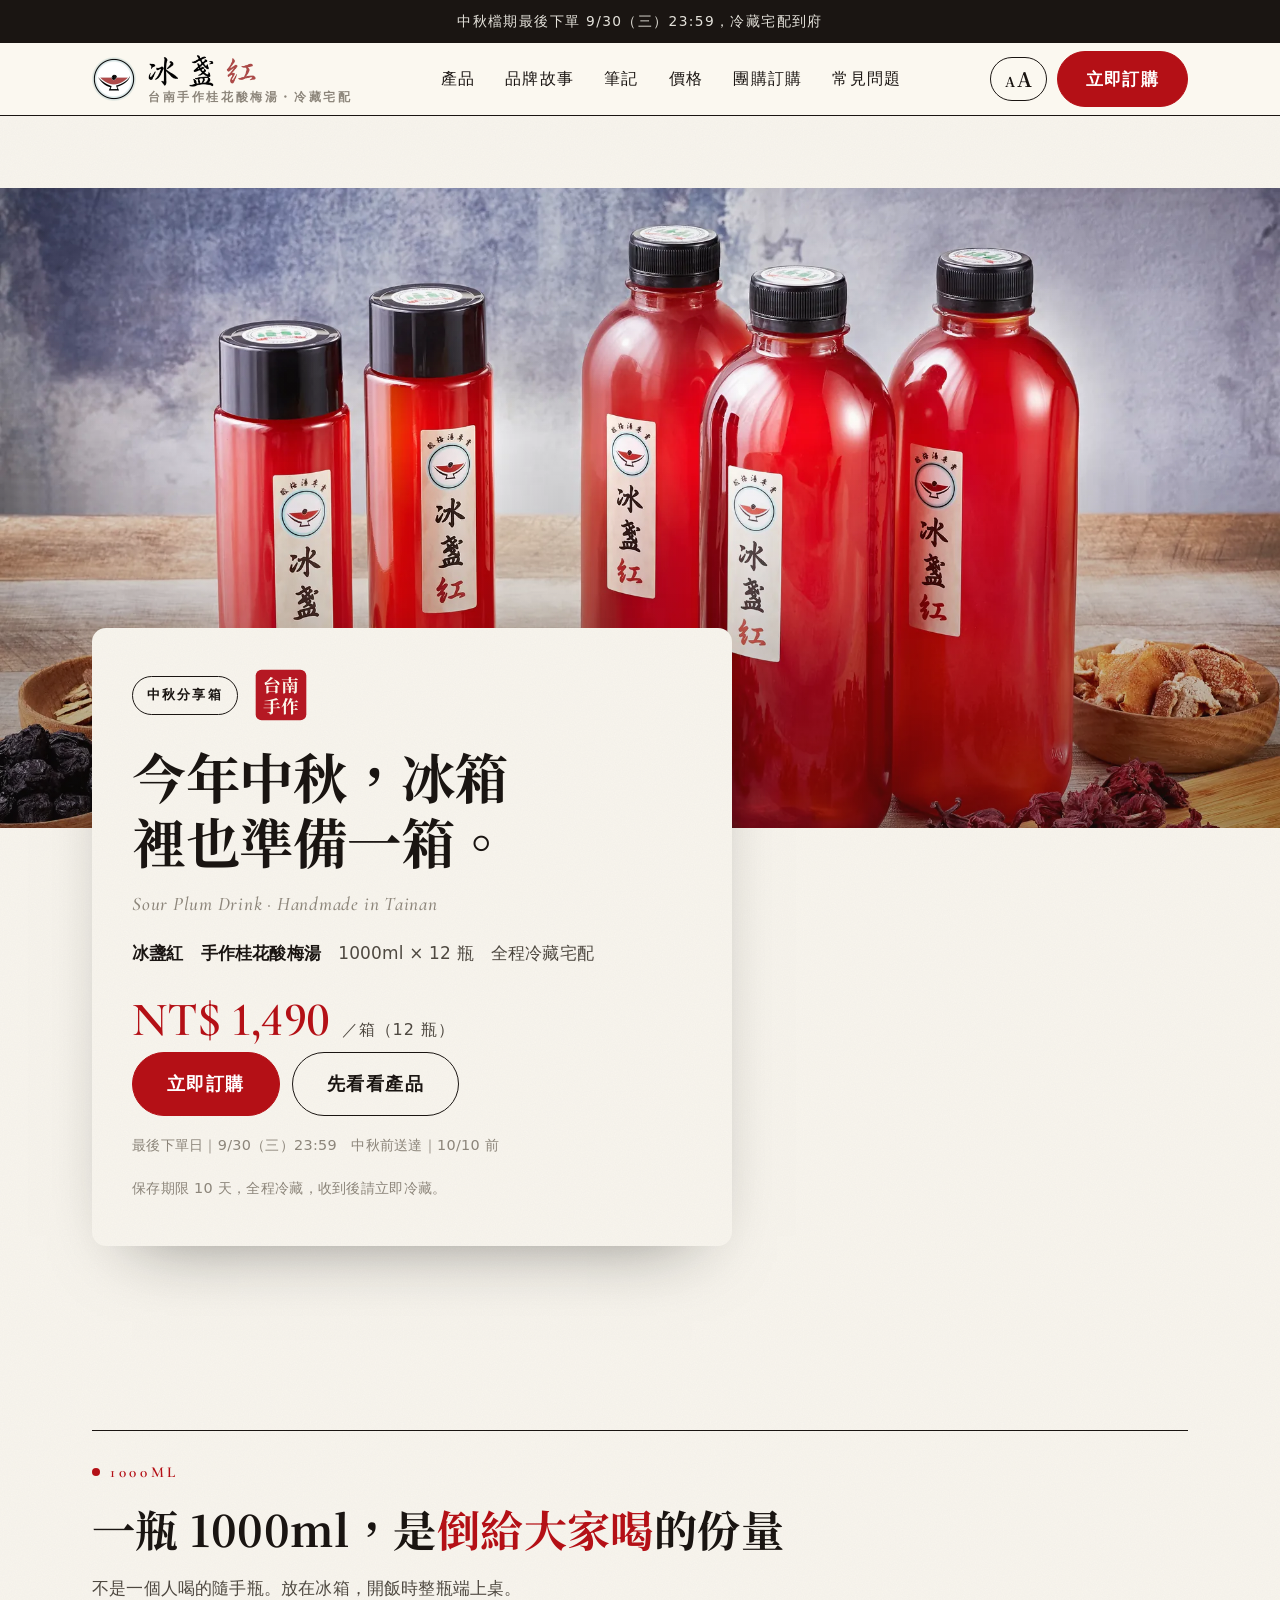
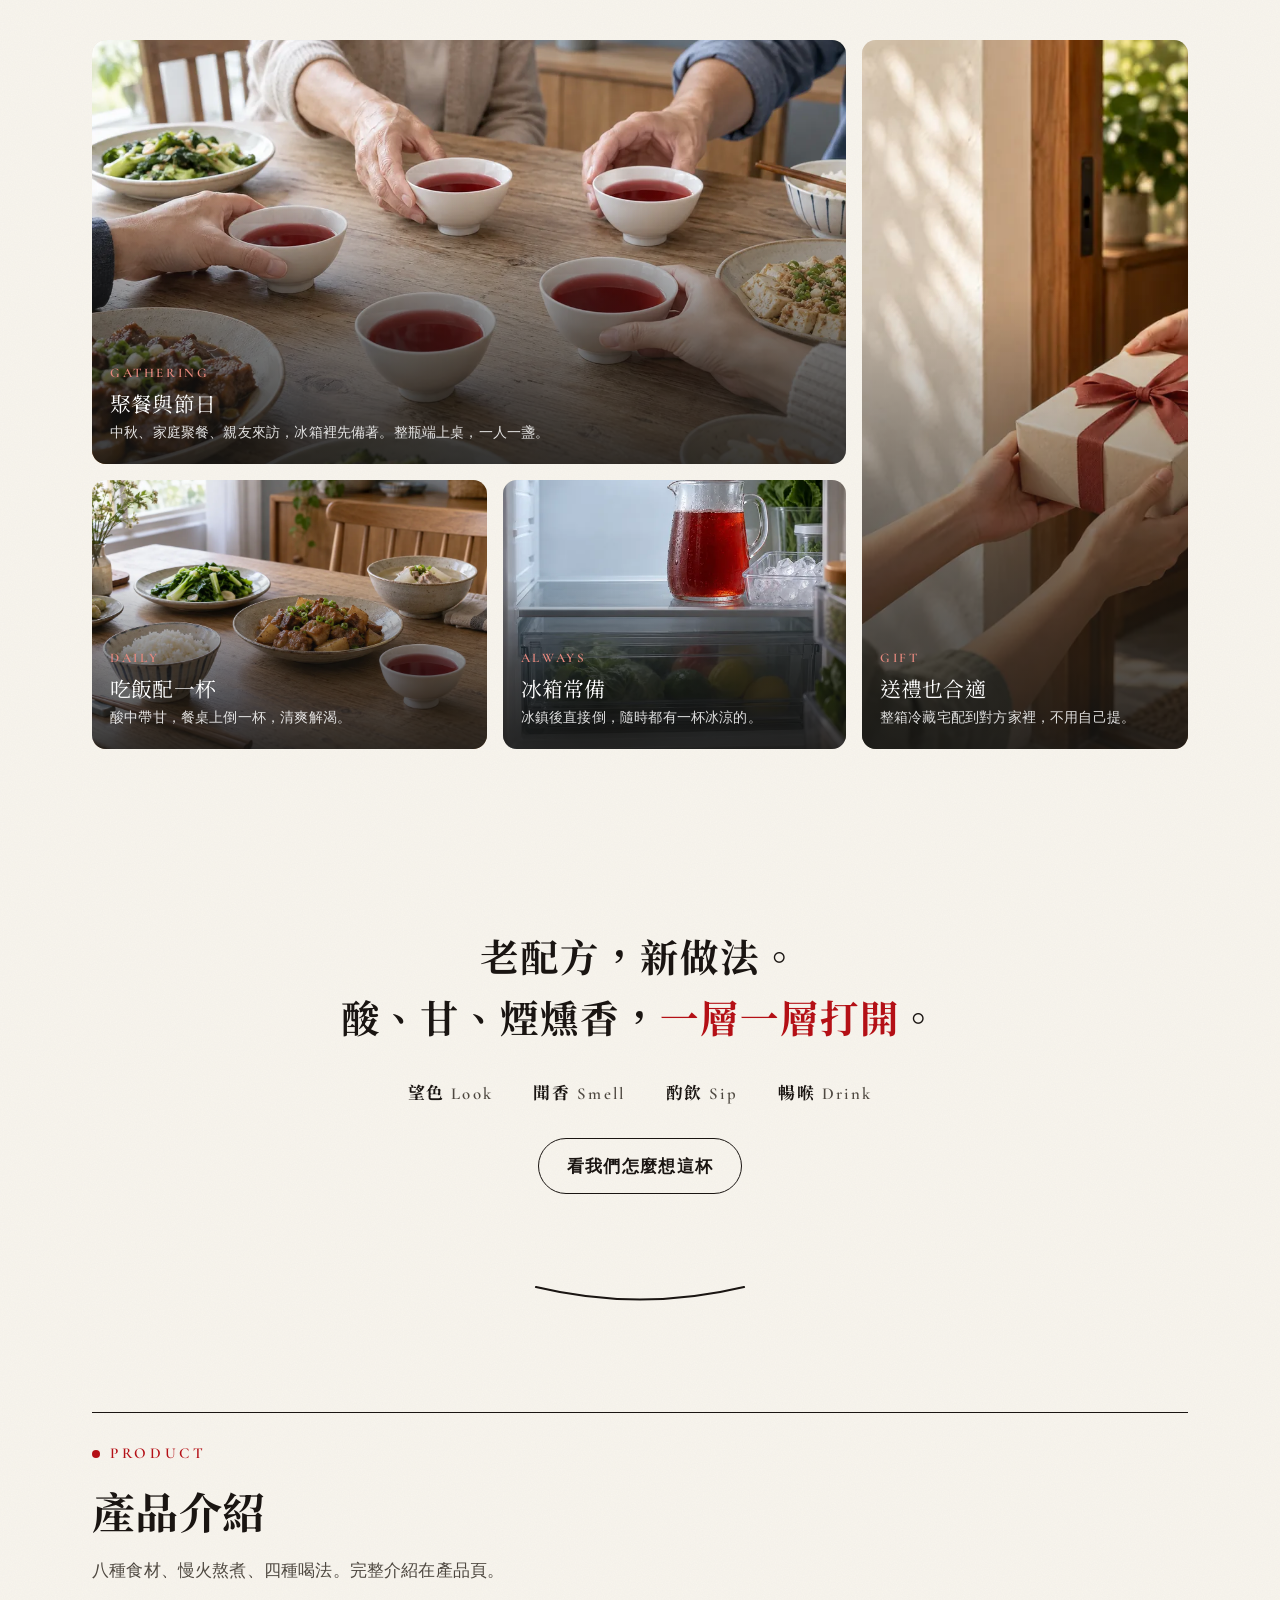
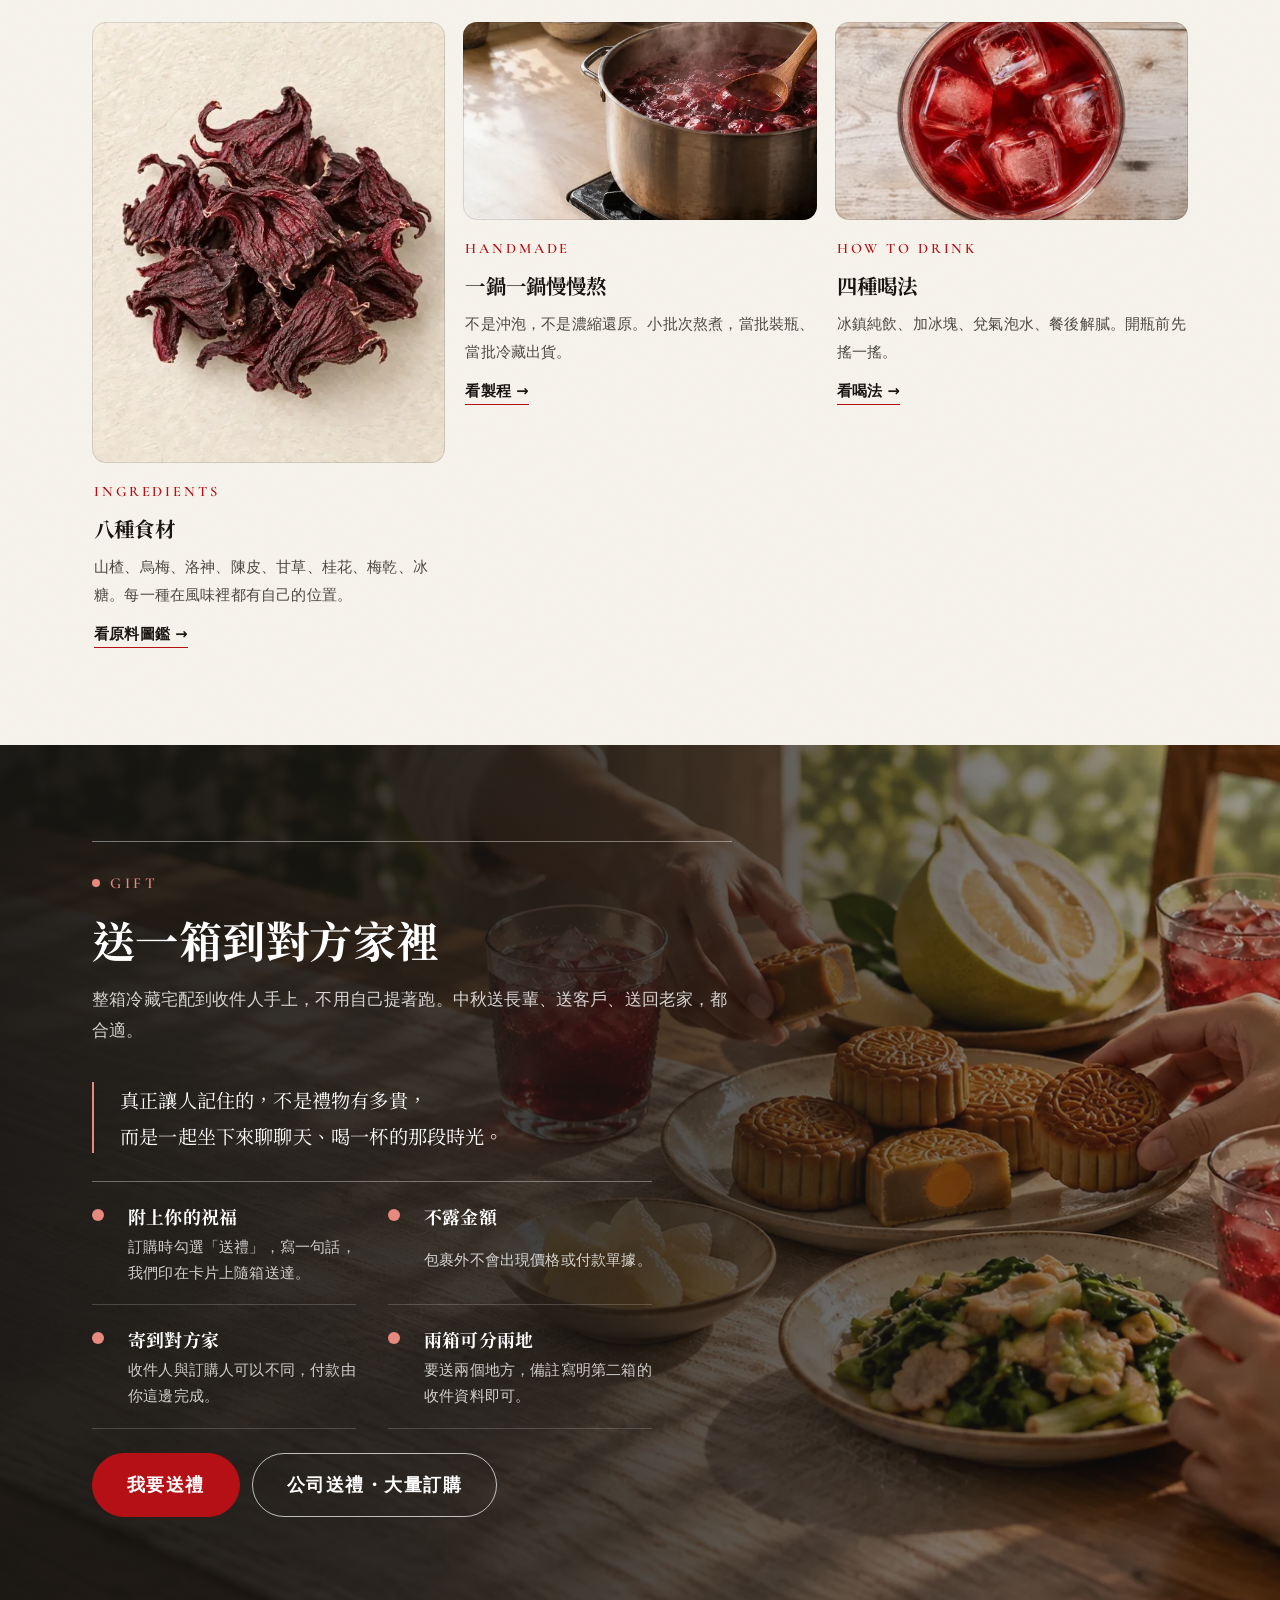
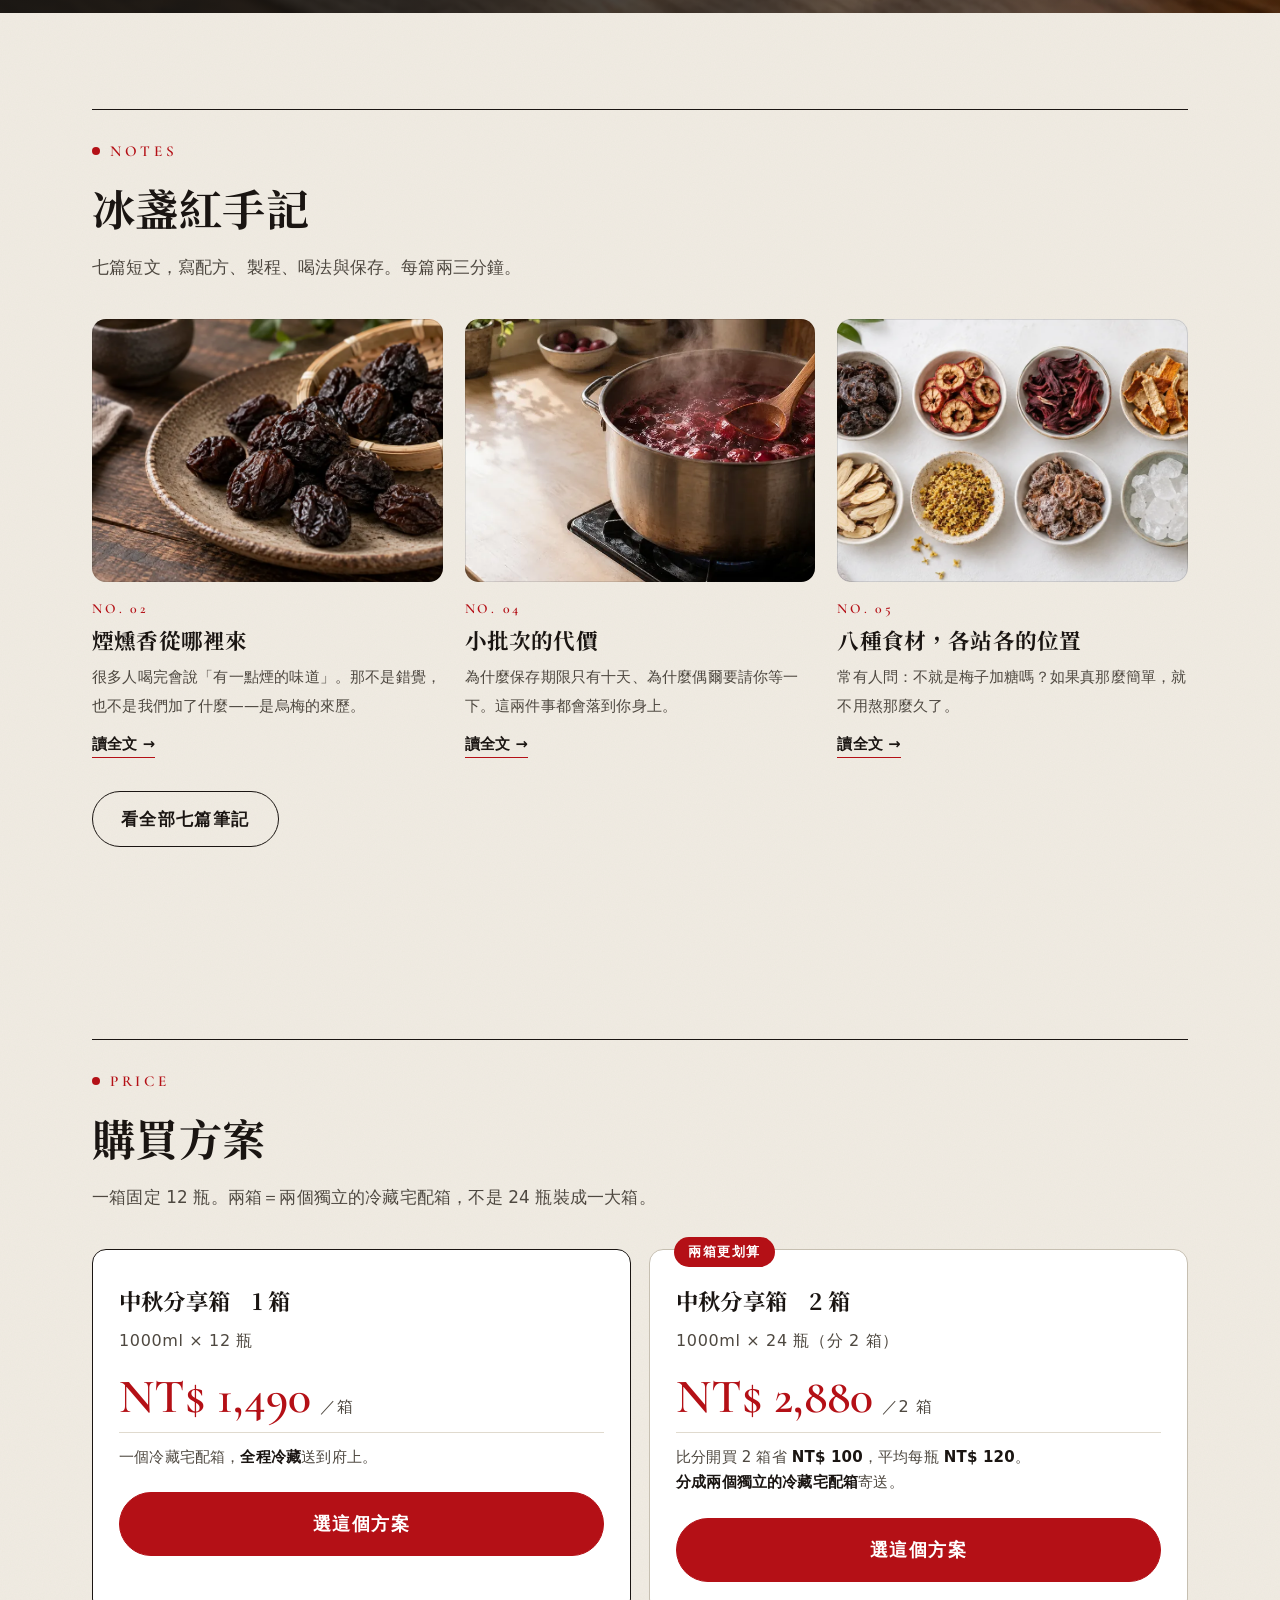
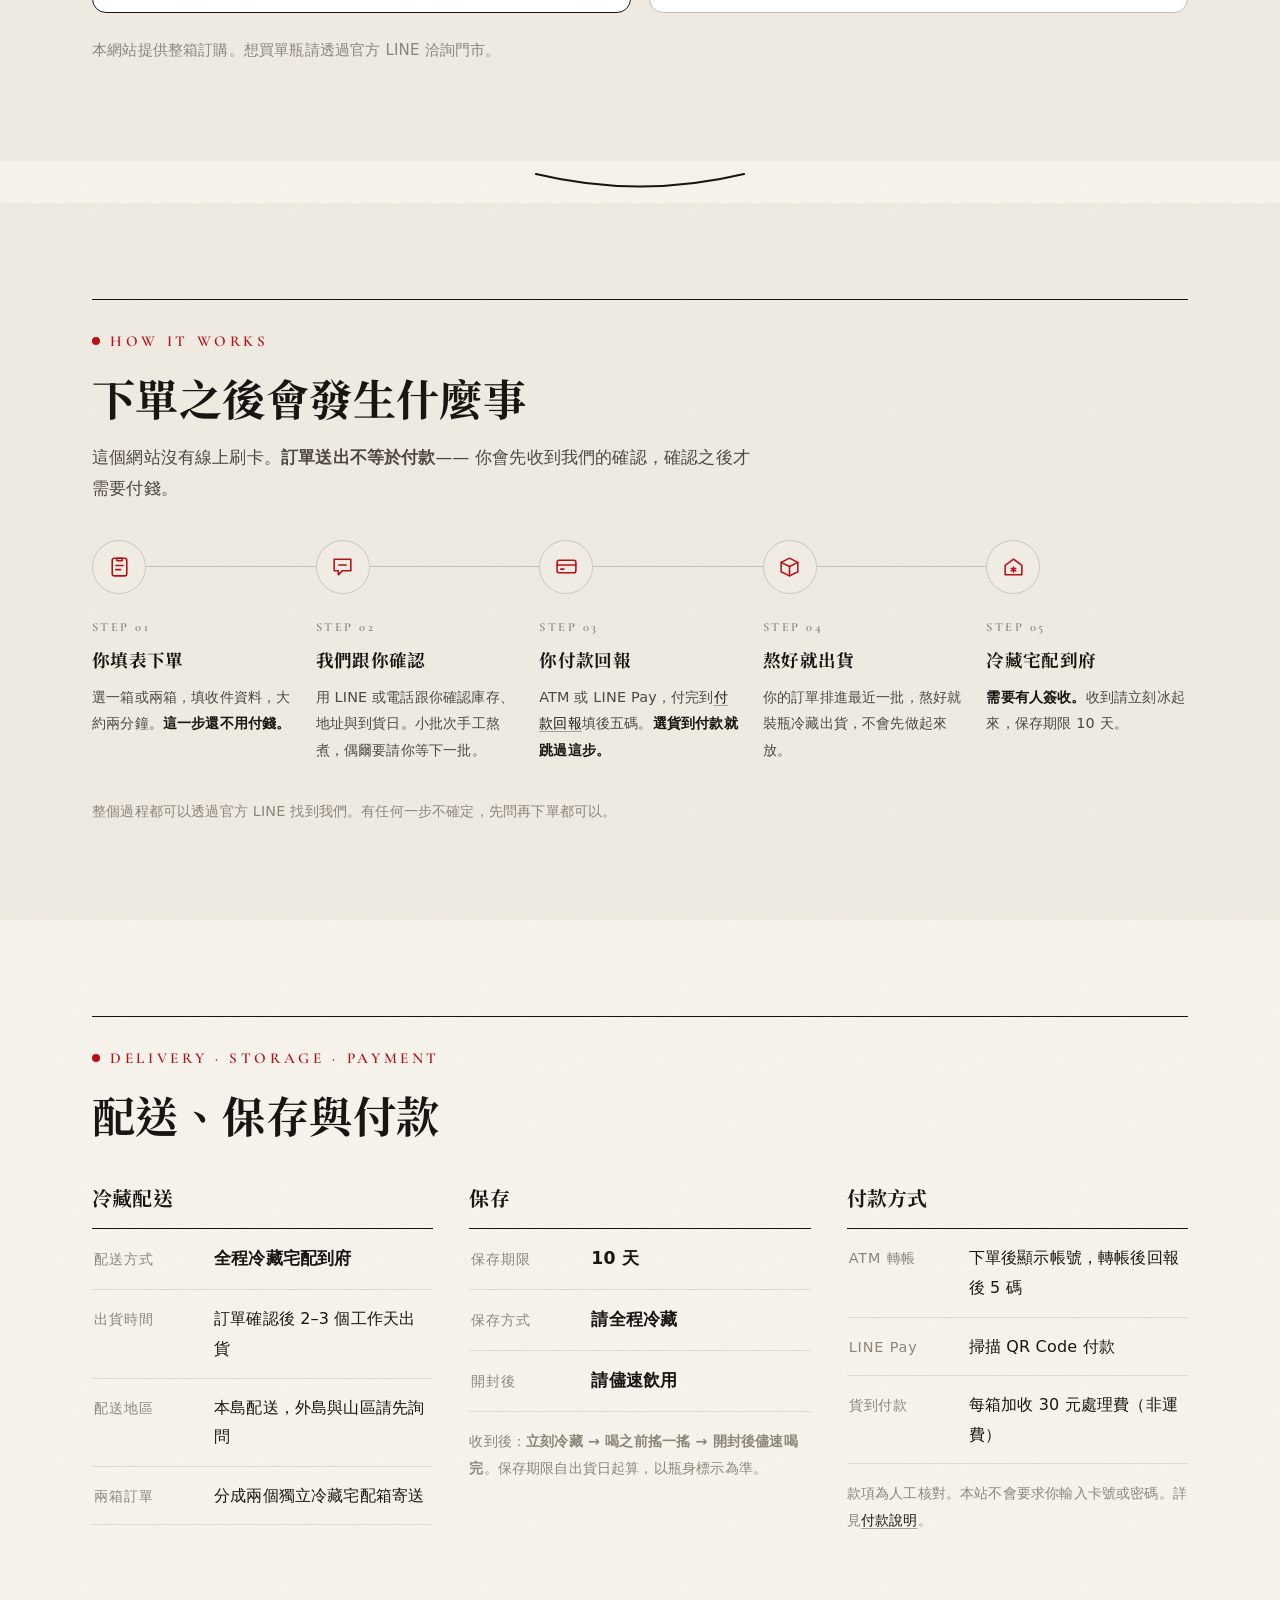
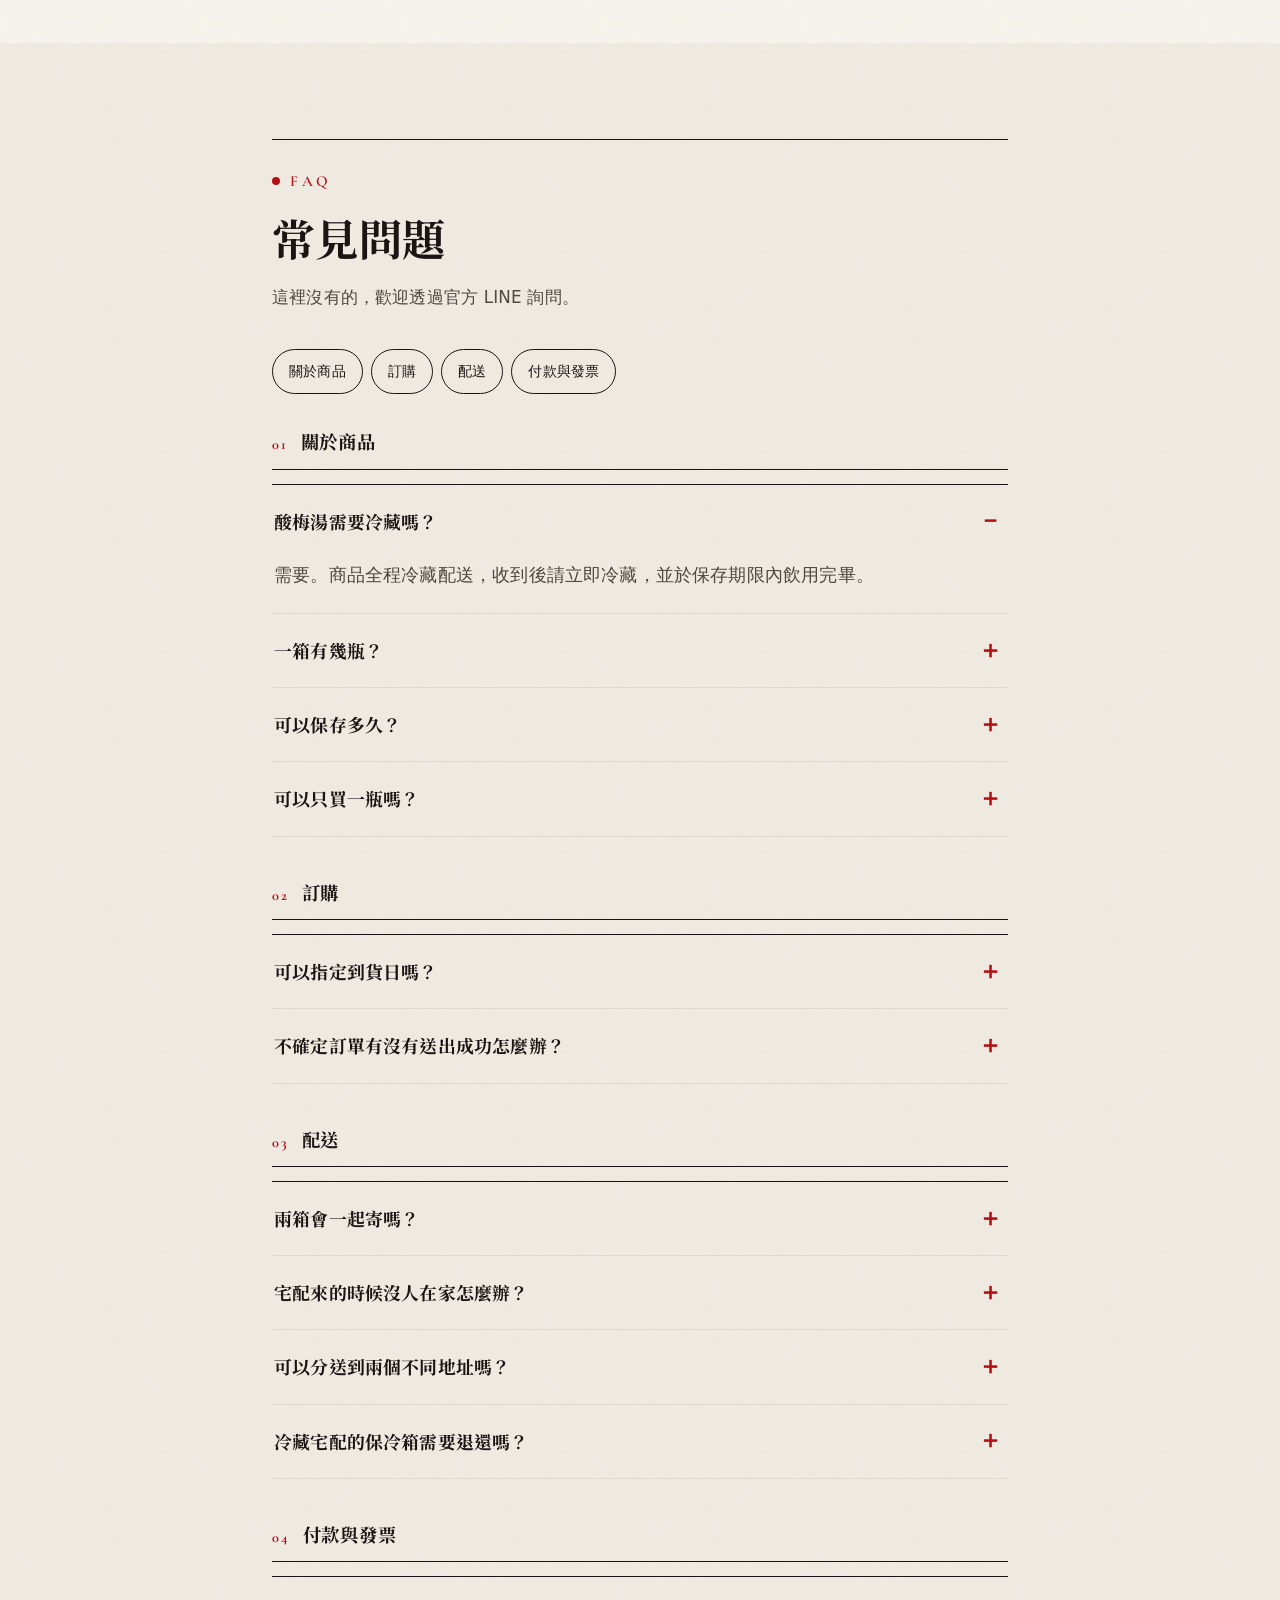
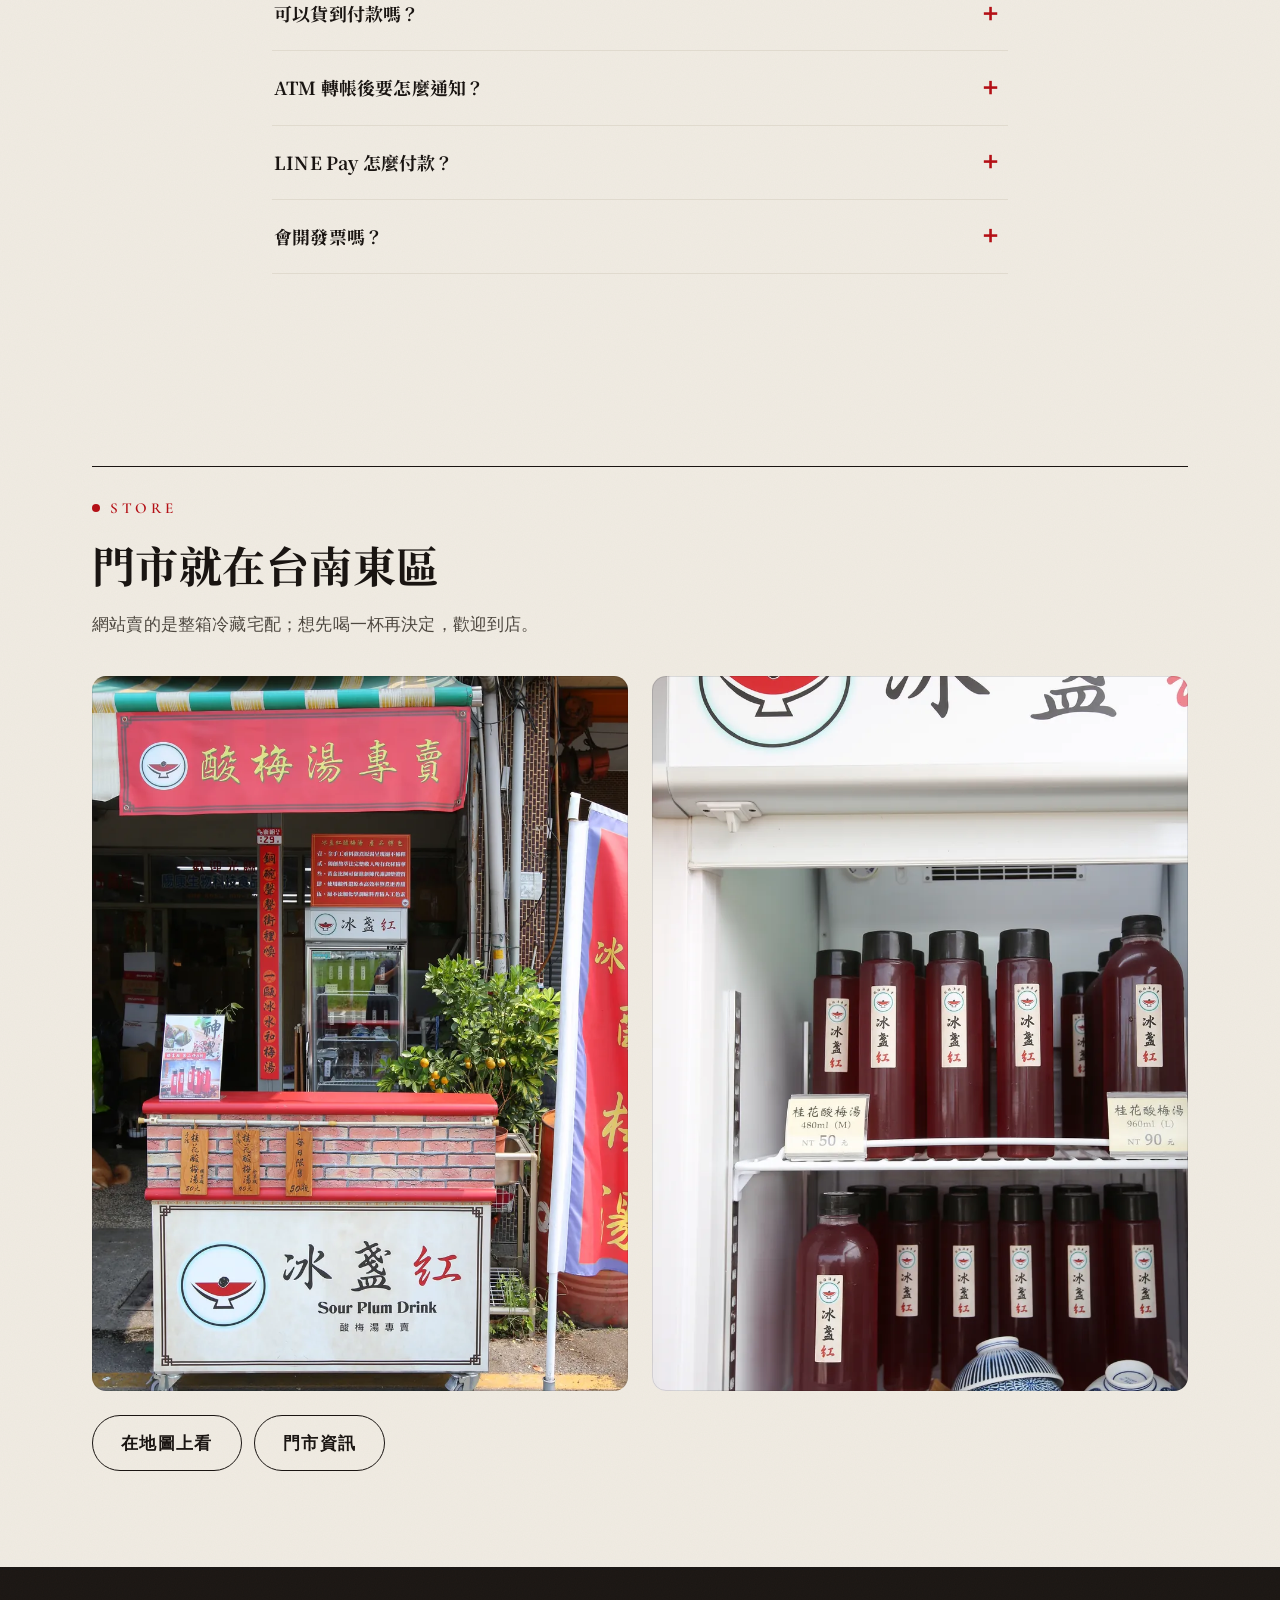
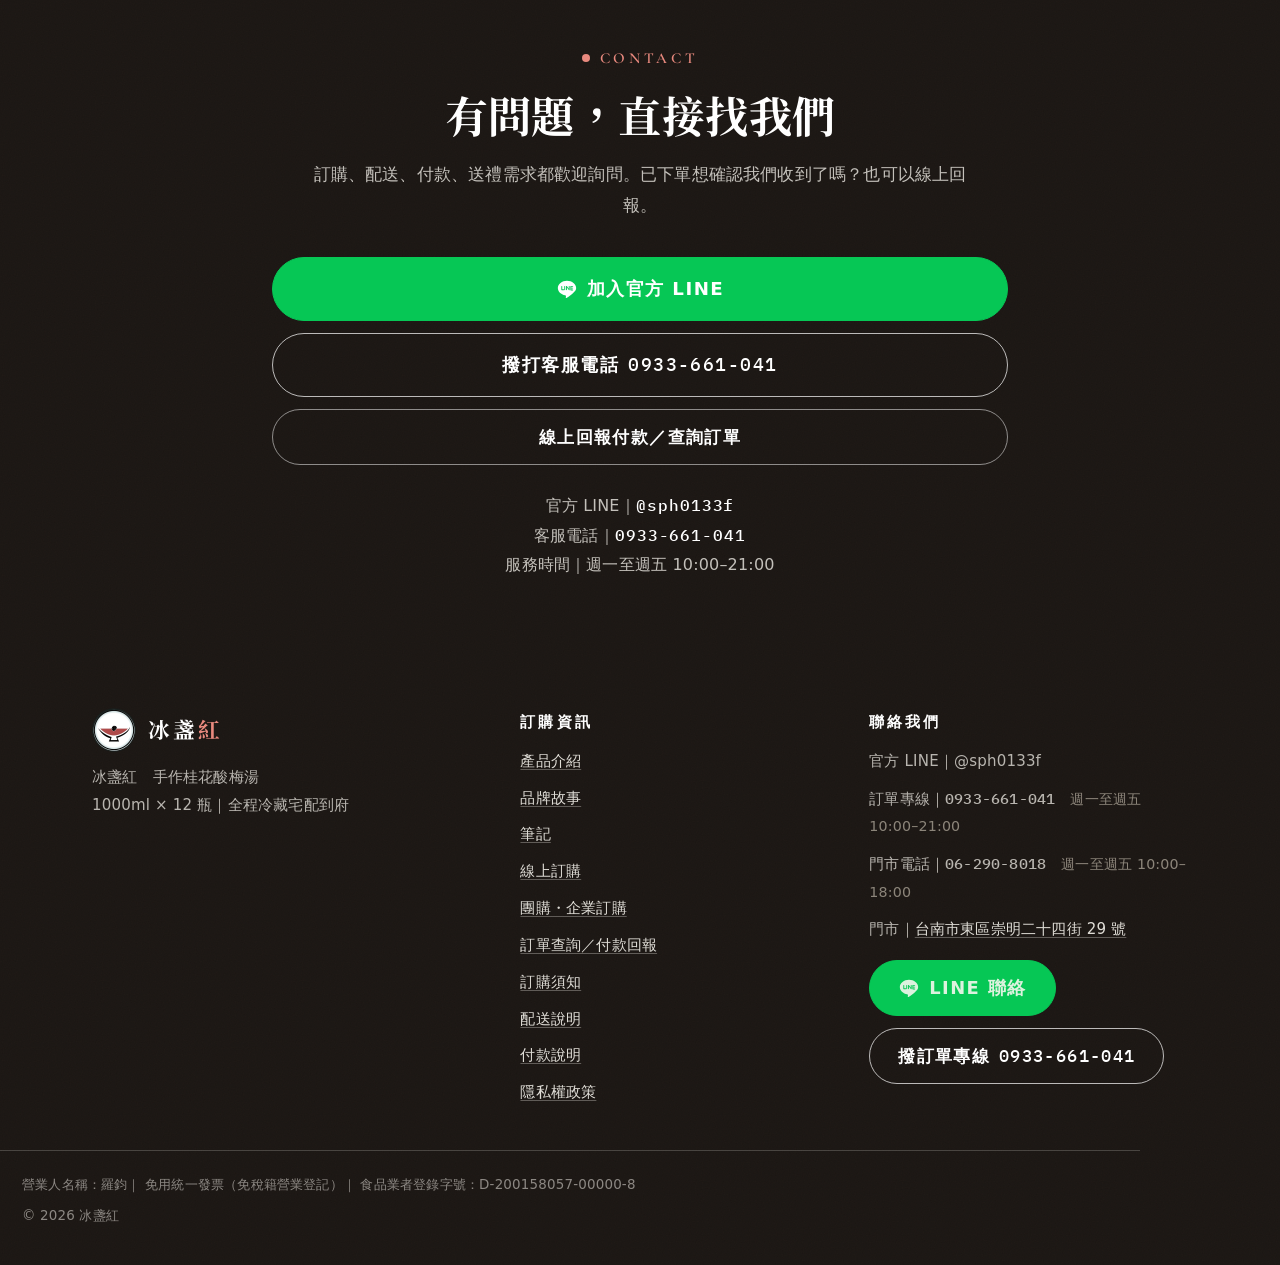
<file: index.html>
<!DOCTYPE html>
<html lang="zh-Hant-TW">
<head>
<meta charset="utf-8">
<meta name="viewport" content="width=device-width, initial-scale=1">
<title>冰盞紅 手作桂花酸梅湯｜台南手作・冷藏宅配到府</title>
<meta name="description" content="冰盞紅酸梅湯，台南手作。以山楂、烏梅、洛神、陳皮、甘草、桂花等食材熬煮，1000ml 家庭分享裝，一箱 12 瓶，全程冷藏宅配到府。">
<meta name="keywords" content="冰盞紅,冰盞紅酸梅湯,酸梅湯,台南酸梅湯,手工酸梅湯,冷藏酸梅湯,酸梅湯宅配,中秋酸梅湯">
<link rel="canonical" href="https://vegeta1260-ai.github.io/bingzhanhong-site/">
<meta property="og:type" content="website">
<meta property="og:title" content="冰盞紅 手作桂花酸梅湯｜台南手作・冷藏宅配到府">
<meta property="og:description" content="八種食材手工熬煮，一箱 1000ml × 12 瓶。全程冷藏宅配，接單後才熬。">
<meta property="og:image" content="https://vegeta1260-ai.github.io/bingzhanhong-site/assets/img/og-cover.jpg">
<!-- @meta:auto -->
<meta property="og:url" content="https://vegeta1260-ai.github.io/bingzhanhong-site/">
<meta property="og:site_name" content="冰盞紅">
<meta property="og:image:width" content="1200">
<meta property="og:image:height" content="630">
<meta property="og:image:alt" content="冰盞紅 手作桂花酸梅湯">
<meta name="twitter:card" content="summary_large_image">
<meta name="twitter:title" content="冰盞紅 手作桂花酸梅湯｜台南手作・冷藏宅配到府">
<meta name="twitter:description" content="八種食材手工熬煮，一箱 1000ml × 12 瓶。全程冷藏宅配，接單後才熬。">
<meta name="twitter:image" content="https://vegeta1260-ai.github.io/bingzhanhong-site/assets/img/og-cover.jpg">
<!-- @end:meta -->
<meta property="og:locale" content="zh_TW">
<!-- @include:head -->
<meta name="theme-color" content="#161513">
<link rel="icon" href="assets/img/favicon.svg" type="image/svg+xml">
<link rel="preconnect" href="https://fonts.googleapis.com">
<link rel="preconnect" href="https://fonts.gstatic.com" crossorigin>
<!-- 標題宋體一個字重、英文 Cormorant 襯線（呼應標誌上的 Sour Plum Drink）、等寬體；內文用系統字，零下載 -->
<link href="https://fonts.googleapis.com/css2?family=Cormorant+Garamond:ital,wght@0,600;1,500&family=IBM+Plex+Mono:wght@500&family=Noto+Serif+TC:wght@700&display=swap" rel="stylesheet">
<link rel="stylesheet" href="assets/css/site.css?v=3c630b4d">
<!-- @end:head -->
</head>

<body class="has-bottombar">

<!-- @include:header -->
<a class="skip-link" href="#main">跳到主要內容</a>
<div class="ribbon"><span data-bzh="campaign.banner"></span></div>
<header class="site-header">
  <div class="wrap site-header__in">
    <a class="brand" href="index.html">
      <img class="brand__mark" src="assets/img/logo-mark.png" alt="" width="44" height="44">
      <span class="brand__txt">
        <img class="brand__wordmark" src="assets/img/wordmark.png" alt="冰盞紅" width="747" height="221">
        <span class="brand__sub" data-bzh="brand.tagline">台南手作酸梅湯・冷藏宅配</span>
      </span>
    </a>
    <nav class="nav" aria-label="主選單">
      <a href="product.html">產品</a>
      <a href="story.html">品牌故事</a>
      <a href="notes.html">筆記</a>
      <a href="index.html#price">價格</a>
      <a href="wholesale.html">團購訂購</a>
      <a href="index.html#faq">常見問題</a>
    </nav>
    <div class="header-tools">
      <button class="fontsize" type="button" id="fontsize-toggle" aria-pressed="false" title="放大字體" aria-label="放大字體">
        <span class="fontsize__s">A</span><span class="fontsize__l">A</span>
      </button>
      <a class="btn btn--primary header-cta" href="order.html">立即訂購</a>
    </div>
  </div>
</header>
<!-- @end:header -->

<main id="main" tabindex="-1">

<!-- ===== 1. Hero：滿版照片，資訊面板疊在上面 ===== -->
<section class="hero hero--bleed">
  <div class="hero__media" data-ph="官方實拍：五瓶並列，獨享瓶與分享瓶">
    <picture><source type="image/webp" srcset="assets/img/hero-wide@480w.webp 480w, assets/img/hero-wide@800w.webp 800w, assets/img/hero-wide@1200w.webp 1200w, assets/img/hero-wide.webp 2000w" sizes="100vw"><img src="assets/img/hero-wide.jpg" data-fallback="assets/img/drink-4.jpg" alt="冰盞紅手作桂花酸梅湯" width="2000" height="1000" srcset="assets/img/hero-wide@480w.jpg 480w, assets/img/hero-wide@800w.jpg 800w, assets/img/hero-wide@1200w.jpg 1200w, assets/img/hero-wide.jpg 2000w" sizes="100vw"></picture>
  </div>
  <div class="hero__panel">
    <div class="hero__tagrow">
      <span class="hero__tag" data-bzh="campaign.label">中秋分享箱</span>
      <span class="seal" aria-hidden="true">
        <svg viewBox="0 0 64 64"><rect x="2" y="2" width="60" height="60" rx="7" fill="#B51823"/>
          <text x="32" y="29" text-anchor="middle" font-family="Noto Serif TC,serif" font-size="21" font-weight="700" fill="#FBF6EA">台南</text>
          <text x="32" y="53" text-anchor="middle" font-family="Noto Serif TC,serif" font-size="21" font-weight="700" fill="#FBF6EA">手作</text>
        </svg>
      </span>
    </div>
    <h1 class="hero__title" data-bzh="campaign.heroTitle">今年中秋，冰箱裡也準備一箱。</h1>
    <p class="hero__latin">Sour Plum Drink · Handmade in Tainan</p>
    <p class="hero__sub"><b data-bzh="brand.product">冰盞紅酸梅湯</b>　<span data-bzh="product.spec">1000ml × 12 瓶</span>　全程冷藏宅配</p>
    <p class="hero__price">
      <span class="amt" data-bzh="price.box1">NT$ 1,490</span>
      <span class="unit">／箱（12 瓶）</span>
    </p>
    <div class="btn-row">
      <a class="btn btn--primary btn--lg" href="order.html">立即訂購</a>
      <a class="btn btn--ghost btn--lg" href="product.html">先看看產品</a>
    </div>
    <p class="hero__note" data-bzh-campaign="on">最後下單日｜<span data-bzh="campaign.deadline">9/30（三）23:59</span>　中秋前送達｜<span data-bzh="campaign.deliveryWindow">10/10 前</span></p>
    <p class="hero__note">保存期限 <span data-bzh="product.shelfLife">10 天</span>，全程冷藏，收到後請立即冷藏。</p>
  </div>
</section>

<!-- ===== 2. 情境：四張照片磁磚 ===== -->
<section class="sec">
  <div class="wrap">
    <div class="sec-head">
      <span class="sec-kicker">1000ml</span>
      <h2 class="sec-title">一瓶 1000ml，是<em>倒給大家喝</em>的份量</h2>
      <p class="sec-lead">不是一個人喝的隨手瓶。放在冰箱，開飯時整瓶端上桌。</p>
    </div>
    <div class="tiles">
      <a class="tile tile--wide" href="index.html#gift" data-ph="全景：餐桌上數只白瓷盞，幾隻手正伸過去拿">
        <picture><source type="image/webp" srcset="assets/img/scene-share@480w.webp 480w, assets/img/scene-share@800w.webp 800w, assets/img/scene-share.webp 1200w" sizes="100vw"><img src="assets/img/scene-share.jpg" data-fallback="assets/img/scene-party.jpg" alt="聚餐時一人一盞" width="1200" height="900" srcset="assets/img/scene-share@480w.jpg 480w, assets/img/scene-share@800w.jpg 800w, assets/img/scene-share.jpg 1200w" sizes="100vw"></picture>
        <span class="tile__body"><span class="tile__k">Gathering</span><span class="tile__t">聚餐與節日</span><span class="tile__d">中秋、家庭聚餐、親友來訪，冰箱裡先備著。整瓶端上桌，一人一盞。</span></span>
      </a>
      <a class="tile tile--tall" href="index.html#gift" data-ph="中景：雙手在門口交付繫緞帶的紙盒">
        <picture><source type="image/webp" srcset="assets/img/scene-gift@480w.webp 480w, assets/img/scene-gift.webp 600w" sizes="100vw"><img src="assets/img/scene-gift.jpg" data-fallback="assets/img/process-prep.jpg" alt="送禮" loading="lazy" width="600" height="800" srcset="assets/img/scene-gift@480w.jpg 480w, assets/img/scene-gift.jpg 600w" sizes="100vw"></picture>
        <span class="tile__body"><span class="tile__k">Gift</span><span class="tile__t">送禮也合適</span><span class="tile__d">整箱冷藏宅配到對方家裡，不用自己提。</span></span>
      </a>
      <a class="tile tile--sm" href="product.html#drink" data-ph="中景：家常餐桌，一盤菜與一杯">
        <picture><source type="image/webp" srcset="assets/img/scene-meal@480w.webp 480w, assets/img/scene-meal@800w.webp 800w, assets/img/scene-meal.webp 1200w" sizes="100vw"><img src="assets/img/scene-meal.jpg" data-fallback="assets/img/drink-4.jpg" alt="吃飯配一杯" loading="lazy" width="600" height="800" srcset="assets/img/scene-meal@480w.jpg 480w, assets/img/scene-meal@800w.jpg 800w, assets/img/scene-meal.jpg 1200w" sizes="100vw"></picture>
        <span class="tile__body"><span class="tile__k">Daily</span><span class="tile__t">吃飯配一杯</span><span class="tile__d">酸中帶甘，餐桌上倒一杯，清爽解渴。</span></span>
      </a>
      <a class="tile tile--sm" href="product.html#spec" data-ph="冷光：打開的冰箱層架，一只玻璃壺與冰塊">
        <picture><source type="image/webp" srcset="assets/img/scene-fridge@480w.webp 480w, assets/img/scene-fridge.webp 600w" sizes="100vw"><img src="assets/img/scene-fridge.jpg" data-fallback="assets/img/drink-2.jpg" alt="冰箱常備" loading="lazy" width="600" height="800" srcset="assets/img/scene-fridge@480w.jpg 480w, assets/img/scene-fridge.jpg 600w" sizes="100vw"></picture>
        <span class="tile__body"><span class="tile__k">Always</span><span class="tile__t">冰箱常備</span><span class="tile__d">冰鎮後直接倒，隨時都有一杯冰涼的。</span></span>
      </a>
    </div>
  </div>
</section>

<!-- ===== 品牌宣言（理念取自粉專簡介，重新撰寫）===== -->
<section class="manifesto">
  <div class="wrap">
    <p class="manifesto__q"><span>老配方，新做法。</span><br><span>酸、甘、煙燻香，</span><span><em>一層一層打開</em>。</span></p>
    <ul class="manifesto__lines">
      <li><b>望色</b>Look</li>
      <li><b>聞香</b>Smell</li>
      <li><b>酌飲</b>Sip</li>
      <li><b>暢喉</b>Drink</li>
    </ul>
    <div class="btn-row" style="justify-content:center;margin-top:28px">
      <a class="btn btn--ghost" href="story.html#idea">看我們怎麼想這杯</a>
    </div>
  </div>
</section>

<div class="arc-divider" aria-hidden="true"><svg viewBox="0 0 220 26"><path d="M6 5 Q110 30 214 5" fill="none" stroke="#B51823" stroke-width="2.2" stroke-linecap="round"/></svg></div>
<!-- ===== 3. 認識這一瓶（摘要，完整內容在產品頁）===== -->
<section class="sec" id="about">
  <div class="wrap">
    <div class="sec-head">
      <span class="sec-kicker">PRODUCT</span>
      <h2 class="sec-title">產品介紹</h2>
      <p class="sec-lead">八種食材、慢火熬煮、四種喝法。完整介紹在產品頁。</p>
    </div>
    <div class="intro-cards intro-cards--feature">
      <a class="intro-card" href="product.html#ingredients">
        <figure class="ph" data-ph="食材平拍：烏梅、山楂、洛神、桂花">
          <picture><source type="image/webp" srcset="assets/img/ing-luoshen@480w.webp 480w, assets/img/ing-luoshen.webp 600w" sizes="100vw"><img src="assets/img/ing-luoshen.jpg" alt="酸梅湯的食材" loading="lazy" width="640" height="400" srcset="assets/img/ing-luoshen@480w.jpg 480w, assets/img/ing-luoshen.jpg 600w" sizes="100vw"></picture>
        </figure>
        <div class="intro-card__body">
          <span class="intro-card__k">INGREDIENTS</span>
          <h3 class="intro-card__t">八種食材</h3>
          <p class="intro-card__d"><span data-bzh="product.ingredients">山楂、烏梅、洛神、陳皮、甘草、桂花、梅乾、冰糖</span>。每一種在風味裡都有自己的位置。</p>
          <span class="intro-card__more">看原料圖鑑 →</span>
        </div>
      </a>
      <a class="intro-card" href="product.html#process">
        <figure class="ph" data-ph="製程照：熬煮中的鍋">
          <picture><source type="image/webp" srcset="assets/img/process-pot@480w.webp 480w, assets/img/process-pot.webp 600w" sizes="100vw"><img src="assets/img/process-pot.jpg" data-fallback="assets/img/ing-wumei.jpg" alt="手工熬煮酸梅湯" loading="lazy" width="640" height="400" srcset="assets/img/process-pot@480w.jpg 480w, assets/img/process-pot.jpg 600w" sizes="100vw"></picture>
        </figure>
        <div class="intro-card__body">
          <span class="intro-card__k">HANDMADE</span>
          <h3 class="intro-card__t">一鍋一鍋慢慢熬</h3>
          <p class="intro-card__d">不是沖泡，不是濃縮還原。小批次熬煮，當批裝瓶、當批冷藏出貨。</p>
          <span class="intro-card__more">看製程 →</span>
        </div>
      </a>
      <a class="intro-card" href="product.html#drink">
        <figure class="ph" data-ph="喝法：加冰塊的玻璃杯">
          <picture><source type="image/webp" srcset="assets/img/drink-2@480w.webp 480w, assets/img/drink-2.webp 800w" sizes="100vw"><img src="assets/img/drink-2.jpg" alt="加冰塊的酸梅湯" loading="lazy" width="640" height="400" srcset="assets/img/drink-2@480w.jpg 480w, assets/img/drink-2.jpg 800w" sizes="100vw"></picture>
        </figure>
        <div class="intro-card__body">
          <span class="intro-card__k">HOW TO DRINK</span>
          <h3 class="intro-card__t">四種喝法</h3>
          <p class="intro-card__d">冰鎮純飲、加冰塊、兌氣泡水、餐後解膩。開瓶前先搖一搖。</p>
          <span class="intro-card__more">看喝法 →</span>
        </div>
      </a>
    </div>
  </div>
</section>

<!-- ===== 4. 送禮 ===== -->
<section class="sec bleed" id="gift">
  <div class="bleed__bg" data-ph="出血背景：中秋餐桌全景">
    <picture><source type="image/webp" srcset="assets/img/scene-party@480w.webp 480w, assets/img/scene-party@800w.webp 800w, assets/img/scene-party@1200w.webp 1200w, assets/img/scene-party.webp 1920w" sizes="100vw"><img src="assets/img/scene-party.jpg" data-fallback="assets/img/drink-4.jpg" alt="" loading="lazy" width="1920" height="900" srcset="assets/img/scene-party@480w.jpg 480w, assets/img/scene-party@800w.jpg 800w, assets/img/scene-party@1200w.jpg 1200w, assets/img/scene-party.jpg 1920w" sizes="100vw"></picture>
  </div>
  <div class="wrap">
    <div class="grid" style="max-width:640px">
      <div>
        <div class="sec-head">
          <span class="sec-kicker">GIFT</span>
          <h2 class="sec-title">送一箱到對方家裡</h2>
          <p class="sec-lead">整箱冷藏宅配到收件人手上，不用自己提著跑。<span data-bzh-campaign="on">中秋送長輩、送客戶、送回老家，都合適。</span></p>
        </div>
        <p class="pullquote" style="border-left-color:#E8897E;color:#fff;font-size:1.2rem;max-width:560px;margin:0 0 28px">真正讓人記住的，不是禮物有多貴，<br>而是一起坐下來聊聊天、喝一杯的那段時光。</p>
        <ul class="gift-points">
          <li><b>附上你的祝福</b><span>訂購時勾選「送禮」，寫一句話，我們印在卡片上隨箱送達。</span></li>
          <li><b>不露金額</b><span>包裹外不會出現價格或付款單據。</span></li>
          <li><b>寄到對方家</b><span>收件人與訂購人可以不同，付款由你這邊完成。</span></li>
          <li><b>兩箱可分兩地</b><span>要送兩個地方，備註寫明第二箱的收件資料即可。</span></li>
        </ul>
        <div class="btn-row mt-24">
          <a class="btn btn--primary btn--lg" href="order.html?gift=1">我要送禮</a>
          <a class="btn btn--ghost btn--lg" href="wholesale.html">公司送禮・大量訂購</a>
        </div>
      </div>
    </div>
  </div>
</section>

<!-- ===== 筆記：三篇短文 ===== -->
<section class="sec sec--alt" id="notes">
  <div class="wrap">
    <div class="sec-head">
      <span class="sec-kicker">Notes</span>
      <h2 class="sec-title">冰盞紅手記</h2>
      <p class="sec-lead">七篇短文，寫配方、製程、喝法與保存。每篇兩三分鐘。</p>
    </div>
    <div class="articles">
      <a class="article" href="notes.html#smoke">
        <figure class="ph" data-ph="專欄：烏梅特寫，深褐色皺褶表面">
          <picture><source type="image/webp" srcset="assets/img/note-smoke@480w.webp 480w, assets/img/note-smoke@800w.webp 800w, assets/img/note-smoke.webp 960w" sizes="100vw"><img src="assets/img/note-smoke.jpg" data-fallback="assets/img/ing-wumei.jpg" alt="" loading="lazy" width="800" height="600" srcset="assets/img/note-smoke@480w.jpg 480w, assets/img/note-smoke@800w.jpg 800w, assets/img/note-smoke.jpg 960w" sizes="100vw"></picture>
        </figure>
        <span class="article__k">No. 02</span>
        <h3 class="article__t">煙燻香從哪裡來</h3>
        <p class="article__d">很多人喝完會說「有一點煙的味道」。那不是錯覺，也不是我們加了什麼——是烏梅的來歷。</p>
        <span class="article__more">讀全文 →</span>
      </a>
      <a class="article" href="notes.html#batch">
        <figure class="ph" data-ph="專欄：熬煮中的鍋，蒸氣與木杓">
          <picture><source type="image/webp" srcset="assets/img/process-pot@480w.webp 480w, assets/img/process-pot.webp 600w" sizes="100vw"><img src="assets/img/process-pot.jpg" alt="" loading="lazy" width="800" height="600" srcset="assets/img/process-pot@480w.jpg 480w, assets/img/process-pot.jpg 600w" sizes="100vw"></picture>
        </figure>
        <span class="article__k">No. 04</span>
        <h3 class="article__t">小批次的代價</h3>
        <p class="article__d">為什麼保存期限只有十天、為什麼偶爾要請你等一下。這兩件事都會落到你身上。</p>
        <span class="article__more">讀全文 →</span>
      </a>
      <a class="article" href="notes.html#eight">
        <figure class="ph" data-ph="專欄：八種乾料分別放在小碟中，俯拍">
          <picture><source type="image/webp" srcset="assets/img/note-eight@480w.webp 480w, assets/img/note-eight@800w.webp 800w, assets/img/note-eight.webp 960w" sizes="100vw"><img src="assets/img/note-eight.jpg" data-fallback="assets/img/process-prep.jpg" alt="" loading="lazy" width="800" height="600" srcset="assets/img/note-eight@480w.jpg 480w, assets/img/note-eight@800w.jpg 800w, assets/img/note-eight.jpg 960w" sizes="100vw"></picture>
        </figure>
        <span class="article__k">No. 05</span>
        <h3 class="article__t">八種食材，各站各的位置</h3>
        <p class="article__d">常有人問：不就是梅子加糖嗎？如果真那麼簡單，就不用熬那麼久了。</p>
        <span class="article__more">讀全文 →</span>
      </a>
    </div>
    <div class="btn-row mt-32">
      <a class="btn btn--ghost" href="notes.html">看全部七篇筆記</a>
    </div>
  </div>
</section>

<!-- ===== 5. 購買方案 ===== -->
<section class="sec sec--alt" id="price">
  <div class="wrap">
    <div class="sec-head">
      <span class="sec-kicker">PRICE</span>
      <h2 class="sec-title">購買方案</h2>
      <p class="sec-lead">一箱固定 12 瓶。兩箱＝兩個獨立的冷藏宅配箱，不是 24 瓶裝成一大箱。</p>
    </div>

    <div class="plans">
      <div class="plan plan--main">
        <h3 class="plan__title"><span data-bzh="campaign.label">中秋分享箱</span>　1 箱</h3>
        <p class="plan__spec">1000ml × 12 瓶</p>
        <p class="plan__price"><span class="amt" data-bzh="price.box1">NT$ 1,490</span><span class="unit">／箱</span></p>
        <p class="plan__note">一個冷藏宅配箱，<strong>全程冷藏</strong>送到府上。</p>
        <a class="btn btn--primary btn--block btn--lg" href="order.html?plan=box1">選這個方案</a>
      </div>
      <div class="plan">
        <span class="plan__badge">兩箱更划算</span>
        <h3 class="plan__title"><span data-bzh="campaign.label">中秋分享箱</span>　2 箱</h3>
        <p class="plan__spec">1000ml × 24 瓶（分 2 箱）</p>
        <p class="plan__price"><span class="amt" data-bzh="price.box2">NT$ 2,880</span><span class="unit">／2 箱</span></p>
        <p class="plan__note">
          比分開買 2 箱省 <strong data-bzh="price.box2.save">NT$ 100</strong>，平均每瓶 <strong data-bzh="price.box2.perBottle">NT$ 120</strong>。<br>
          <strong>分成兩個獨立的冷藏宅配箱</strong>寄送。
        </p>
        <a class="btn btn--primary btn--block btn--lg" href="order.html?plan=box2">選這個方案</a>
      </div>
    </div>

    <p class="price-foot">
      本網站提供整箱訂購。想買單瓶請透過官方 LINE 洽詢門市。
    </p>
  </div>
</section>

<div class="arc-divider" aria-hidden="true"><svg viewBox="0 0 220 26"><path d="M6 5 Q110 30 214 5" fill="none" stroke="#B51823" stroke-width="2.2" stroke-linecap="round"/></svg></div>
<!-- @include:flow alt="1" -->
<section class="sec sec--alt" id="flow">
  <div class="wrap">
    <div class="sec-head">
      <span class="sec-kicker">How It Works</span>
      <h2 class="sec-title">下單之後會發生什麼事</h2>
      <p class="sec-lead">這個網站沒有線上刷卡。<b>訂單送出不等於付款</b>——
      你會先收到我們的確認，確認之後才需要付錢。</p>
    </div>

    <ol class="flow">
      <li class="flow__step">
        <span class="flow__icon" aria-hidden="true"><svg viewBox="0 0 24 24" fill="none" stroke="currentColor" stroke-width="1.5" stroke-linecap="round" stroke-linejoin="round"><rect x="5" y="4" width="14" height="17" rx="2"/><path d="M9.5 4h5v2.5h-5z"/><path d="M8.5 11h7M8.5 15h4.5"/></svg></span>
        <div>
          <span class="flow__n">Step 01</span>
          <h3 class="flow__t">你填表下單</h3>
          <p class="flow__d">選一箱或兩箱，填收件資料，大約兩分鐘。<b>這一步還不用付錢。</b></p>
        </div>
      </li>

      <li class="flow__step">
        <span class="flow__icon" aria-hidden="true"><svg viewBox="0 0 24 24" fill="none" stroke="currentColor" stroke-width="1.5" stroke-linecap="round" stroke-linejoin="round"><path d="M20 5H4v11h4v4l4-4h8z"/><path d="M8.5 10.5h7"/></svg></span>
        <div>
          <span class="flow__n">Step 02</span>
          <h3 class="flow__t">我們跟你確認</h3>
          <p class="flow__d">用 LINE 或電話跟你確認庫存、地址與到貨日。小批次手工熬煮，偶爾要請你等下一批。</p>
        </div>
      </li>

      <li class="flow__step">
        <span class="flow__icon" aria-hidden="true"><svg viewBox="0 0 24 24" fill="none" stroke="currentColor" stroke-width="1.5" stroke-linecap="round" stroke-linejoin="round"><rect x="3" y="6" width="18" height="12" rx="2"/><path d="M3 10.5h18M6.5 14.5h3"/></svg></span>
        <div>
          <span class="flow__n">Step 03</span>
          <h3 class="flow__t">你付款回報</h3>
          <p class="flow__d">ATM 或 LINE Pay，付完到<a href="status.html">付款回報</a>填後五碼。<b>選貨到付款就跳過這步。</b></p>
        </div>
      </li>

      <li class="flow__step">
        <span class="flow__icon" aria-hidden="true"><svg viewBox="0 0 24 24" fill="none" stroke="currentColor" stroke-width="1.5" stroke-linecap="round" stroke-linejoin="round"><path d="M4 8l8-4 8 4v9l-8 4-8-4z"/><path d="M4 8l8 4 8-4M12 12v9"/></svg></span>
        <div>
          <span class="flow__n">Step 04</span>
          <h3 class="flow__t">熬好就出貨</h3>
          <p class="flow__d">你的訂單排進最近一批，熬好就裝瓶冷藏出貨，不會先做起來放。</p>
        </div>
      </li>

      <li class="flow__step">
        <span class="flow__icon" aria-hidden="true"><svg viewBox="0 0 24 24" fill="none" stroke="currentColor" stroke-width="1.5" stroke-linecap="round" stroke-linejoin="round"><path d="M4 11l8-6 8 6v9H4z"/><path d="M12 12.5v5M9.8 13.8l4.4 2.4M14.2 13.8l-4.4 2.4"/></svg></span>
        <div>
          <span class="flow__n">Step 05</span>
          <h3 class="flow__t">冷藏宅配到府</h3>
          <p class="flow__d"><b>需要有人簽收。</b>收到請立刻冰起來，保存期限 <span data-bzh="product.shelfLife">10 天</span>。</p>
        </div>
      </li>
    </ol>

    <p class="flow__foot">整個過程都可以透過官方 LINE 找到我們。有任何一步不確定，先問再下單都可以。</p>
  </div>
</section>
<!-- @end:flow -->

<!-- ===== 6. 配送・保存・付款 ===== -->
<section class="sec" id="delivery">
  <div class="wrap">
    <div class="sec-head">
      <span class="sec-kicker">DELIVERY · STORAGE · PAYMENT</span>
      <h2 class="sec-title">配送、保存與付款</h2>
    </div>
    <div class="trio">
      <div>
        <h3 class="card__title">冷藏配送</h3>
        <ul class="spec-list">
          <li><span class="k">配送方式</span><span class="v" data-bzh="shipping.method">全程冷藏宅配到府</span></li>
          <li><span class="k">出貨時間</span><span class="v v--plain" data-bzh="shipping.leadTime">訂單確認後 2–3 個工作天出貨</span></li>
          <li><span class="k">配送地區</span><span class="v v--plain" data-bzh="shipping.areaNote">本島配送，外島與山區請先詢問</span></li>
          <li><span class="k">兩箱訂單</span><span class="v v--plain">分成兩個獨立冷藏宅配箱寄送</span></li>
        </ul>
      </div>
      <div id="storage">
        <h3 class="card__title">保存</h3>
        <ul class="spec-list">
          <li><span class="k">保存期限</span><span class="v" data-bzh="product.shelfLife">10 天</span></li>
          <li><span class="k">保存方式</span><span class="v">請全程冷藏</span></li>
          <li><span class="k">開封後</span><span class="v">請儘速飲用</span></li>
        </ul>
        <p class="small mt-16">收到後：<b>立刻冷藏 → 喝之前搖一搖 → 開封後儘速喝完</b>。保存期限自出貨日起算，以瓶身標示為準。</p>
      </div>
      <div id="payment">
        <h3 class="card__title">付款方式</h3>
        <ul class="spec-list">
          <li><span class="k">ATM 轉帳</span><span class="v v--plain">下單後顯示帳號，轉帳後回報後 5 碼</span></li>
          <li><span class="k">LINE Pay</span><span class="v v--plain">掃描 QR Code 付款</span></li>
          <li><span class="k">貨到付款</span><span class="v v--plain">每箱加收 <span data-bzh="cod.feePlain">30</span> 元處理費（非運費）</span></li>
        </ul>
        <p class="small mt-16">款項為人工核對。本站不會要求你輸入卡號或密碼。詳見<a href="info.html#payment">付款說明</a>。</p>
      </div>
    </div>
  </div>
</section>

<!-- ===== 7. 常見問題（分四組）===== -->
<section class="sec sec--alt" id="faq">
  <div class="wrap wrap--narrow">
    <div class="sec-head">
      <span class="sec-kicker">FAQ</span>
      <h2 class="sec-title">常見問題</h2>
      <p class="sec-lead">這裡沒有的，歡迎透過官方 LINE 詢問。</p>
    </div>

    <!-- 純錨點連結，沒有 JS 也能用 -->
    <nav class="faq-nav" aria-label="常見問題分類">
      <a href="#faq-product">關於商品</a>
      <a href="#faq-order">訂購</a>
      <a href="#faq-ship">配送</a>
      <a href="#faq-pay">付款與發票</a>
    </nav>

    <h3 class="faq-group" id="faq-product"><span>01</span>關於商品</h3>
    <div class="faq">
      <details open>
        <summary>酸梅湯需要冷藏嗎？</summary>
        <p class="faq__a">需要。商品全程冷藏配送，收到後請立即冷藏，並於保存期限內飲用完畢。</p>
      </details>
      <details>
        <summary>一箱有幾瓶？</summary>
        <p class="faq__a">一箱 <span data-bzh="product.perBox">12 瓶</span>，每瓶 <span data-bzh="product.volume">1000ml</span>。</p>
      </details>
      <details>
        <summary>可以保存多久？</summary>
        <p class="faq__a">保存期限 <span data-bzh="product.shelfLife">10 天</span>，請全程冷藏保存，開封後請儘速飲用。實際日期以瓶身標示為準。</p>
      </details>
      <details>
        <summary>可以只買一瓶嗎？</summary>
        <p class="faq__a">網站提供整箱訂購（<span data-bzh="product.perBox">12 瓶</span>／箱），不拆售單瓶。想買單瓶請到門市，或透過官方 LINE 洽詢。</p>
      </details>
    </div>

    <h3 class="faq-group" id="faq-order"><span>02</span>訂購</h3>
    <div class="faq">
      <details>
        <summary>可以指定到貨日嗎？</summary>
        <p class="faq__a">可以。訂購頁的「<strong>希望到貨日</strong>」欄位可以選擇日期，我們會依熬煮與冷藏配送排程盡量配合。因物流因素恕無法保證一定於當日送達，確認訂單時我們會再和您聯絡。</p>
      </details>
      <details>
        <summary>不確定訂單有沒有送出成功怎麼辦？</summary>
        <p class="faq__a">送出訂單後畫面會顯示訂單編號。如果沒有看到，或不確定是否成功，歡迎透過官方 LINE 或客服電話聯絡我們，我們會協助確認。</p>
      </details>
    </div>

    <h3 class="faq-group" id="faq-ship"><span>03</span>配送</h3>
    <div class="faq">
      <details>
        <summary>兩箱會一起寄嗎？</summary>
        <p class="faq__a">兩箱商品會<strong>分成兩個獨立的冷藏宅配箱</strong>寄送，不會裝成一個大箱子。兩箱可能不同時間送達，屬正常情形。</p>
      </details>
      <details>
        <summary>宅配來的時候沒人在家怎麼辦？</summary>
        <p class="faq__a">冷藏商品<strong>需要有人簽收</strong>。若因無人簽收而退回，商品品質已受影響，無法再次配送。那幾天家裡沒人的話，建議在訂購時填上「希望到貨日」，或改寄到有人收的地址。</p>
      </details>
      <details>
        <summary>可以分送到兩個不同地址嗎？</summary>
        <p class="faq__a">可以。訂購兩箱時，請在備註欄寫明第二箱的收件人、電話與地址，我們會分別寄送。</p>
      </details>
      <details>
        <summary>冷藏宅配的保冷箱需要退還嗎？</summary>
        <p class="faq__a">不用。我們以<strong>一般紙箱</strong>寄送，沒有使用保冷箱，紙箱請自行回收即可。冷藏宅配全程由物流的低溫車廂維持溫度，所以收到後<strong>請立刻冰起來</strong>。</p>
      </details>
    </div>

    <h3 class="faq-group" id="faq-pay"><span>04</span>付款與發票</h3>
    <div class="faq">
      <details>
        <summary>可以貨到付款嗎？</summary>
        <p class="faq__a">可以。貨到付款每箱加收 <span data-bzh="cod.feePlain">30</span> 元處理費。1 箱合計 <span data-bzh="cod.total1">NT$ 1,520</span>，2 箱合計 <span data-bzh="cod.total2">NT$ 2,940</span>。</p>
      </details>
      <details>
        <summary>ATM 轉帳後要怎麼通知？</summary>
        <p class="faq__a">完成轉帳後，請到<a href="status.html">付款回報</a>填寫訂單編號與<strong>轉帳帳號後 5 碼</strong>，或透過官方 LINE、電話告知我們，以便核對款項。</p>
      </details>
      <details>
        <summary>LINE Pay 怎麼付款？</summary>
        <p class="faq__a">選擇 LINE Pay 後，掃描網站提供的 QR Code 完成付款。付款完成後，同樣可以到<a href="status.html">付款回報</a>或用官方 LINE 通知我們。</p>
      </details>
      <details>
        <summary>會開發票嗎？</summary>
        <p class="faq__a">本店為<strong>免稅籍營業登記</strong>，依規定<strong>免用統一發票</strong>，出貨時會附上<strong>免用統一發票收據</strong>。如果公司報帳需要，請在備註說明，我們會配合開立。</p>
      </details>
    </div>
  </div>
</section>

<!-- ===== 門市實景 ===== -->
<section class="sec sec--alt" id="store">
  <div class="wrap">
    <div class="sec-head">
      <span class="sec-kicker">Store</span>
      <h2 class="sec-title">門市就在台南東區</h2>
      <p class="sec-lead">網站賣的是整箱冷藏宅配；想先喝一杯再決定，歡迎到店。</p>
    </div>
    <div class="storeduo">
      <figure class="ph">
        <picture><source type="image/webp" srcset="assets/img/store-front@480w.webp 480w, assets/img/store-front@800w.webp 800w, assets/img/store-front.webp 900w" sizes="100vw"><img src="assets/img/store-front.jpg" alt="冰盞紅門市外觀" loading="lazy" width="900" height="1200" srcset="assets/img/store-front@480w.jpg 480w, assets/img/store-front@800w.jpg 800w, assets/img/store-front.jpg 900w" sizes="100vw"></picture>
        <figcaption class="ph__cap">台南市東區崇明二十四街 29 號</figcaption>
      </figure>
      <figure class="ph">
        <picture><source type="image/webp" srcset="assets/img/store-fridge@480w.webp 480w, assets/img/store-fridge@800w.webp 800w, assets/img/store-fridge.webp 900w" sizes="100vw"><img src="assets/img/store-fridge.jpg" alt="門市冷藏櫃" loading="lazy" width="900" height="1200" srcset="assets/img/store-fridge@480w.jpg 480w, assets/img/store-fridge@800w.jpg 800w, assets/img/store-fridge.jpg 900w" sizes="100vw"></picture>
        <figcaption class="ph__cap">店裡的冷藏櫃。熬好就裝瓶冰起來，沒有中間與師。</figcaption>
      </figure>
    </div>
    <div class="btn-row mt-24">
      <a class="btn btn--ghost" data-bzh-link="map" href="#">在地圖上看</a>
      <a class="btn btn--ghost" href="story.html#store">門市資訊</a>
    </div>
  </div>
</section>

<!-- ===== 聯絡與訂單確認 ===== -->
<section class="contact-band" id="contact">
  <div class="wrap wrap--narrow center">
    <div class="sec-head">
      <span class="sec-kicker" style="justify-content:center">CONTACT</span>
      <h2 class="sec-title">有問題，直接找我們</h2>
      <p class="sec-lead" style="margin-left:auto;margin-right:auto">訂購、配送、付款、送禮需求都歡迎詢問。已下單想確認我們收到了嗎？也可以線上回報。</p>
    </div>
    <div class="btn-row btn-row--stack">
      <a class="btn btn--line btn--lg btn--block" data-bzh-link="line" href="#">加入官方 LINE</a>
      <a class="btn btn--tel btn--lg btn--block" data-bzh-link="tel" href="#">撥打客服電話</a>
      <a class="btn btn--ghost btn--block" href="status.html" style="border-color:rgba(255,255,255,.5);color:#fff">線上回報付款／查詢訂單</a>
    </div>
    <p class="contact-info">
      官方 LINE｜<b data-bzh="contact.lineId">@sph0133f</b><br>
      客服電話｜<b data-bzh="contact.tel">0933-661-041</b><br>
      服務時間｜<span data-bzh="contact.hours">週一至週五 10:00–21:00</span>
    </p>
  </div>
</section>

</main>

<!-- @include:footer -->
<footer class="site-footer">
  <div class="wrap footer-grid">
    <div>
      <a class="brand" href="index.html" style="margin-bottom:12px">
        <img class="brand__mark" src="assets/img/logo-mark.png" alt="" width="38" height="38">
        <span class="brand__txt"><span class="brand__name" style="color:#fff">冰盞<i style="color:#E8897E">紅</i></span></span>
      </a>
      <p style="margin:0">
        <span data-bzh="brand.product">冰盞紅酸梅湯</span><br>
        <span data-bzh="product.spec">1000ml × 12 瓶</span>｜<span data-bzh="shipping.method">全程冷藏宅配到府</span>
      </p>
    </div>
    <div>
      <p class="footer-title">訂購資訊</p>
      <ul class="footer-list">
        <li><a href="product.html">產品介紹</a></li>
        <li><a href="story.html">品牌故事</a></li>
        <li><a href="notes.html">筆記</a></li>
        <li><a href="order.html">線上訂購</a></li>
        <li><a href="wholesale.html">團購・企業訂購</a></li>
        <li><a href="status.html">訂單查詢／付款回報</a></li>
        <li><a href="info.html#order">訂購須知</a></li>
        <li><a href="info.html#shipping">配送說明</a></li>
        <li><a href="info.html#payment">付款說明</a></li>
        <li><a href="info.html#privacy">隱私權政策</a></li>
      </ul>
    </div>
    <div>
      <p class="footer-title">聯絡我們</p>
      <ul class="footer-list">
        <li>官方 LINE｜<span data-bzh="contact.lineId">@sph0133f</span></li>
        <li>訂單專線｜<span class="num" data-bzh="contact.tel">0933-661-041</span>　<span class="small" data-bzh="contact.hours"></span></li>
        <li>門市電話｜<span class="num" data-bzh="contact.tel2">06-290-8018</span>　<span class="small" data-bzh="store.hours"></span></li>
        <li>門市｜<a data-bzh-link="map" href="#"><span data-bzh="store.address">台南市東區崇明二十四街 29 號</span></a></li>
      </ul>
      <div class="btn-row mt-16">
        <a class="btn btn--line" data-bzh-link="line" href="#">LINE 聯絡</a>
        <a class="btn btn--tel" data-bzh-link="tel" href="#">撥訂單專線</a>
      </div>
    </div>
  </div>
  <div class="wrap footer-legal">
    <p style="margin:0 0 6px">
      營業人名稱：<span data-bzh="legal.company">羅鈞</span>｜
      <span data-bzh="legal.taxNote">免用統一發票（免稅籍營業登記）</span>｜
      食品業者登錄字號：<span data-bzh="legal.foodReg">D-200158057-00000-8</span>
    </p>
    <p style="margin:0">© <span data-bzh="year">2026</span> 冰盞紅</p>
  </div>
</footer>
<!-- @end:footer -->

<!-- @include:bottombar -->
<div class="bottombar">
  <a class="btn btn--primary" href="order.html">立即訂購</a>
  <a class="btn btn--line" data-bzh-link="line" href="#">LINE</a>
  <a class="btn btn--tel" data-bzh-link="tel" href="#">電話</a>
</div>
<!-- @end:bottombar -->

<script type="application/ld+json">
{
  "@context": "https://schema.org",
  "@graph": [
    {
      "@type": "LocalBusiness",
      "name": "冰盞紅",
      "description": "台南手作酸梅湯品牌，1000ml × 12 瓶家庭分享裝，全程冷藏宅配。",
      "telephone": "+886-6-290-8018",
      "address": { "@type": "PostalAddress", "streetAddress": "東區崇明二十四街29號", "addressLocality": "臺南市", "postalCode": "70171", "addressCountry": "TW" },
      "sameAs": ["https://www.facebook.com/ibr1989/"],
      "priceRange": "$$"
    },
    {
      "@type": "Product",
      "name": "冰盞紅 手作桂花酸梅湯 分享箱（1000ml × 12 瓶）",
      "description": "以山楂、烏梅、洛神、陳皮、甘草、桂花、梅乾、冰糖八種食材手工熬煮的桂花酸梅湯，1000ml × 12 瓶，全程冷藏宅配到府。",
      "brand": { "@type": "Brand", "name": "冰盞紅" },
      "offers": [
        { "@type": "Offer", "name": "1 箱（12 瓶）", "price": "1490", "priceCurrency": "TWD", "availability": "https://schema.org/InStock" },
        { "@type": "Offer", "name": "2 箱（24 瓶）", "price": "2880", "priceCurrency": "TWD", "availability": "https://schema.org/InStock" }
      ]
    }
  ]
}
</script>
<!-- @include:faq-jsonld -->
<script type="application/ld+json">
{
  "@context": "https://schema.org",
  "@type": "FAQPage",
  "mainEntity": [
    {
      "@type": "Question",
      "name": "酸梅湯需要冷藏嗎？",
      "acceptedAnswer": {
        "@type": "Answer",
        "text": "需要。商品全程冷藏配送，收到後請立即冷藏，並於保存期限內飲用完畢。"
      }
    },
    {
      "@type": "Question",
      "name": "一箱有幾瓶？",
      "acceptedAnswer": {
        "@type": "Answer",
        "text": "一箱 12 瓶，每瓶 1000ml。"
      }
    },
    {
      "@type": "Question",
      "name": "可以保存多久？",
      "acceptedAnswer": {
        "@type": "Answer",
        "text": "保存期限 10 天，請全程冷藏保存，開封後請儘速飲用。實際日期以瓶身標示為準。"
      }
    },
    {
      "@type": "Question",
      "name": "可以只買一瓶嗎？",
      "acceptedAnswer": {
        "@type": "Answer",
        "text": "網站提供整箱訂購（12 瓶／箱），不拆售單瓶。想買單瓶請到門市，或透過官方 LINE 洽詢。"
      }
    },
    {
      "@type": "Question",
      "name": "可以指定到貨日嗎？",
      "acceptedAnswer": {
        "@type": "Answer",
        "text": "可以。訂購頁的「希望到貨日」欄位可以選擇日期，我們會依熬煮與冷藏配送排程盡量配合。因物流因素恕無法保證一定於當日送達，確認訂單時我們會再和您聯絡。"
      }
    },
    {
      "@type": "Question",
      "name": "不確定訂單有沒有送出成功怎麼辦？",
      "acceptedAnswer": {
        "@type": "Answer",
        "text": "送出訂單後畫面會顯示訂單編號。如果沒有看到，或不確定是否成功，歡迎透過官方 LINE 或客服電話聯絡我們，我們會協助確認。"
      }
    },
    {
      "@type": "Question",
      "name": "兩箱會一起寄嗎？",
      "acceptedAnswer": {
        "@type": "Answer",
        "text": "兩箱商品會分成兩個獨立的冷藏宅配箱寄送，不會裝成一個大箱子。兩箱可能不同時間送達，屬正常情形。"
      }
    },
    {
      "@type": "Question",
      "name": "宅配來的時候沒人在家怎麼辦？",
      "acceptedAnswer": {
        "@type": "Answer",
        "text": "冷藏商品需要有人簽收。若因無人簽收而退回，商品品質已受影響，無法再次配送。那幾天家裡沒人的話，建議在訂購時填上「希望到貨日」，或改寄到有人收的地址。"
      }
    },
    {
      "@type": "Question",
      "name": "可以分送到兩個不同地址嗎？",
      "acceptedAnswer": {
        "@type": "Answer",
        "text": "可以。訂購兩箱時，請在備註欄寫明第二箱的收件人、電話與地址，我們會分別寄送。"
      }
    },
    {
      "@type": "Question",
      "name": "冷藏宅配的保冷箱需要退還嗎？",
      "acceptedAnswer": {
        "@type": "Answer",
        "text": "不用。我們以一般紙箱寄送，沒有使用保冷箱，紙箱請自行回收即可。冷藏宅配全程由物流的低溫車廂維持溫度，所以收到後請立刻冰起來。"
      }
    },
    {
      "@type": "Question",
      "name": "可以貨到付款嗎？",
      "acceptedAnswer": {
        "@type": "Answer",
        "text": "可以。貨到付款每箱加收 30 元處理費。1 箱合計 NT$ 1,520，2 箱合計 NT$ 2,940。"
      }
    },
    {
      "@type": "Question",
      "name": "ATM 轉帳後要怎麼通知？",
      "acceptedAnswer": {
        "@type": "Answer",
        "text": "完成轉帳後，請到付款回報填寫訂單編號與轉帳帳號後 5 碼，或透過官方 LINE、電話告知我們，以便核對款項。"
      }
    },
    {
      "@type": "Question",
      "name": "LINE Pay 怎麼付款？",
      "acceptedAnswer": {
        "@type": "Answer",
        "text": "選擇 LINE Pay 後，掃描網站提供的 QR Code 完成付款。付款完成後，同樣可以到付款回報或用官方 LINE 通知我們。"
      }
    },
    {
      "@type": "Question",
      "name": "會開發票嗎？",
      "acceptedAnswer": {
        "@type": "Answer",
        "text": "本店為免稅籍營業登記，依規定免用統一發票，出貨時會附上免用統一發票收據。如果公司報帳需要，請在備註說明，我們會配合開立。"
      }
    }
  ]
}
</script>
<!-- @end:faq-jsonld -->

<!-- @include:scripts -->
<script src="assets/js/config.js?v=1f799385"></script>
<script src="assets/js/site.js?v=9878116b"></script>
<!-- @end:scripts -->
</body>
</html>
</file>
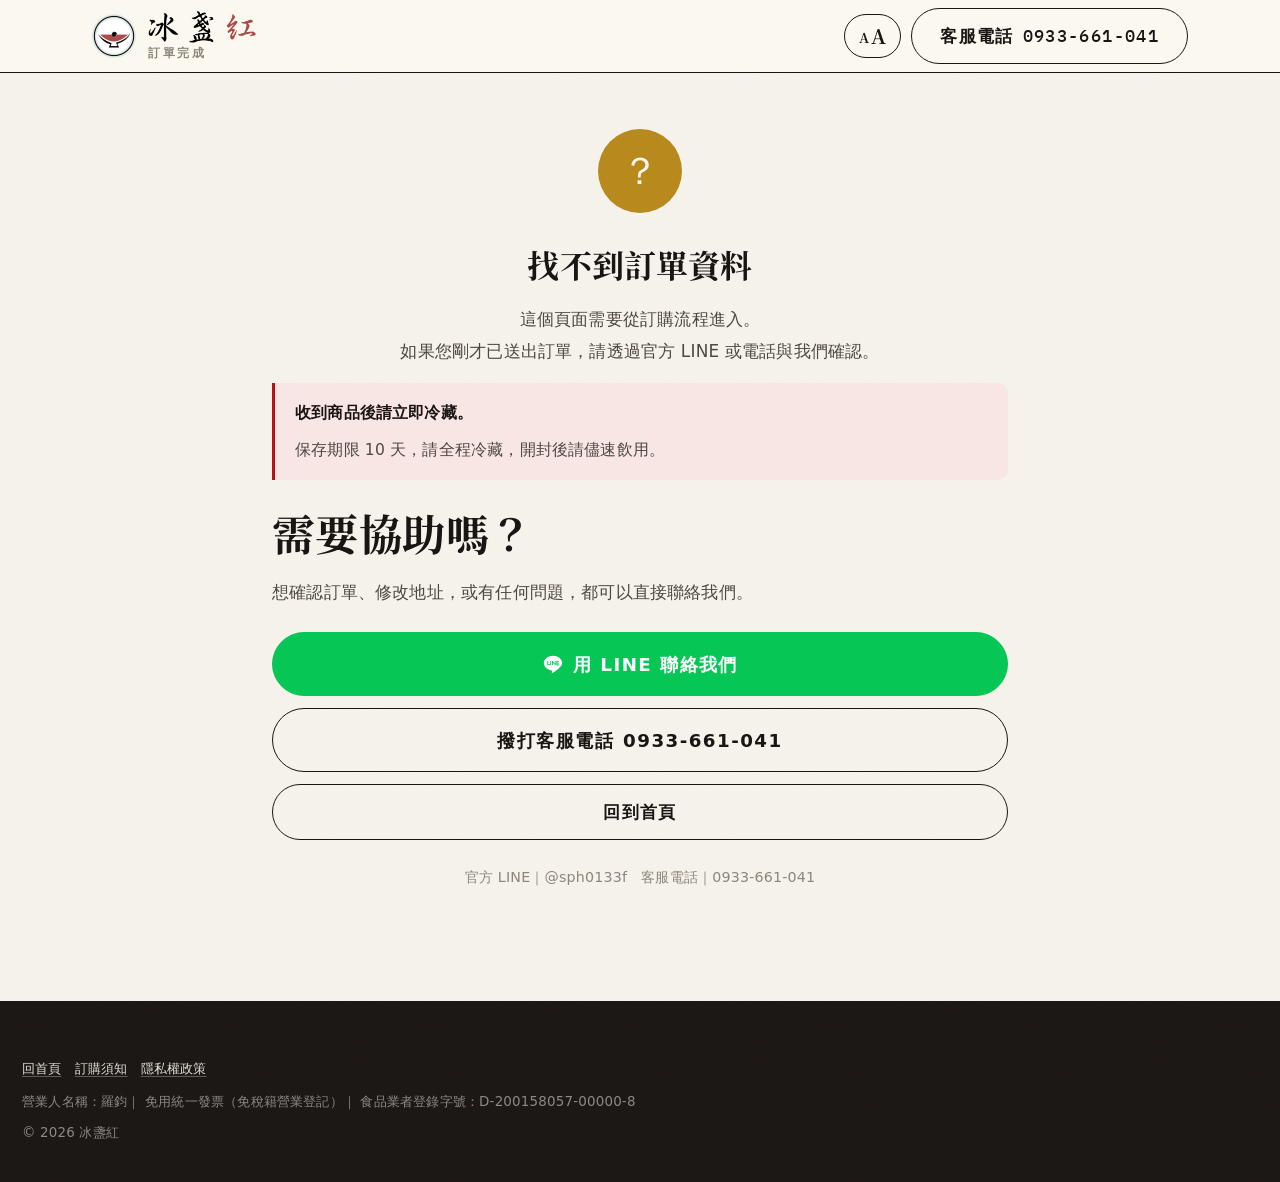
<file: done.html>
<!DOCTYPE html>
<html lang="zh-Hant-TW">
<head>
<meta charset="utf-8">
<meta name="viewport" content="width=device-width, initial-scale=1">
<title>訂單完成｜冰盞紅酸梅湯</title>
<meta name="robots" content="noindex">
<!-- @include:head -->
<meta name="theme-color" content="#161513">
<link rel="icon" href="assets/img/favicon.svg" type="image/svg+xml">
<link rel="preconnect" href="https://fonts.googleapis.com">
<link rel="preconnect" href="https://fonts.gstatic.com" crossorigin>
<!-- 標題宋體一個字重、英文 Cormorant 襯線（呼應標誌上的 Sour Plum Drink）、等寬體；內文用系統字，零下載 -->
<link href="https://fonts.googleapis.com/css2?family=Cormorant+Garamond:ital,wght@0,600;1,500&family=IBM+Plex+Mono:wght@500&family=Noto+Serif+TC:wght@700&display=swap" rel="stylesheet">
<link rel="stylesheet" href="assets/css/site.css?v=3c630b4d">
<!-- @end:head -->
<!-- @meta:auto -->
<meta property="og:url" content="https://vegeta1260-ai.github.io/bingzhanhong-site/done.html">
<meta property="og:site_name" content="冰盞紅">
<meta property="og:image:width" content="1200">
<meta property="og:image:height" content="630">
<meta property="og:image:alt" content="冰盞紅 手作桂花酸梅湯">
<meta name="twitter:card" content="summary_large_image">
<meta name="twitter:title" content="訂單完成｜冰盞紅酸梅湯">
<meta name="twitter:description" content="">
<meta name="twitter:image" content="https://vegeta1260-ai.github.io/bingzhanhong-site/assets/img/og-cover.jpg">
<!-- @end:meta -->
</head>

<body>

<!-- @include:header sub="訂單完成" minimal -->
<a class="skip-link" href="#main">跳到主要內容</a>
<header class="site-header site-header--minimal">
  <div class="wrap site-header__in">
    <a class="brand" href="index.html">
      <img class="brand__mark" src="assets/img/logo-mark.png" alt="" width="44" height="44">
      <span class="brand__txt">
        <img class="brand__wordmark" src="assets/img/wordmark.png" alt="冰盞紅" width="747" height="221">
        <span class="brand__sub">訂單完成</span>
      </span>
    </a>
    <div class="header-tools">
      <button class="fontsize" type="button" id="fontsize-toggle" aria-pressed="false" title="放大字體" aria-label="放大字體">
        <span class="fontsize__s">A</span><span class="fontsize__l">A</span>
      </button>
      <a class="btn btn--tel header-cta" data-bzh-link="tel" href="#">客服電話</a>
    </div>
  </div>
</header>
<!-- @end:header -->

<main id="main" tabindex="-1">
  <div class="wrap wrap--narrow">

    <!-- ===== 狀態標頭（由 done.js 切換）===== -->
    <section class="done-hero">
      <div class="done-mark" id="done-mark">✓</div>
      <h1 class="done-title" id="done-title">訂單已送出</h1>
      <p class="done-sub" id="done-sub">感謝您的訂購！</p>
      <p class="orderno hide" id="orderno-box">訂單編號　<span id="orderno"></span></p>
    </section>

    <!-- ===== 訂單尚未送出時的處理 ===== -->
    <section class="sec hide" id="manual-block" style="padding-top:32px">
      <div class="note note--warn">
        <p><strong id="manual-title">訂單內容已為您整理好</strong></p>
        <p id="manual-desc"></p>
      </div>

      <div class="field mt-24">
        <label class="field__label" for="manual-text">訂單內容</label>
        <textarea class="textarea" id="manual-text" rows="12" readonly style="min-height:260px"></textarea>
      </div>

      <div class="btn-row btn-row--stack">
        <button class="btn btn--primary btn--lg btn--block" type="button" id="copy-btn">複製訂單內容</button>
        <a class="btn btn--line btn--lg btn--block" data-bzh-link="line" href="#">開啟官方 LINE 並貼上傳送</a>
        <a class="btn btn--tel btn--lg btn--block" data-bzh-link="tel" href="#">或直接撥打電話訂購</a>
      </div>
    </section>

    <!-- ===== 訂單摘要 ===== -->
    <section class="sec hide" id="recap-block" style="padding-top:32px">
      <div class="summary">
        <p class="summary__title">您的訂單</p>
        <div id="recap-rows"></div>
        <div class="summary__total">
          <span class="k" id="recap-total-label">應付金額</span>
          <span class="v" id="recap-total">NT$ 0</span>
        </div>
      </div>
    </section>

    <!-- ===== 下一步：ATM ===== -->
    <section class="sec hide" id="next-atm" style="padding-top:0">
      <h2 class="sec-title mb-16">接下來請完成轉帳</h2>
      <table class="bank-table mb-24">
        <tr><th>銀行</th><td><span data-bzh="bank.name"></span>（<span data-bzh="bank.code"></span>）</td></tr>
        <tr><th>分行</th><td><span data-bzh="bank.branch"></span></td></tr>
        <tr><th>帳號</th><td><span data-bzh="bank.account"></span></td></tr>
        <tr><th>戶名</th><td><span data-bzh="bank.holder"></span></td></tr>
        <tr><th>金額</th><td id="atm-amount">NT$ 0</td></tr>
      </table>
      <div class="note hide" id="bank-tbd">
        <p><strong>匯款帳戶資訊尚未設定</strong></p>
        <p>請透過官方 LINE 或客服電話向我們索取轉帳帳號，我們會立即提供。</p>
      </div>
      <div class="note note--warn">
        <p><strong>轉帳後請務必回報，我們才能核對到您的款項。</strong></p>
        <p>款項為人工核對，請提供<strong>轉帳帳號後 5 碼</strong>，以便對帳。</p>
      </div>
      <a class="btn btn--primary btn--lg btn--block mt-24" href="status.html">我已完成轉帳，前往回報</a>
      <div class="desktop-only mt-24">
        <p class="small center">用手機掃描加入官方 LINE，回報付款最快：</p>
        <figure class="ph ph--square qr-slot" data-ph="官方 LINE 加好友 QR Code（line-qr.png）">
          <img src="assets/img/line-qr.png" alt="加入冰盞紅官方 LINE" loading="lazy" width="400" height="400">
        </figure>
      </div>
    </section>

    <!-- ===== 下一步：LINE Pay ===== -->
    <section class="sec hide" id="next-linepay" style="padding-top:0">
      <h2 class="sec-title mb-16">接下來請完成 LINE Pay 付款</h2>
      <p class="sec-lead mb-24">請掃描下方 QR Code，付款金額 <strong id="linepay-amount">NT$ 0</strong>。</p>
      <figure class="ph ph--square qr-slot" data-ph="LINE Pay QR Code">
        <img src="assets/img/linepay-qr.png" alt="LINE Pay 付款 QR Code" width="400" height="400">
      </figure>
      <div class="note mt-24">
        <p><strong>掃描 QR Code 完成 LINE Pay 付款</strong></p>
        <p>如果無法掃描，或想確認我們是否收到款項，歡迎透過官方 LINE 聯絡我們。</p>
      </div>
      <a class="btn btn--primary btn--lg btn--block mt-24" href="status.html">我已完成付款，前往回報</a>
      <div class="desktop-only mt-24">
        <p class="small center">用手機掃描加入官方 LINE，回報付款最快：</p>
        <figure class="ph ph--square qr-slot" data-ph="官方 LINE 加好友 QR Code（line-qr.png）">
          <img src="assets/img/line-qr.png" alt="加入冰盞紅官方 LINE" loading="lazy" width="400" height="400">
        </figure>
      </div>
    </section>

    <!-- ===== 下一步：貨到付款 ===== -->
    <section class="sec hide" id="next-cod" style="padding-top:0">
      <h2 class="sec-title mb-16">接下來由我們安排出貨</h2>
      <div class="note note--ok">
        <p><strong>您選擇的是貨到付款，現在不需要先付款。</strong></p>
        <p>商品將依冷藏宅配流程出貨，宅配人員送達時，請支付 <strong id="cod-amount">NT$ 0</strong>（已含每箱 <span data-bzh="cod.feePlain">30</span> 元貨到付款處理費）。</p>
      </div>
      <div class="note mt-16">
        <p><strong>請留意收件電話</strong></p>
        <p>冷藏商品送達前宅配人員會先致電，麻煩保持電話暢通，以免商品需要退回。</p>
      </div>
    </section>

    <!-- ===== 共用提醒與聯絡 ===== -->
    <section class="sec" style="padding-top:8px">
      <div class="note note--warn mb-24">
        <p><strong>收到商品後請立即冷藏。</strong></p>
        <p>保存期限 <span data-bzh="product.shelfLife">10 天</span>，請全程冷藏，開封後請儘速飲用。</p>
      </div>

      <h2 class="sec-title mb-16">需要協助嗎？</h2>
      <p class="sec-lead mb-24">想確認訂單、修改地址，或有任何問題，都可以直接聯絡我們。</p>
      <div class="btn-row btn-row--stack">
        <a class="btn btn--line btn--lg btn--block" data-bzh-link="line" href="#">用 LINE 聯絡我們</a>
        <a class="btn btn--tel btn--lg btn--block" data-bzh-link="tel" href="#">撥打客服電話 <span data-bzh="contact.tel"></span></a>
        <a class="btn btn--ghost btn--block" href="index.html">回到首頁</a>
      </div>
      <p class="small center mt-24">
        官方 LINE｜<span data-bzh="contact.lineId"></span>　客服電話｜<span data-bzh="contact.tel"></span>
      </p>
    </section>

  </div>
</main>

<!-- @include:footer minimal -->
<footer class="site-footer">
  <div class="wrap footer-legal footer-legal--solo">
    <p style="margin:0 0 8px"><a href="index.html">回首頁</a>　<a href="info.html#order">訂購須知</a>　<a href="info.html#privacy">隱私權政策</a></p>
    <p style="margin:0 0 6px">
      營業人名稱：<span data-bzh="legal.company">羅鈞</span>｜
      <span data-bzh="legal.taxNote">免用統一發票（免稅籍營業登記）</span>｜
      食品業者登錄字號：<span data-bzh="legal.foodReg">D-200158057-00000-8</span>
    </p>
    <p style="margin:0">© <span data-bzh="year">2026</span> 冰盞紅</p>
  </div>
</footer>
<!-- @end:footer -->

<!-- @include:scripts -->
<script src="assets/js/config.js?v=1f799385"></script>
<script src="assets/js/site.js?v=9878116b"></script>
<!-- @end:scripts -->
<script src="assets/js/done.js?v=b7238cc8"></script>
</body>
</html>
</file>
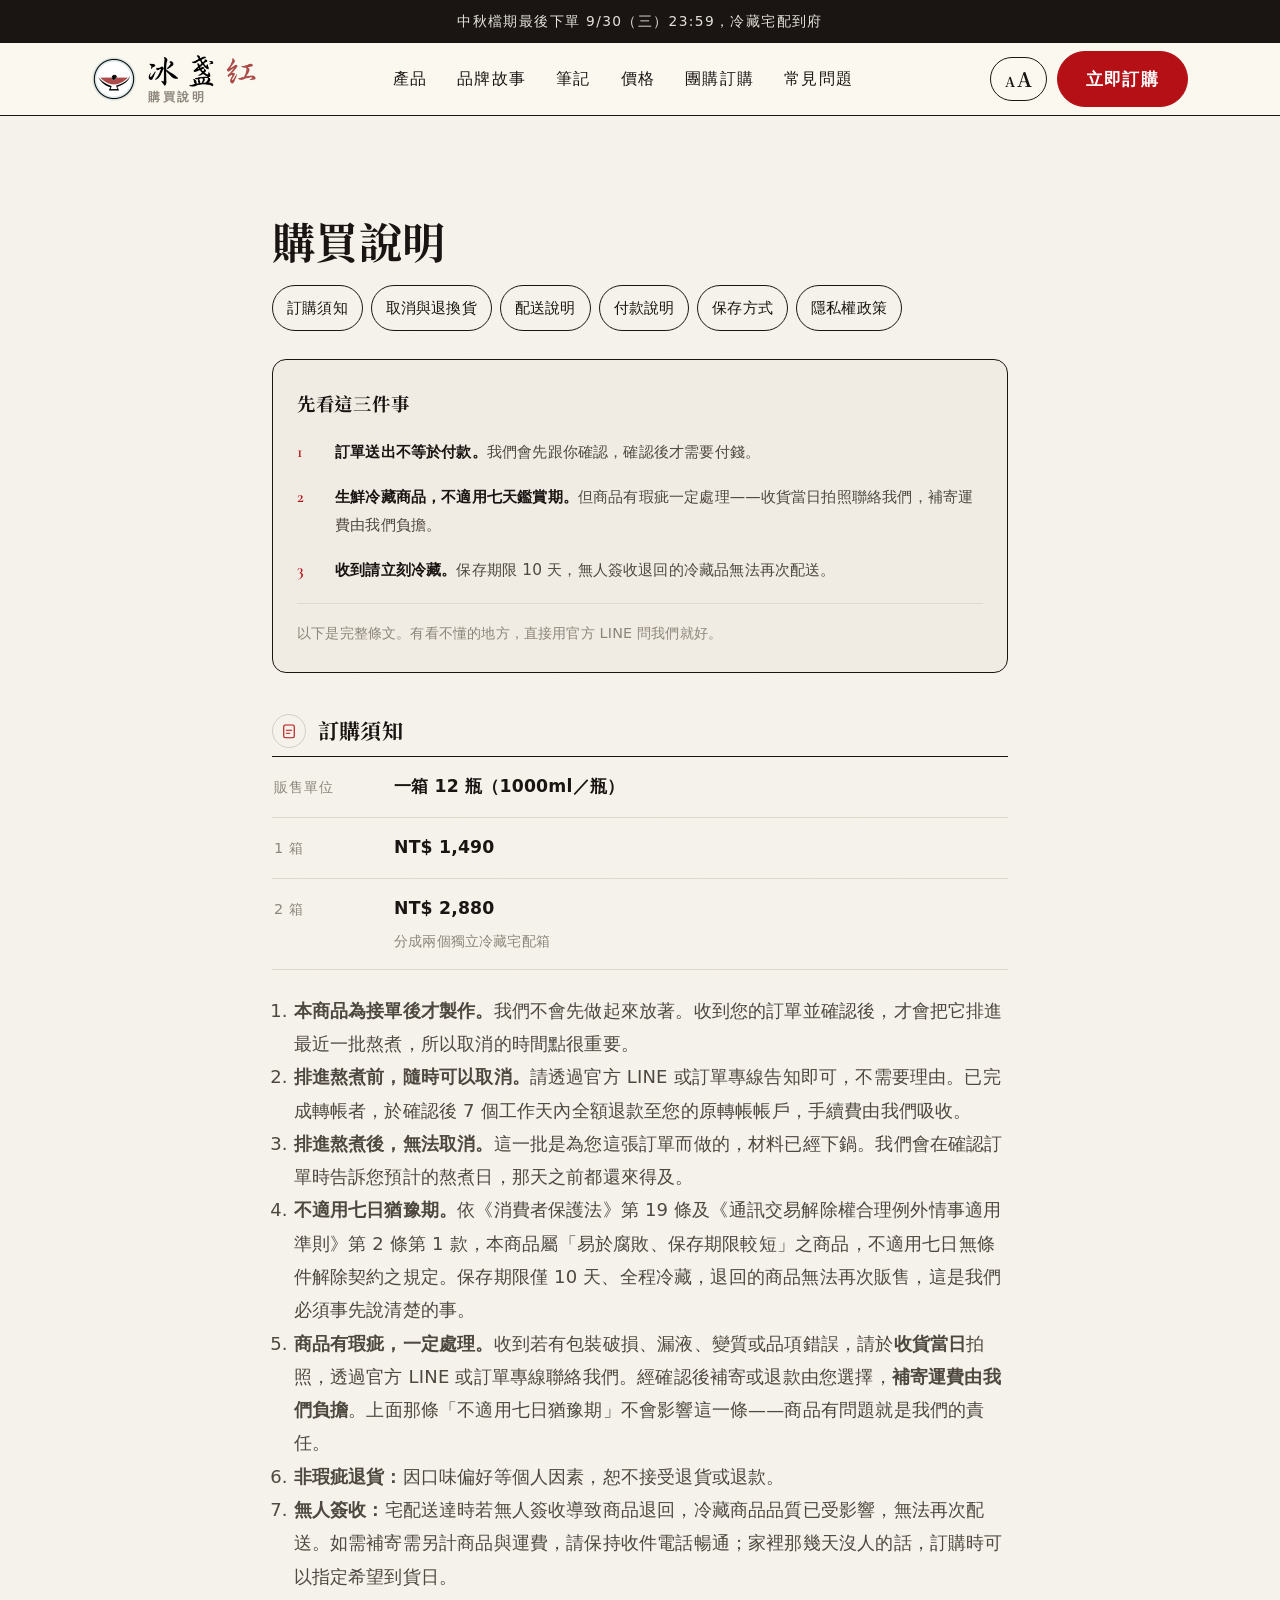
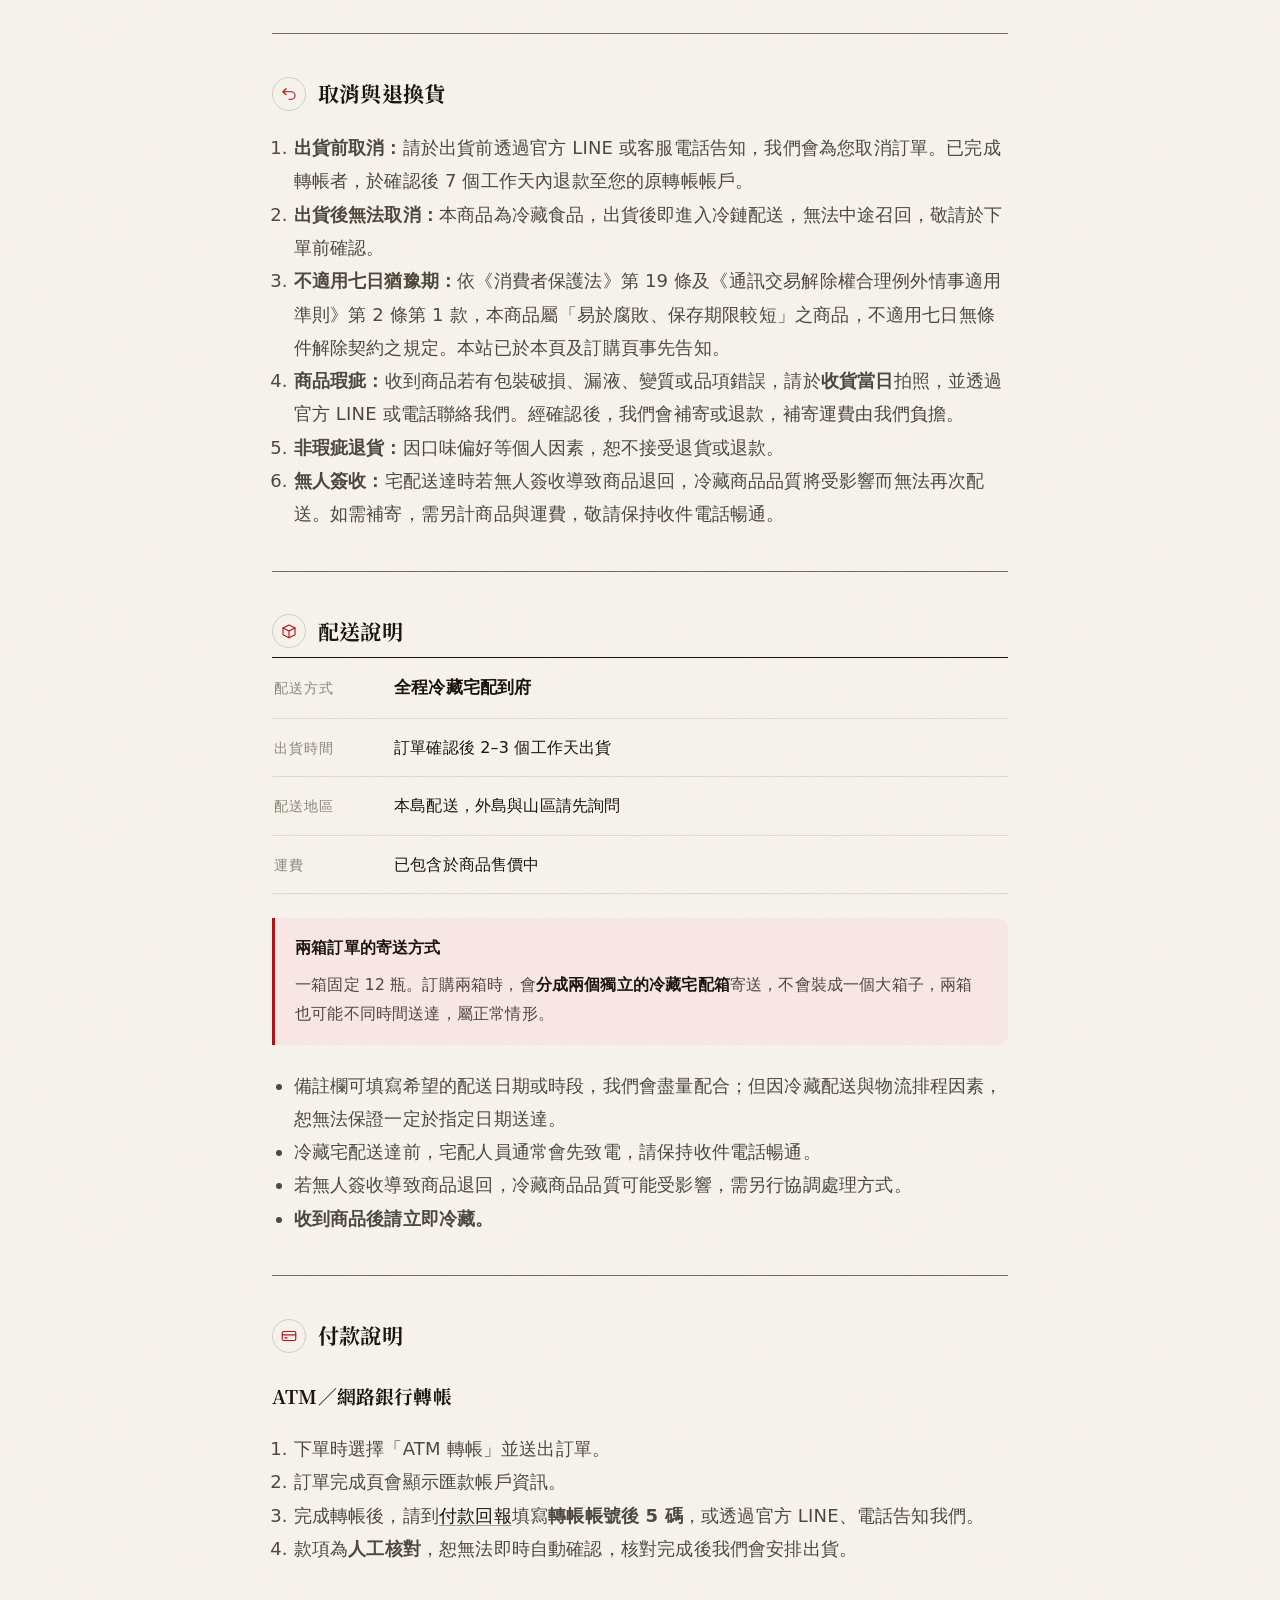
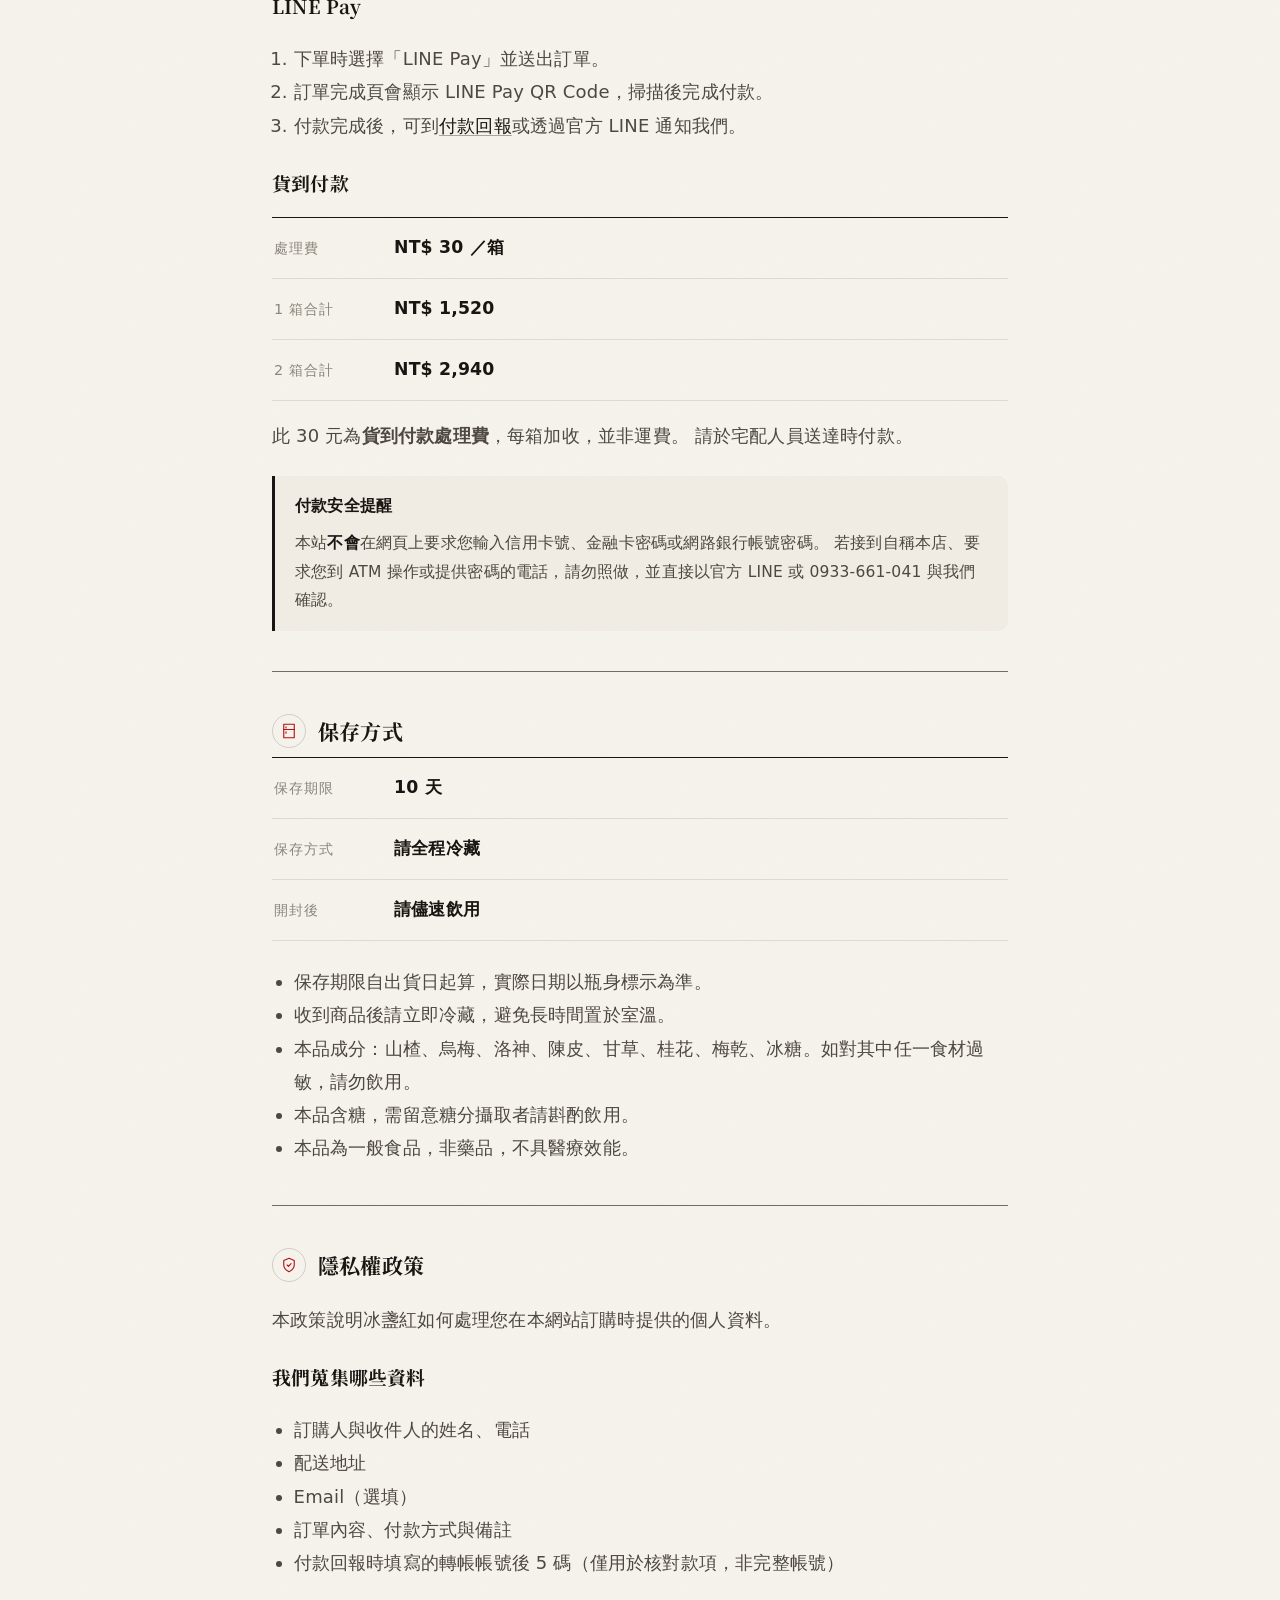
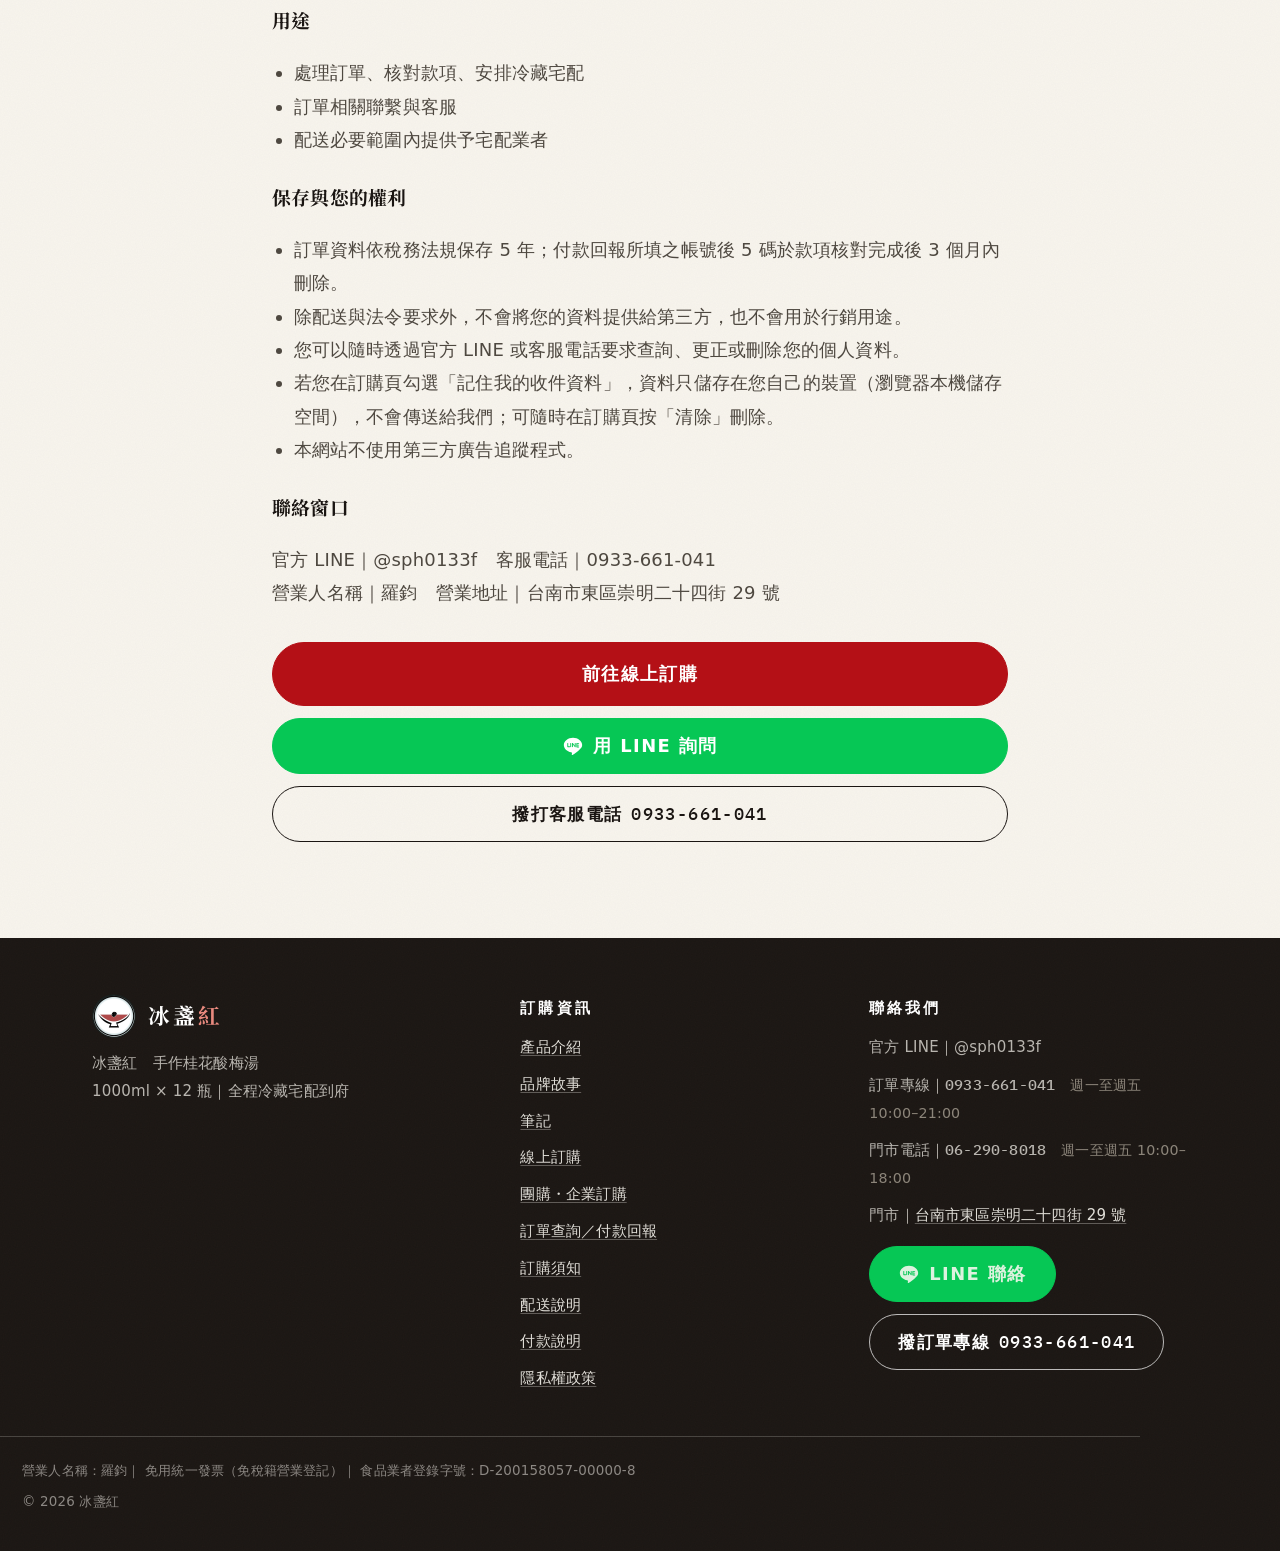
<file: info.html>
<!DOCTYPE html>
<html lang="zh-Hant-TW">
<head>
<meta charset="utf-8">
<meta name="viewport" content="width=device-width, initial-scale=1">
<title>訂購須知・配送・付款・保存・隱私權｜冰盞紅酸梅湯</title>
<meta name="description" content="冰盞紅酸梅湯的訂購須知、冷藏配送說明、付款方式說明、保存方式與隱私權政策。">
<!-- @include:head -->
<meta name="theme-color" content="#161513">
<link rel="icon" href="assets/img/favicon.svg" type="image/svg+xml">
<link rel="preconnect" href="https://fonts.googleapis.com">
<link rel="preconnect" href="https://fonts.gstatic.com" crossorigin>
<!-- 標題宋體一個字重、英文 Cormorant 襯線（呼應標誌上的 Sour Plum Drink）、等寬體；內文用系統字，零下載 -->
<link href="https://fonts.googleapis.com/css2?family=Cormorant+Garamond:ital,wght@0,600;1,500&family=IBM+Plex+Mono:wght@500&family=Noto+Serif+TC:wght@700&display=swap" rel="stylesheet">
<link rel="stylesheet" href="assets/css/site.css?v=3c630b4d">
<!-- @end:head -->
<!-- @meta:auto -->
<meta property="og:url" content="https://vegeta1260-ai.github.io/bingzhanhong-site/info.html">
<meta property="og:site_name" content="冰盞紅">
<meta property="og:image:width" content="1200">
<meta property="og:image:height" content="630">
<meta property="og:image:alt" content="冰盞紅 手作桂花酸梅湯">
<meta name="twitter:card" content="summary_large_image">
<meta name="twitter:title" content="訂購須知・配送・付款・保存・隱私權｜冰盞紅酸梅湯">
<meta name="twitter:description" content="冰盞紅酸梅湯的訂購須知、冷藏配送說明、付款方式說明、保存方式與隱私權政策。">
<meta name="twitter:image" content="https://vegeta1260-ai.github.io/bingzhanhong-site/assets/img/og-cover.jpg">
<!-- @end:meta -->
</head>

<body class="has-bottombar">

<!-- @include:header sub="購買說明" -->
<a class="skip-link" href="#main">跳到主要內容</a>
<div class="ribbon"><span data-bzh="campaign.banner"></span></div>
<header class="site-header">
  <div class="wrap site-header__in">
    <a class="brand" href="index.html">
      <img class="brand__mark" src="assets/img/logo-mark.png" alt="" width="44" height="44">
      <span class="brand__txt">
        <img class="brand__wordmark" src="assets/img/wordmark.png" alt="冰盞紅" width="747" height="221">
        <span class="brand__sub">購買說明</span>
      </span>
    </a>
    <nav class="nav" aria-label="主選單">
      <a href="product.html">產品</a>
      <a href="story.html">品牌故事</a>
      <a href="notes.html">筆記</a>
      <a href="index.html#price">價格</a>
      <a href="wholesale.html">團購訂購</a>
      <a href="index.html#faq">常見問題</a>
    </nav>
    <div class="header-tools">
      <button class="fontsize" type="button" id="fontsize-toggle" aria-pressed="false" title="放大字體" aria-label="放大字體">
        <span class="fontsize__s">A</span><span class="fontsize__l">A</span>
      </button>
      <a class="btn btn--primary header-cta" href="order.html">立即訂購</a>
    </div>
  </div>
</header>
<!-- @end:header -->

<main class="sec">
  <div class="wrap wrap--narrow">

    <h1 class="sec-title mb-16">購買說明</h1>
    <ul class="toc">
      <li><a href="#order">訂購須知</a></li>
      <li><a href="#returns">取消與退換貨</a></li>
      <li><a href="#shipping">配送說明</a></li>
      <li><a href="#payment">付款說明</a></li>
      <li><a href="#storage">保存方式</a></li>
      <li><a href="#privacy">隱私權政策</a></li>
    </ul>

    <!-- ===== 三句話摘要：條文很長，先給重點 ===== -->
    <div class="gist">
      <h2 class="gist__t">先看這三件事</h2>
      <ol class="gist__list">
        <li><span><b>訂單送出不等於付款。</b>我們會先跟你確認，確認後才需要付錢。</span></li>
        <li><span><b>生鮮冷藏商品，不適用七天鑑賞期。</b>但商品有瑕疵一定處理——收貨當日拍照聯絡我們，補寄運費由我們負擔。</span></li>
        <li><span><b>收到請立刻冷藏。</b>保存期限 <span data-bzh="product.shelfLife">10 天</span>，無人簽收退回的冷藏品無法再次配送。</span></li>
      </ol>
      <p class="gist__foot">以下是完整條文。有看不懂的地方，直接用官方 LINE 問我們就好。</p>
    </div>

    <!-- ===== 訂購須知 ===== -->
    <section id="order" class="mb-24">
      <h2 class="fieldset__title fieldset__title--icon"><span class="sec-ico" aria-hidden="true"><svg viewBox="0 0 24 24" fill="none" stroke="currentColor" stroke-width="1.5" stroke-linecap="round" stroke-linejoin="round"><rect x="5" y="4" width="14" height="17" rx="2"/><path d="M8.5 11h7M8.5 15h4.5"/></svg></span>訂購須知</h2>
      <ul class="spec-list mb-24">
        <li><span class="k">販售單位</span><span class="v">一箱 <span data-bzh="product.perBox">12 瓶</span>（<span data-bzh="product.volume">1000ml</span>／瓶）</span></li>
        <li><span class="k">1 箱</span><span class="v" data-bzh="price.box1"></span></li>
        <li><span class="k">2 箱</span><span class="v" data-bzh="price.box2"></span><span class="small">分成兩個獨立冷藏宅配箱</span></li>
      </ul>
      <ol style="padding-left:1.2em;color:var(--ink-soft)">
        <li><strong>本商品為接單後才製作。</strong>我們不會先做起來放著。收到您的訂單並確認後，才會把它排進最近一批熬煮，所以取消的時間點很重要。</li>
        <li><strong>排進熬煮前，隨時可以取消。</strong>請透過官方 LINE 或訂單專線告知即可，不需要理由。已完成轉帳者，於確認後 7 個工作天內全額退款至您的原轉帳帳戶，手續費由我們吸收。</li>
        <li><strong>排進熬煮後，無法取消。</strong>這一批是為您這張訂單而做的，材料已經下鍋。我們會在確認訂單時告訴您預計的熬煮日，那天之前都還來得及。</li>
        <li><strong>不適用七日猶豫期。</strong>依《消費者保護法》第 19 條及《通訊交易解除權合理例外情事適用準則》第 2 條第 1 款，本商品屬「易於腐敗、保存期限較短」之商品，不適用七日無條件解除契約之規定。保存期限僅 <span data-bzh="product.shelfLife">10 天</span>、全程冷藏，退回的商品無法再次販售，這是我們必須事先說清楚的事。</li>
        <li><strong>商品有瑕疵，一定處理。</strong>收到若有包裝破損、漏液、變質或品項錯誤，請於<strong>收貨當日</strong>拍照，透過官方 LINE 或訂單專線聯絡我們。經確認後補寄或退款由您選擇，<strong>補寄運費由我們負擔</strong>。上面那條「不適用七日猶豫期」不會影響這一條——商品有問題就是我們的責任。</li>
        <li><strong>非瑕疵退貨：</strong>因口味偏好等個人因素，恕不接受退貨或退款。</li>
        <li><strong>無人簽收：</strong>宅配送達時若無人簽收導致商品退回，冷藏商品品質已受影響，無法再次配送。如需補寄需另計商品與運費，請保持收件電話暢通；家裡那幾天沒人的話，訂購時可以指定希望到貨日。</li>
      </ol>
    </section>

    <hr class="hr">
    <section id="returns" class="mb-24">
      <h2 class="fieldset__title fieldset__title--icon"><span class="sec-ico" aria-hidden="true"><svg viewBox="0 0 24 24" fill="none" stroke="currentColor" stroke-width="1.5" stroke-linecap="round" stroke-linejoin="round"><path d="M4 9h11a5 5 0 0 1 0 10h-3"/><path d="M8 5L4 9l4 4"/></svg></span>取消與退換貨</h2>
      <ol style="padding-left:1.2em;color:var(--ink-soft)">
        <li><strong>出貨前取消：</strong>請於出貨前透過官方 LINE 或客服電話告知，我們會為您取消訂單。已完成轉帳者，於確認後 7 個工作天內退款至您的原轉帳帳戶。</li>
        <li><strong>出貨後無法取消：</strong>本商品為冷藏食品，出貨後即進入冷鏈配送，無法中途召回，敬請於下單前確認。</li>
        <li><strong>不適用七日猶豫期：</strong>依《消費者保護法》第 19 條及《通訊交易解除權合理例外情事適用準則》第 2 條第 1 款，本商品屬「易於腐敗、保存期限較短」之商品，不適用七日無條件解除契約之規定。本站已於本頁及訂購頁事先告知。</li>
        <li><strong>商品瑕疵：</strong>收到商品若有包裝破損、漏液、變質或品項錯誤，請於<strong>收貨當日</strong>拍照，並透過官方 LINE 或電話聯絡我們。經確認後，我們會補寄或退款，補寄運費由我們負擔。</li>
        <li><strong>非瑕疵退貨：</strong>因口味偏好等個人因素，恕不接受退貨或退款。</li>
        <li><strong>無人簽收：</strong>宅配送達時若無人簽收導致商品退回，冷藏商品品質將受影響而無法再次配送。如需補寄，需另計商品與運費，敬請保持收件電話暢通。</li>
      </ol>
    </section>

    <hr class="hr">

    <!-- ===== 配送說明 ===== -->
    <section id="shipping" class="mb-24">
      <h2 class="fieldset__title fieldset__title--icon"><span class="sec-ico" aria-hidden="true"><svg viewBox="0 0 24 24" fill="none" stroke="currentColor" stroke-width="1.5" stroke-linecap="round" stroke-linejoin="round"><path d="M4 8l8-4 8 4v9l-8 4-8-4z"/><path d="M4 8l8 4 8-4M12 12v9"/></svg></span>配送說明</h2>
      <ul class="spec-list mb-24">
        <li><span class="k">配送方式</span><span class="v" data-bzh="shipping.method"></span></li>
        <li><span class="k">出貨時間</span><span class="v v--plain" data-bzh="shipping.leadTime"></span></li>
        <li><span class="k">配送地區</span><span class="v v--plain" data-bzh="shipping.areaNote"></span></li>
        <li><span class="k">運費</span><span class="v v--plain">已包含於商品售價中</span></li>
      </ul>
      <div class="note note--warn mb-24">
        <p><strong>兩箱訂單的寄送方式</strong></p>
        <p>一箱固定 <span data-bzh="product.perBox">12 瓶</span>。訂購兩箱時，會<strong>分成兩個獨立的冷藏宅配箱</strong>寄送，不會裝成一個大箱子，兩箱也可能不同時間送達，屬正常情形。</p>
      </div>
      <ul style="padding-left:1.2em;color:var(--ink-soft)">
        <li>備註欄可填寫希望的配送日期或時段，我們會盡量配合；但因冷藏配送與物流排程因素，恕無法保證一定於指定日期送達。</li>
        <li>冷藏宅配送達前，宅配人員通常會先致電，請保持收件電話暢通。</li>
        <li>若無人簽收導致商品退回，冷藏商品品質可能受影響，需另行協調處理方式。</li>
        <li><strong>收到商品後請立即冷藏。</strong></li>
      </ul>
    </section>

    <hr class="hr">

    <!-- ===== 付款說明 ===== -->
    <section id="payment" class="mb-24">
      <h2 class="fieldset__title fieldset__title--icon"><span class="sec-ico" aria-hidden="true"><svg viewBox="0 0 24 24" fill="none" stroke="currentColor" stroke-width="1.5" stroke-linecap="round" stroke-linejoin="round"><rect x="3" y="6" width="18" height="12" rx="2"/><path d="M3 10.5h18M6.5 14.5h3"/></svg></span>付款說明</h2>

      <h3 class="card__title mt-24">ATM／網路銀行轉帳</h3>
      <ol style="padding-left:1.2em;color:var(--ink-soft)">
        <li>下單時選擇「ATM 轉帳」並送出訂單。</li>
        <li>訂單完成頁會顯示匯款帳戶資訊。</li>
        <li>完成轉帳後，請到<a href="status.html">付款回報</a>填寫<strong>轉帳帳號後 5 碼</strong>，或透過官方 LINE、電話告知我們。</li>
        <li>款項為<strong>人工核對</strong>，恕無法即時自動確認，核對完成後我們會安排出貨。</li>
      </ol>

      <h3 class="card__title mt-24">LINE Pay</h3>
      <ol style="padding-left:1.2em;color:var(--ink-soft)">
        <li>下單時選擇「LINE Pay」並送出訂單。</li>
        <li>訂單完成頁會顯示 LINE Pay QR Code，掃描後完成付款。</li>
        <li>付款完成後，可到<a href="status.html">付款回報</a>或透過官方 LINE 通知我們。</li>
      </ol>

      <h3 class="card__title mt-24">貨到付款</h3>
      <ul class="spec-list mt-16 mb-16">
        <li><span class="k">處理費</span><span class="v" data-bzh="cod.fee"></span></li>
        <li><span class="k">1 箱合計</span><span class="v" data-bzh="cod.total1"></span></li>
        <li><span class="k">2 箱合計</span><span class="v" data-bzh="cod.total2"></span></li>
      </ul>
      <p style="color:var(--ink-soft)">
        此 <span data-bzh="cod.feePlain">30</span> 元為<strong>貨到付款處理費</strong>，每箱加收，並非運費。
        請於宅配人員送達時付款。
      </p>

      <div class="note mt-24">
        <p><strong>付款安全提醒</strong></p>
        <p>本站<strong>不會</strong>在網頁上要求您輸入信用卡號、金融卡密碼或網路銀行帳號密碼。
        若接到自稱本店、要求您到 ATM 操作或提供密碼的電話，請勿照做，並直接以官方 LINE 或
        <span data-bzh="contact.tel"></span> 與我們確認。</p>
      </div>
    </section>

    <hr class="hr">

    <!-- ===== 保存方式 ===== -->
    <section id="storage" class="mb-24">
      <h2 class="fieldset__title fieldset__title--icon"><span class="sec-ico" aria-hidden="true"><svg viewBox="0 0 24 24" fill="none" stroke="currentColor" stroke-width="1.5" stroke-linecap="round" stroke-linejoin="round"><path d="M5 3h14v18H5z"/><path d="M5 10h14M8 6.5v1.5M8 13v2"/></svg></span>保存方式</h2>
      <ul class="spec-list mb-24">
        <li><span class="k">保存期限</span><span class="v" data-bzh="product.shelfLife"></span></li>
        <li><span class="k">保存方式</span><span class="v">請全程冷藏</span></li>
        <li><span class="k">開封後</span><span class="v">請儘速飲用</span></li>
      </ul>
      <ul style="padding-left:1.2em;color:var(--ink-soft)">
        <li>保存期限自出貨日起算，實際日期以瓶身標示為準。</li>
        <li>收到商品後請立即冷藏，避免長時間置於室溫。</li>
        <li>本品成分：<span data-bzh="product.ingredients"></span>。如對其中任一食材過敏，請勿飲用。</li>
        <li>本品含糖，需留意糖分攝取者請斟酌飲用。</li>
        <li>本品為一般食品，非藥品，不具醫療效能。</li>
      </ul>
    </section>

    <hr class="hr">

    <!-- ===== 隱私權政策 ===== -->
    <section id="privacy" class="mb-24">
      <h2 class="fieldset__title fieldset__title--icon"><span class="sec-ico" aria-hidden="true"><svg viewBox="0 0 24 24" fill="none" stroke="currentColor" stroke-width="1.5" stroke-linecap="round" stroke-linejoin="round"><path d="M12 3l7 3v6c0 4-3 7-7 9-4-2-7-5-7-9V6z"/><path d="M9.5 12l1.8 1.8 3.4-3.6"/></svg></span>隱私權政策</h2>
      <p style="color:var(--ink-soft)">本政策說明<span data-bzh="brand.name">冰盞紅</span>如何處理您在本網站訂購時提供的個人資料。</p>

      <h3 class="card__title mt-24">我們蒐集哪些資料</h3>
      <ul style="padding-left:1.2em;color:var(--ink-soft)">
        <li>訂購人與收件人的姓名、電話</li>
        <li>配送地址</li>
        <li>Email（選填）</li>
        <li>訂單內容、付款方式與備註</li>
        <li>付款回報時填寫的轉帳帳號後 5 碼（僅用於核對款項，非完整帳號）</li>
      </ul>

      <h3 class="card__title mt-24">用途</h3>
      <ul style="padding-left:1.2em;color:var(--ink-soft)">
        <li>處理訂單、核對款項、安排冷藏宅配</li>
        <li>訂單相關聯繫與客服</li>
        <li>配送必要範圍內提供予宅配業者</li>
      </ul>

      <h3 class="card__title mt-24">保存與您的權利</h3>
      <ul style="padding-left:1.2em;color:var(--ink-soft)">
        <li>訂單資料依稅務法規保存 5 年；付款回報所填之帳號後 5 碼於款項核對完成後 3 個月內刪除。</li>
        <li>除配送與法令要求外，不會將您的資料提供給第三方，也不會用於行銷用途。</li>
        <li>您可以隨時透過官方 LINE 或客服電話要求查詢、更正或刪除您的個人資料。</li>
        <li>若您在訂購頁勾選「記住我的收件資料」，資料只儲存在您自己的裝置（瀏覽器本機儲存空間），不會傳送給我們；可隨時在訂購頁按「清除」刪除。</li>
        <li data-bzh-analytics="off">本網站不使用第三方廣告追蹤程式。</li>
        <li data-bzh-analytics="on">本網站使用 Google Analytics 4 統計流量（IP 位址去識別化），僅用於了解網站使用情形，不用於廣告投放。您可透過瀏覽器設定或 Google 提供的停用工具拒絕。</li>
      </ul>

      <h3 class="card__title mt-24">聯絡窗口</h3>
      <p style="color:var(--ink-soft)">
        官方 LINE｜<span data-bzh="contact.lineId"></span>　客服電話｜<span data-bzh="contact.tel"></span><br>
        營業人名稱｜<span data-bzh="legal.company"></span>　營業地址｜<span data-bzh="legal.address"></span>
      </p>
    </section>

    <div class="btn-row btn-row--stack mt-32">
      <a class="btn btn--primary btn--lg btn--block" href="order.html">前往線上訂購</a>
      <a class="btn btn--line btn--block" data-bzh-link="line" href="#">用 LINE 詢問</a>
      <a class="btn btn--tel btn--block" data-bzh-link="tel" href="#">撥打客服電話</a>
    </div>

  </div>
</main>

<!-- @include:footer -->
<footer class="site-footer">
  <div class="wrap footer-grid">
    <div>
      <a class="brand" href="index.html" style="margin-bottom:12px">
        <img class="brand__mark" src="assets/img/logo-mark.png" alt="" width="38" height="38">
        <span class="brand__txt"><span class="brand__name" style="color:#fff">冰盞<i style="color:#E8897E">紅</i></span></span>
      </a>
      <p style="margin:0">
        <span data-bzh="brand.product">冰盞紅酸梅湯</span><br>
        <span data-bzh="product.spec">1000ml × 12 瓶</span>｜<span data-bzh="shipping.method">全程冷藏宅配到府</span>
      </p>
    </div>
    <div>
      <p class="footer-title">訂購資訊</p>
      <ul class="footer-list">
        <li><a href="product.html">產品介紹</a></li>
        <li><a href="story.html">品牌故事</a></li>
        <li><a href="notes.html">筆記</a></li>
        <li><a href="order.html">線上訂購</a></li>
        <li><a href="wholesale.html">團購・企業訂購</a></li>
        <li><a href="status.html">訂單查詢／付款回報</a></li>
        <li><a href="info.html#order">訂購須知</a></li>
        <li><a href="info.html#shipping">配送說明</a></li>
        <li><a href="info.html#payment">付款說明</a></li>
        <li><a href="info.html#privacy">隱私權政策</a></li>
      </ul>
    </div>
    <div>
      <p class="footer-title">聯絡我們</p>
      <ul class="footer-list">
        <li>官方 LINE｜<span data-bzh="contact.lineId">@sph0133f</span></li>
        <li>訂單專線｜<span class="num" data-bzh="contact.tel">0933-661-041</span>　<span class="small" data-bzh="contact.hours"></span></li>
        <li>門市電話｜<span class="num" data-bzh="contact.tel2">06-290-8018</span>　<span class="small" data-bzh="store.hours"></span></li>
        <li>門市｜<a data-bzh-link="map" href="#"><span data-bzh="store.address">台南市東區崇明二十四街 29 號</span></a></li>
      </ul>
      <div class="btn-row mt-16">
        <a class="btn btn--line" data-bzh-link="line" href="#">LINE 聯絡</a>
        <a class="btn btn--tel" data-bzh-link="tel" href="#">撥訂單專線</a>
      </div>
    </div>
  </div>
  <div class="wrap footer-legal">
    <p style="margin:0 0 6px">
      營業人名稱：<span data-bzh="legal.company">羅鈞</span>｜
      <span data-bzh="legal.taxNote">免用統一發票（免稅籍營業登記）</span>｜
      食品業者登錄字號：<span data-bzh="legal.foodReg">D-200158057-00000-8</span>
    </p>
    <p style="margin:0">© <span data-bzh="year">2026</span> 冰盞紅</p>
  </div>
</footer>
<!-- @end:footer -->

<!-- @include:bottombar -->
<div class="bottombar">
  <a class="btn btn--primary" href="order.html">立即訂購</a>
  <a class="btn btn--line" data-bzh-link="line" href="#">LINE</a>
  <a class="btn btn--tel" data-bzh-link="tel" href="#">電話</a>
</div>
<!-- @end:bottombar -->

<script type="application/ld+json">
{"@context":"https://schema.org","@type":"BreadcrumbList","itemListElement":[{"@type":"ListItem","position":1,"name":"首頁","item":"index.html"},{"@type":"ListItem","position":2,"name":"購買說明","item":"info.html"}]}
</script>
<!-- @include:scripts -->
<script src="assets/js/config.js?v=1f799385"></script>
<script src="assets/js/site.js?v=9878116b"></script>
<!-- @end:scripts -->
</body>
</html>
</file>
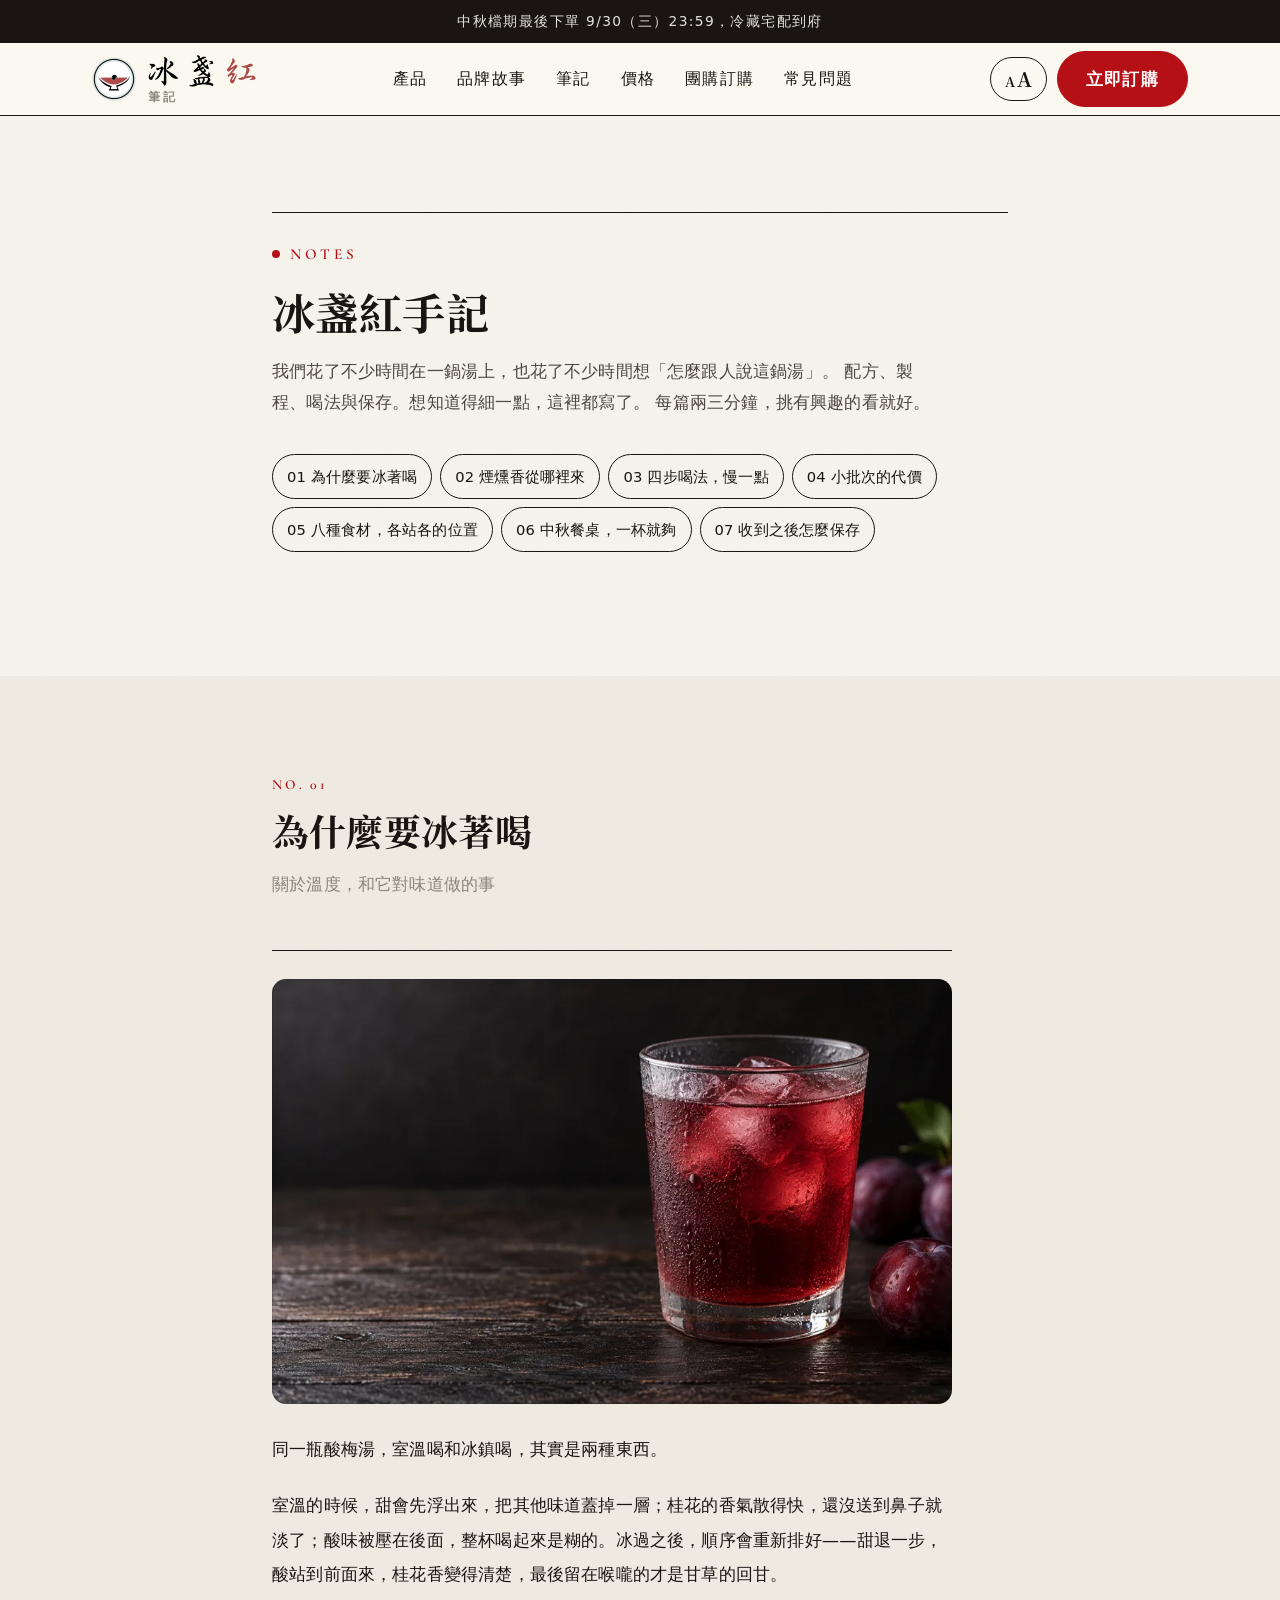
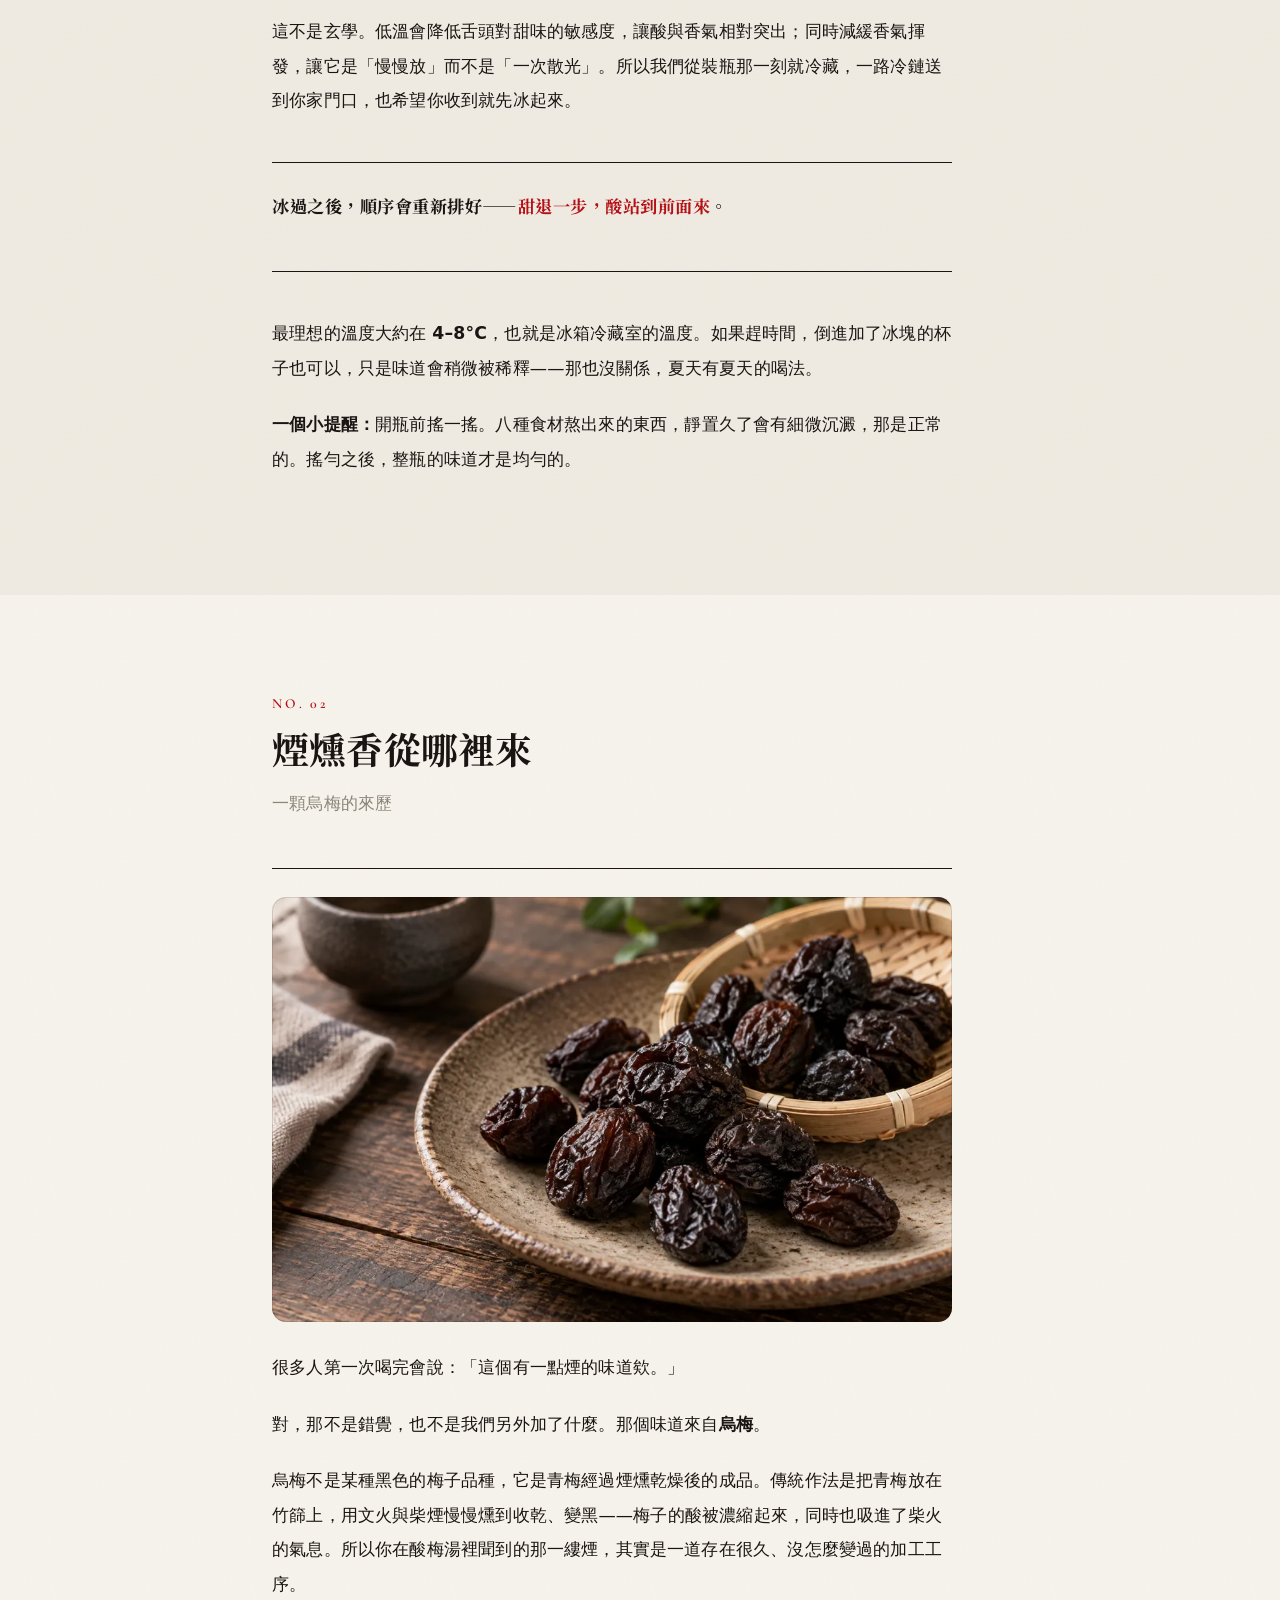
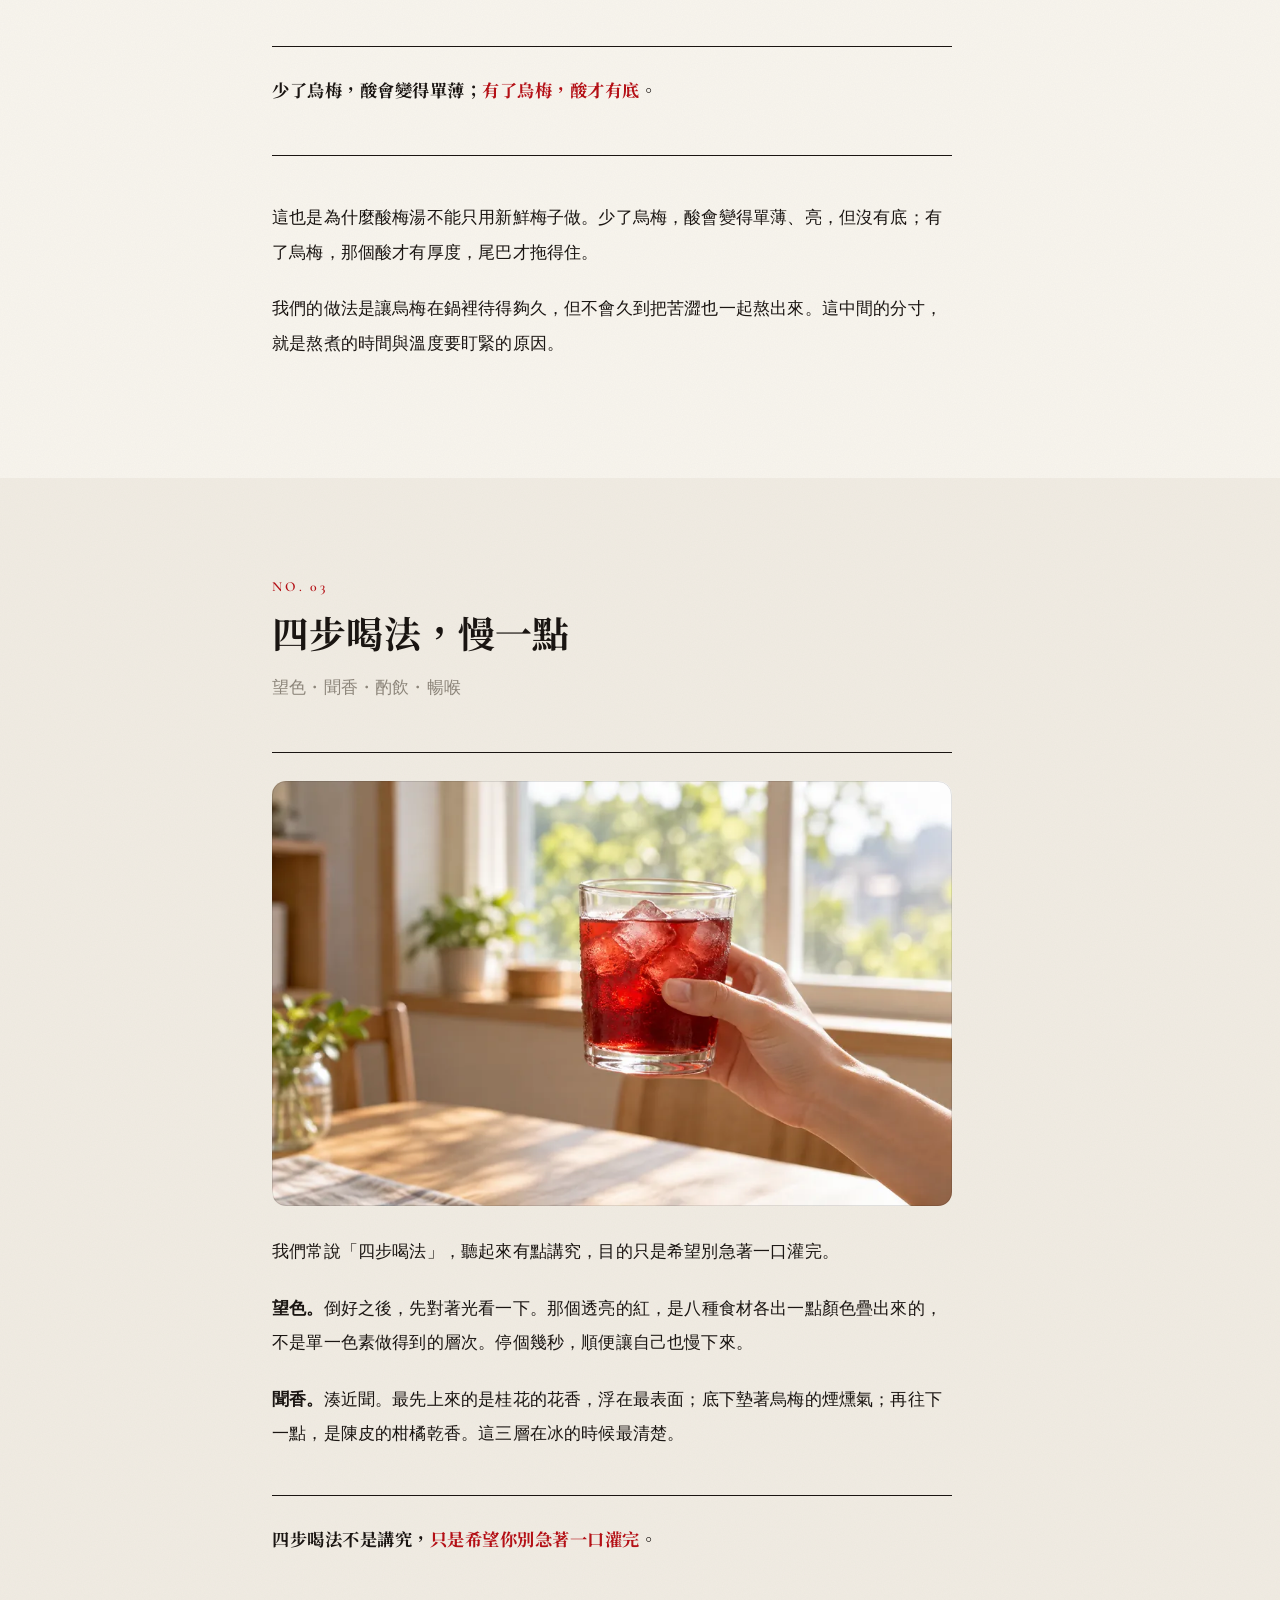
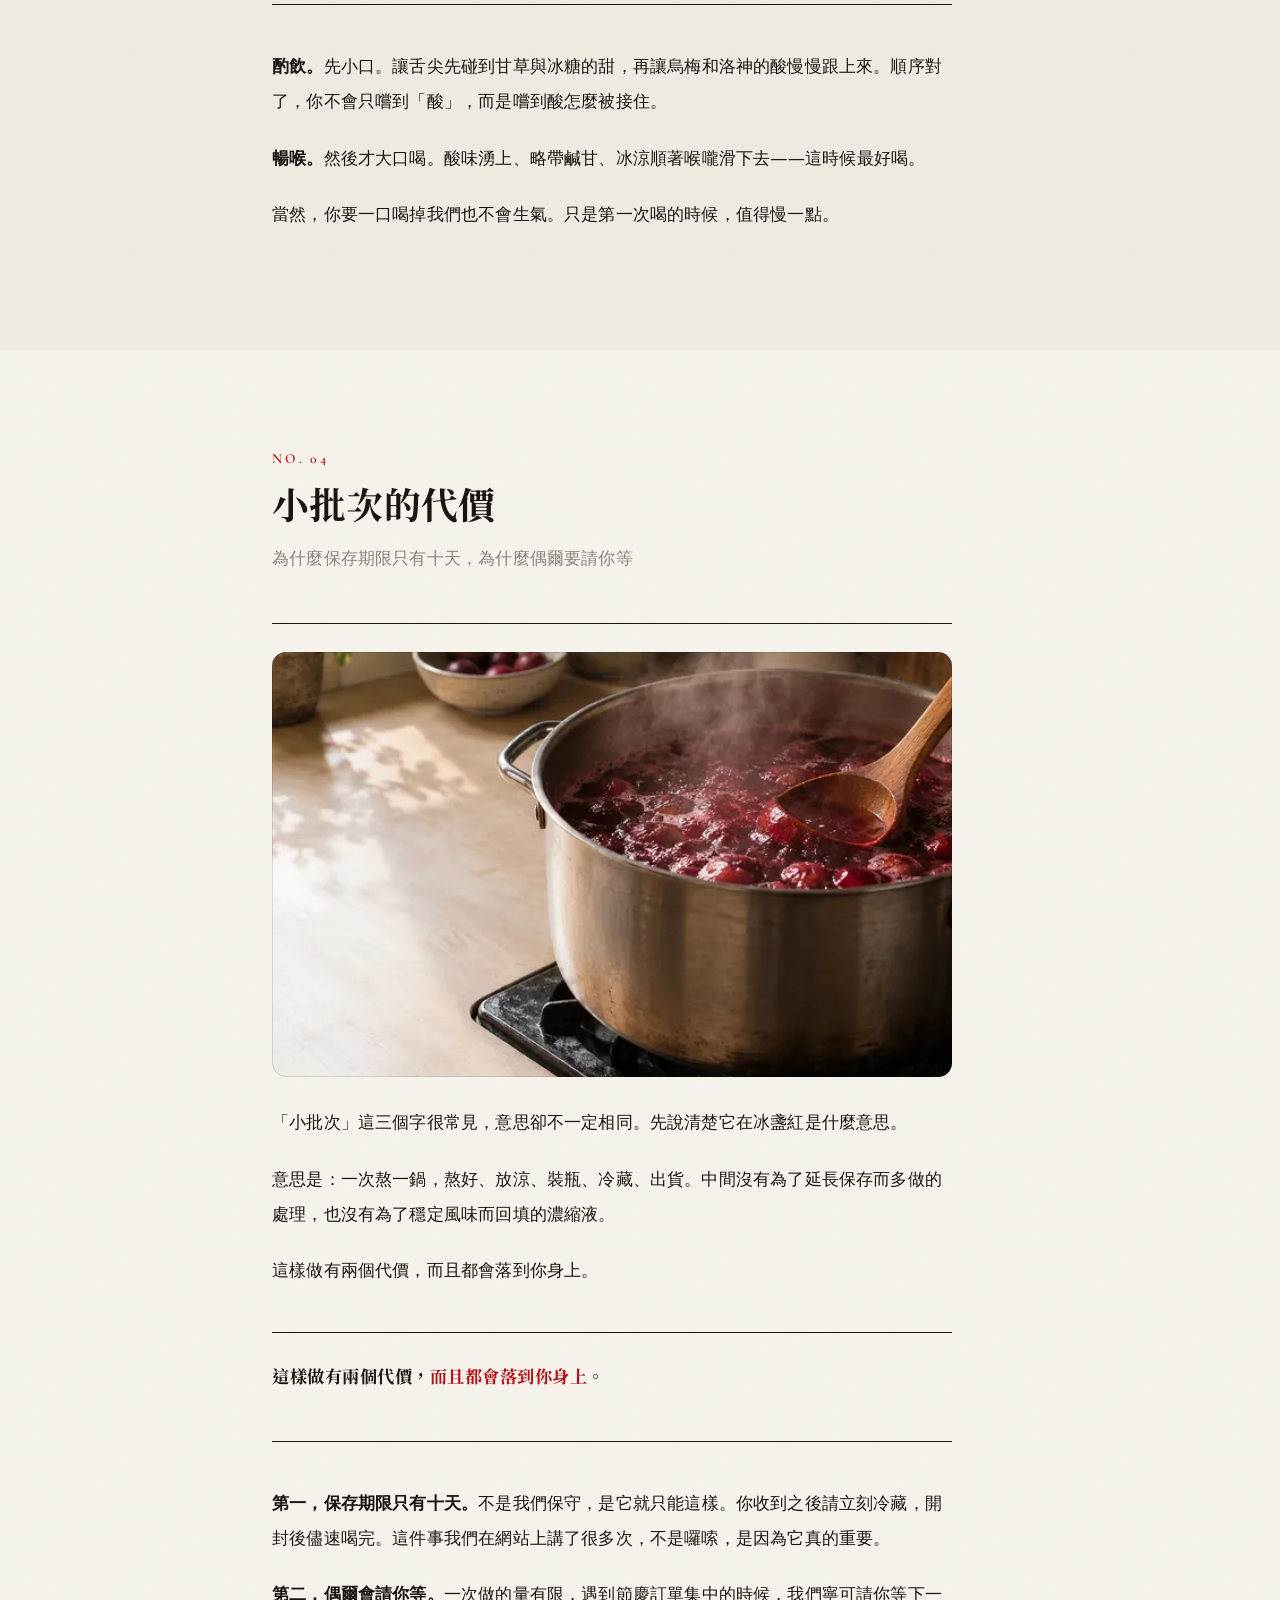
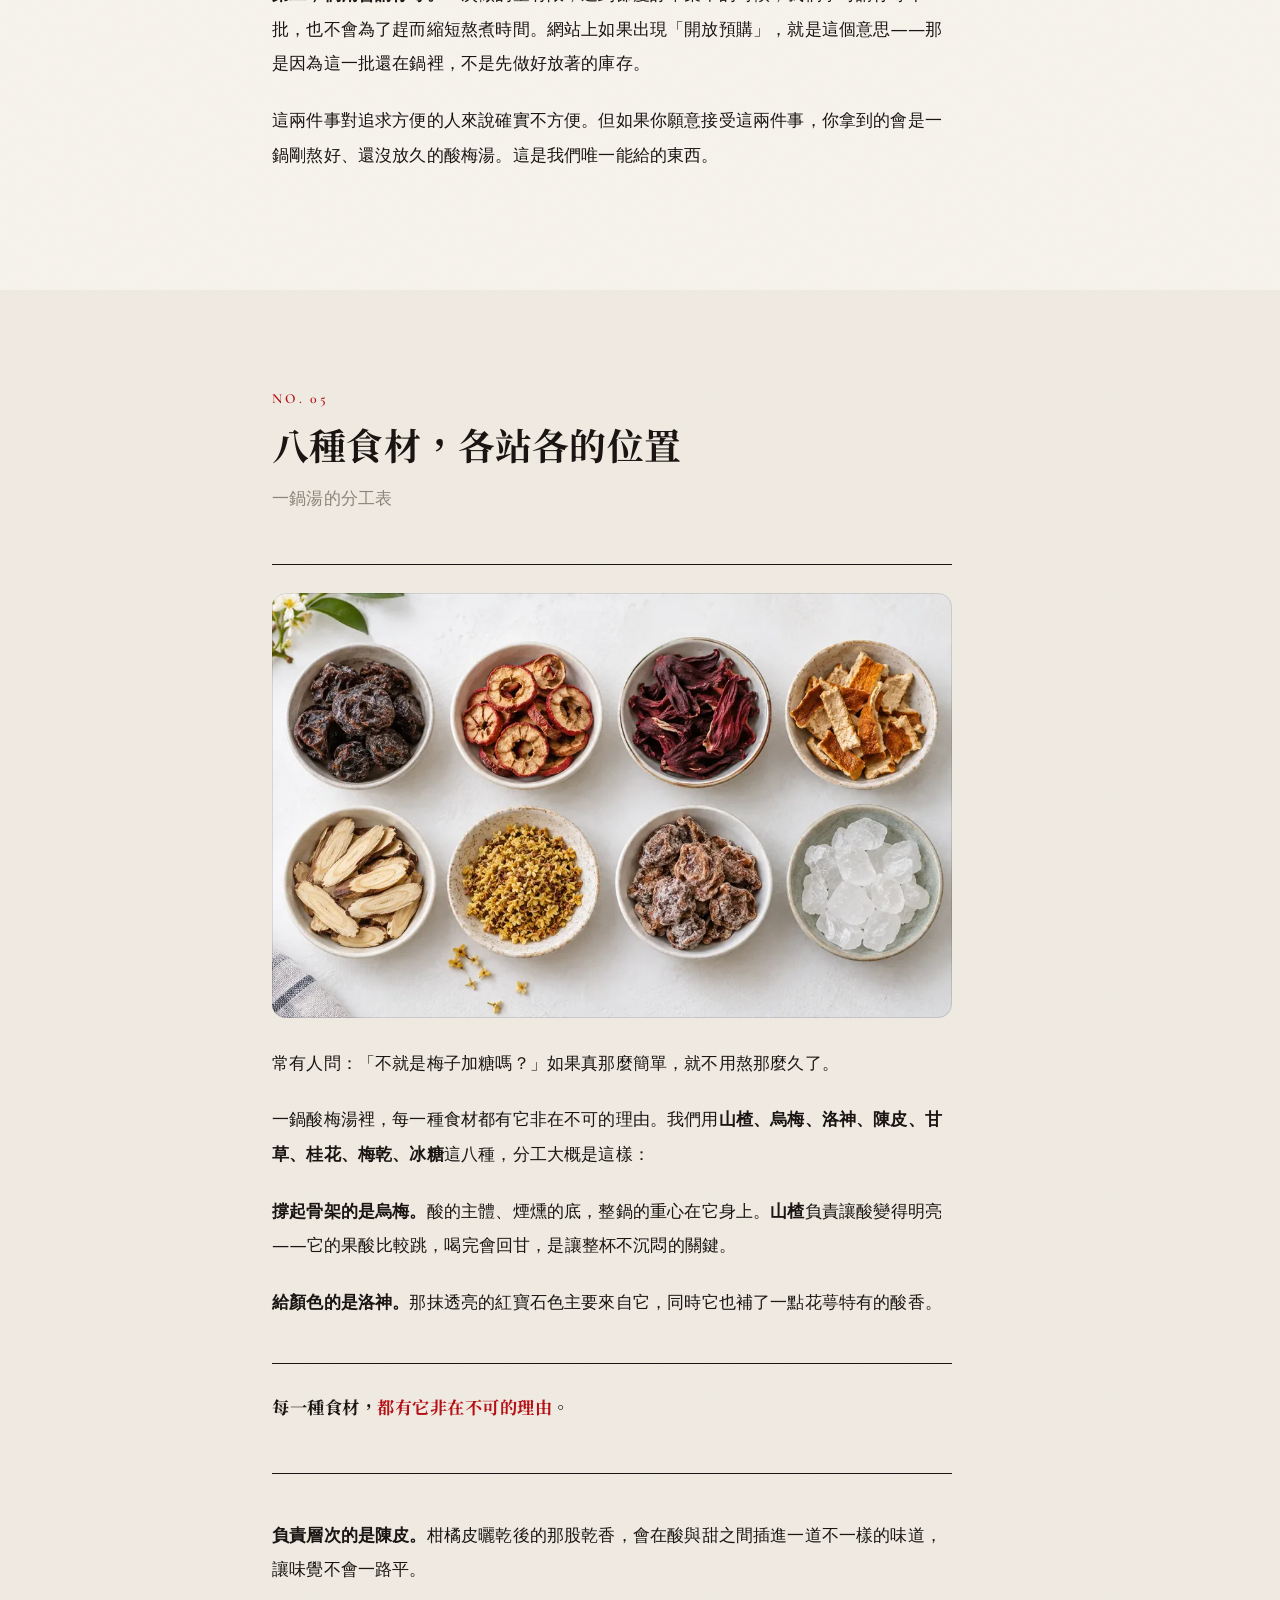
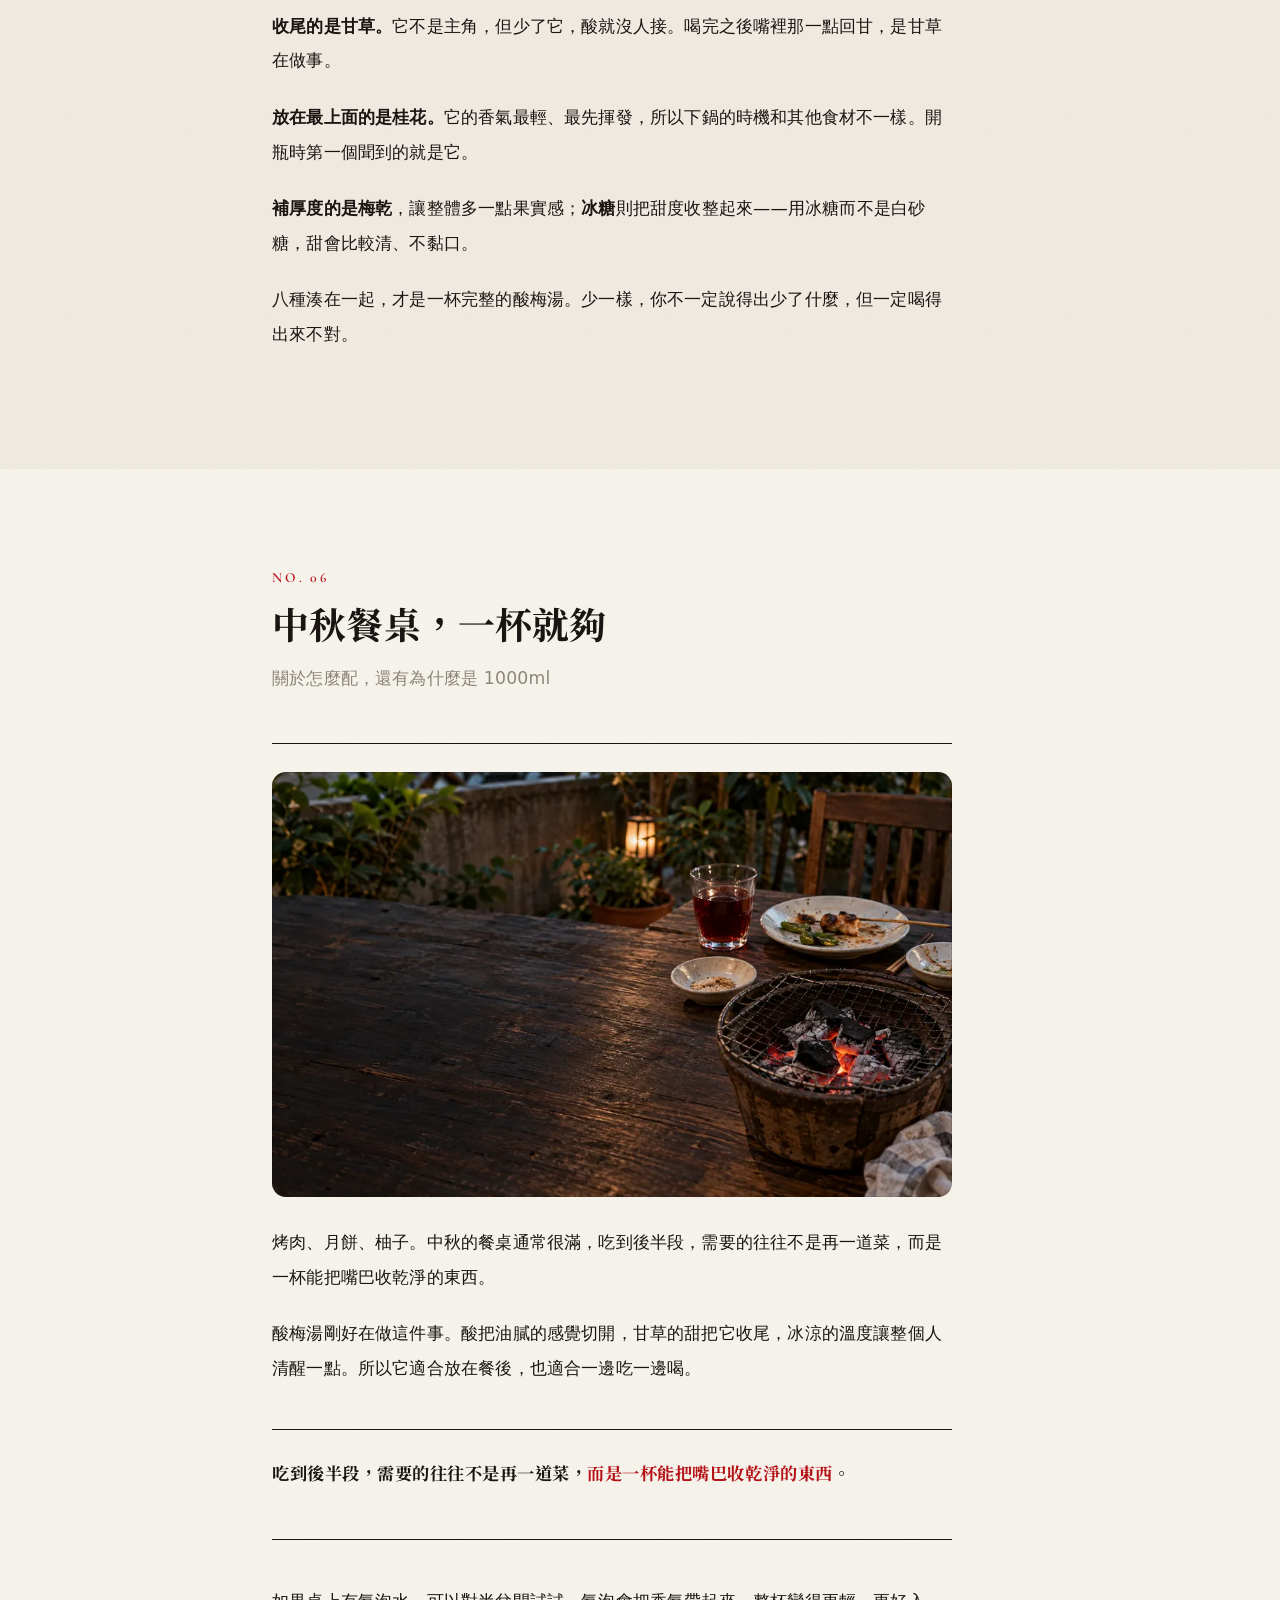
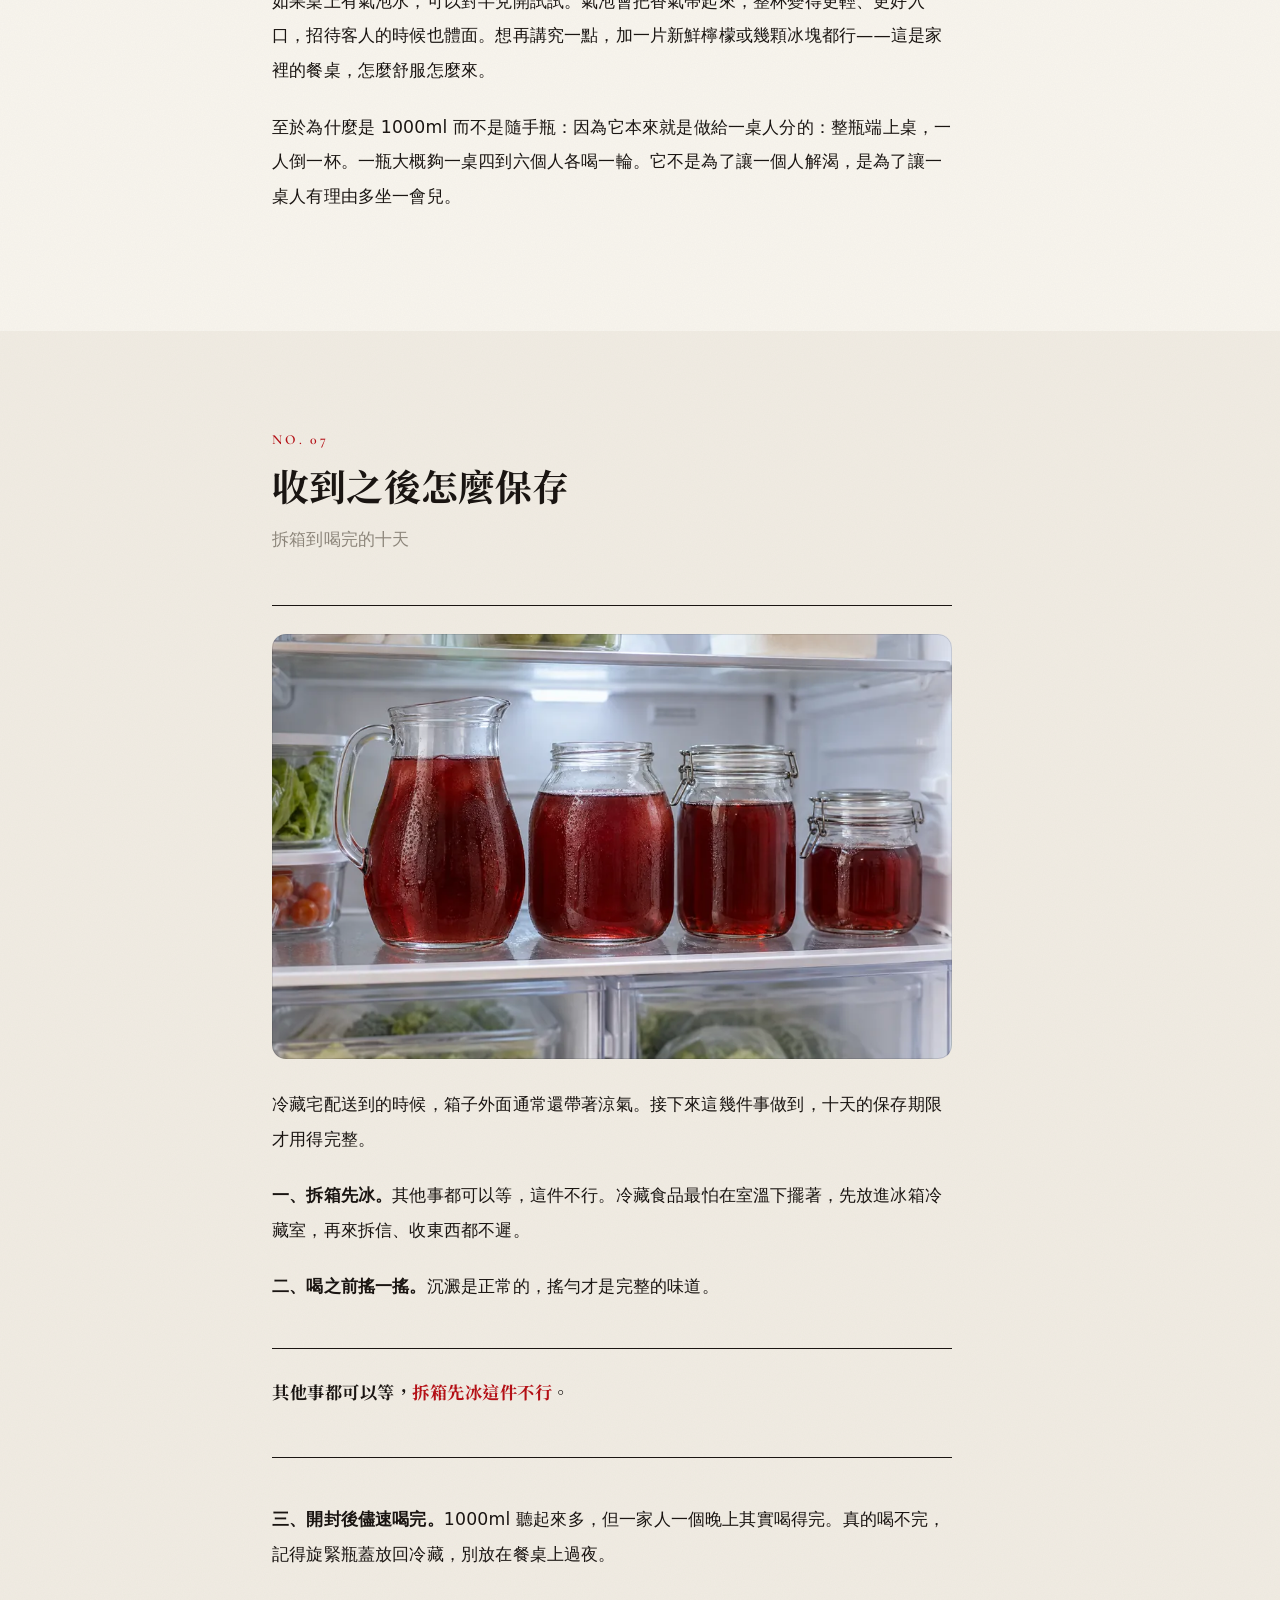
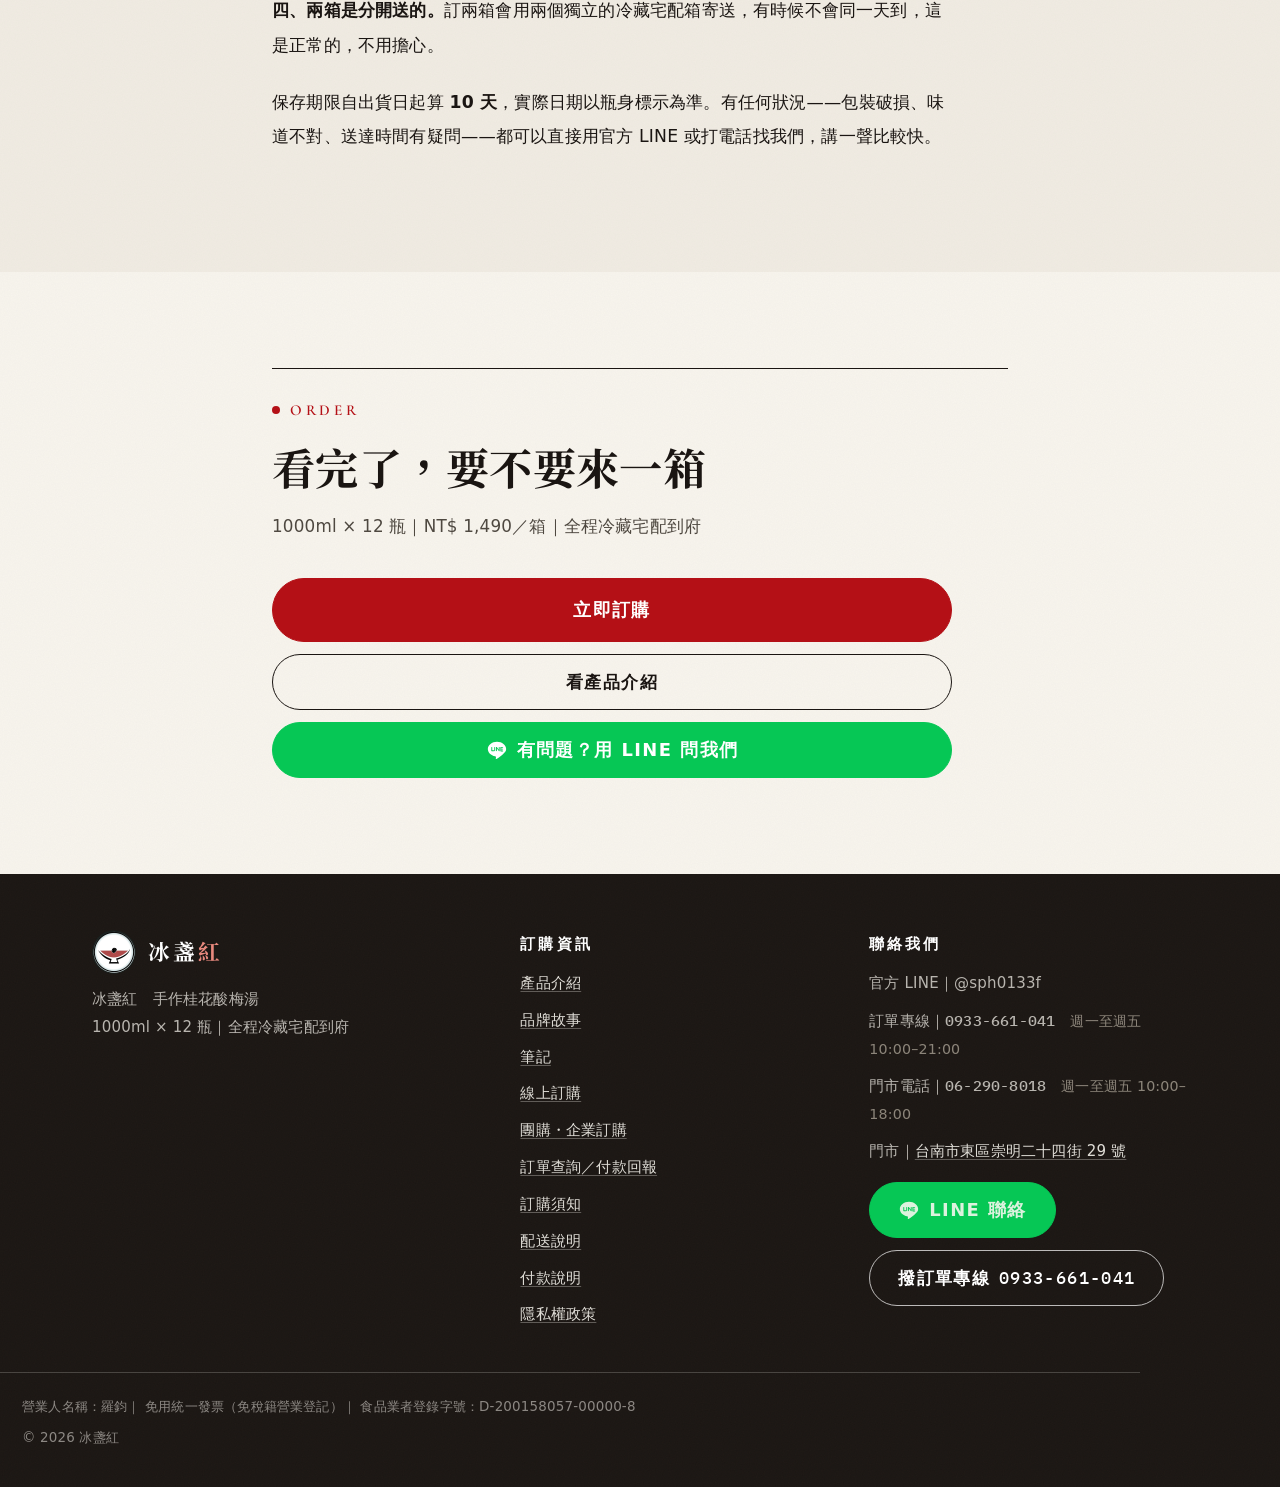
<file: notes.html>
<!DOCTYPE html>
<html lang="zh-Hant-TW">
<head>
<meta charset="utf-8">
<meta name="viewport" content="width=device-width, initial-scale=1">
<title>筆記｜冰盞紅</title>
<meta name="description" content="冰盞紅的手記：為什麼酸梅湯要冰著喝、煙燻香從哪裡來、四步喝法怎麼喝、小批次的代價、八種食材各自的角色，以及中秋餐桌怎麼配。">
<meta name="keywords" content="酸梅湯,烏梅,煙燻香,四步喝法,台南酸梅湯,手工酸梅湯,冰盞紅">
<link rel="canonical" href="https://vegeta1260-ai.github.io/bingzhanhong-site/notes.html">
<meta property="og:type" content="article">
<meta property="og:title" content="筆記｜冰盞紅">
<meta property="og:description" content="關於這一杯酸梅湯的幾件小事。">
<meta property="og:image" content="https://vegeta1260-ai.github.io/bingzhanhong-site/assets/img/og-cover.jpg">
<!-- @include:head -->
<meta name="theme-color" content="#161513">
<link rel="icon" href="assets/img/favicon.svg" type="image/svg+xml">
<link rel="preconnect" href="https://fonts.googleapis.com">
<link rel="preconnect" href="https://fonts.gstatic.com" crossorigin>
<!-- 標題宋體一個字重、英文 Cormorant 襯線（呼應標誌上的 Sour Plum Drink）、等寬體；內文用系統字，零下載 -->
<link href="https://fonts.googleapis.com/css2?family=Cormorant+Garamond:ital,wght@0,600;1,500&family=IBM+Plex+Mono:wght@500&family=Noto+Serif+TC:wght@700&display=swap" rel="stylesheet">
<link rel="stylesheet" href="assets/css/site.css?v=3c630b4d">
<!-- @end:head -->
<!-- @meta:auto -->
<meta property="og:url" content="https://vegeta1260-ai.github.io/bingzhanhong-site/notes.html">
<meta property="og:site_name" content="冰盞紅">
<meta property="og:image:width" content="1200">
<meta property="og:image:height" content="630">
<meta property="og:image:alt" content="冰盞紅 手作桂花酸梅湯">
<meta name="twitter:card" content="summary_large_image">
<meta name="twitter:title" content="筆記｜冰盞紅">
<meta name="twitter:description" content="關於這一杯酸梅湯的幾件小事。">
<meta name="twitter:image" content="https://vegeta1260-ai.github.io/bingzhanhong-site/assets/img/og-cover.jpg">
<!-- @end:meta -->
</head>

<body class="has-bottombar">

<!-- @include:header sub="筆記" -->
<a class="skip-link" href="#main">跳到主要內容</a>
<div class="ribbon"><span data-bzh="campaign.banner"></span></div>
<header class="site-header">
  <div class="wrap site-header__in">
    <a class="brand" href="index.html">
      <img class="brand__mark" src="assets/img/logo-mark.png" alt="" width="44" height="44">
      <span class="brand__txt">
        <img class="brand__wordmark" src="assets/img/wordmark.png" alt="冰盞紅" width="747" height="221">
        <span class="brand__sub">筆記</span>
      </span>
    </a>
    <nav class="nav" aria-label="主選單">
      <a href="product.html">產品</a>
      <a href="story.html">品牌故事</a>
      <a href="notes.html">筆記</a>
      <a href="index.html#price">價格</a>
      <a href="wholesale.html">團購訂購</a>
      <a href="index.html#faq">常見問題</a>
    </nav>
    <div class="header-tools">
      <button class="fontsize" type="button" id="fontsize-toggle" aria-pressed="false" title="放大字體" aria-label="放大字體">
        <span class="fontsize__s">A</span><span class="fontsize__l">A</span>
      </button>
      <a class="btn btn--primary header-cta" href="order.html">立即訂購</a>
    </div>
  </div>
</header>
<!-- @end:header -->

<main id="main" tabindex="-1">

<!-- ===== 開場 ===== -->
<section class="sec sec--tight">
  <div class="wrap wrap--narrow">
    <div class="sec-head">
      <span class="sec-kicker">Notes</span>
      <h1 class="sec-title">冰盞紅手記</h1>
      <p class="sec-lead">
        我們花了不少時間在一鍋湯上，也花了不少時間想「怎麼跟人說這鍋湯」。
        配方、製程、喝法與保存。想知道得細一點，這裡都寫了。
        每篇兩三分鐘，挑有興趣的看就好。
      </p>
    </div>

    <ul class="toc">
      <li><a href="#cold">01 為什麼要冰著喝</a></li>
      <li><a href="#smoke">02 煙燻香從哪裡來</a></li>
      <li><a href="#ritual">03 四步喝法，慢一點</a></li>
      <li><a href="#batch">04 小批次的代價</a></li>
      <li><a href="#eight">05 八種食材，各站各的位置</a></li>
      <li><a href="#table">06 中秋餐桌，一杯就夠</a></li>
      <li><a href="#care">07 收到之後怎麼保存</a></li>
    </ul>
  </div>
</section>

<!-- 七篇手記由我方撰寫。製程事實（保存期限、飲用溫度、八種食材、
     烏梅的煩燻作法、桂花下鍋時機、兩箱分箱寄送）已於 2026/09/19 經業主逐項確認。
     內容不含療效、功效或「無添加／100%」類宣稱。 -->

<!-- ===== 01 ===== -->
<section class="sec sec--alt">
  <div class="wrap wrap--narrow">
    <article class="essay" id="cold">
      <div class="essay__head">
        <span class="article__k">No. 01</span>
        <h2>為什麼要冰著喝</h2>
        <p class="small">關於溫度，和它對味道做的事</p>
      </div>
      <figure class="ph" data-ph="專欄：杯壁凝著水珠的冰鎮酸梅湯特寫">
        <picture><source type="image/webp" srcset="assets/img/note-cold@480w.webp 480w, assets/img/note-cold@800w.webp 800w, assets/img/note-cold.webp 960w" sizes="100vw"><img src="assets/img/note-cold.jpg" data-fallback="assets/img/drink-2.jpg" alt="冰鎮的酸梅湯" loading="lazy" width="960" height="600" srcset="assets/img/note-cold@480w.jpg 480w, assets/img/note-cold@800w.jpg 800w, assets/img/note-cold.jpg 960w" sizes="100vw"></picture>
      </figure>
      <p>同一瓶酸梅湯，室溫喝和冰鎮喝，其實是兩種東西。</p>
      <p>室溫的時候，甜會先浮出來，把其他味道蓋掉一層；桂花的香氣散得快，還沒送到鼻子就淡了；酸味被壓在後面，整杯喝起來是糊的。冰過之後，順序會重新排好——甜退一步，酸站到前面來，桂花香變得清楚，最後留在喉嚨的才是甘草的回甘。</p>
      <p>這不是玄學。低溫會降低舌頭對甜味的敏感度，讓酸與香氣相對突出；同時減緩香氣揮發，讓它是「慢慢放」而不是「一次散光」。所以我們從裝瓶那一刻就冷藏，一路冷鏈送到你家門口，也希望你收到就先冰起來。</p>
      <blockquote class="pull"><p>冰過之後，順序會重新排好——<em>甜退一步，酸站到前面來</em>。</p></blockquote>
      <p>最理想的溫度大約在 <b>4–8°C</b>，也就是冰箱冷藏室的溫度。如果趕時間，倒進加了冰塊的杯子也可以，只是味道會稍微被稀釋——那也沒關係，夏天有夏天的喝法。</p>
      <p><b>一個小提醒：</b>開瓶前搖一搖。八種食材熬出來的東西，靜置久了會有細微沉澱，那是正常的。搖勻之後，整瓶的味道才是均勻的。</p>
    </article>
  </div>
</section>

<!-- ===== 02 ===== -->
<section class="sec">
  <div class="wrap wrap--narrow">
    <article class="essay" id="smoke">
      <div class="essay__head">
        <span class="article__k">No. 02</span>
        <h2>煙燻香從哪裡來</h2>
        <p class="small">一顆烏梅的來歷</p>
      </div>
      <figure class="ph" data-ph="專欄：烏梅特寫，深褐色皺褶表面，側光">
        <picture><source type="image/webp" srcset="assets/img/note-smoke@480w.webp 480w, assets/img/note-smoke@800w.webp 800w, assets/img/note-smoke.webp 960w" sizes="100vw"><img src="assets/img/note-smoke.jpg" data-fallback="assets/img/ing-wumei.jpg" alt="烏梅" loading="lazy" width="960" height="600" srcset="assets/img/note-smoke@480w.jpg 480w, assets/img/note-smoke@800w.jpg 800w, assets/img/note-smoke.jpg 960w" sizes="100vw"></picture>
      </figure>
      <p>很多人第一次喝完會說：「這個有一點煙的味道欸。」</p>
      <p>對，那不是錯覺，也不是我們另外加了什麼。那個味道來自<b>烏梅</b>。</p>
      <p>烏梅不是某種黑色的梅子品種，它是青梅經過煙燻乾燥後的成品。傳統作法是把青梅放在竹篩上，用文火與柴煙慢慢燻到收乾、變黑——梅子的酸被濃縮起來，同時也吸進了柴火的氣息。所以你在酸梅湯裡聞到的那一縷煙，其實是一道存在很久、沒怎麼變過的加工工序。</p>
      <blockquote class="pull"><p>少了烏梅，酸會變得單薄；<em>有了烏梅，酸才有底</em>。</p></blockquote>
      <p>這也是為什麼酸梅湯不能只用新鮮梅子做。少了烏梅，酸會變得單薄、亮，但沒有底；有了烏梅，那個酸才有厚度，尾巴才拖得住。</p>
      <p>我們的做法是讓烏梅在鍋裡待得夠久，但不會久到把苦澀也一起熬出來。這中間的分寸，就是熬煮的時間與溫度要盯緊的原因。</p>
    </article>
  </div>
</section>

<!-- ===== 03 ===== -->
<section class="sec sec--alt">
  <div class="wrap wrap--narrow">
    <article class="essay" id="ritual">
      <div class="essay__head">
        <span class="article__k">No. 03</span>
        <h2>四步喝法，慢一點</h2>
        <p class="small">望色・聞香・酌飲・暢喉</p>
      </div>
      <figure class="ph" data-ph="專欄：對著光舉起的玻璃杯，透亮的紅">
        <picture><source type="image/webp" srcset="assets/img/note-ritual@480w.webp 480w, assets/img/note-ritual@800w.webp 800w, assets/img/note-ritual.webp 960w" sizes="100vw"><img src="assets/img/note-ritual.jpg" data-fallback="assets/img/drink-1.jpg" alt="對光看酸梅湯的顏色" loading="lazy" width="960" height="600" srcset="assets/img/note-ritual@480w.jpg 480w, assets/img/note-ritual@800w.jpg 800w, assets/img/note-ritual.jpg 960w" sizes="100vw"></picture>
      </figure>
      <p>我們常說「四步喝法」，聽起來有點講究，目的只是希望別急著一口灌完。</p>
      <p><b>望色。</b>倒好之後，先對著光看一下。那個透亮的紅，是八種食材各出一點顏色疊出來的，不是單一色素做得到的層次。停個幾秒，順便讓自己也慢下來。</p>
      <p><b>聞香。</b>湊近聞。最先上來的是桂花的花香，浮在最表面；底下墊著烏梅的煙燻氣；再往下一點，是陳皮的柑橘乾香。這三層在冰的時候最清楚。</p>
      <blockquote class="pull"><p>四步喝法不是講究，<em>只是希望你別急著一口灌完</em>。</p></blockquote>
      <p><b>酌飲。</b>先小口。讓舌尖先碰到甘草與冰糖的甜，再讓烏梅和洛神的酸慢慢跟上來。順序對了，你不會只嚐到「酸」，而是嚐到酸怎麼被接住。</p>
      <p><b>暢喉。</b>然後才大口喝。酸味湧上、略帶鹹甘、冰涼順著喉嚨滑下去——這時候最好喝。</p>
      <p>當然，你要一口喝掉我們也不會生氣。只是第一次喝的時候，值得慢一點。</p>
    </article>
  </div>
</section>

<!-- ===== 04 ===== -->
<section class="sec">
  <div class="wrap wrap--narrow">
    <article class="essay" id="batch">
      <div class="essay__head">
        <span class="article__k">No. 04</span>
        <h2>小批次的代價</h2>
        <p class="small">為什麼保存期限只有十天，為什麼偶爾要請你等</p>
      </div>
      <figure class="ph" data-ph="專欄：熬煮中的鍋，蒸氣與木杓">
        <picture><source type="image/webp" srcset="assets/img/process-pot@480w.webp 480w, assets/img/process-pot.webp 600w" sizes="100vw"><img src="assets/img/process-pot.jpg" alt="熬煮中的鍋" loading="lazy" width="960" height="600" srcset="assets/img/process-pot@480w.jpg 480w, assets/img/process-pot.jpg 600w" sizes="100vw"></picture>
      </figure>
      <p>「小批次」這三個字很常見，意思卻不一定相同。先說清楚它在冰盞紅是什麼意思。</p>
      <p>意思是：一次熬一鍋，熬好、放涼、裝瓶、冷藏、出貨。中間沒有為了延長保存而多做的處理，也沒有為了穩定風味而回填的濃縮液。</p>
      <p>這樣做有兩個代價，而且都會落到你身上。</p>
      <blockquote class="pull"><p>這樣做有兩個代價，<em>而且都會落到你身上</em>。</p></blockquote>
      <p><b>第一，保存期限只有十天。</b>不是我們保守，是它就只能這樣。你收到之後請立刻冷藏，開封後儘速喝完。這件事我們在網站上講了很多次，不是囉嗦，是因為它真的重要。</p>
      <p><b>第二，偶爾會請你等。</b>一次做的量有限，遇到節慶訂單集中的時候，我們寧可請你等下一批，也不會為了趕而縮短熬煮時間。網站上如果出現「開放預購」，就是這個意思——那是因為這一批還在鍋裡，不是先做好放著的庫存。</p>
      <p>這兩件事對追求方便的人來說確實不方便。但如果你願意接受這兩件事，你拿到的會是一鍋剛熬好、還沒放久的酸梅湯。這是我們唯一能給的東西。</p>
    </article>
  </div>
</section>

<!-- ===== 05 ===== -->
<section class="sec sec--alt">
  <div class="wrap wrap--narrow">
    <article class="essay" id="eight">
      <div class="essay__head">
        <span class="article__k">No. 05</span>
        <h2>八種食材，各站各的位置</h2>
        <p class="small">一鍋湯的分工表</p>
      </div>
      <figure class="ph" data-ph="專欄：八種乾料分別放在小碟中，俯拍全景">
        <picture><source type="image/webp" srcset="assets/img/note-eight@480w.webp 480w, assets/img/note-eight@800w.webp 800w, assets/img/note-eight.webp 960w" sizes="100vw"><img src="assets/img/note-eight.jpg" data-fallback="assets/img/process-prep.jpg" alt="八種食材" loading="lazy" width="960" height="600" srcset="assets/img/note-eight@480w.jpg 480w, assets/img/note-eight@800w.jpg 800w, assets/img/note-eight.jpg 960w" sizes="100vw"></picture>
      </figure>
      <p>常有人問：「不就是梅子加糖嗎？」如果真那麼簡單，就不用熬那麼久了。</p>
      <p>一鍋酸梅湯裡，每一種食材都有它非在不可的理由。我們用<b>山楂、烏梅、洛神、陳皮、甘草、桂花、梅乾、冰糖</b>這八種，分工大概是這樣：</p>
      <p><b>撐起骨架的是烏梅。</b>酸的主體、煙燻的底，整鍋的重心在它身上。<b>山楂</b>負責讓酸變得明亮——它的果酸比較跳，喝完會回甘，是讓整杯不沉悶的關鍵。</p>
      <p><b>給顏色的是洛神。</b>那抹透亮的紅寶石色主要來自它，同時它也補了一點花萼特有的酸香。</p>
      <blockquote class="pull"><p>每一種食材，<em>都有它非在不可的理由</em>。</p></blockquote>
      <p><b>負責層次的是陳皮。</b>柑橘皮曬乾後的那股乾香，會在酸與甜之間插進一道不一樣的味道，讓味覺不會一路平。</p>
      <p><b>收尾的是甘草。</b>它不是主角，但少了它，酸就沒人接。喝完之後嘴裡那一點回甘，是甘草在做事。</p>
      <p><b>放在最上面的是桂花。</b>它的香氣最輕、最先揮發，所以下鍋的時機和其他食材不一樣。開瓶時第一個聞到的就是它。</p>
      <p><b>補厚度的是梅乾</b>，讓整體多一點果實感；<b>冰糖</b>則把甜度收整起來——用冰糖而不是白砂糖，甜會比較清、不黏口。</p>
      <p>八種湊在一起，才是一杯完整的酸梅湯。少一樣，你不一定說得出少了什麼，但一定喝得出來不對。</p>
    </article>
  </div>
</section>

<!-- ===== 06 ===== -->
<section class="sec">
  <div class="wrap wrap--narrow">
    <article class="essay" id="table">
      <div class="essay__head">
        <span class="article__k">No. 06</span>
        <h2>中秋餐桌，一杯就夠</h2>
        <p class="small">關於怎麼配，還有為什麼是 1000ml</p>
      </div>
      <figure class="ph" data-ph="專欄：烤肉後的餐桌一角，炭火餘燼、盤子、一杯酸梅湯">
        <picture><source type="image/webp" srcset="assets/img/note-table@480w.webp 480w, assets/img/note-table@800w.webp 800w, assets/img/note-table.webp 960w" sizes="100vw"><img src="assets/img/note-table.jpg" data-fallback="assets/img/drink-4.jpg" alt="餐後的一杯酸梅湯" loading="lazy" width="960" height="600" srcset="assets/img/note-table@480w.jpg 480w, assets/img/note-table@800w.jpg 800w, assets/img/note-table.jpg 960w" sizes="100vw"></picture>
      </figure>
      <p>烤肉、月餅、柚子。中秋的餐桌通常很滿，吃到後半段，需要的往往不是再一道菜，而是一杯能把嘴巴收乾淨的東西。</p>
      <p>酸梅湯剛好在做這件事。酸把油膩的感覺切開，甘草的甜把它收尾，冰涼的溫度讓整個人清醒一點。所以它適合放在餐後，也適合一邊吃一邊喝。</p>
      <blockquote class="pull"><p>吃到後半段，需要的往往不是再一道菜，<em>而是一杯能把嘴巴收乾淨的東西</em>。</p></blockquote>
      <p>如果桌上有氣泡水，可以對半兌開試試。氣泡會把香氣帶起來，整杯變得更輕、更好入口，招待客人的時候也體面。想再講究一點，加一片新鮮檸檬或幾顆冰塊都行——這是家裡的餐桌，怎麼舒服怎麼來。</p>
      <p>至於為什麼是 1000ml 而不是隨手瓶：因為它本來就是做給一桌人分的：整瓶端上桌，一人倒一杯。一瓶大概夠一桌四到六個人各喝一輪。它不是為了讓一個人解渴，是為了讓一桌人有理由多坐一會兒。</p>
    </article>
  </div>
</section>

<!-- ===== 07 ===== -->
<section class="sec sec--alt">
  <div class="wrap wrap--narrow">
    <article class="essay" id="care">
      <div class="essay__head">
        <span class="article__k">No. 07</span>
        <h2>收到之後怎麼保存</h2>
        <p class="small">拆箱到喝完的十天</p>
      </div>
      <figure class="ph" data-ph="專欄：冰箱層架上整齊排列的玻璃壺">
        <picture><source type="image/webp" srcset="assets/img/note-care@480w.webp 480w, assets/img/note-care@800w.webp 800w, assets/img/note-care.webp 960w" sizes="100vw"><img src="assets/img/note-care.jpg" data-fallback="assets/img/scene-fridge.jpg" alt="冰箱裡冷藏的酸梅湯" loading="lazy" width="960" height="600" srcset="assets/img/note-care@480w.jpg 480w, assets/img/note-care@800w.jpg 800w, assets/img/note-care.jpg 960w" sizes="100vw"></picture>
      </figure>
      <p>冷藏宅配送到的時候，箱子外面通常還帶著涼氣。接下來這幾件事做到，十天的保存期限才用得完整。</p>
      <p><b>一、拆箱先冰。</b>其他事都可以等，這件不行。冷藏食品最怕在室溫下擺著，先放進冰箱冷藏室，再來拆信、收東西都不遲。</p>
      <p><b>二、喝之前搖一搖。</b>沉澱是正常的，搖勻才是完整的味道。</p>
      <blockquote class="pull"><p>其他事都可以等，<em>拆箱先冰這件不行</em>。</p></blockquote>
      <p><b>三、開封後儘速喝完。</b>1000ml 聽起來多，但一家人一個晚上其實喝得完。真的喝不完，記得旋緊瓶蓋放回冷藏，別放在餐桌上過夜。</p>
      <p><b>四、兩箱是分開送的。</b>訂兩箱會用兩個獨立的冷藏宅配箱寄送，有時候不會同一天到，這是正常的，不用擔心。</p>
      <p>保存期限自出貨日起算 <b>10 天</b>，實際日期以瓶身標示為準。有任何狀況——包裝破損、味道不對、送達時間有疑問——都可以直接用官方 LINE 或打電話找我們，講一聲比較快。</p>
    </article>
  </div>
</section>

<!-- ===== 結尾 ===== -->
<section class="sec">
  <div class="wrap wrap--narrow">
    <div class="sec-head">
      <span class="sec-kicker">Order</span>
      <h2 class="sec-title">看完了，要不要來一箱</h2>
      <p class="sec-lead">
        <span data-bzh="product.spec">1000ml × 12 瓶</span>｜<span data-bzh="price.box1">NT$ 1,490</span>／箱｜<span data-bzh="shipping.method">全程冷藏宅配到府</span>
      </p>
    </div>
    <div class="btn-row btn-row--stack" style="max-width:680px">
      <a class="btn btn--primary btn--lg btn--block" href="order.html">立即訂購</a>
      <a class="btn btn--ghost btn--block" href="product.html">看產品介紹</a>
      <a class="btn btn--line btn--block" data-bzh-link="line" href="#">有問題？用 LINE 問我們</a>
    </div>
  </div>
</section>

</main>

<!-- @include:footer -->
<footer class="site-footer">
  <div class="wrap footer-grid">
    <div>
      <a class="brand" href="index.html" style="margin-bottom:12px">
        <img class="brand__mark" src="assets/img/logo-mark.png" alt="" width="38" height="38">
        <span class="brand__txt"><span class="brand__name" style="color:#fff">冰盞<i style="color:#E8897E">紅</i></span></span>
      </a>
      <p style="margin:0">
        <span data-bzh="brand.product">冰盞紅酸梅湯</span><br>
        <span data-bzh="product.spec">1000ml × 12 瓶</span>｜<span data-bzh="shipping.method">全程冷藏宅配到府</span>
      </p>
    </div>
    <div>
      <p class="footer-title">訂購資訊</p>
      <ul class="footer-list">
        <li><a href="product.html">產品介紹</a></li>
        <li><a href="story.html">品牌故事</a></li>
        <li><a href="notes.html">筆記</a></li>
        <li><a href="order.html">線上訂購</a></li>
        <li><a href="wholesale.html">團購・企業訂購</a></li>
        <li><a href="status.html">訂單查詢／付款回報</a></li>
        <li><a href="info.html#order">訂購須知</a></li>
        <li><a href="info.html#shipping">配送說明</a></li>
        <li><a href="info.html#payment">付款說明</a></li>
        <li><a href="info.html#privacy">隱私權政策</a></li>
      </ul>
    </div>
    <div>
      <p class="footer-title">聯絡我們</p>
      <ul class="footer-list">
        <li>官方 LINE｜<span data-bzh="contact.lineId">@sph0133f</span></li>
        <li>訂單專線｜<span class="num" data-bzh="contact.tel">0933-661-041</span>　<span class="small" data-bzh="contact.hours"></span></li>
        <li>門市電話｜<span class="num" data-bzh="contact.tel2">06-290-8018</span>　<span class="small" data-bzh="store.hours"></span></li>
        <li>門市｜<a data-bzh-link="map" href="#"><span data-bzh="store.address">台南市東區崇明二十四街 29 號</span></a></li>
      </ul>
      <div class="btn-row mt-16">
        <a class="btn btn--line" data-bzh-link="line" href="#">LINE 聯絡</a>
        <a class="btn btn--tel" data-bzh-link="tel" href="#">撥訂單專線</a>
      </div>
    </div>
  </div>
  <div class="wrap footer-legal">
    <p style="margin:0 0 6px">
      營業人名稱：<span data-bzh="legal.company">羅鈞</span>｜
      <span data-bzh="legal.taxNote">免用統一發票（免稅籍營業登記）</span>｜
      食品業者登錄字號：<span data-bzh="legal.foodReg">D-200158057-00000-8</span>
    </p>
    <p style="margin:0">© <span data-bzh="year">2026</span> 冰盞紅</p>
  </div>
</footer>
<!-- @end:footer -->

<!-- @include:bottombar -->
<div class="bottombar">
  <a class="btn btn--primary" href="order.html">立即訂購</a>
  <a class="btn btn--line" data-bzh-link="line" href="#">LINE</a>
  <a class="btn btn--tel" data-bzh-link="tel" href="#">電話</a>
</div>
<!-- @end:bottombar -->

<!-- @include:scripts -->
<script src="assets/js/config.js?v=1f799385"></script>
<script src="assets/js/site.js?v=9878116b"></script>
<!-- @end:scripts -->
</body>
</html>
</file>
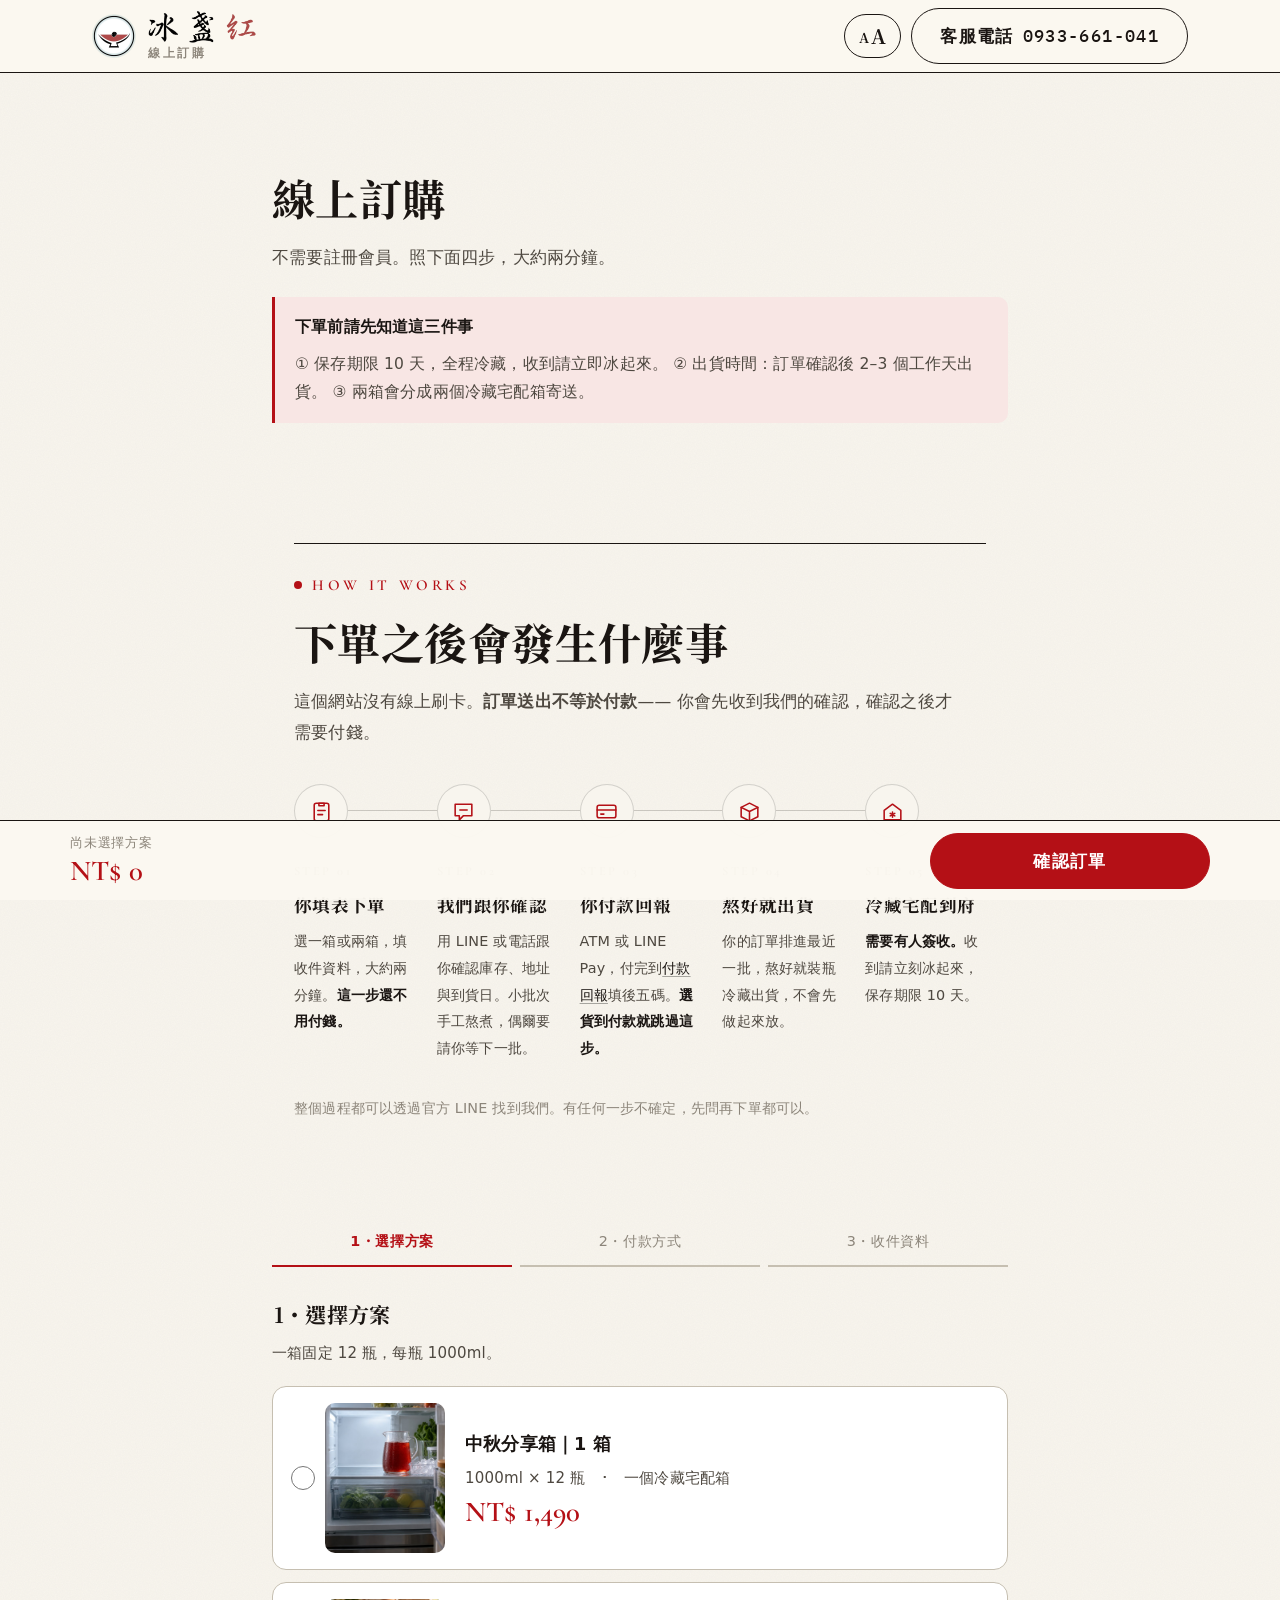
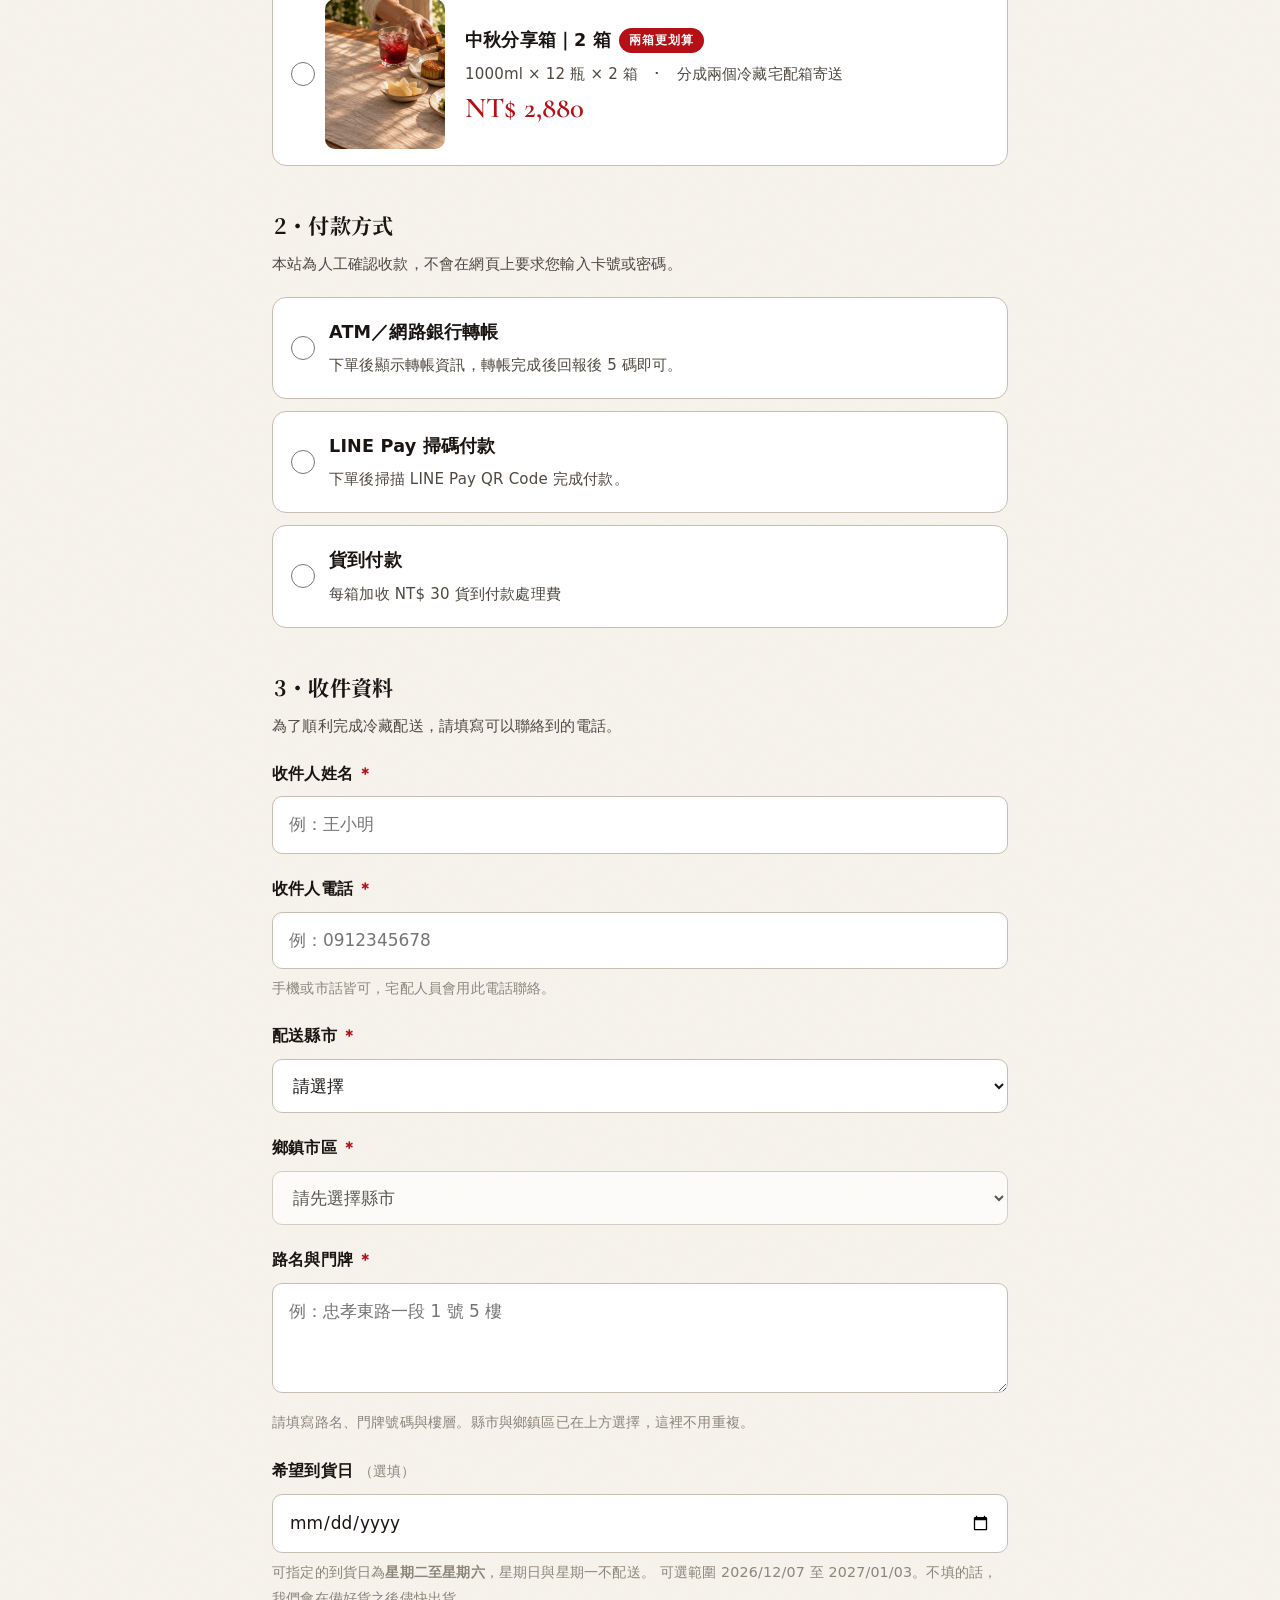
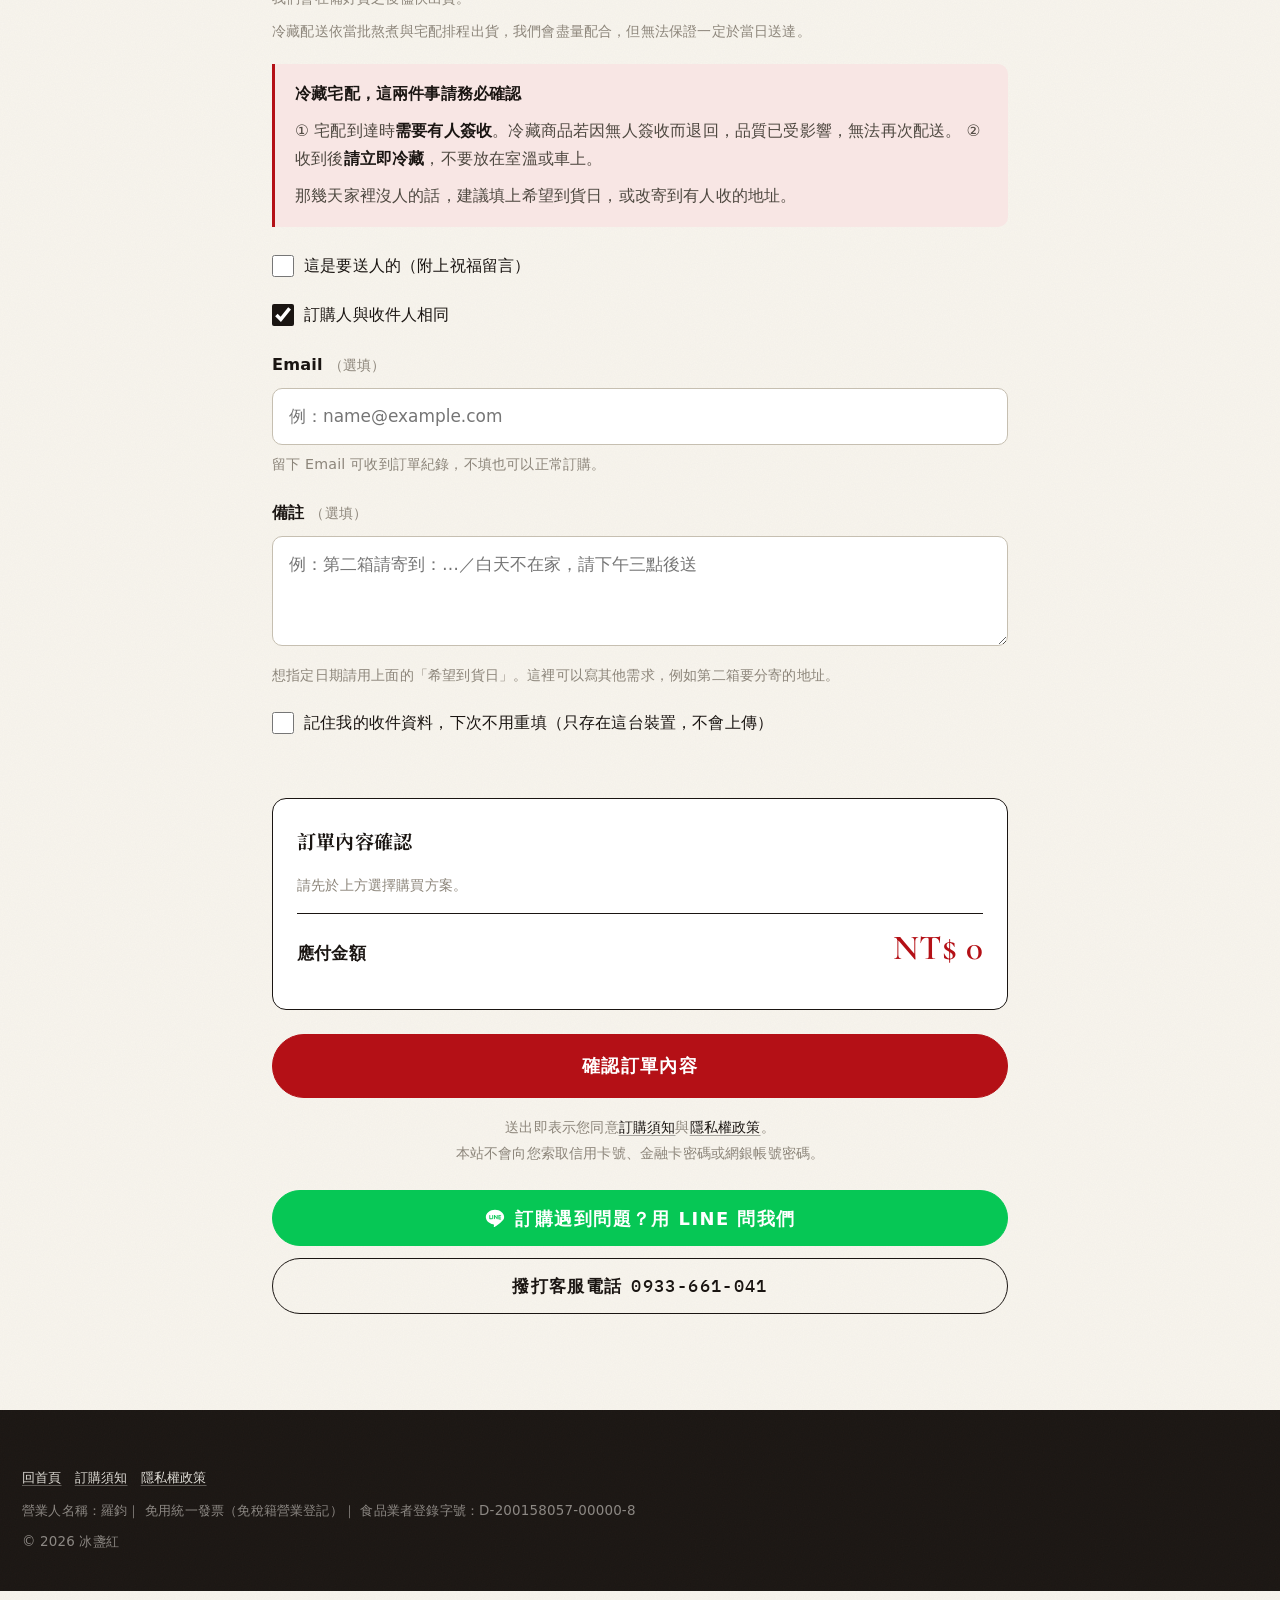
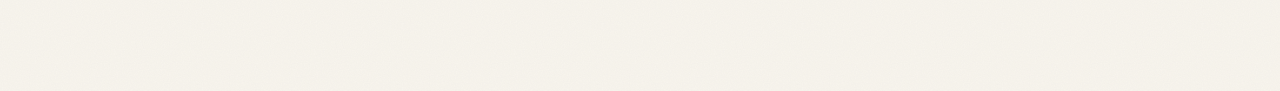
<file: order.html>
<!DOCTYPE html>
<html lang="zh-Hant-TW">
<head>
<meta charset="utf-8">
<meta name="viewport" content="width=device-width, initial-scale=1">
<title>線上訂購｜冰盞紅酸梅湯</title>
<meta name="description" content="冰盞紅酸梅湯線上訂購。選擇 1 箱或 2 箱，可選 ATM 轉帳、LINE Pay 或貨到付款，全程冷藏宅配到府。">
<meta name="robots" content="noindex">
<!-- @include:head -->
<meta name="theme-color" content="#161513">
<link rel="icon" href="assets/img/favicon.svg" type="image/svg+xml">
<link rel="preconnect" href="https://fonts.googleapis.com">
<link rel="preconnect" href="https://fonts.gstatic.com" crossorigin>
<!-- 標題宋體一個字重、英文 Cormorant 襯線（呼應標誌上的 Sour Plum Drink）、等寬體；內文用系統字，零下載 -->
<link href="https://fonts.googleapis.com/css2?family=Cormorant+Garamond:ital,wght@0,600;1,500&family=IBM+Plex+Mono:wght@500&family=Noto+Serif+TC:wght@700&display=swap" rel="stylesheet">
<link rel="stylesheet" href="assets/css/site.css?v=3c630b4d">
<!-- @end:head -->
<!-- @meta:auto -->
<meta property="og:url" content="https://vegeta1260-ai.github.io/bingzhanhong-site/order.html">
<meta property="og:site_name" content="冰盞紅">
<meta property="og:image:width" content="1200">
<meta property="og:image:height" content="630">
<meta property="og:image:alt" content="冰盞紅 手作桂花酸梅湯">
<meta name="twitter:card" content="summary_large_image">
<meta name="twitter:title" content="線上訂購｜冰盞紅酸梅湯">
<meta name="twitter:description" content="冰盞紅酸梅湯線上訂購。選擇 1 箱或 2 箱，可選 ATM 轉帳、LINE Pay 或貨到付款，全程冷藏宅配到府。">
<meta name="twitter:image" content="https://vegeta1260-ai.github.io/bingzhanhong-site/assets/img/og-cover.jpg">
<!-- @end:meta -->
</head>

<body class="has-orderbar">

<!-- @include:header sub="線上訂購" minimal -->
<a class="skip-link" href="#main">跳到主要內容</a>
<header class="site-header site-header--minimal">
  <div class="wrap site-header__in">
    <a class="brand" href="index.html">
      <img class="brand__mark" src="assets/img/logo-mark.png" alt="" width="44" height="44">
      <span class="brand__txt">
        <img class="brand__wordmark" src="assets/img/wordmark.png" alt="冰盞紅" width="747" height="221">
        <span class="brand__sub">線上訂購</span>
      </span>
    </a>
    <div class="header-tools">
      <button class="fontsize" type="button" id="fontsize-toggle" aria-pressed="false" title="放大字體" aria-label="放大字體">
        <span class="fontsize__s">A</span><span class="fontsize__l">A</span>
      </button>
      <a class="btn btn--tel header-cta" data-bzh-link="tel" href="#">客服電話</a>
    </div>
  </div>
</header>
<!-- @end:header -->

<main class="sec">
  <div class="wrap wrap--narrow">

    <h1 class="sec-title mb-16">線上訂購</h1>
    <p class="sec-lead mb-24">不需要註冊會員。照下面四步，大約兩分鐘。</p>

    <!-- ===== 四步圖解 ===== -->

    <!-- ===== 先講清楚 ===== -->
    <div class="note note--warn mb-24">
      <p><strong>下單前請先知道這三件事</strong></p>
      <p>① 保存期限 <span data-bzh="product.shelfLife">10 天</span>，全程冷藏，收到請立即冰起來。
      ② 出貨時間：<span data-bzh="shipping.leadTime">訂單確認後 2–3 個工作天出貨</span>。
      ③ 兩箱會分成兩個冷藏宅配箱寄送。</p>
    </div>

    <!-- @include:flow -->
<section class="sec" id="flow">
  <div class="wrap">
    <div class="sec-head">
      <span class="sec-kicker">How It Works</span>
      <h2 class="sec-title">下單之後會發生什麼事</h2>
      <p class="sec-lead">這個網站沒有線上刷卡。<b>訂單送出不等於付款</b>——
      你會先收到我們的確認，確認之後才需要付錢。</p>
    </div>

    <ol class="flow">
      <li class="flow__step">
        <span class="flow__icon" aria-hidden="true"><svg viewBox="0 0 24 24" fill="none" stroke="currentColor" stroke-width="1.5" stroke-linecap="round" stroke-linejoin="round"><rect x="5" y="4" width="14" height="17" rx="2"/><path d="M9.5 4h5v2.5h-5z"/><path d="M8.5 11h7M8.5 15h4.5"/></svg></span>
        <div>
          <span class="flow__n">Step 01</span>
          <h3 class="flow__t">你填表下單</h3>
          <p class="flow__d">選一箱或兩箱，填收件資料，大約兩分鐘。<b>這一步還不用付錢。</b></p>
        </div>
      </li>

      <li class="flow__step">
        <span class="flow__icon" aria-hidden="true"><svg viewBox="0 0 24 24" fill="none" stroke="currentColor" stroke-width="1.5" stroke-linecap="round" stroke-linejoin="round"><path d="M20 5H4v11h4v4l4-4h8z"/><path d="M8.5 10.5h7"/></svg></span>
        <div>
          <span class="flow__n">Step 02</span>
          <h3 class="flow__t">我們跟你確認</h3>
          <p class="flow__d">用 LINE 或電話跟你確認庫存、地址與到貨日。小批次手工熬煮，偶爾要請你等下一批。</p>
        </div>
      </li>

      <li class="flow__step">
        <span class="flow__icon" aria-hidden="true"><svg viewBox="0 0 24 24" fill="none" stroke="currentColor" stroke-width="1.5" stroke-linecap="round" stroke-linejoin="round"><rect x="3" y="6" width="18" height="12" rx="2"/><path d="M3 10.5h18M6.5 14.5h3"/></svg></span>
        <div>
          <span class="flow__n">Step 03</span>
          <h3 class="flow__t">你付款回報</h3>
          <p class="flow__d">ATM 或 LINE Pay，付完到<a href="status.html">付款回報</a>填後五碼。<b>選貨到付款就跳過這步。</b></p>
        </div>
      </li>

      <li class="flow__step">
        <span class="flow__icon" aria-hidden="true"><svg viewBox="0 0 24 24" fill="none" stroke="currentColor" stroke-width="1.5" stroke-linecap="round" stroke-linejoin="round"><path d="M4 8l8-4 8 4v9l-8 4-8-4z"/><path d="M4 8l8 4 8-4M12 12v9"/></svg></span>
        <div>
          <span class="flow__n">Step 04</span>
          <h3 class="flow__t">熬好就出貨</h3>
          <p class="flow__d">你的訂單排進最近一批，熬好就裝瓶冷藏出貨，不會先做起來放。</p>
        </div>
      </li>

      <li class="flow__step">
        <span class="flow__icon" aria-hidden="true"><svg viewBox="0 0 24 24" fill="none" stroke="currentColor" stroke-width="1.5" stroke-linecap="round" stroke-linejoin="round"><path d="M4 11l8-6 8 6v9H4z"/><path d="M12 12.5v5M9.8 13.8l4.4 2.4M14.2 13.8l-4.4 2.4"/></svg></span>
        <div>
          <span class="flow__n">Step 05</span>
          <h3 class="flow__t">冷藏宅配到府</h3>
          <p class="flow__d"><b>需要有人簽收。</b>收到請立刻冰起來，保存期限 <span data-bzh="product.shelfLife">10 天</span>。</p>
        </div>
      </li>
    </ol>

    <p class="flow__foot">整個過程都可以透過官方 LINE 找到我們。有任何一步不確定，先問再下單都可以。</p>
  </div>
</section>
<!-- @end:flow -->

    <!-- ===== 上次的收件資料（有存才顯示）===== -->
    <div class="remember-bar hide" id="remember-bar">
      <span>上次的收件資料：<b id="remember-summary"></b></span>
      <button class="btn btn--green" type="button" id="remember-fill">帶入</button>
      <button class="btn btn--tel" type="button" id="remember-clear">清除</button>
    </div>

    <ol class="steps">
      <li class="is-active">1・選擇方案</li>
      <li>2・付款方式</li>
      <li>3・收件資料</li>
    </ol>

    <form id="order-form" novalidate>

      <!-- ===== 1. 商品選擇 ===== -->
      <fieldset class="fieldset">
        <legend class="fieldset__title">1・選擇方案</legend>
        <p class="fieldset__hint">一箱固定 <span data-bzh="product.perBox">12 瓶</span>，每瓶 <span data-bzh="product.volume">1000ml</span>。</p>
        <div class="opts" id="plan-opts"><!-- 由 order.js 產生 --></div>
        <div class="note note--ok mt-16 hide" id="two-box-note">
          <p><strong>兩箱寄送方式</strong></p>
          <p>12 瓶／箱，共 2 箱，將<strong>分成兩個獨立的冷藏宅配箱</strong>寄送，兩箱可能不同時間送達。要分送兩個地址的話，請在備註寫明第二箱的收件資料。</p>
        </div>
        <p class="field__err" id="plan-err">請選擇一個方案。</p>
      </fieldset>

      <!-- ===== 2. 付款方式 ===== -->
      <fieldset class="fieldset">
        <legend class="fieldset__title">2・付款方式</legend>
        <p class="fieldset__hint">本站為人工確認收款，不會在網頁上要求您輸入卡號或密碼。</p>
        <div class="opts" id="pay-opts"><!-- 由 order.js 產生 --></div>
        <p class="field__err" id="pay-err">請選擇付款方式。</p>

        <div class="note mt-16 hide" id="pay-note-atm">
          <p><strong>ATM 轉帳流程</strong></p>
          <p>送出訂單後，畫面會顯示轉帳資訊。完成轉帳後，請到「付款回報」填寫<strong>帳號後 5 碼</strong>，或用官方 LINE、電話告知我們，以便人工核對款項。</p>
        </div>
        <div class="note mt-16 hide" id="pay-note-linepay">
          <p><strong>LINE Pay 付款流程</strong></p>
          <p>送出訂單後，畫面會顯示 LINE Pay QR Code，掃描完成付款即可。付款後可到「付款回報」或用官方 LINE 通知我們。</p>
        </div>
        <div class="note note--warn mt-16 hide" id="pay-note-cod">
          <p><strong>貨到付款</strong></p>
          <p>每箱加收 <span data-bzh="cod.feePlain">30</span> 元<strong>貨到付款處理費</strong>（非運費），已計入下方合計金額，收到商品時付款給宅配人員。</p>
        </div>
      </fieldset>

      <!-- ===== 3. 收件資料 ===== -->
      <fieldset class="fieldset">
        <legend class="fieldset__title">3・收件資料</legend>
        <p class="fieldset__hint">為了順利完成冷藏配送，請填寫可以聯絡到的電話。</p>

        <div class="field" id="f-rname">
          <label class="field__label" for="rname">收件人姓名<span class="req">＊</span></label>
          <input class="input" type="text" id="rname" name="rname" autocomplete="name" placeholder="例：王小明">
          <p class="field__err">請填寫收件人姓名。</p>
        </div>

        <div class="field" id="f-rphone">
          <label class="field__label" for="rphone">收件人電話<span class="req">＊</span></label>
          <input class="input" type="tel" id="rphone" name="rphone" inputmode="tel" autocomplete="tel" placeholder="例：0912345678">
          <p class="field__hint" data-base="手機或市話皆可，宅配人員會用此電話聯絡。">手機或市話皆可，宅配人員會用此電話聯絡。</p>
          <p class="field__ok"></p>
          <p class="field__err">請填寫正確的電話號碼。</p>
        </div>

        <div class="field" id="f-city">
          <label class="field__label" for="city">配送縣市<span class="req">＊</span></label>
          <select class="select" id="city" name="city"><option value="">請選擇</option></select>
          <p class="field__err">請選擇配送縣市。</p>
        </div>
        <div class="note note--warn hide mb-24" id="city-warn"></div>

        <div class="field" id="f-district">
          <label class="field__label" for="district">鄉鎮市區<span class="req">＊</span></label>
          <select class="select" id="district" name="district" disabled><option value="">請先選擇縣市</option></select>
          <p class="field__err">請選擇鄉鎮市區。</p>
        </div>

        <div class="field" id="f-addr">
          <label class="field__label" for="addr">路名與門牌<span class="req">＊</span></label>
          <textarea class="textarea" id="addr" name="addr" autocomplete="street-address" placeholder="例：忠孝東路一段 1 號 5 樓"></textarea>
          <p class="field__hint">請填寫路名、門牌號碼與樓層。縣市與鄉鎮區已在上方選擇，這裡不用重複。</p>
          <p class="field__err">請填寫完整的路名與門牌。</p>
        </div>

        <div class="field" id="f-arrive">
          <label class="field__label" for="arrive">希望到貨日<span class="opt-tag">（選填）</span></label>
          <input class="input" type="date" id="arrive" name="arrive">
          <p class="field__hint"><span data-bzh-html="shipping.arriveWeekdayNote"></span>
          可選範圍 <span id="arrive-range">—</span>。不填的話，我們會在備好貨之後儘快出貨。</p>
          <p class="field__hint"><span data-bzh="shipping.arriveNote"></span></p>
          <p class="field__err" id="arrive-err">請選擇可配送的日期。</p>
        </div>

        <div class="note note--warn mb-24">
          <p><strong>冷藏宅配，這兩件事請務必確認</strong></p>
          <p>① 宅配到達時<strong>需要有人簽收</strong>。冷藏商品若因無人簽收而退回，品質已受影響，無法再次配送。
          ② 收到後<strong>請立即冷藏</strong>，不要放在室溫或車上。</p>
          <p>那幾天家裡沒人的話，建議填上希望到貨日，或改寄到有人收的地址。</p>
        </div>

        <label class="check">
          <input type="checkbox" id="gift">
          <span>這是要送人的（附上祝福留言）</span>
        </label>

        <div id="gift-block" class="hide">
          <div class="field" id="f-giftmsg">
            <label class="field__label" for="giftmsg">賀卡留言<span class="opt-tag">（選填）</span></label>
            <textarea class="textarea" id="giftmsg" maxlength="60" placeholder="例：中秋節快樂，天氣熱記得多喝一點。"></textarea>
            <p class="field__hint">
              <span id="giftmsg-count">0</span> / 60 字。
              <span data-bzh="gift.note"></span>
            </p>
          </div>
        </div>

        <label class="check">
          <input type="checkbox" id="same" checked>
          <span>訂購人與收件人相同</span>
        </label>

        <div id="buyer-block" class="hide">
          <div class="field" id="f-bname">
            <label class="field__label" for="bname">訂購人姓名<span class="req">＊</span></label>
            <input class="input" type="text" id="bname" name="bname" placeholder="例：王大明">
            <p class="field__err">請填寫訂購人姓名。</p>
          </div>
          <div class="field" id="f-bphone">
            <label class="field__label" for="bphone">訂購人電話<span class="req">＊</span></label>
            <input class="input" type="tel" id="bphone" name="bphone" inputmode="tel" placeholder="例：0912345678">
            <p class="field__hint" data-base="我們有問題時會打這支電話。">我們有問題時會打這支電話。</p>
            <p class="field__ok"></p>
            <p class="field__err">請填寫正確的電話號碼。</p>
          </div>
        </div>

        <div class="field" id="f-email">
          <label class="field__label" for="email">Email<span class="opt-tag">（選填）</span></label>
          <input class="input" type="email" id="email" name="email" inputmode="email" autocomplete="email" placeholder="例：name@example.com">
          <p class="field__hint">留下 Email 可收到訂單紀錄，不填也可以正常訂購。</p>
          <p class="field__err">Email 格式不正確，或請留白。</p>
        </div>

        <div class="field">
          <label class="field__label" for="note">備註<span class="opt-tag">（選填）</span></label>
          <textarea class="textarea" id="note" name="note" placeholder="例：第二箱請寄到：…／白天不在家，請下午三點後送"></textarea>
          <p class="field__hint">想指定日期請用上面的「希望到貨日」。這裡可以寫其他需求，例如第二箱要分寄的地址。</p>
        </div>

        <label class="check">
          <input type="checkbox" id="remember">
          <span>記住我的收件資料，下次不用重填（只存在這台裝置，不會上傳）</span>
        </label>

        <!-- 防機器人：正常使用者看不到，也不會填 -->
        <div style="position:absolute;left:-9999px" aria-hidden="true">
          <label for="website">請勿填寫</label>
          <input type="text" id="website" name="website" tabindex="-1" autocomplete="off">
        </div>
      </fieldset>

      <!-- ===== 確認訂單 ===== -->
      <div class="summary" id="summary">
        <p class="summary__title">訂單內容確認</p>
        <div id="summary-rows"></div>
        <div class="summary__total">
          <span class="k">應付金額</span>
          <span class="v" id="summary-total">NT$ 0</span>
        </div>
        <p class="small mt-16" id="summary-hint"></p>
        <p class="summary__confirm-note">請再看一次上面的資料。沒問題的話，按下方「資料無誤，送出訂單」。</p>
      </div>

      <div class="note note--warn hide" id="api-warn">
        <p><strong>提醒：線上訂單系統尚未啟用</strong></p>
        <p>目前網站尚未連接訂單資料表。按下送出後，系統會把您的訂單內容整理好並複製起來，請用官方 LINE 傳送給我們，我們會為您人工建立訂單。</p>
      </div>

      <p class="field__err" id="submit-err">請確認上方標示紅字的欄位。</p>

      <button class="btn btn--primary btn--lg btn--block mt-16" type="submit" id="submit-btn">確認訂單內容</button>

      <p class="small center mt-16">
        送出即表示您同意<a href="info.html#order">訂購須知</a>與<a href="info.html#privacy">隱私權政策</a>。<br>
        本站不會向您索取信用卡號、金融卡密碼或網銀帳號密碼。
      </p>

      <div class="btn-row btn-row--stack mt-24">
        <a class="btn btn--line btn--block" data-bzh-link="line" href="#">訂購遇到問題？用 LINE 問我們</a>
        <a class="btn btn--tel btn--block" data-bzh-link="tel" href="#">撥打客服電話</a>
      </div>
    </form>
  </div>
</main>

<!-- @include:footer minimal -->
<footer class="site-footer">
  <div class="wrap footer-legal footer-legal--solo">
    <p style="margin:0 0 8px"><a href="index.html">回首頁</a>　<a href="info.html#order">訂購須知</a>　<a href="info.html#privacy">隱私權政策</a></p>
    <p style="margin:0 0 6px">
      營業人名稱：<span data-bzh="legal.company">羅鈞</span>｜
      <span data-bzh="legal.taxNote">免用統一發票（免稅籍營業登記）</span>｜
      食品業者登錄字號：<span data-bzh="legal.foodReg">D-200158057-00000-8</span>
    </p>
    <p style="margin:0">© <span data-bzh="year">2026</span> 冰盞紅</p>
  </div>
</footer>
<!-- @end:footer -->

<!-- ===== 固定計價列 ===== -->
<div class="orderbar">
  <div class="orderbar__in">
    <div class="orderbar__sum">
      <span class="k" id="bar-label">尚未選擇方案</span>
      <span class="v" id="bar-total">NT$ 0</span>
    </div>
    <button class="btn btn--primary" type="button" id="bar-btn">確認訂單</button>
  </div>
</div>

<!-- @include:scripts -->
<script src="assets/js/config.js?v=1f799385"></script>
<script src="assets/js/site.js?v=9878116b"></script>
<!-- @end:scripts -->
<script src="assets/js/tw-districts.js?v=902c74d6"></script>
<script src="assets/js/order.js?v=38689861"></script>
</body>
</html>
</file>
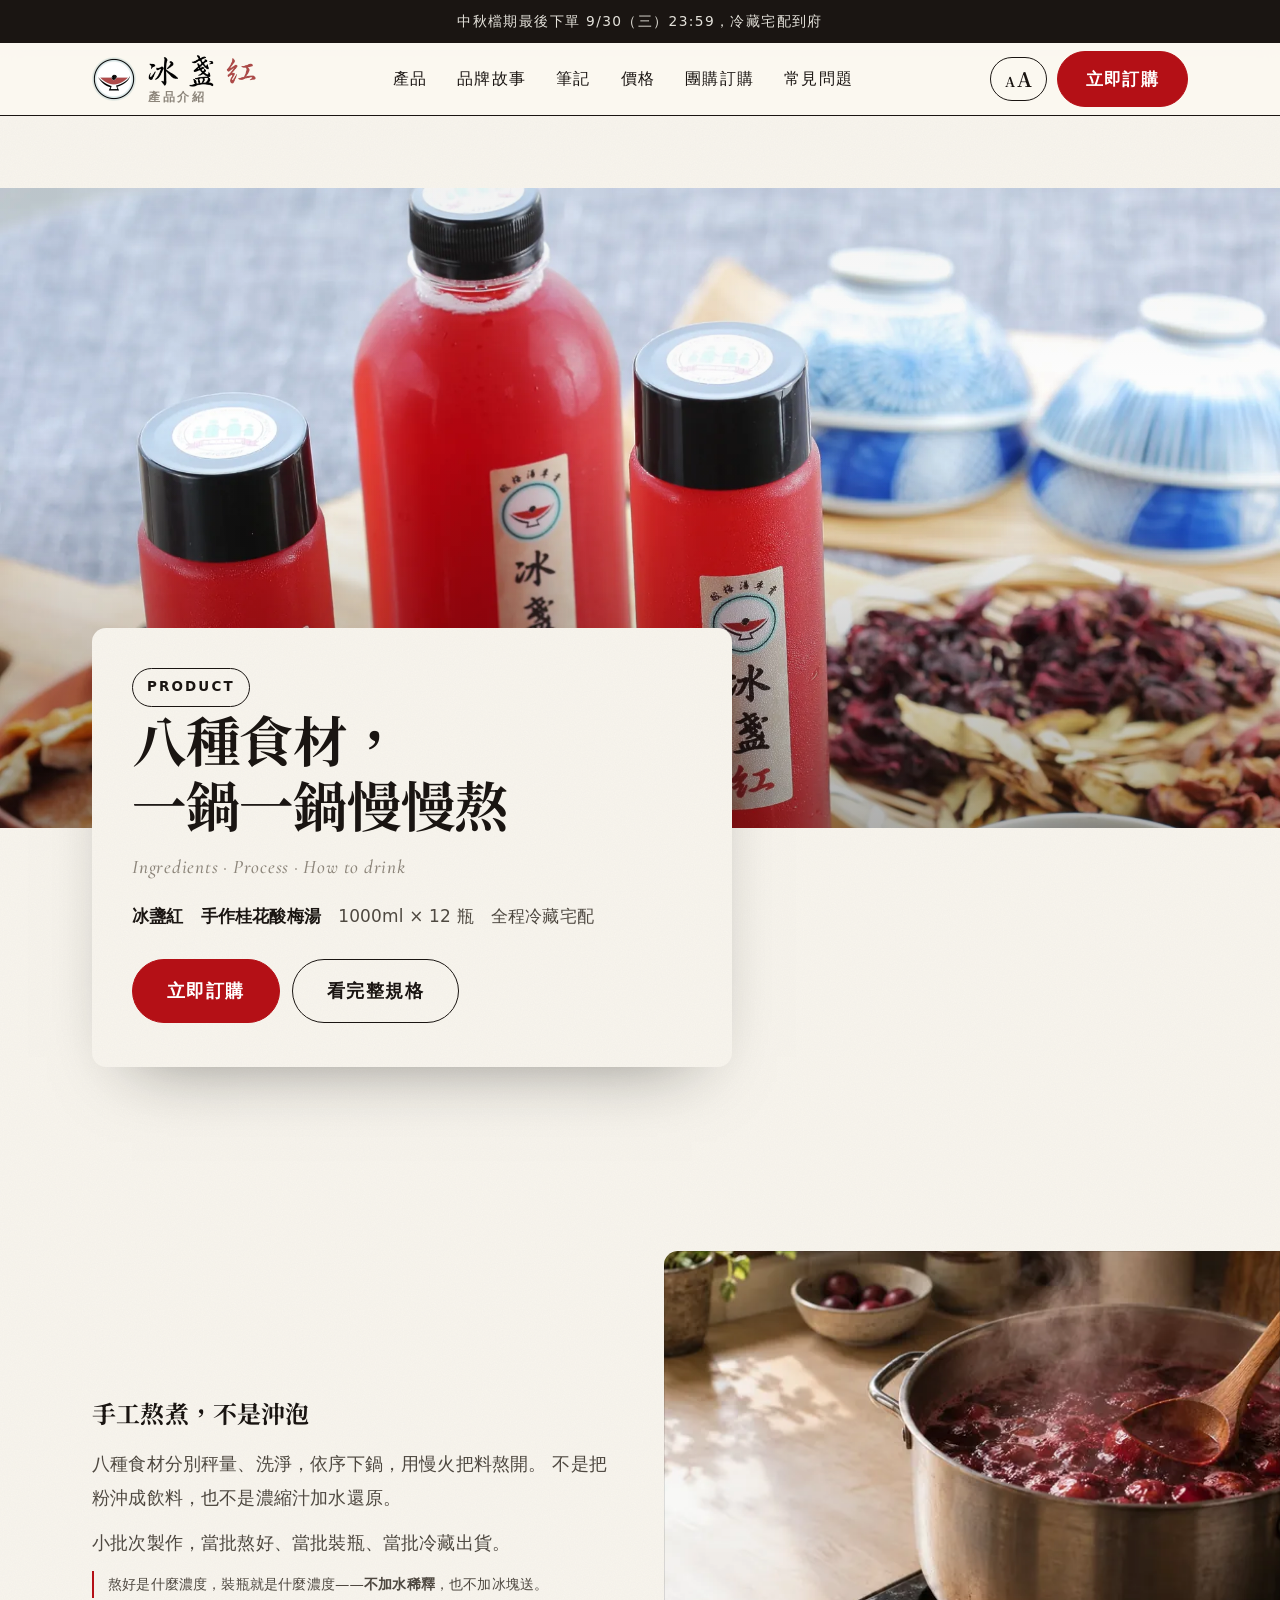
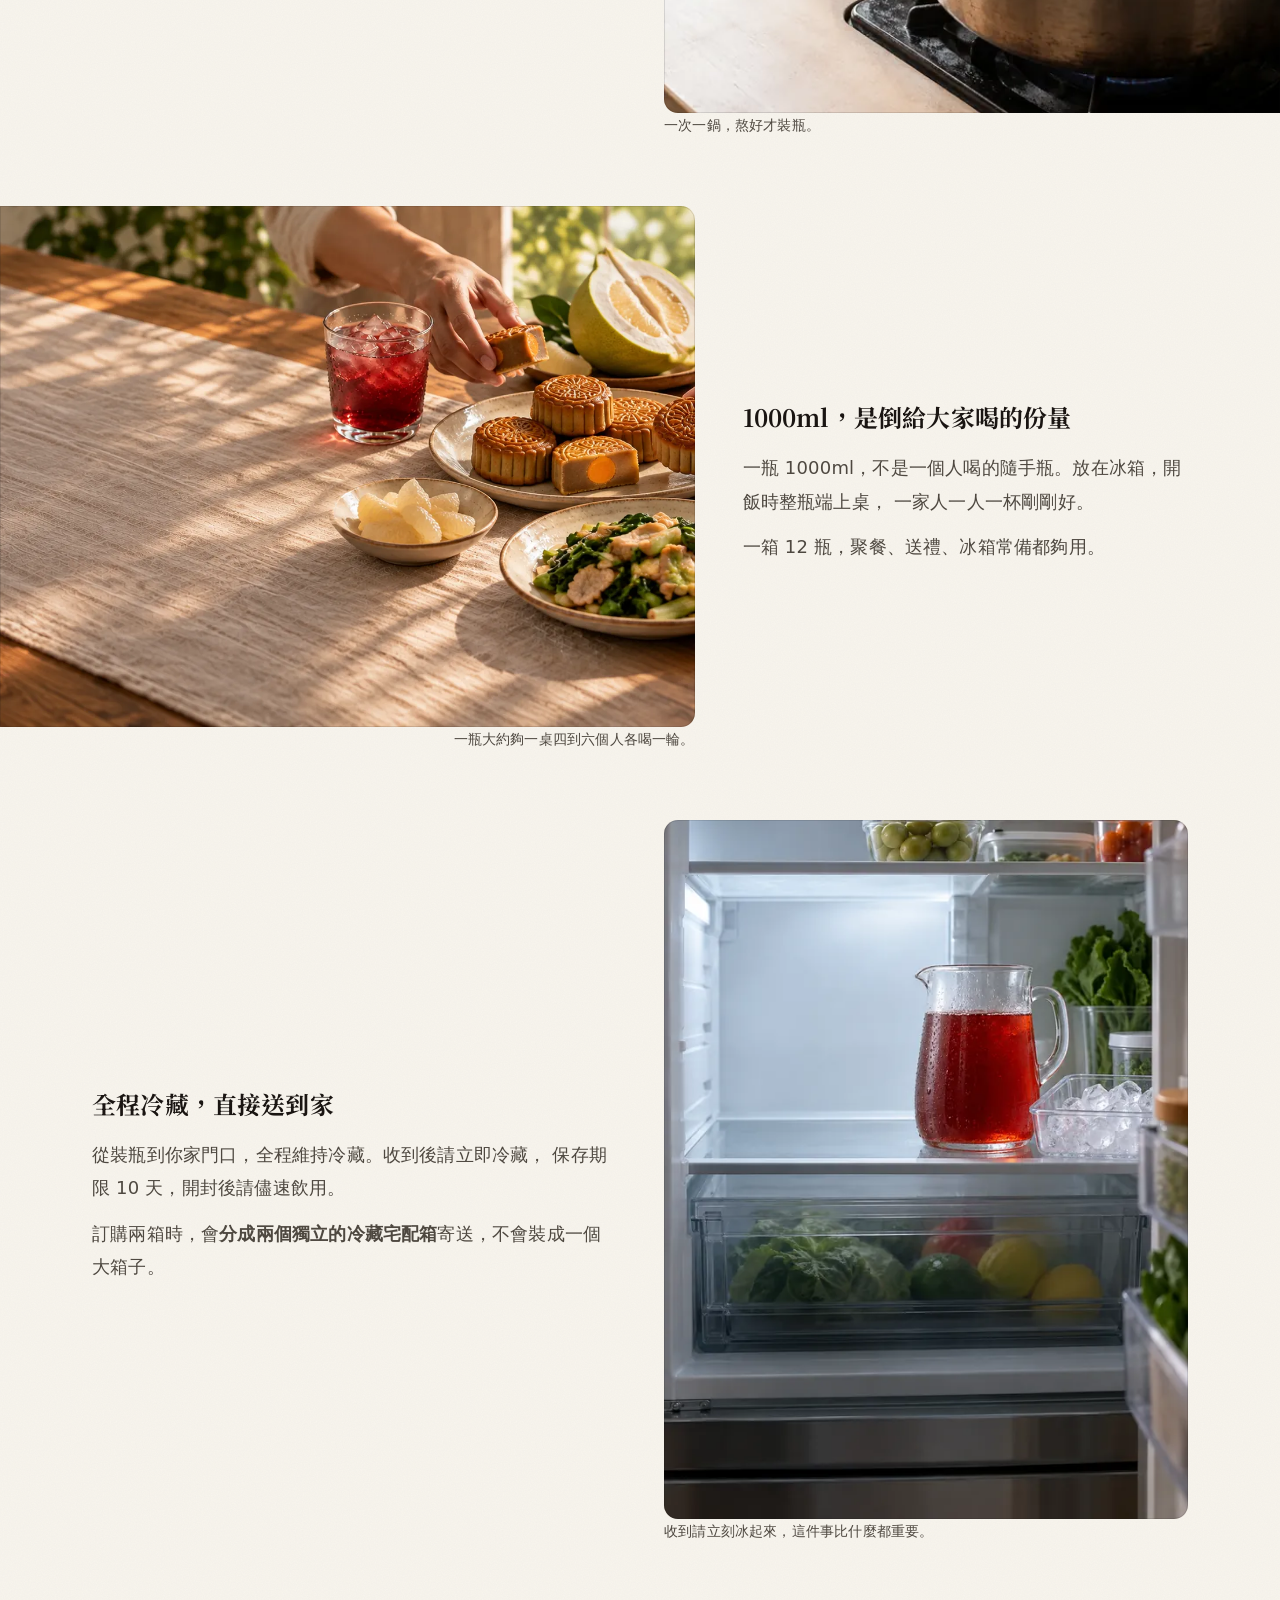
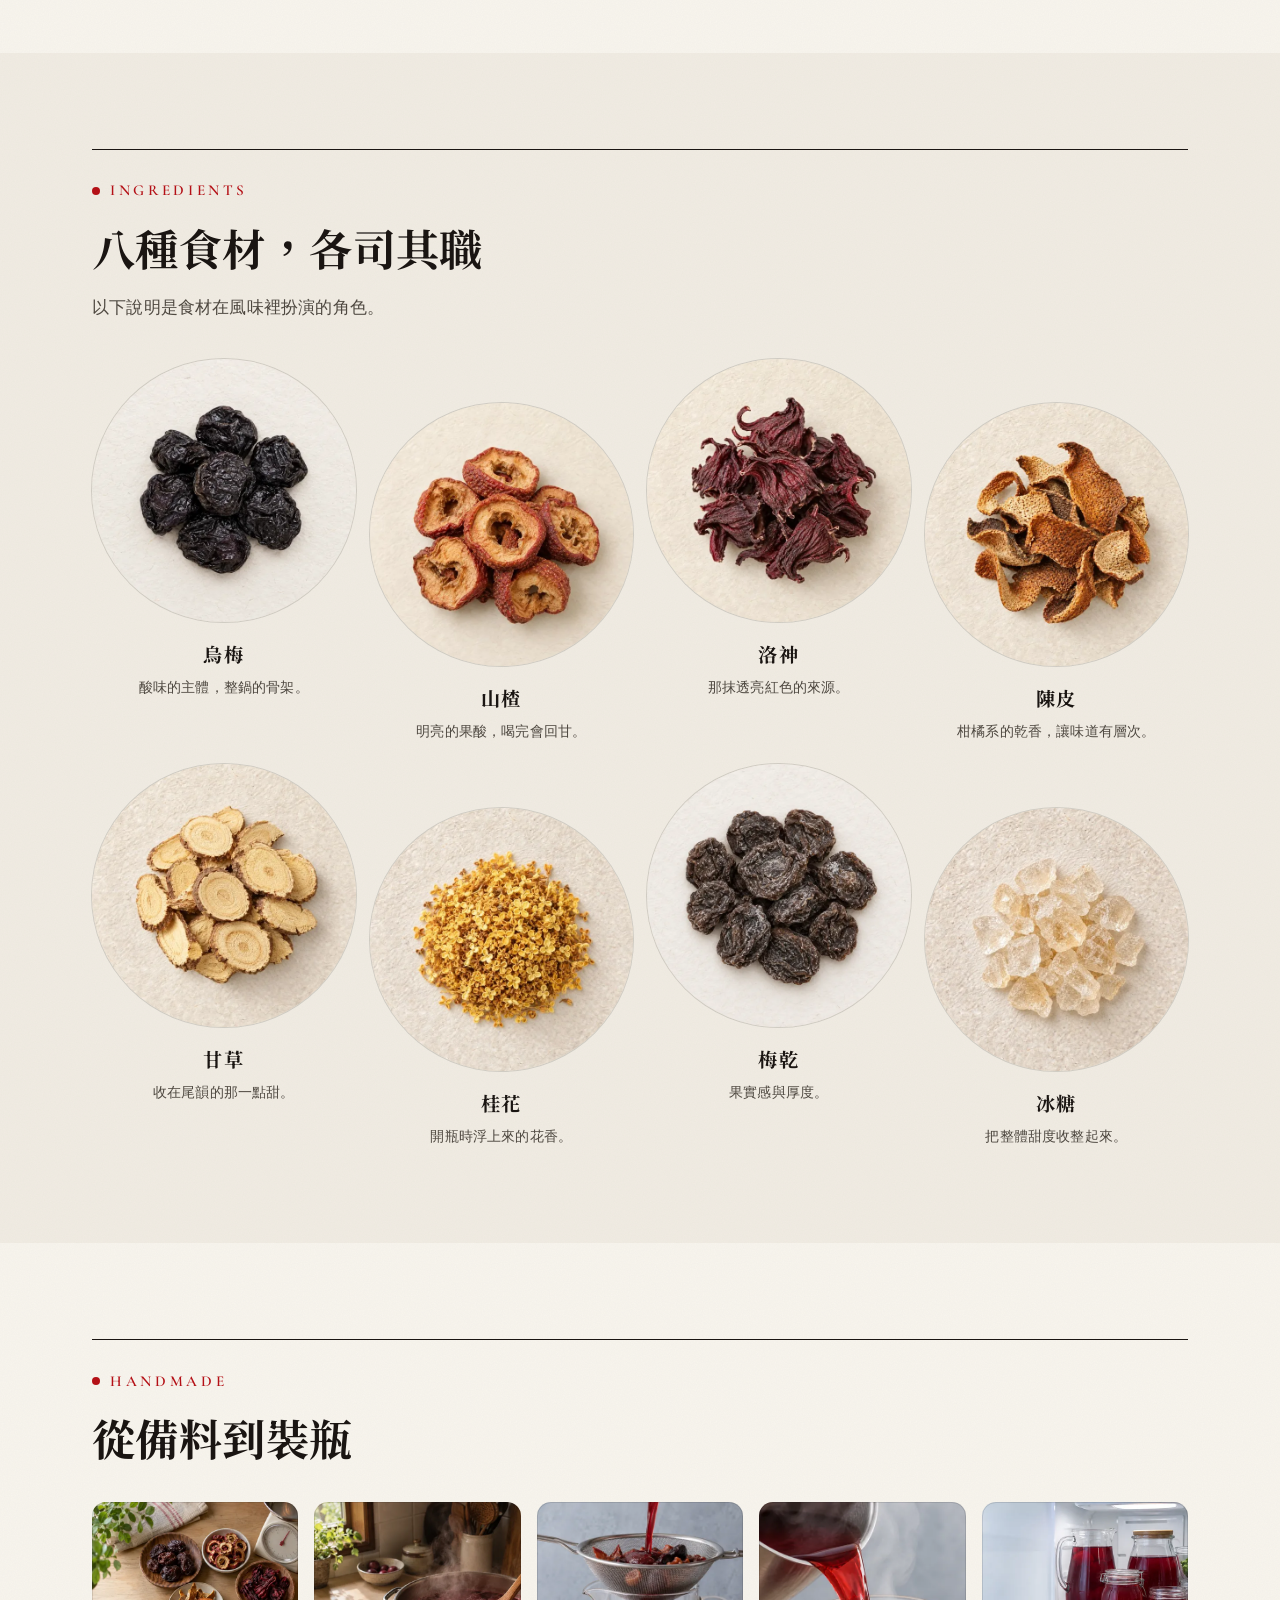
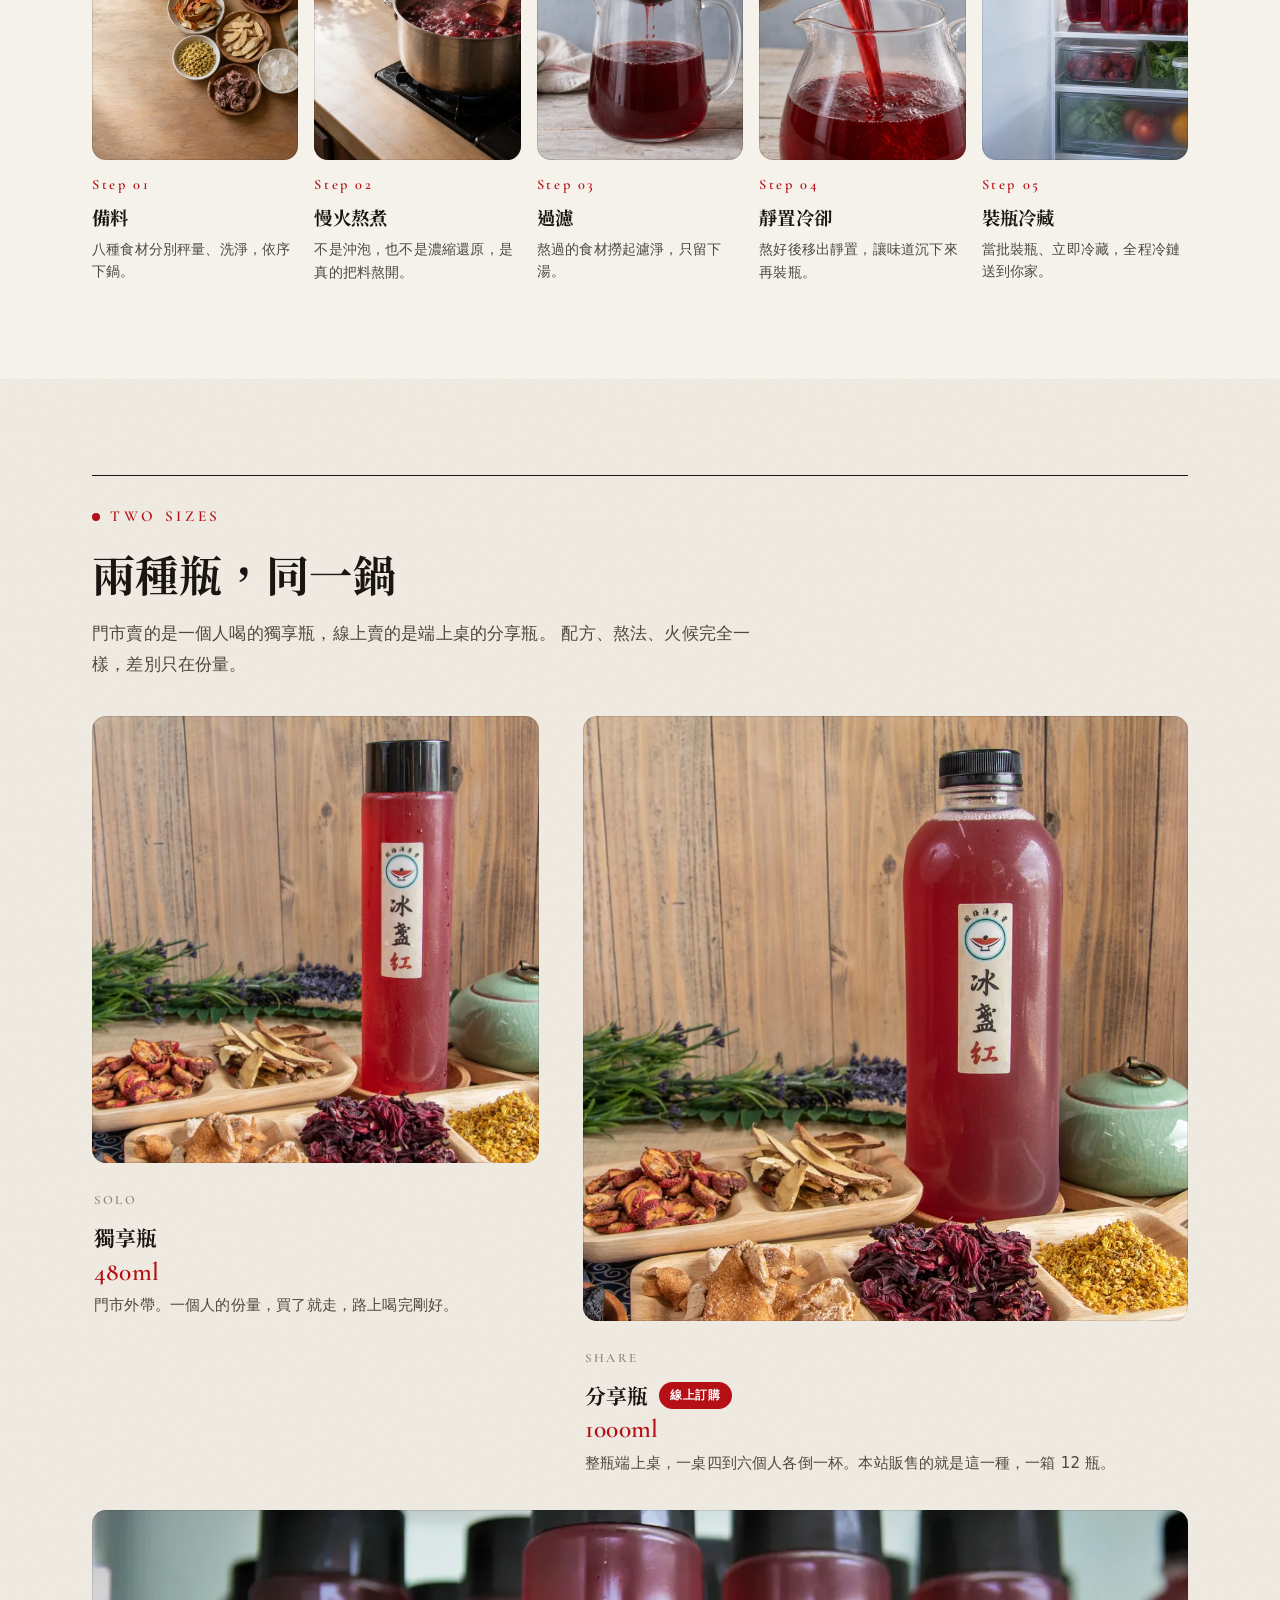
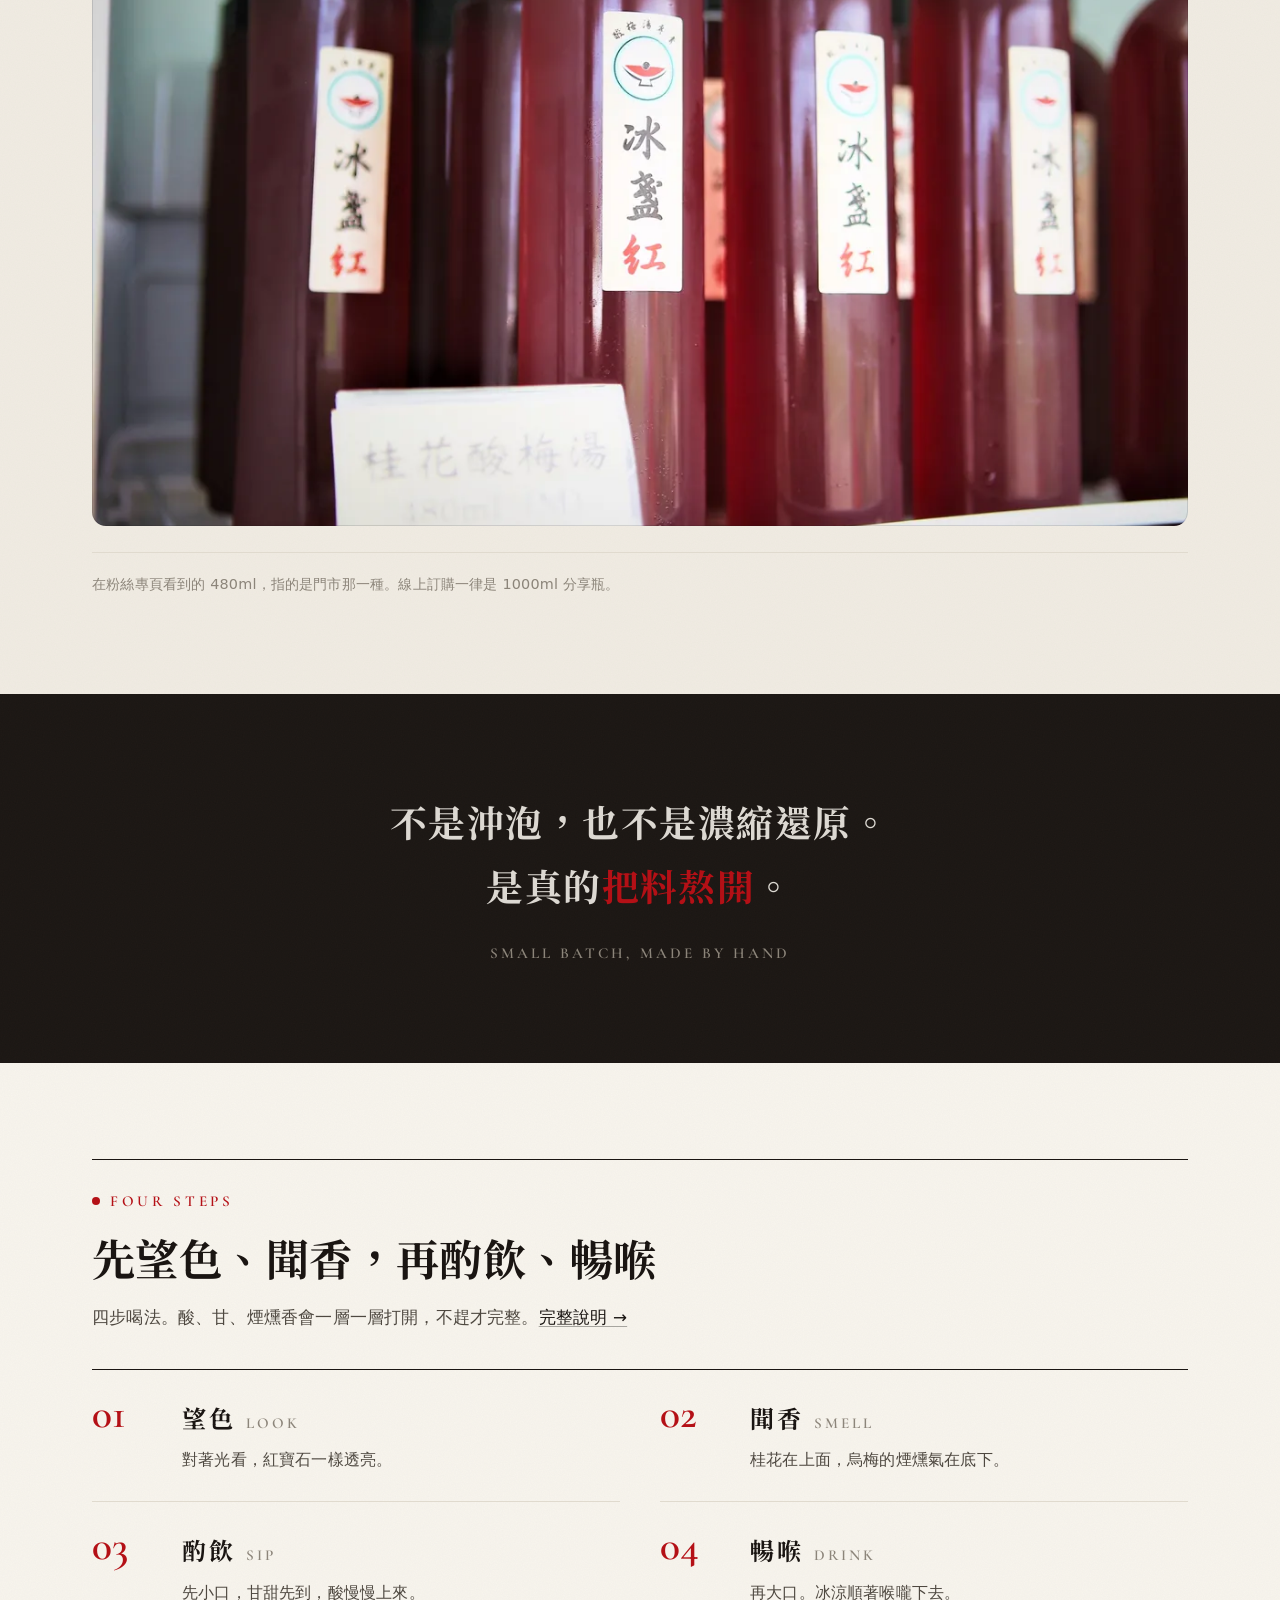
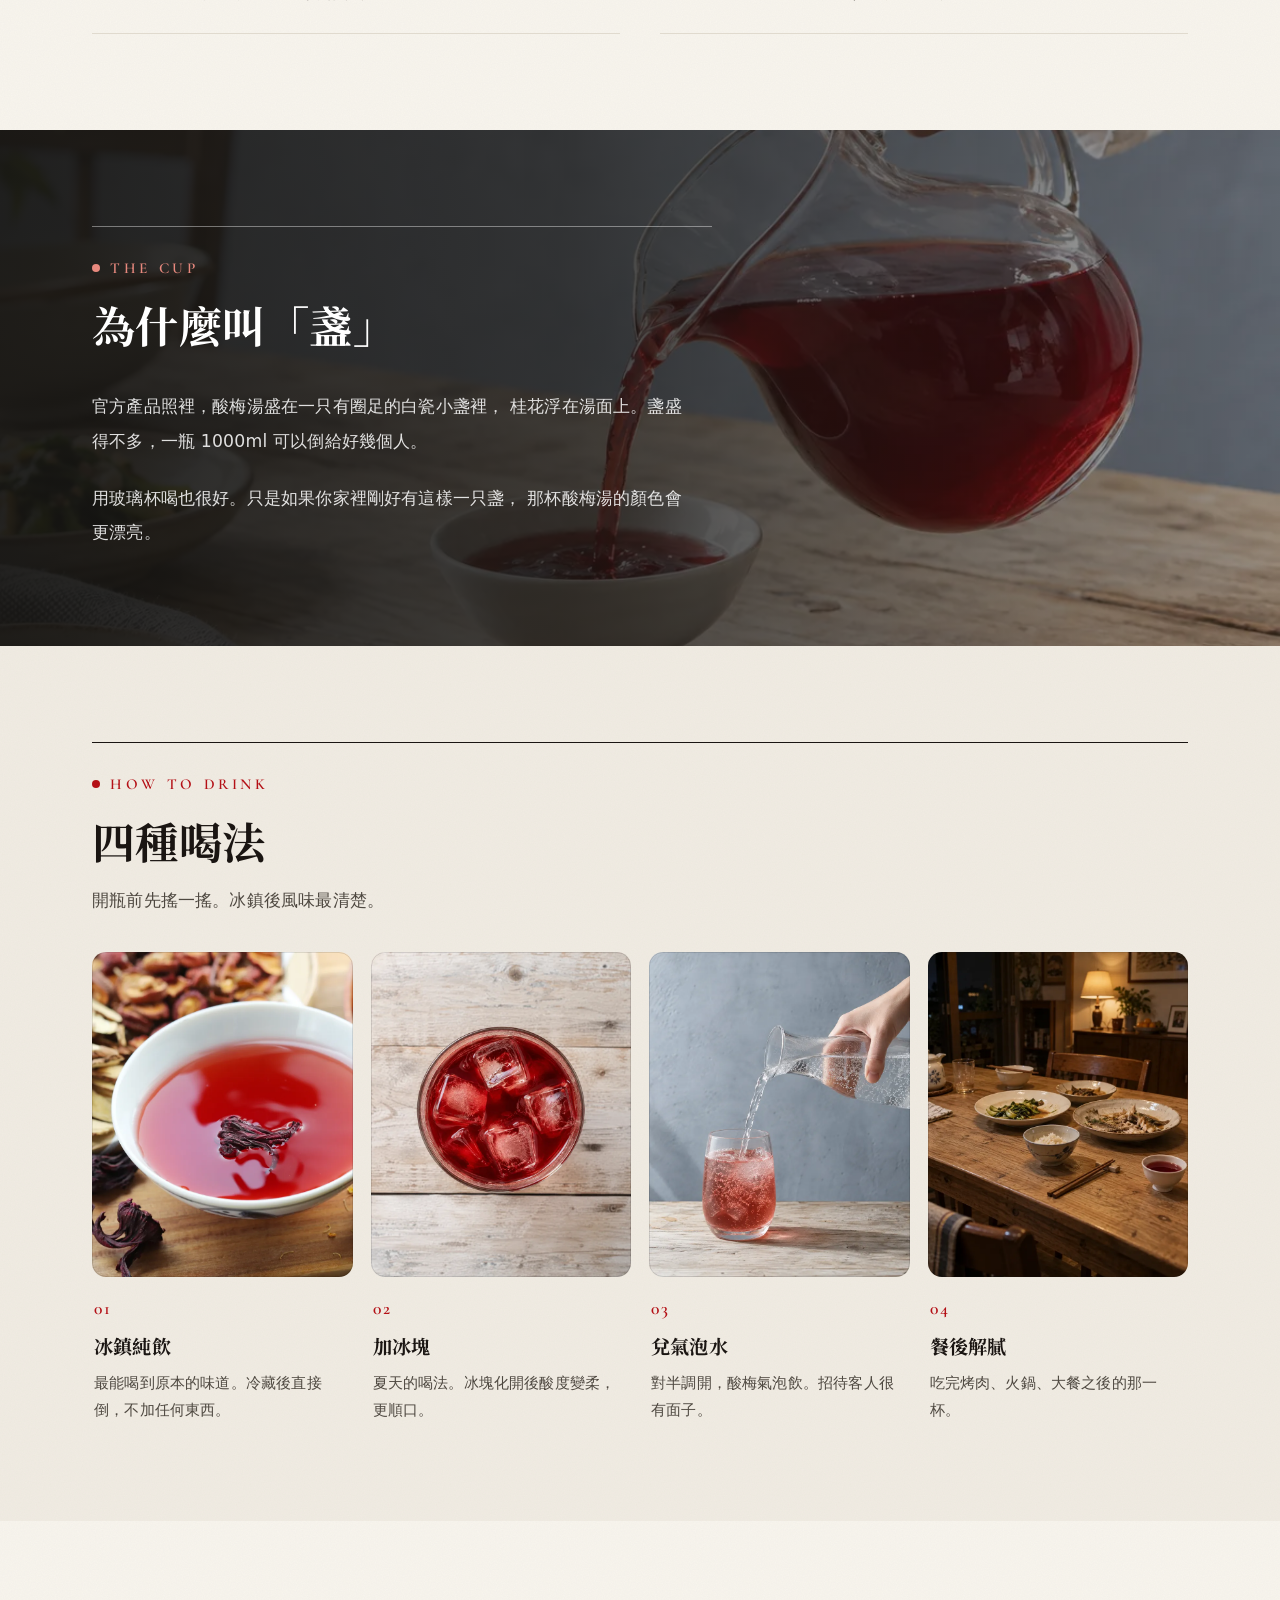
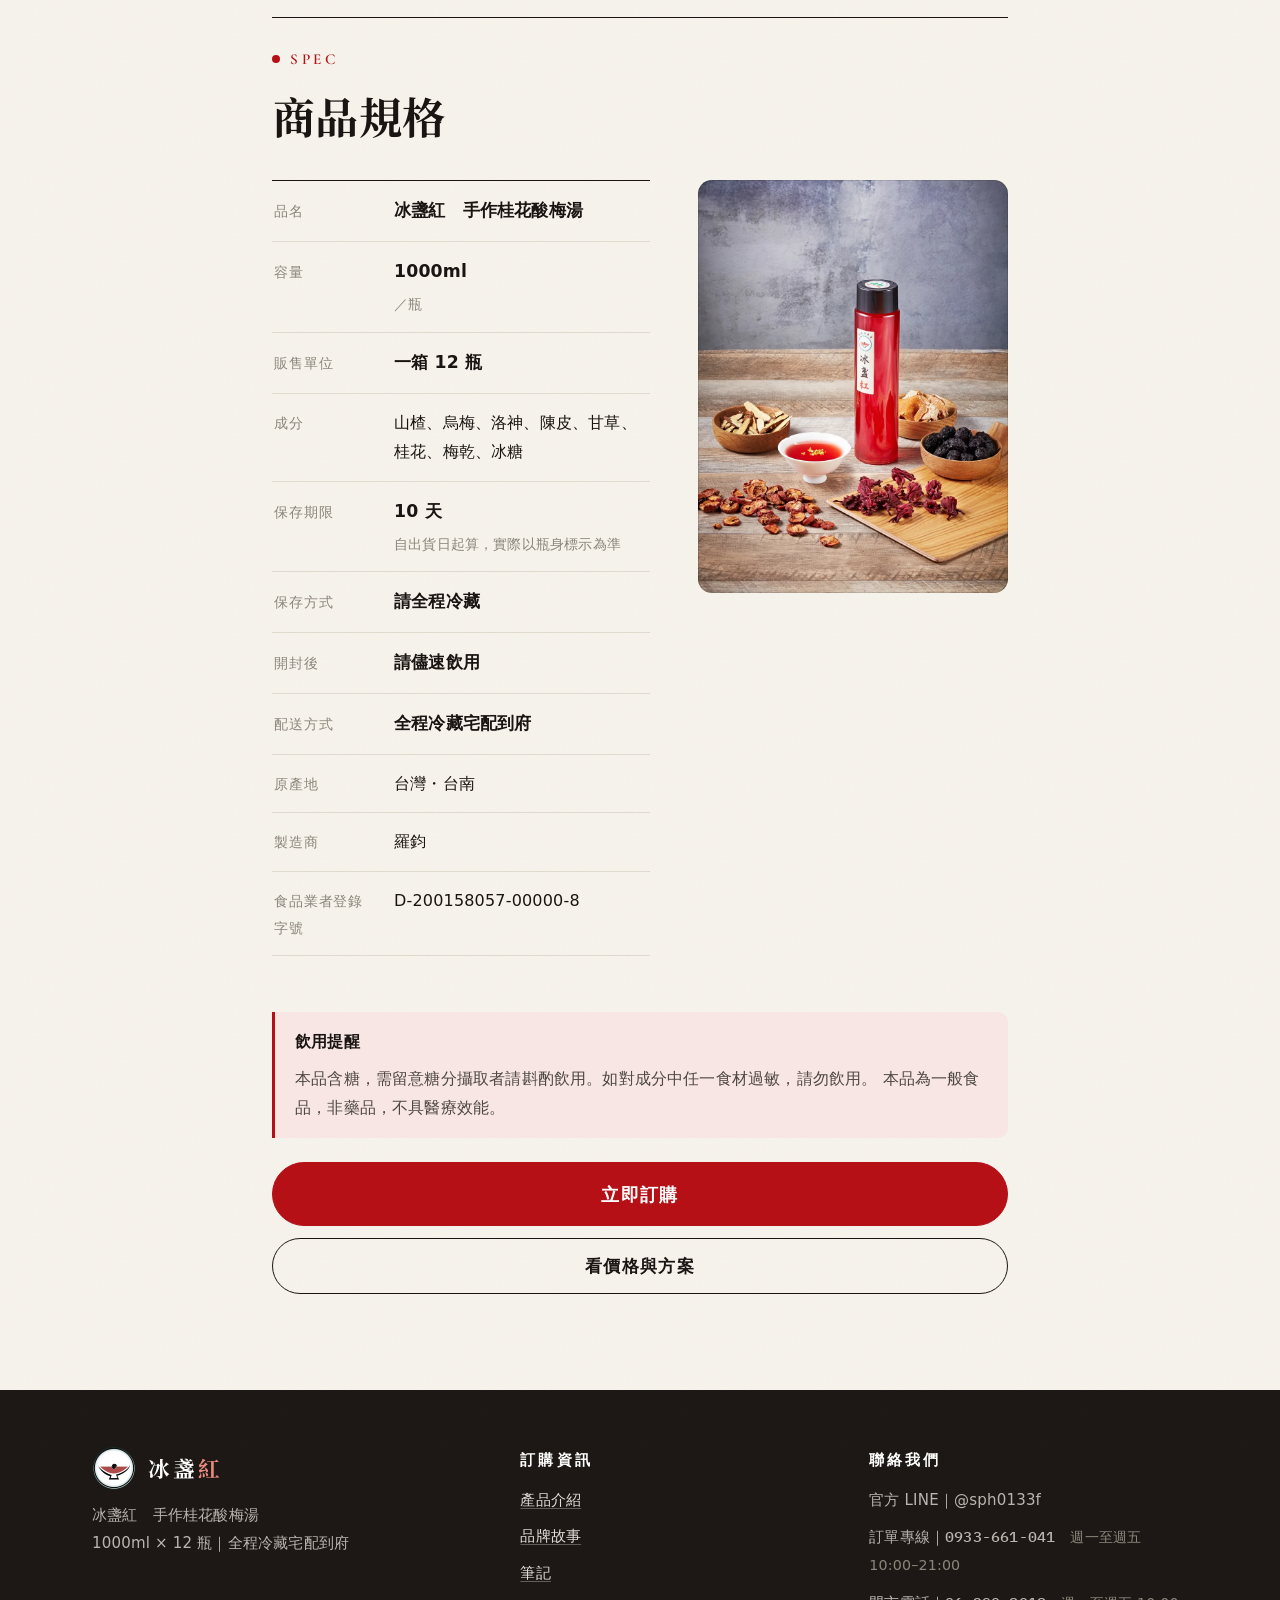
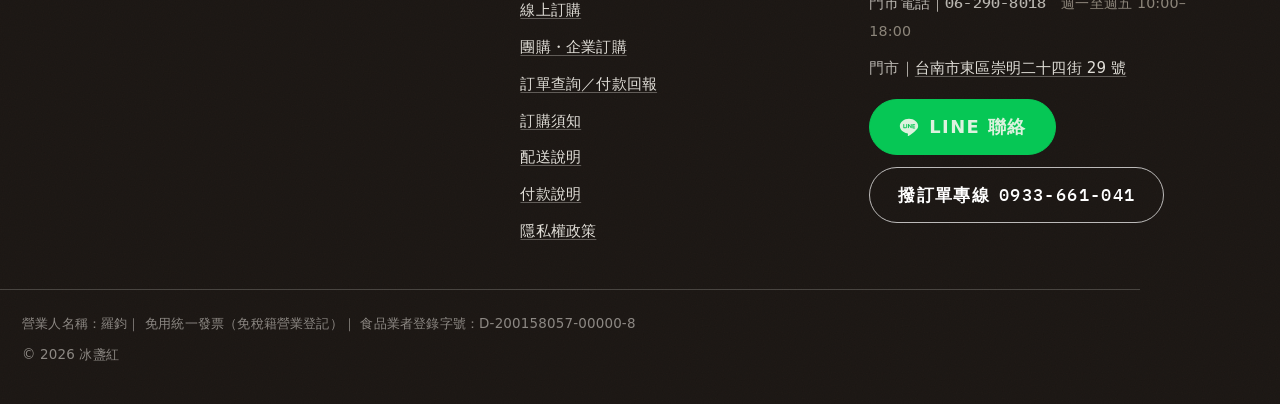
<file: product.html>
<!DOCTYPE html>
<html lang="zh-Hant-TW">
<head>
<meta charset="utf-8">
<meta name="viewport" content="width=device-width, initial-scale=1">
<title>產品介紹｜冰盞紅 手作桂花酸梅湯</title>
<meta name="description" content="冰盞紅酸梅湯的原料、熬煮製程、規格與喝法。山楂、烏梅、洛神、陳皮、甘草、桂花、梅乾、冰糖，1000ml 家庭分享裝，全程冷藏宅配。">
<link rel="canonical" href="https://vegeta1260-ai.github.io/bingzhanhong-site/product.html">
<meta property="og:type" content="article">
<meta property="og:title" content="產品介紹｜冰盞紅酸梅湯">
<meta property="og:description" content="八種食材慢火熬煮，1000ml 家庭分享裝，全程冷藏宅配。">
<meta property="og:image" content="https://vegeta1260-ai.github.io/bingzhanhong-site/assets/img/og-cover.jpg">
<!-- @include:head -->
<meta name="theme-color" content="#161513">
<link rel="icon" href="assets/img/favicon.svg" type="image/svg+xml">
<link rel="preconnect" href="https://fonts.googleapis.com">
<link rel="preconnect" href="https://fonts.gstatic.com" crossorigin>
<!-- 標題宋體一個字重、英文 Cormorant 襯線（呼應標誌上的 Sour Plum Drink）、等寬體；內文用系統字，零下載 -->
<link href="https://fonts.googleapis.com/css2?family=Cormorant+Garamond:ital,wght@0,600;1,500&family=IBM+Plex+Mono:wght@500&family=Noto+Serif+TC:wght@700&display=swap" rel="stylesheet">
<link rel="stylesheet" href="assets/css/site.css?v=3c630b4d">
<!-- @end:head -->
<!-- @meta:auto -->
<meta property="og:url" content="https://vegeta1260-ai.github.io/bingzhanhong-site/product.html">
<meta property="og:site_name" content="冰盞紅">
<meta property="og:image:width" content="1200">
<meta property="og:image:height" content="630">
<meta property="og:image:alt" content="冰盞紅 手作桂花酸梅湯">
<meta name="twitter:card" content="summary_large_image">
<meta name="twitter:title" content="產品介紹｜冰盞紅酸梅湯">
<meta name="twitter:description" content="八種食材慢火熬煮，1000ml 家庭分享裝，全程冷藏宅配。">
<meta name="twitter:image" content="https://vegeta1260-ai.github.io/bingzhanhong-site/assets/img/og-cover.jpg">
<!-- @end:meta -->
</head>

<body class="has-bottombar">

<!-- @include:header sub="產品介紹" -->
<a class="skip-link" href="#main">跳到主要內容</a>
<div class="ribbon"><span data-bzh="campaign.banner"></span></div>
<header class="site-header">
  <div class="wrap site-header__in">
    <a class="brand" href="index.html">
      <img class="brand__mark" src="assets/img/logo-mark.png" alt="" width="44" height="44">
      <span class="brand__txt">
        <img class="brand__wordmark" src="assets/img/wordmark.png" alt="冰盞紅" width="747" height="221">
        <span class="brand__sub">產品介紹</span>
      </span>
    </a>
    <nav class="nav" aria-label="主選單">
      <a href="product.html">產品</a>
      <a href="story.html">品牌故事</a>
      <a href="notes.html">筆記</a>
      <a href="index.html#price">價格</a>
      <a href="wholesale.html">團購訂購</a>
      <a href="index.html#faq">常見問題</a>
    </nav>
    <div class="header-tools">
      <button class="fontsize" type="button" id="fontsize-toggle" aria-pressed="false" title="放大字體" aria-label="放大字體">
        <span class="fontsize__s">A</span><span class="fontsize__l">A</span>
      </button>
      <a class="btn btn--primary header-cta" href="order.html">立即訂購</a>
    </div>
  </div>
</header>
<!-- @end:header -->

<main id="main" tabindex="-1">

<!-- ===== Hero：滿版照片＋面板 ===== -->
<section class="hero hero--bleed">
  <div class="hero__media" data-ph="官方實拍：三瓶與八種原料">
    <picture><source type="image/webp" srcset="assets/img/product-hero@480w.webp 480w, assets/img/product-hero@800w.webp 800w, assets/img/product-hero@1200w.webp 1200w, assets/img/product-hero.webp 2000w" sizes="100vw"><img src="assets/img/product-hero.jpg" data-fallback="assets/img/hero-wide.jpg" alt="冰盞紅手作桂花酸梅湯" width="2000" height="1000" srcset="assets/img/product-hero@480w.jpg 480w, assets/img/product-hero@800w.jpg 800w, assets/img/product-hero@1200w.jpg 1200w, assets/img/product-hero.jpg 2000w" sizes="100vw"></picture>
  </div>
  <div class="hero__panel">
    <span class="hero__tag">PRODUCT</span>
    <h1 class="hero__title">八種食材，<br>一鍋一鍋慢慢熬</h1>
    <p class="hero__latin">Ingredients · Process · How to drink</p>
    <p class="hero__sub"><b data-bzh="brand.product">冰盞紅酸梅湯</b>　<span data-bzh="product.spec">1000ml × 12 瓶</span>　全程冷藏宅配</p>
    <div class="btn-row">
      <a class="btn btn--primary btn--lg" href="order.html">立即訂購</a>
      <a class="btn btn--ghost btn--lg" href="#spec">看完整規格</a>
    </div>
  </div>
</section>

<!-- ===== 三個特色：出血圖文交錯 ===== -->
<section class="sec">
  <div class="wrap">
    <div class="feature feature--wide">
      <div>
        <h3>手工熬煮，不是沖泡</h3>
        <p>八種食材分別秤量、洗淨，依序下鍋，用慢火把料熬開。
        不是把粉沖成飲料，也不是濃縮汁加水還原。</p>
        <p>小批次製作，當批熬好、當批裝瓶、當批冷藏出貨。</p>
        <p class="feature__note">熬好是什麼濃度，裝瓶就是什麼濃度——<b>不加水稀釋</b>，也不加冰塊送。</p>
      </div>
      <div class="feature__media bleed-r">
        <figure class="ph" data-ph="製程照：熬煮中的鍋，蒸氣與木杓">
          <picture><source type="image/webp" srcset="assets/img/process-pot@480w.webp 480w, assets/img/process-pot.webp 600w" sizes="100vw"><img src="assets/img/process-pot.jpg" data-fallback="assets/img/ing-wumei.jpg" alt="熬煮中的酸梅湯" loading="lazy" width="800" height="600" srcset="assets/img/process-pot@480w.jpg 480w, assets/img/process-pot.jpg 600w" sizes="100vw"></picture>
        </figure>
        <p class="feature__cap">一次一鍋，熬好才裝瓶。</p>
      </div>
    </div>

    <div class="feature feature--wide feature--flip">
      <div>
        <h3>1000ml，是倒給大家喝的份量</h3>
        <p>一瓶 1000ml，不是一個人喝的隨手瓶。放在冰箱，開飯時整瓶端上桌，
        一家人一人一杯剛剛好。</p>
        <p>一箱 <span data-bzh="product.perBox">12 瓶</span>，聚餐、送禮、冰箱常備都夠用。</p>
      </div>
      <div class="feature__media bleed-l">
        <figure class="ph" data-ph="全景：中秋聚餐餐桌，多人的手與數個杯子">
          <picture><source type="image/webp" srcset="assets/img/scene-party@480w.webp 480w, assets/img/scene-party@800w.webp 800w, assets/img/scene-party@1200w.webp 1200w, assets/img/scene-party.webp 1920w" sizes="100vw"><img src="assets/img/scene-party.jpg" data-fallback="assets/img/scene-meal.jpg" alt="餐桌上的冰盞紅酸梅湯" loading="lazy" width="960" height="720" srcset="assets/img/scene-party@480w.jpg 480w, assets/img/scene-party@800w.jpg 800w, assets/img/scene-party@1200w.jpg 1200w, assets/img/scene-party.jpg 1920w" sizes="100vw"></picture>
        </figure>
        <p class="feature__cap">一瓶大約夠一桌四到六個人各喝一輪。</p>
      </div>
    </div>

    <div class="feature feature--wide feature--tallpic">
      <div>
        <h3>全程冷藏，直接送到家</h3>
        <p>從裝瓶到你家門口，全程維持冷藏。收到後請立即冷藏，
        保存期限 <span data-bzh="product.shelfLife">10 天</span>，開封後請儘速飲用。</p>
        <p>訂購兩箱時，會<strong>分成兩個獨立的冷藏宅配箱</strong>寄送，不會裝成一個大箱子。</p>
      </div>
      <div class="feature__media">
        <figure class="ph" data-ph="冷光：打開的冰箱層架，玻璃壺與冰塊">
          <picture><source type="image/webp" srcset="assets/img/scene-fridge@480w.webp 480w, assets/img/scene-fridge.webp 600w" sizes="100vw"><img src="assets/img/scene-fridge.jpg" data-fallback="assets/img/drink-2.jpg" alt="冰箱中冷藏的酸梅湯" loading="lazy" width="900" height="1200" srcset="assets/img/scene-fridge@480w.jpg 480w, assets/img/scene-fridge.jpg 600w" sizes="100vw"></picture>
        </figure>
        <p class="feature__cap">收到請立刻冰起來，這件事比什麼都重要。</p>
      </div>
    </div>
  </div>
</section>

<!-- ===== 原料圖鑑 ===== -->
<section class="sec sec--alt" id="ingredients">
  <div class="wrap">
    <div class="sec-head">
      <span class="sec-kicker">INGREDIENTS</span>
      <h2 class="sec-title">八種食材，各司其職</h2>
      <p class="sec-lead">以下說明是食材在風味裡扮演的角色。</p>
    </div>

    <div class="ing-grid ing-grid--vary">
      <div class="ing">
        <figure class="ing__fig"><picture><source type="image/webp" srcset="assets/img/ing-wumei@480w.webp 480w, assets/img/ing-wumei.webp 600w" sizes="100vw"><img src="assets/img/ing-wumei.jpg" alt="烏梅" loading="lazy" width="300" height="300" srcset="assets/img/ing-wumei@480w.jpg 480w, assets/img/ing-wumei.jpg 600w" sizes="100vw"></picture></figure>
        <span class="ing__name">烏梅</span>
        <span class="ing__desc">酸味的主體，整鍋的骨架。</span>
      </div>
      <div class="ing">
        <figure class="ing__fig"><picture><source type="image/webp" srcset="assets/img/ing-shanzha@480w.webp 480w, assets/img/ing-shanzha.webp 600w" sizes="100vw"><img src="assets/img/ing-shanzha.jpg" alt="山楂" loading="lazy" width="300" height="300" srcset="assets/img/ing-shanzha@480w.jpg 480w, assets/img/ing-shanzha.jpg 600w" sizes="100vw"></picture></figure>
        <span class="ing__name">山楂</span>
        <span class="ing__desc">明亮的果酸，喝完會回甘。</span>
      </div>
      <div class="ing">
        <figure class="ing__fig"><picture><source type="image/webp" srcset="assets/img/ing-luoshen@480w.webp 480w, assets/img/ing-luoshen.webp 600w" sizes="100vw"><img src="assets/img/ing-luoshen.jpg" alt="洛神" loading="lazy" width="300" height="300" srcset="assets/img/ing-luoshen@480w.jpg 480w, assets/img/ing-luoshen.jpg 600w" sizes="100vw"></picture></figure>
        <span class="ing__name">洛神</span>
        <span class="ing__desc">那抹透亮紅色的來源。</span>
      </div>
      <div class="ing">
        <figure class="ing__fig"><picture><source type="image/webp" srcset="assets/img/ing-chenpi@480w.webp 480w, assets/img/ing-chenpi.webp 600w" sizes="100vw"><img src="assets/img/ing-chenpi.jpg" alt="陳皮" loading="lazy" width="300" height="300" srcset="assets/img/ing-chenpi@480w.jpg 480w, assets/img/ing-chenpi.jpg 600w" sizes="100vw"></picture></figure>
        <span class="ing__name">陳皮</span>
        <span class="ing__desc">柑橘系的乾香，讓味道有層次。</span>
      </div>
      <div class="ing">
        <figure class="ing__fig"><picture><source type="image/webp" srcset="assets/img/ing-gancao@480w.webp 480w, assets/img/ing-gancao.webp 600w" sizes="100vw"><img src="assets/img/ing-gancao.jpg" alt="甘草" loading="lazy" width="300" height="300" srcset="assets/img/ing-gancao@480w.jpg 480w, assets/img/ing-gancao.jpg 600w" sizes="100vw"></picture></figure>
        <span class="ing__name">甘草</span>
        <span class="ing__desc">收在尾韻的那一點甜。</span>
      </div>
      <div class="ing">
        <figure class="ing__fig"><picture><source type="image/webp" srcset="assets/img/ing-guihua@480w.webp 480w, assets/img/ing-guihua.webp 600w" sizes="100vw"><img src="assets/img/ing-guihua.jpg" alt="桂花" loading="lazy" width="300" height="300" srcset="assets/img/ing-guihua@480w.jpg 480w, assets/img/ing-guihua.jpg 600w" sizes="100vw"></picture></figure>
        <span class="ing__name">桂花</span>
        <span class="ing__desc">開瓶時浮上來的花香。</span>
      </div>
      <div class="ing">
        <figure class="ing__fig"><picture><source type="image/webp" srcset="assets/img/ing-meigan@480w.webp 480w, assets/img/ing-meigan.webp 600w" sizes="100vw"><img src="assets/img/ing-meigan.jpg" alt="梅乾" loading="lazy" width="300" height="300" srcset="assets/img/ing-meigan@480w.jpg 480w, assets/img/ing-meigan.jpg 600w" sizes="100vw"></picture></figure>
        <span class="ing__name">梅乾</span>
        <span class="ing__desc">果實感與厚度。</span>
      </div>
      <div class="ing">
        <figure class="ing__fig"><picture><source type="image/webp" srcset="assets/img/ing-bingtang@480w.webp 480w, assets/img/ing-bingtang.webp 600w" sizes="100vw"><img src="assets/img/ing-bingtang.jpg" alt="冰糖" loading="lazy" width="300" height="300" srcset="assets/img/ing-bingtang@480w.jpg 480w, assets/img/ing-bingtang.jpg 600w" sizes="100vw"></picture></figure>
        <span class="ing__name">冰糖</span>
        <span class="ing__desc">把整體甜度收整起來。</span>
      </div>
    </div>
  </div>
</section>

<!-- ===== 製程 ===== -->
<section class="sec" id="process">
  <div class="wrap">
    <div class="sec-head">
      <span class="sec-kicker">HANDMADE</span>
      <h2 class="sec-title">從備料到裝瓶</h2>
    </div>
    <ul class="strip">
      <li><figure class="ph" data-ph="製程 01：八種乾料分別秤量、洗淨，木盤俯拍">
        <picture><source type="image/webp" srcset="assets/img/process-prep@480w.webp 480w, assets/img/process-prep.webp 600w" sizes="100vw"><img src="assets/img/process-prep.jpg" data-fallback="assets/img/ing-chenpi.jpg" alt="備料" loading="lazy" width="600" height="750" srcset="assets/img/process-prep@480w.jpg 480w, assets/img/process-prep.jpg 600w" sizes="100vw"></picture></figure>
        <figcaption><span class="strip__n">Step 01</span><span class="strip__t">備料</span><span class="strip__d">八種食材分別秤量、洗淨，依序下鍋。</span></figcaption></li>
      <li><figure class="ph" data-ph="製程 02：熬煮中的大鍋，蒸氣、木杓，深紅湯色">
        <picture><source type="image/webp" srcset="assets/img/process-pot@480w.webp 480w, assets/img/process-pot.webp 600w" sizes="100vw"><img src="assets/img/process-pot.jpg" alt="慢火熬煮" loading="lazy" width="600" height="750" srcset="assets/img/process-pot@480w.jpg 480w, assets/img/process-pot.jpg 600w" sizes="100vw"></picture></figure>
        <figcaption><span class="strip__n">Step 02</span><span class="strip__t">慢火熬煮</span><span class="strip__d">不是沖泡，也不是濃縮還原，是真的把料熬開。</span></figcaption></li>
      <li><figure class="ph" data-ph="製程 03：濾網架在容器上，湯汁正在過濾">
        <picture><source type="image/webp" srcset="assets/img/process-strain@480w.webp 480w, assets/img/process-strain.webp 800w" sizes="100vw"><img src="assets/img/process-strain.jpg" data-fallback="assets/img/process-pot.jpg" alt="過濾" loading="lazy" width="600" height="750" srcset="assets/img/process-strain@480w.jpg 480w, assets/img/process-strain.jpg 800w" sizes="100vw"></picture></figure>
        <figcaption><span class="strip__n">Step 03</span><span class="strip__t">過濾</span><span class="strip__d">熬過的食材撈起濾淨，只留下湯。</span></figcaption></li>
      <li><figure class="ph" data-ph="製程 04：熬好的湯倒入大容器靜置，表面微微反光">
        <picture><source type="image/webp" srcset="assets/img/process-cool@480w.webp 480w, assets/img/process-cool.webp 800w" sizes="100vw"><img src="assets/img/process-cool.jpg" alt="靜置冷卻" loading="lazy" width="600" height="750" srcset="assets/img/process-cool@480w.jpg 480w, assets/img/process-cool.jpg 800w" sizes="100vw"></picture></figure>
        <figcaption><span class="strip__n">Step 04</span><span class="strip__t">靜置冷卻</span><span class="strip__d">熬好後移出靜置，讓味道沉下來再裝瓶。</span></figcaption></li>
      <li><figure class="ph" data-ph="製程 05：冰箱層架上排列整齊的玻璃壺">
        <picture><source type="image/webp" srcset="assets/img/process-chill@480w.webp 480w, assets/img/process-chill.webp 600w" sizes="100vw"><img src="assets/img/process-chill.jpg" data-fallback="assets/img/drink-2.jpg" alt="裝瓶冷藏" loading="lazy" width="600" height="750" srcset="assets/img/process-chill@480w.jpg 480w, assets/img/process-chill.jpg 600w" sizes="100vw"></picture></figure>
        <figcaption><span class="strip__n">Step 05</span><span class="strip__t">裝瓶冷藏</span><span class="strip__d">當批裝瓶、立即冷藏，全程冷鏈送到你家。</span></figcaption></li>
    </ul>
  </div>
</section>

<!-- ===== 兩種瓶：官方棚拍對照 ===== -->
<section class="sec sec--alt" id="bottles">
  <div class="wrap">
    <div class="sec-head">
      <span class="sec-kicker">Two Sizes</span>
      <h2 class="sec-title">兩種瓶，同一鍋</h2>
      <p class="sec-lead">門市賣的是一個人喝的獨享瓶，線上賣的是端上桌的分享瓶。
      配方、熬法、火候完全一樣，差別只在份量。</p>
    </div>

    <div class="duo">
      <figure class="duo__item">
        <div class="ph"><picture><source type="image/webp" srcset="assets/img/product-solo@480w.webp 480w, assets/img/product-solo@800w.webp 800w, assets/img/product-solo.webp 1000w" sizes="100vw"><img src="assets/img/product-solo.jpg" alt="冰盞紅手作桂花酸梅湯 獨享瓶" loading="lazy" width="1000" height="1000" srcset="assets/img/product-solo@480w.jpg 480w, assets/img/product-solo@800w.jpg 800w, assets/img/product-solo.jpg 1000w" sizes="100vw"></picture></div>
        <figcaption>
          <span class="duo__k">Solo</span>
          <h3 class="duo__t">獨享瓶</h3>
          <p class="duo__v">480ml</p>
          <p class="duo__d">門市外帶。一個人的份量，買了就走，路上喝完剛好。</p>
        </figcaption>
      </figure>

      <figure class="duo__item duo__item--main">
        <div class="ph"><picture><source type="image/webp" srcset="assets/img/product-share@480w.webp 480w, assets/img/product-share@800w.webp 800w, assets/img/product-share.webp 1000w" sizes="100vw"><img src="assets/img/product-share.jpg" alt="冰盞紅手作桂花酸梅湯 分享瓶" loading="lazy" width="1000" height="1000" srcset="assets/img/product-share@480w.jpg 480w, assets/img/product-share@800w.jpg 800w, assets/img/product-share.jpg 1000w" sizes="100vw"></picture></div>
        <figcaption>
          <span class="duo__k">Share</span>
          <h3 class="duo__t">分享瓶<span class="duo__flag">線上訂購</span></h3>
          <p class="duo__v">1000ml</p>
          <p class="duo__d">整瓶端上桌，一桌四到六個人各倒一杯。本站販售的就是這一種，一箱 <span data-bzh="product.perBox">12 瓶</span>。</p>
        </figcaption>
      </figure>
    </div>

    <figure class="ph ph--wide mt-32">
      <picture><source type="image/webp" srcset="assets/img/store-shelf@480w.webp 480w, assets/img/store-shelf@800w.webp 800w, assets/img/store-shelf.webp 1200w" sizes="100vw"><img src="assets/img/store-shelf.jpg" alt="門市冷藏櫃裡的冰盞紅" loading="lazy" width="1200" height="800" srcset="assets/img/store-shelf@480w.jpg 480w, assets/img/store-shelf@800w.jpg 800w, assets/img/store-shelf.jpg 1200w" sizes="100vw"></picture>
      <figcaption class="ph__cap">門市冷藏櫃。獨享瓶在這裡買得到，分享瓶則是線上訂購冷藏宅配。</figcaption>
    </figure>

    <p class="duo__foot">在粉絲專頁看到的 480ml，指的是門市那一種。線上訂購一律是 1000ml 分享瓶。</p>
  </div>
</section>

<!-- ===== 引言帶 ===== -->
<section class="sec--ink quote-band">
  <div class="wrap">
    <p>不是沖泡，也不是濃縮還原。<br>是真的<em>把料熬開</em>。</p>
    <cite>Small batch, made by hand</cite>
  </div>
</section>

<!-- ===== 四步品飲 ===== -->
<section class="sec" id="ritual">
  <div class="wrap">
    <div class="sec-head">
      <span class="sec-kicker">Four Steps</span>
      <h2 class="sec-title">先望色、聞香，再酌飲、暢喉</h2>
      <p class="sec-lead">四步喝法。酸、甘、煙燻香會一層一層打開，不趕才完整。<a href="story.html#ritual">完整說明 →</a></p>
    </div>
    <ol class="ritual">
      <li><span class="ritual__n">01</span><span><span class="ritual__t">望色<small>Look</small></span><span class="ritual__d">對著光看，紅寶石一樣透亮。</span></span></li>
      <li><span class="ritual__n">02</span><span><span class="ritual__t">聞香<small>Smell</small></span><span class="ritual__d">桂花在上面，烏梅的煙燻氣在底下。</span></span></li>
      <li><span class="ritual__n">03</span><span><span class="ritual__t">酌飲<small>Sip</small></span><span class="ritual__d">先小口，甘甜先到，酸慢慢上來。</span></span></li>
      <li><span class="ritual__n">04</span><span><span class="ritual__t">暢喉<small>Drink</small></span><span class="ritual__d">再大口。冰涼順著喉嚨下去。</span></span></li>
    </ol>
  </div>
</section>

<!-- ===== 倒入盞中 ===== -->
<section class="sec bleed">
  <div class="bleed__bg" data-ph="中景：玻璃壺倒入白瓷盞，灰藍水泥牆">
    <picture><source type="image/webp" srcset="assets/img/scene-pour@480w.webp 480w, assets/img/scene-pour@800w.webp 800w, assets/img/scene-pour.webp 1200w" sizes="100vw"><img src="assets/img/scene-pour.jpg" data-fallback="assets/img/product-bowl.jpg" alt="倒進白瓷盞裡" loading="lazy" width="1200" height="900" srcset="assets/img/scene-pour@480w.jpg 480w, assets/img/scene-pour@800w.jpg 800w, assets/img/scene-pour.jpg 1200w" sizes="100vw"></picture>
  </div>
  <div class="wrap">
    <div class="sec-head" style="max-width:620px">
      <span class="sec-kicker">The Cup</span>
      <h2 class="sec-title">為什麼叫「盞」</h2>
    </div>
    <div class="prose" style="max-width:600px">
      <p style="color:rgba(255,255,255,.86)">官方產品照裡，酸梅湯盛在一只有圈足的白瓷小盞裡，
      桂花浮在湯面上。盞盛得不多，一瓶 1000ml 可以倒給好幾個人。</p>
      <p style="color:rgba(255,255,255,.86)">用玻璃杯喝也很好。只是如果你家裡剛好有這樣一只盞，
      那杯酸梅湯的顏色會更漂亮。</p>
    </div>
  </div>
</section>

<!-- ===== 喝法 ===== -->
<section class="sec sec--alt" id="drink">
  <div class="wrap">
    <div class="sec-head">
      <span class="sec-kicker">HOW TO DRINK</span>
      <h2 class="sec-title">四種喝法</h2>
      <p class="sec-lead">開瓶前先搖一搖。冰鎮後風味最清楚。</p>
    </div>
    <div class="drinks">
      <div class="drink">
        <figure class="ph" data-ph="喝法一：玻璃杯中的酸梅湯（不要入鏡瓶子）">
          <picture><source type="image/webp" srcset="assets/img/drink-1@480w.webp 480w, assets/img/drink-1.webp 800w" sizes="100vw"><img src="assets/img/drink-1.jpg" alt="冰鎮後直接飲用" loading="lazy" width="800" height="1000" srcset="assets/img/drink-1@480w.jpg 480w, assets/img/drink-1.jpg 800w" sizes="100vw"></picture>
        </figure>
        <div class="drink__body">
          <span class="drink__no">01</span>
          <h3 class="drink__name">冰鎮純飲</h3>
          <p class="drink__text">最能喝到原本的味道。冷藏後直接倒，不加任何東西。</p>
        </div>
      </div>
      <div class="drink">
        <figure class="ph" data-ph="喝法二：杯中明顯的冰塊">
          <picture><source type="image/webp" srcset="assets/img/drink-2@480w.webp 480w, assets/img/drink-2.webp 800w" sizes="100vw"><img src="assets/img/drink-2.jpg" alt="加冰塊飲用" loading="lazy" width="800" height="1000" srcset="assets/img/drink-2@480w.jpg 480w, assets/img/drink-2.jpg 800w" sizes="100vw"></picture>
        </figure>
        <div class="drink__body">
          <span class="drink__no">02</span>
          <h3 class="drink__name">加冰塊</h3>
          <p class="drink__text">夏天的喝法。冰塊化開後酸度變柔，更順口。</p>
        </div>
      </div>
      <div class="drink">
        <figure class="ph" data-ph="喝法三：杯中可見細密氣泡">
          <picture><source type="image/webp" srcset="assets/img/drink-3@480w.webp 480w, assets/img/drink-3.webp 800w" sizes="100vw"><img src="assets/img/drink-3.jpg" alt="兌氣泡水" loading="lazy" width="800" height="1000" srcset="assets/img/drink-3@480w.jpg 480w, assets/img/drink-3.jpg 800w" sizes="100vw"></picture>
        </figure>
        <div class="drink__body">
          <span class="drink__no">03</span>
          <h3 class="drink__name">兌氣泡水</h3>
          <p class="drink__text">對半調開，酸梅氣泡飲。招待客人很有面子。</p>
        </div>
      </div>
      <div class="drink">
        <figure class="ph" data-ph="喝法四：餐桌一角，吃過的菜色旁一杯">
          <picture><source type="image/webp" srcset="assets/img/drink-4@480w.webp 480w, assets/img/drink-4.webp 800w" sizes="100vw"><img src="assets/img/drink-4.jpg" alt="餐後飲用" loading="lazy" width="800" height="1000" srcset="assets/img/drink-4@480w.jpg 480w, assets/img/drink-4.jpg 800w" sizes="100vw"></picture>
        </figure>
        <div class="drink__body">
          <span class="drink__no">04</span>
          <h3 class="drink__name">餐後解膩</h3>
          <p class="drink__text">吃完烤肉、火鍋、大餐之後的那一杯。</p>
        </div>
      </div>
    </div>
  </div>
</section>

<!-- ===== 規格 ===== -->
<section class="sec" id="spec">
  <div class="wrap wrap--narrow">
    <div class="sec-head">
      <span class="sec-kicker">SPEC</span>
      <h2 class="sec-title">商品規格</h2>
    </div>
    <div class="spec-split">
    <ul class="spec-list mb-24">
      <li><span class="k">品名</span><span class="v" data-bzh="brand.product">冰盞紅酸梅湯</span></li>
      <li><span class="k">容量</span><span class="v" data-bzh="product.volume">1000ml</span><span class="small">／瓶</span></li>
      <li><span class="k">販售單位</span><span class="v">一箱 <span data-bzh="product.perBox">12 瓶</span></span></li>
      <li><span class="k">成分</span><span class="v v--plain" data-bzh="product.ingredients">山楂、烏梅、洛神、陳皮、甘草、桂花、梅乾、冰糖</span></li>
      <li><span class="k">保存期限</span><span class="v" data-bzh="product.shelfLife">10 天</span><span class="small">自出貨日起算，實際以瓶身標示為準</span></li>
      <li><span class="k">保存方式</span><span class="v">請全程冷藏</span></li>
      <li><span class="k">開封後</span><span class="v">請儘速飲用</span></li>
      <li><span class="k">配送方式</span><span class="v" data-bzh="shipping.method">全程冷藏宅配到府</span></li>
      <li><span class="k">原產地</span><span class="v v--plain">台灣・台南</span></li>
      <li><span class="k">製造商</span><span class="v v--plain" data-bzh="legal.company">羅鈞</span></li>
      <li><span class="k">食品業者登錄字號</span><span class="v v--plain" data-bzh="legal.foodReg">D-200158057-00000-8</span></li>
    </ul>
    <figure class="ph ph--tall" data-ph="產品實拍：瓶身正面與八種原料">
      <picture><source type="image/webp" srcset="assets/img/product-bottle@480w.webp 480w, assets/img/product-bottle@800w.webp 800w, assets/img/product-bottle.webp 900w" sizes="100vw"><img src="assets/img/product-bottle.jpg" data-fallback="assets/img/scene-fridge.jpg" alt="冰盞紅酸梅湯瓶身與八種原料" loading="lazy" width="600" height="800" srcset="assets/img/product-bottle@480w.jpg 480w, assets/img/product-bottle@800w.jpg 800w, assets/img/product-bottle.jpg 900w" sizes="100vw"></picture>
    </figure>
    </div>

    <div class="note note--warn mb-24 mt-32">
      <p><strong>飲用提醒</strong></p>
      <p>本品含糖，需留意糖分攝取者請斟酌飲用。如對成分中任一食材過敏，請勿飲用。
      本品為一般食品，非藥品，不具醫療效能。</p>
    </div>

    <div class="btn-row btn-row--stack">
      <a class="btn btn--primary btn--lg btn--block" href="order.html">立即訂購</a>
      <a class="btn btn--ghost btn--block" href="index.html#price">看價格與方案</a>
    </div>
  </div>
</section>

</main>

<!-- @include:footer -->
<footer class="site-footer">
  <div class="wrap footer-grid">
    <div>
      <a class="brand" href="index.html" style="margin-bottom:12px">
        <img class="brand__mark" src="assets/img/logo-mark.png" alt="" width="38" height="38">
        <span class="brand__txt"><span class="brand__name" style="color:#fff">冰盞<i style="color:#E8897E">紅</i></span></span>
      </a>
      <p style="margin:0">
        <span data-bzh="brand.product">冰盞紅酸梅湯</span><br>
        <span data-bzh="product.spec">1000ml × 12 瓶</span>｜<span data-bzh="shipping.method">全程冷藏宅配到府</span>
      </p>
    </div>
    <div>
      <p class="footer-title">訂購資訊</p>
      <ul class="footer-list">
        <li><a href="product.html">產品介紹</a></li>
        <li><a href="story.html">品牌故事</a></li>
        <li><a href="notes.html">筆記</a></li>
        <li><a href="order.html">線上訂購</a></li>
        <li><a href="wholesale.html">團購・企業訂購</a></li>
        <li><a href="status.html">訂單查詢／付款回報</a></li>
        <li><a href="info.html#order">訂購須知</a></li>
        <li><a href="info.html#shipping">配送說明</a></li>
        <li><a href="info.html#payment">付款說明</a></li>
        <li><a href="info.html#privacy">隱私權政策</a></li>
      </ul>
    </div>
    <div>
      <p class="footer-title">聯絡我們</p>
      <ul class="footer-list">
        <li>官方 LINE｜<span data-bzh="contact.lineId">@sph0133f</span></li>
        <li>訂單專線｜<span class="num" data-bzh="contact.tel">0933-661-041</span>　<span class="small" data-bzh="contact.hours"></span></li>
        <li>門市電話｜<span class="num" data-bzh="contact.tel2">06-290-8018</span>　<span class="small" data-bzh="store.hours"></span></li>
        <li>門市｜<a data-bzh-link="map" href="#"><span data-bzh="store.address">台南市東區崇明二十四街 29 號</span></a></li>
      </ul>
      <div class="btn-row mt-16">
        <a class="btn btn--line" data-bzh-link="line" href="#">LINE 聯絡</a>
        <a class="btn btn--tel" data-bzh-link="tel" href="#">撥訂單專線</a>
      </div>
    </div>
  </div>
  <div class="wrap footer-legal">
    <p style="margin:0 0 6px">
      營業人名稱：<span data-bzh="legal.company">羅鈞</span>｜
      <span data-bzh="legal.taxNote">免用統一發票（免稅籍營業登記）</span>｜
      食品業者登錄字號：<span data-bzh="legal.foodReg">D-200158057-00000-8</span>
    </p>
    <p style="margin:0">© <span data-bzh="year">2026</span> 冰盞紅</p>
  </div>
</footer>
<!-- @end:footer -->

<!-- @include:bottombar -->
<div class="bottombar">
  <a class="btn btn--primary" href="order.html">立即訂購</a>
  <a class="btn btn--line" data-bzh-link="line" href="#">LINE</a>
  <a class="btn btn--tel" data-bzh-link="tel" href="#">電話</a>
</div>
<!-- @end:bottombar -->

<script type="application/ld+json">
{"@context":"https://schema.org","@type":"BreadcrumbList","itemListElement":[{"@type":"ListItem","position":1,"name":"首頁","item":"index.html"},{"@type":"ListItem","position":2,"name":"產品介紹","item":"product.html"}]}
</script>
<!-- @include:scripts -->
<script src="assets/js/config.js?v=1f799385"></script>
<script src="assets/js/site.js?v=9878116b"></script>
<!-- @end:scripts -->
</body>
</html>
</file>
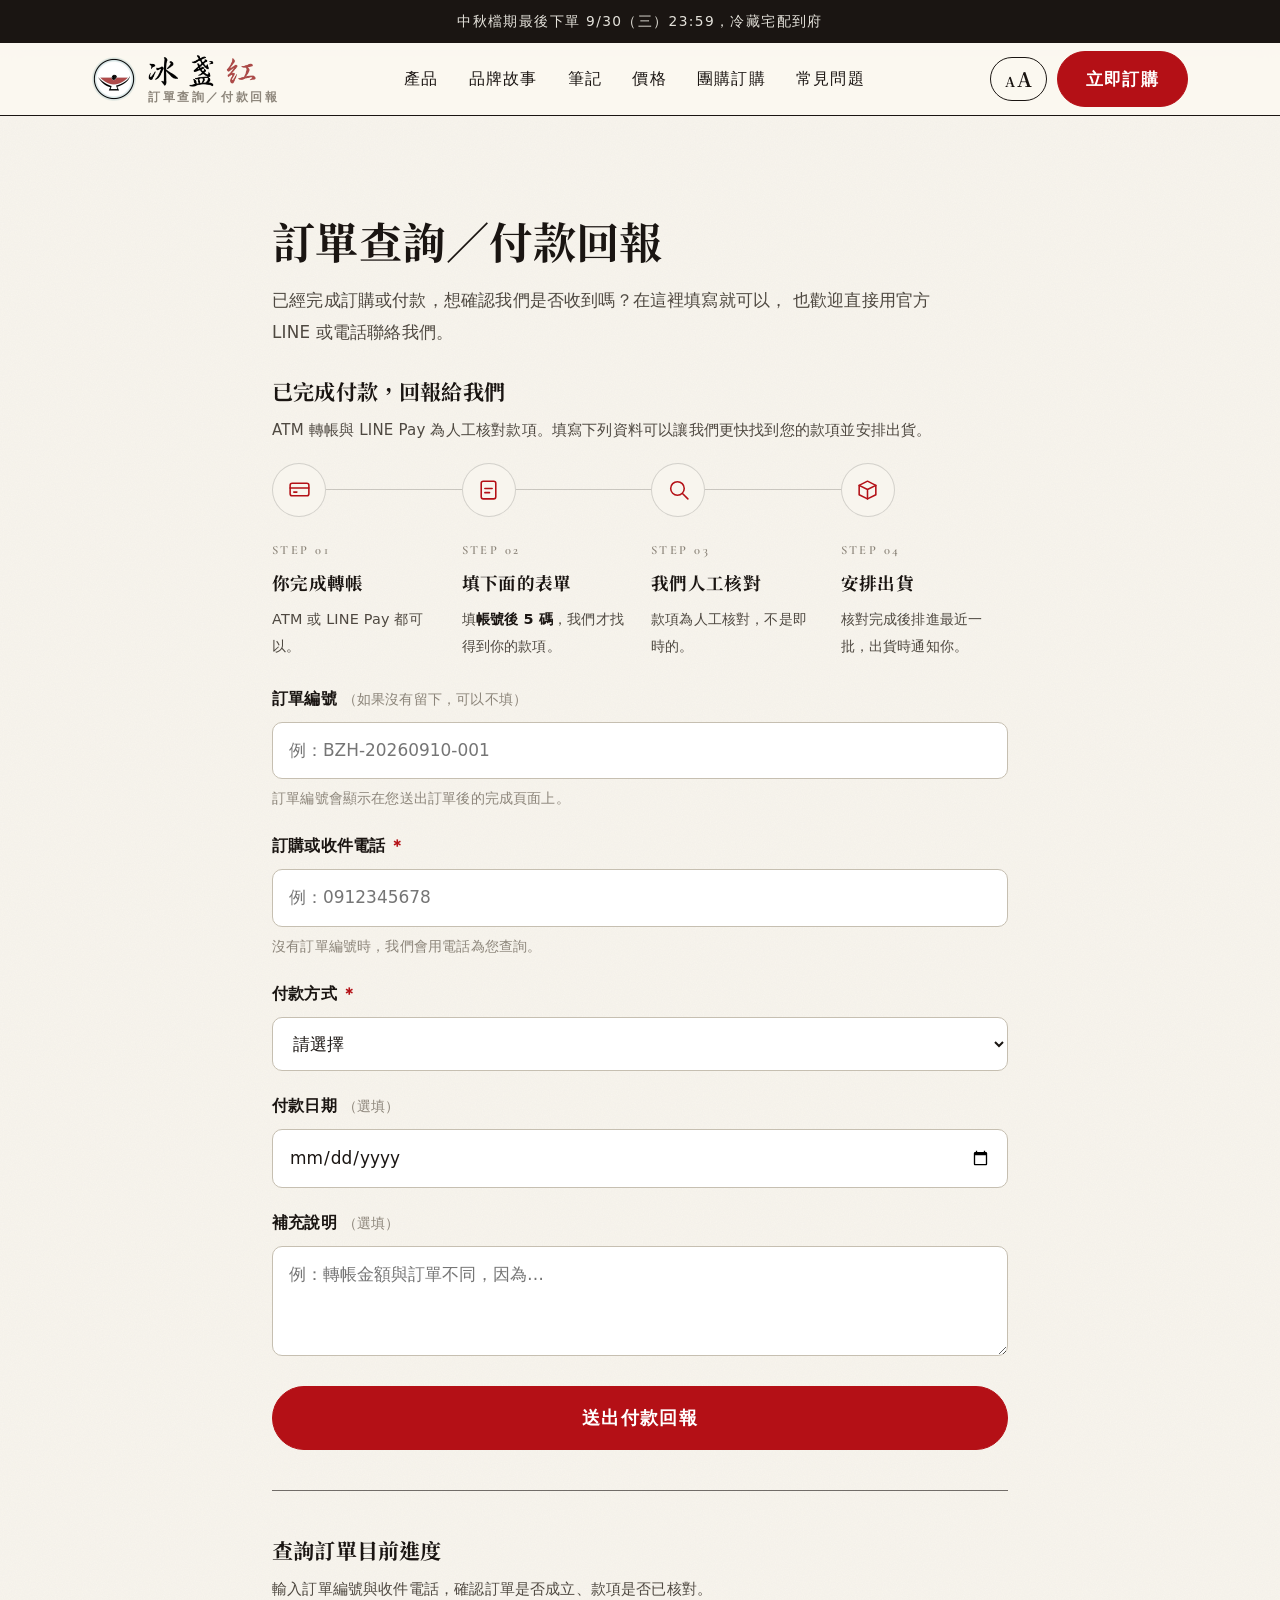
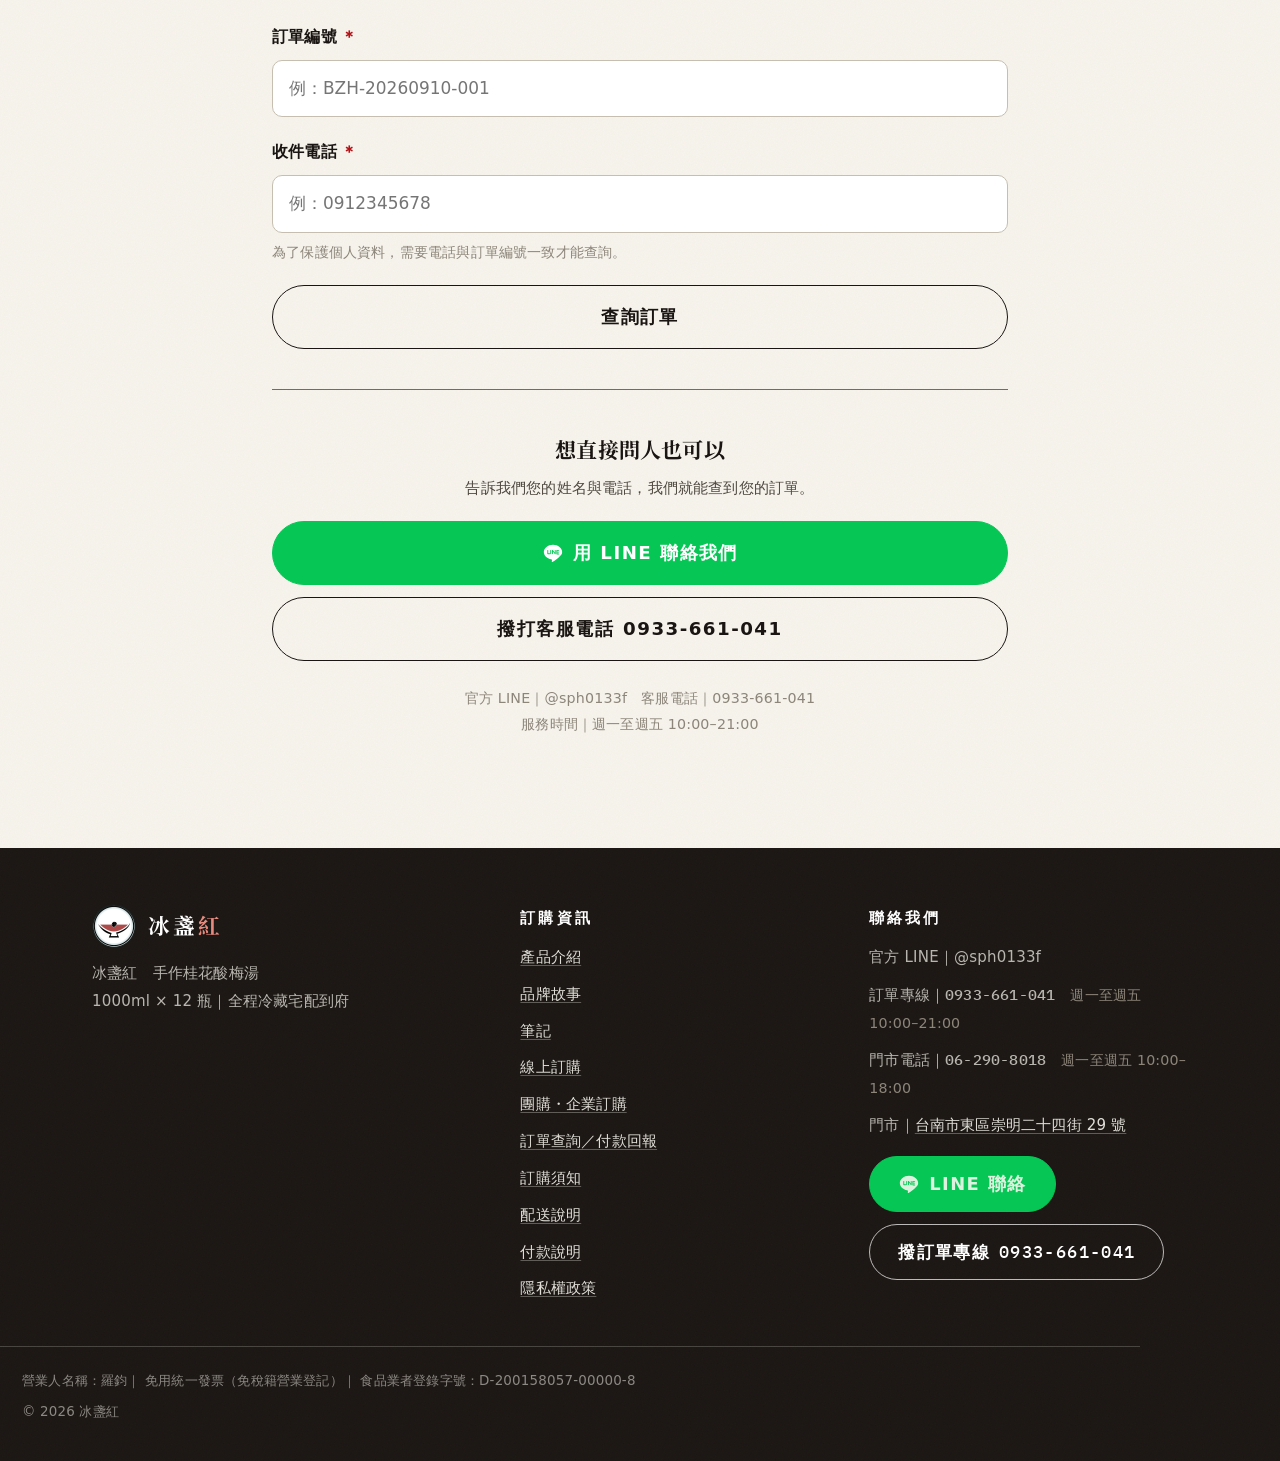
<file: status.html>
<!DOCTYPE html>
<html lang="zh-Hant-TW">
<head>
<meta charset="utf-8">
<meta name="viewport" content="width=device-width, initial-scale=1">
<title>訂單查詢／付款回報｜冰盞紅酸梅湯</title>
<meta name="description" content="冰盞紅酸梅湯訂單查詢與付款回報。ATM 轉帳完成後可在此填寫帳號後 5 碼，或查詢訂單目前狀態。">
<meta name="robots" content="noindex">
<!-- @include:head -->
<meta name="theme-color" content="#161513">
<link rel="icon" href="assets/img/favicon.svg" type="image/svg+xml">
<link rel="preconnect" href="https://fonts.googleapis.com">
<link rel="preconnect" href="https://fonts.gstatic.com" crossorigin>
<!-- 標題宋體一個字重、英文 Cormorant 襯線（呼應標誌上的 Sour Plum Drink）、等寬體；內文用系統字，零下載 -->
<link href="https://fonts.googleapis.com/css2?family=Cormorant+Garamond:ital,wght@0,600;1,500&family=IBM+Plex+Mono:wght@500&family=Noto+Serif+TC:wght@700&display=swap" rel="stylesheet">
<link rel="stylesheet" href="assets/css/site.css?v=3c630b4d">
<!-- @end:head -->
<!-- @meta:auto -->
<meta property="og:url" content="https://vegeta1260-ai.github.io/bingzhanhong-site/status.html">
<meta property="og:site_name" content="冰盞紅">
<meta property="og:image:width" content="1200">
<meta property="og:image:height" content="630">
<meta property="og:image:alt" content="冰盞紅 手作桂花酸梅湯">
<meta name="twitter:card" content="summary_large_image">
<meta name="twitter:title" content="訂單查詢／付款回報｜冰盞紅酸梅湯">
<meta name="twitter:description" content="冰盞紅酸梅湯訂單查詢與付款回報。ATM 轉帳完成後可在此填寫帳號後 5 碼，或查詢訂單目前狀態。">
<meta name="twitter:image" content="https://vegeta1260-ai.github.io/bingzhanhong-site/assets/img/og-cover.jpg">
<!-- @end:meta -->
</head>

<body class="has-bottombar">

<!-- @include:header sub="訂單查詢／付款回報" -->
<a class="skip-link" href="#main">跳到主要內容</a>
<div class="ribbon"><span data-bzh="campaign.banner"></span></div>
<header class="site-header">
  <div class="wrap site-header__in">
    <a class="brand" href="index.html">
      <img class="brand__mark" src="assets/img/logo-mark.png" alt="" width="44" height="44">
      <span class="brand__txt">
        <img class="brand__wordmark" src="assets/img/wordmark.png" alt="冰盞紅" width="747" height="221">
        <span class="brand__sub">訂單查詢／付款回報</span>
      </span>
    </a>
    <nav class="nav" aria-label="主選單">
      <a href="product.html">產品</a>
      <a href="story.html">品牌故事</a>
      <a href="notes.html">筆記</a>
      <a href="index.html#price">價格</a>
      <a href="wholesale.html">團購訂購</a>
      <a href="index.html#faq">常見問題</a>
    </nav>
    <div class="header-tools">
      <button class="fontsize" type="button" id="fontsize-toggle" aria-pressed="false" title="放大字體" aria-label="放大字體">
        <span class="fontsize__s">A</span><span class="fontsize__l">A</span>
      </button>
      <a class="btn btn--primary header-cta" href="order.html">立即訂購</a>
    </div>
  </div>
</header>
<!-- @end:header -->

<main class="sec">
  <div class="wrap wrap--narrow">

    <h1 class="sec-title mb-16">訂單查詢／付款回報</h1>
    <p class="sec-lead mb-24">
      已經完成訂購或付款，想確認我們是否收到嗎？在這裡填寫就可以，
      也歡迎直接用官方 LINE 或電話聯絡我們。
    </p>

    <div class="note note--warn hide mb-24" id="api-warn">
      <p><strong>線上查詢功能尚未開通</strong></p>
      <p>目前請直接透過官方 LINE 或客服電話與我們聯絡，我們會協助您確認訂單與款項。</p>
    </div>

    <!-- ===== 付款回報 ===== -->
    <section id="report">
      <h2 class="fieldset__title">已完成付款，回報給我們</h2>
      <p class="fieldset__hint">
        ATM 轉帳與 LINE Pay 為人工核對款項。填寫下列資料可以讓我們更快找到您的款項並安排出貨。
      </p>

      <ol class="flow flow--4 mb-24">
        <li class="flow__step">
          <span class="flow__icon" aria-hidden="true"><svg viewBox="0 0 24 24" fill="none" stroke="currentColor" stroke-width="1.5" stroke-linecap="round" stroke-linejoin="round"><rect x="3" y="6" width="18" height="12" rx="2"/><path d="M3 10.5h18M6.5 14.5h3"/></svg></span>
          <div>
            <span class="flow__n">Step 01</span>
            <h3 class="flow__t">你完成轉帳</h3>
            <p class="flow__d">ATM 或 LINE Pay 都可以。</p>
          </div>
        </li>
        <li class="flow__step">
          <span class="flow__icon" aria-hidden="true"><svg viewBox="0 0 24 24" fill="none" stroke="currentColor" stroke-width="1.5" stroke-linecap="round" stroke-linejoin="round"><rect x="5" y="4" width="14" height="17" rx="2"/><path d="M8.5 11h7M8.5 15h4.5"/></svg></span>
          <div>
            <span class="flow__n">Step 02</span>
            <h3 class="flow__t">填下面的表單</h3>
            <p class="flow__d">填<b>帳號後 5 碼</b>，我們才找得到你的款項。</p>
          </div>
        </li>
        <li class="flow__step">
          <span class="flow__icon" aria-hidden="true"><svg viewBox="0 0 24 24" fill="none" stroke="currentColor" stroke-width="1.5" stroke-linecap="round" stroke-linejoin="round"><circle cx="11" cy="11" r="6.5"/><path d="M15.8 15.8L21 21"/></svg></span>
          <div>
            <span class="flow__n">Step 03</span>
            <h3 class="flow__t">我們人工核對</h3>
            <p class="flow__d">款項為人工核對，不是即時的。</p>
          </div>
        </li>
        <li class="flow__step">
          <span class="flow__icon" aria-hidden="true"><svg viewBox="0 0 24 24" fill="none" stroke="currentColor" stroke-width="1.5" stroke-linecap="round" stroke-linejoin="round"><path d="M4 8l8-4 8 4v9l-8 4-8-4z"/><path d="M4 8l8 4 8-4M12 12v9"/></svg></span>
          <div>
            <span class="flow__n">Step 04</span>
            <h3 class="flow__t">安排出貨</h3>
            <p class="flow__d">核對完成後排進最近一批，出貨時通知你。</p>
          </div>
        </li>
      </ol>

      <form id="report-form" novalidate>
        <div class="field" id="f-orderno">
          <label class="field__label" for="orderno">訂單編號<span class="opt-tag">（如果沒有留下，可以不填）</span></label>
          <input class="input" type="text" id="orderno" placeholder="例：BZH-20260910-001">
          <p class="field__hint">訂單編號會顯示在您送出訂單後的完成頁面上。</p>
        </div>

        <div class="field" id="f-phone">
          <label class="field__label" for="phone">訂購或收件電話<span class="req">＊</span></label>
          <input class="input" type="tel" id="phone" inputmode="tel" placeholder="例：0912345678">
          <p class="field__hint">沒有訂單編號時，我們會用電話為您查詢。</p>
          <p class="field__err">請填寫正確的電話號碼。</p>
        </div>

        <div class="field" id="f-method">
          <label class="field__label" for="method">付款方式<span class="req">＊</span></label>
          <select class="select" id="method">
            <option value="">請選擇</option>
            <option value="atm">ATM／網路銀行轉帳</option>
            <option value="linepay">LINE Pay</option>
          </select>
          <p class="field__err">請選擇付款方式。</p>
        </div>

        <div class="field hide" id="f-last5">
          <label class="field__label" for="last5">轉帳帳號後 5 碼<span class="req">＊</span></label>
          <input class="input" type="text" id="last5" inputmode="numeric" maxlength="5" placeholder="例：12345">
          <p class="field__hint">請填寫您<strong>轉出帳號</strong>的最後 5 碼，這是核對款項最重要的資訊。</p>
          <p class="field__err">請填寫 5 位數字。</p>
        </div>

        <div class="field" id="f-paidat">
          <label class="field__label" for="paidat">付款日期<span class="opt-tag">（選填）</span></label>
          <input class="input" type="date" id="paidat">
        </div>

        <div class="field">
          <label class="field__label" for="rnote">補充說明<span class="opt-tag">（選填）</span></label>
          <textarea class="textarea" id="rnote" placeholder="例：轉帳金額與訂單不同，因為…"></textarea>
        </div>

        <p class="field__err" id="report-err">請確認上方標示紅字的欄位。</p>

        <div class="note note--ok hide" id="report-ok">
          <p><strong>已收到您的付款回報，謝謝！</strong></p>
          <p>我們會盡快人工核對款項。如果需要立即確認，也可以用官方 LINE 詢問。</p>
        </div>

        <button class="btn btn--primary btn--lg btn--block" type="submit" id="report-btn">送出付款回報</button>
      </form>
    </section>

    <hr class="hr">

    <!-- ===== 訂單查詢 ===== -->
    <section id="lookup">
      <h2 class="fieldset__title">查詢訂單目前進度</h2>
      <p class="fieldset__hint">輸入訂單編號與收件電話，確認訂單是否成立、款項是否已核對。</p>

      <form id="lookup-form" novalidate>
        <div class="field" id="f-q-orderno">
          <label class="field__label" for="q-orderno">訂單編號<span class="req">＊</span></label>
          <input class="input" type="text" id="q-orderno" placeholder="例：BZH-20260910-001">
          <p class="field__err">請填寫訂單編號。</p>
        </div>
        <div class="field" id="f-q-phone">
          <label class="field__label" for="q-phone">收件電話<span class="req">＊</span></label>
          <input class="input" type="tel" id="q-phone" inputmode="tel" placeholder="例：0912345678">
          <p class="field__hint">為了保護個人資料，需要電話與訂單編號一致才能查詢。</p>
          <p class="field__err">請填寫正確的電話號碼。</p>
        </div>

        <button class="btn btn--ghost btn--lg btn--block" type="submit" id="lookup-btn">查詢訂單</button>

        <div class="summary hide mt-24" id="lookup-result">
          <p class="summary__title">查詢結果</p>
          <div id="lookup-rows"></div>
        </div>
        <div class="note note--warn hide mt-24" id="lookup-none">
          <p><strong>查不到符合的訂單</strong></p>
          <p>可能是訂單編號或電話輸入有誤。歡迎用官方 LINE 或電話聯絡我們，我們會直接為您查。</p>
        </div>
      </form>
    </section>

    <hr class="hr">

    <!-- ===== 直接聯絡 ===== -->
    <section class="center">
      <h2 class="fieldset__title">想直接問人也可以</h2>
      <p class="fieldset__hint">告訴我們您的姓名與電話，我們就能查到您的訂單。</p>
      <div class="btn-row btn-row--stack">
        <a class="btn btn--line btn--lg btn--block" data-bzh-link="line" href="#">用 LINE 聯絡我們</a>
        <a class="btn btn--tel btn--lg btn--block" data-bzh-link="tel" href="#">撥打客服電話 <span data-bzh="contact.tel"></span></a>
      </div>
      <p class="small mt-24">
        官方 LINE｜<span data-bzh="contact.lineId"></span>　客服電話｜<span data-bzh="contact.tel"></span><br>
        服務時間｜<span data-bzh="contact.hours"></span>
      </p>
    </section>

  </div>
</main>

<!-- @include:footer -->
<footer class="site-footer">
  <div class="wrap footer-grid">
    <div>
      <a class="brand" href="index.html" style="margin-bottom:12px">
        <img class="brand__mark" src="assets/img/logo-mark.png" alt="" width="38" height="38">
        <span class="brand__txt"><span class="brand__name" style="color:#fff">冰盞<i style="color:#E8897E">紅</i></span></span>
      </a>
      <p style="margin:0">
        <span data-bzh="brand.product">冰盞紅酸梅湯</span><br>
        <span data-bzh="product.spec">1000ml × 12 瓶</span>｜<span data-bzh="shipping.method">全程冷藏宅配到府</span>
      </p>
    </div>
    <div>
      <p class="footer-title">訂購資訊</p>
      <ul class="footer-list">
        <li><a href="product.html">產品介紹</a></li>
        <li><a href="story.html">品牌故事</a></li>
        <li><a href="notes.html">筆記</a></li>
        <li><a href="order.html">線上訂購</a></li>
        <li><a href="wholesale.html">團購・企業訂購</a></li>
        <li><a href="status.html">訂單查詢／付款回報</a></li>
        <li><a href="info.html#order">訂購須知</a></li>
        <li><a href="info.html#shipping">配送說明</a></li>
        <li><a href="info.html#payment">付款說明</a></li>
        <li><a href="info.html#privacy">隱私權政策</a></li>
      </ul>
    </div>
    <div>
      <p class="footer-title">聯絡我們</p>
      <ul class="footer-list">
        <li>官方 LINE｜<span data-bzh="contact.lineId">@sph0133f</span></li>
        <li>訂單專線｜<span class="num" data-bzh="contact.tel">0933-661-041</span>　<span class="small" data-bzh="contact.hours"></span></li>
        <li>門市電話｜<span class="num" data-bzh="contact.tel2">06-290-8018</span>　<span class="small" data-bzh="store.hours"></span></li>
        <li>門市｜<a data-bzh-link="map" href="#"><span data-bzh="store.address">台南市東區崇明二十四街 29 號</span></a></li>
      </ul>
      <div class="btn-row mt-16">
        <a class="btn btn--line" data-bzh-link="line" href="#">LINE 聯絡</a>
        <a class="btn btn--tel" data-bzh-link="tel" href="#">撥訂單專線</a>
      </div>
    </div>
  </div>
  <div class="wrap footer-legal">
    <p style="margin:0 0 6px">
      營業人名稱：<span data-bzh="legal.company">羅鈞</span>｜
      <span data-bzh="legal.taxNote">免用統一發票（免稅籍營業登記）</span>｜
      食品業者登錄字號：<span data-bzh="legal.foodReg">D-200158057-00000-8</span>
    </p>
    <p style="margin:0">© <span data-bzh="year">2026</span> 冰盞紅</p>
  </div>
</footer>
<!-- @end:footer -->

<!-- @include:bottombar -->
<div class="bottombar">
  <a class="btn btn--primary" href="order.html">立即訂購</a>
  <a class="btn btn--line" data-bzh-link="line" href="#">LINE</a>
  <a class="btn btn--tel" data-bzh-link="tel" href="#">電話</a>
</div>
<!-- @end:bottombar -->

<!-- @include:scripts -->
<script src="assets/js/config.js?v=1f799385"></script>
<script src="assets/js/site.js?v=9878116b"></script>
<!-- @end:scripts -->
<script src="assets/js/status.js?v=208062e5"></script>
</body>
</html>
</file>
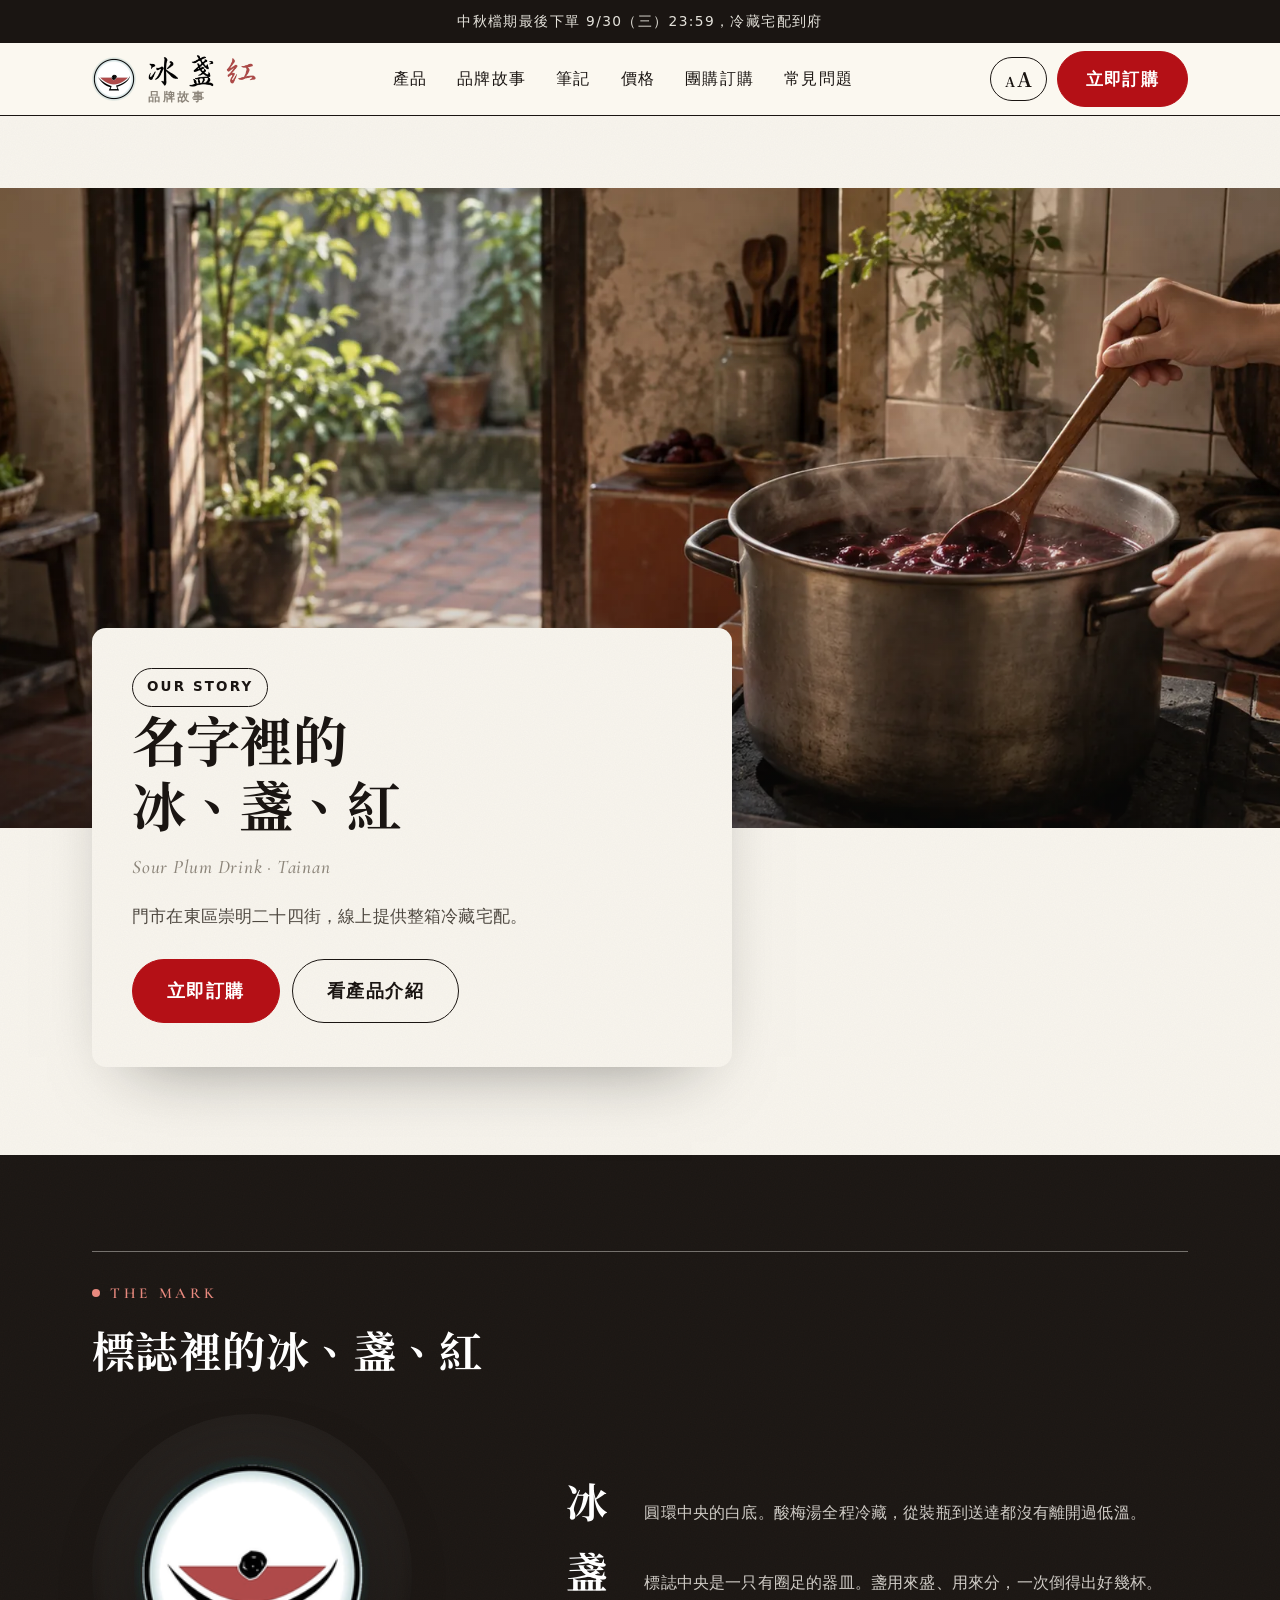
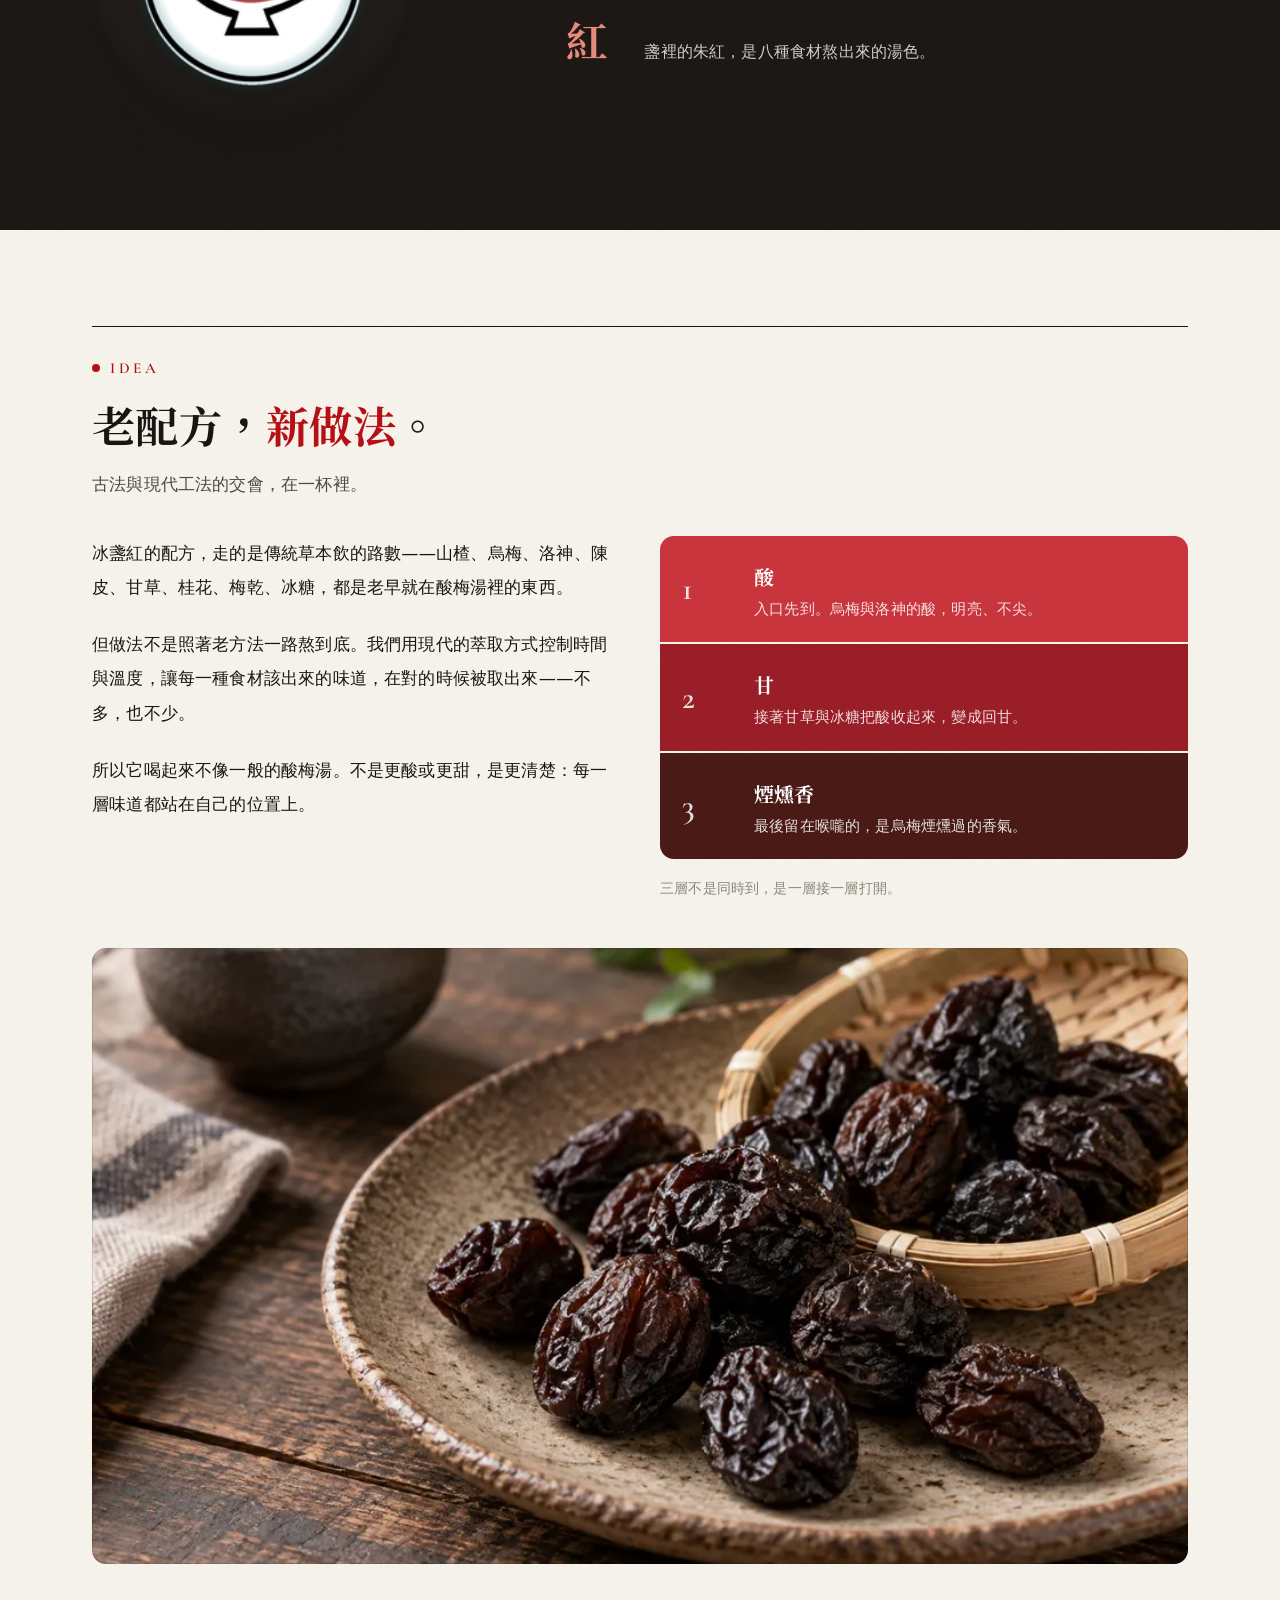
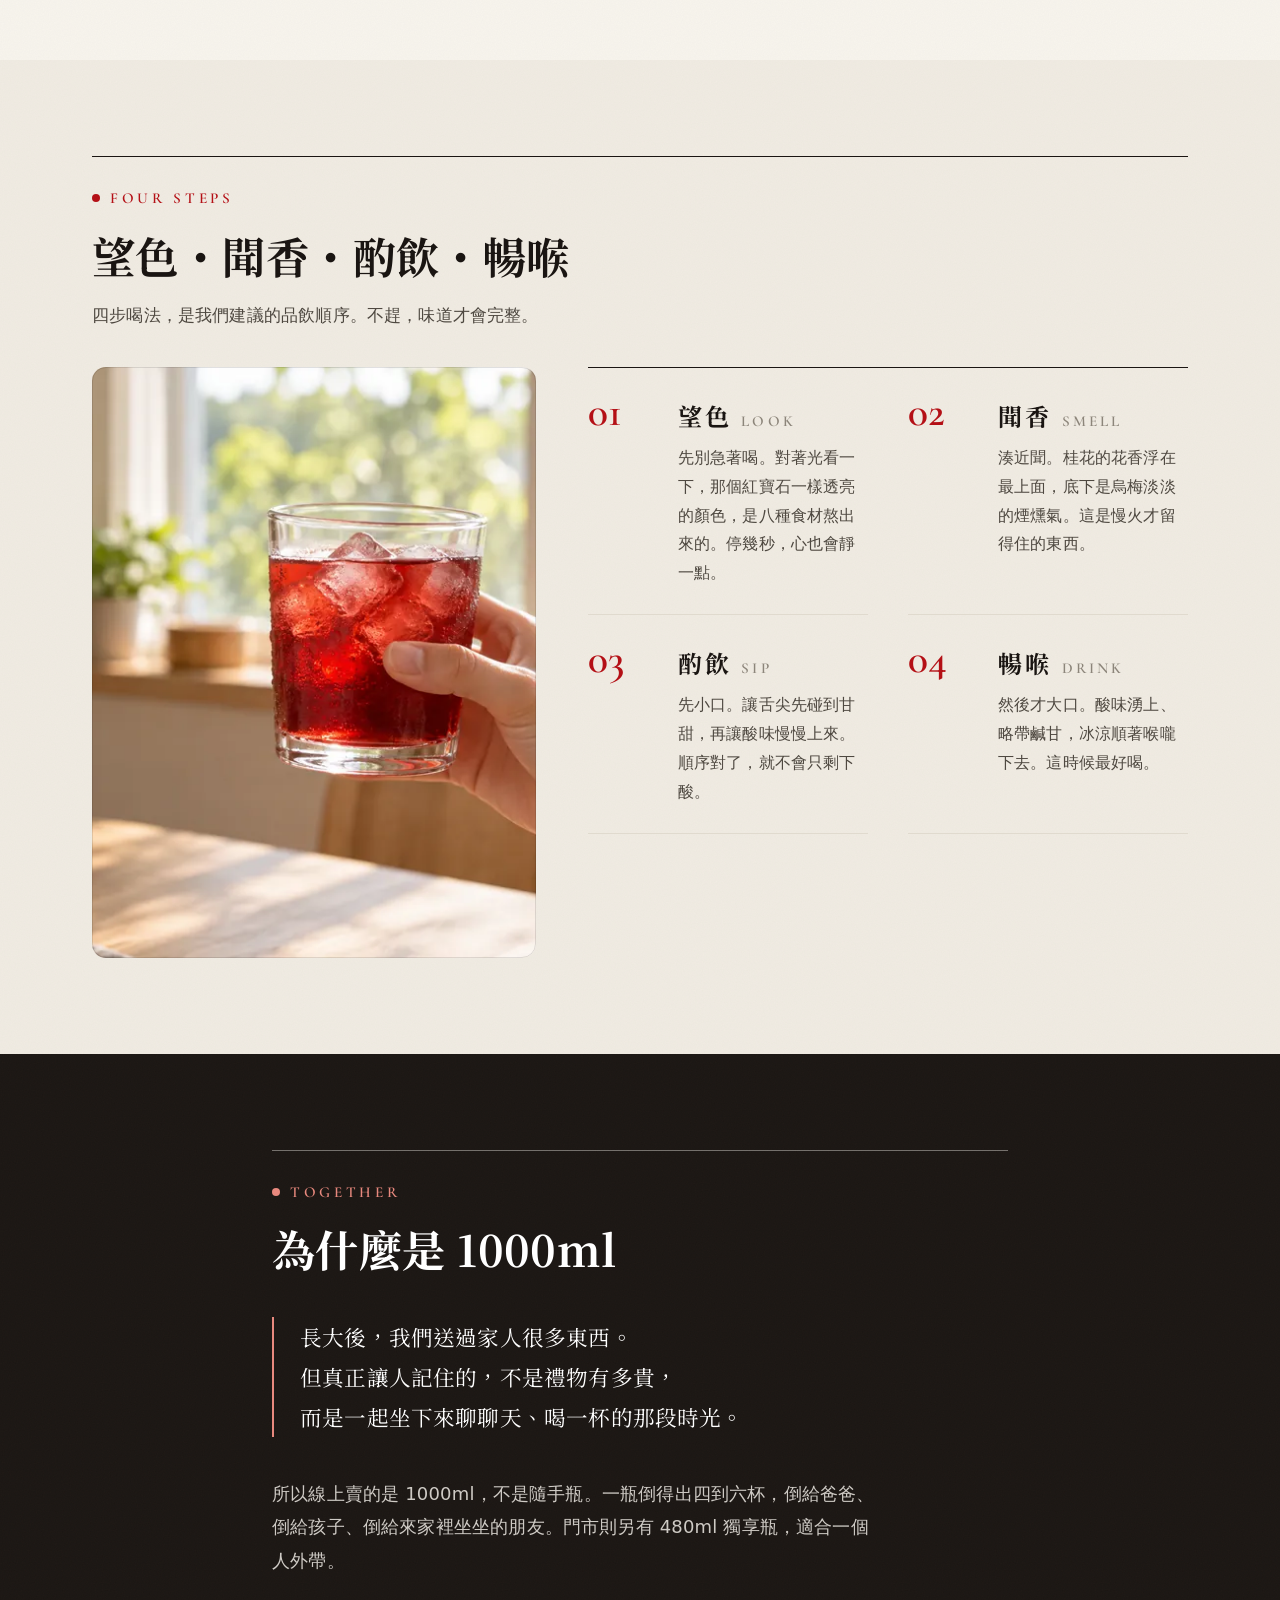
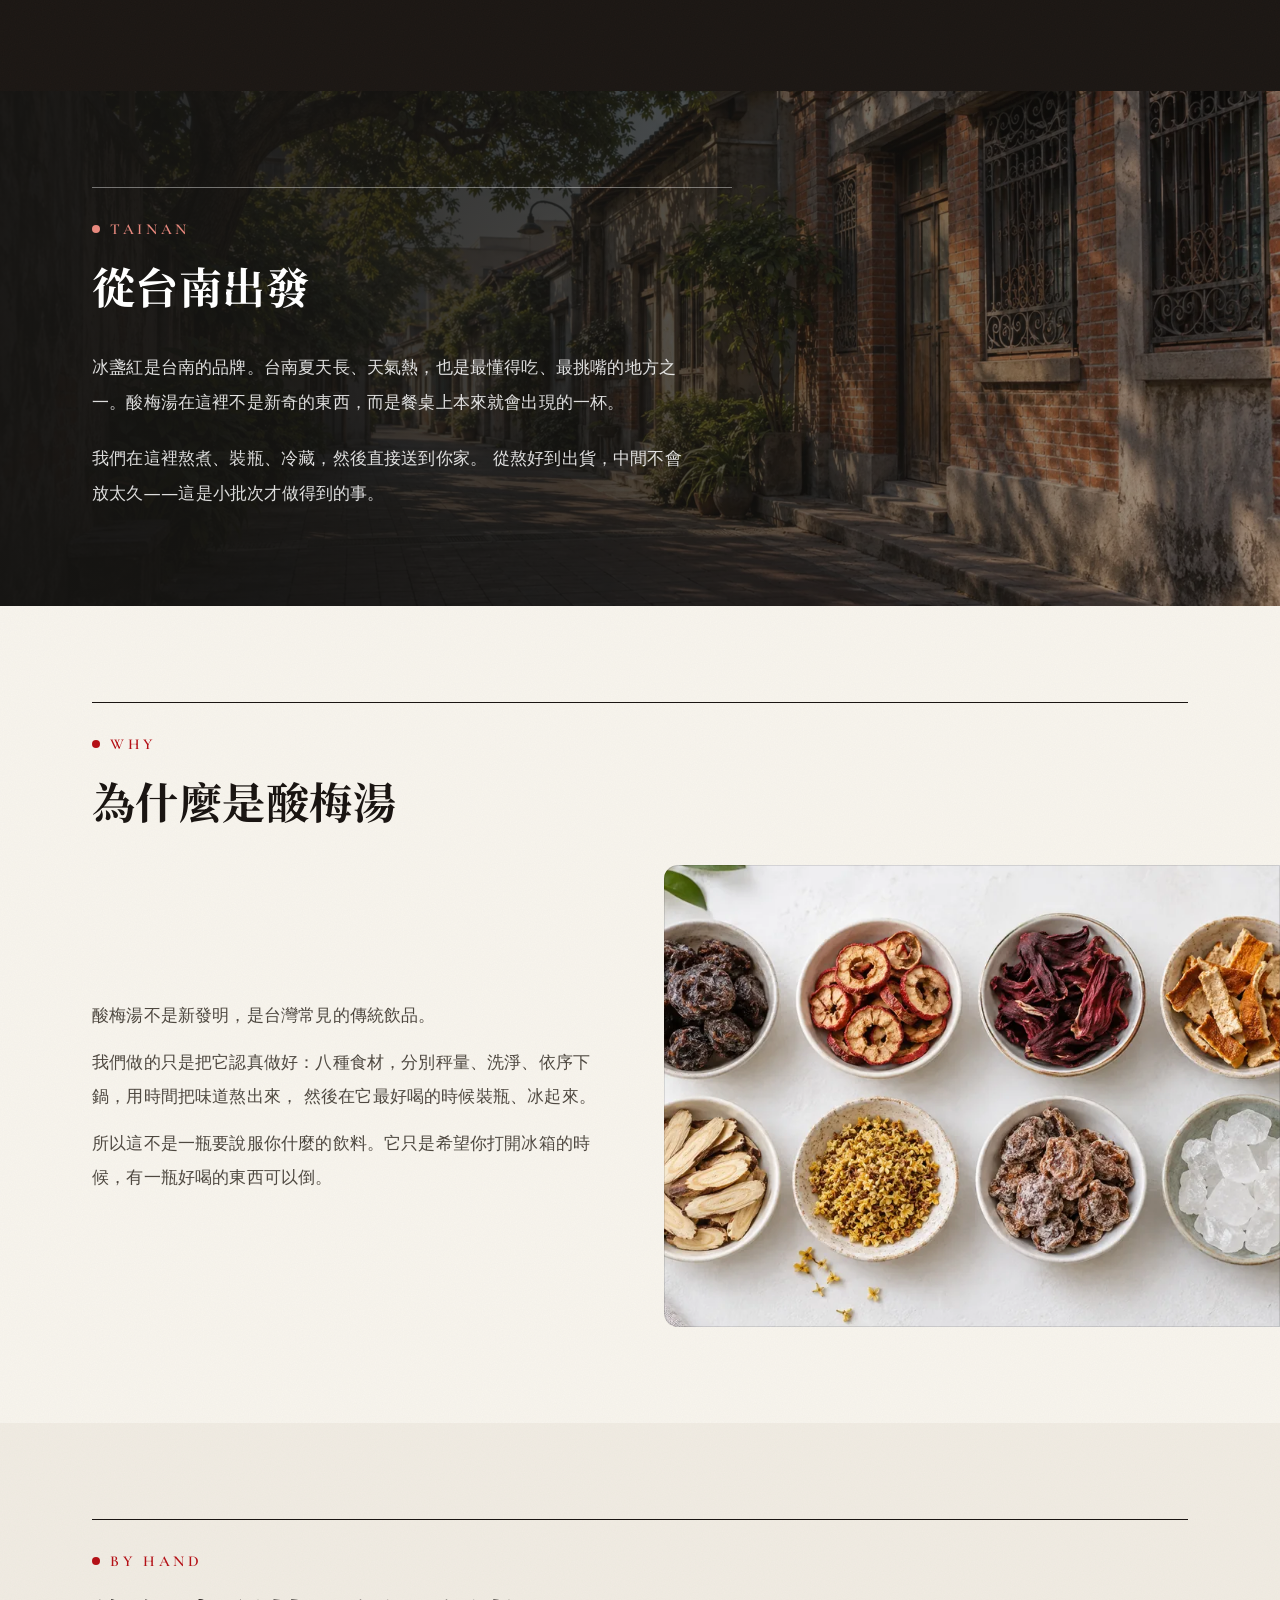
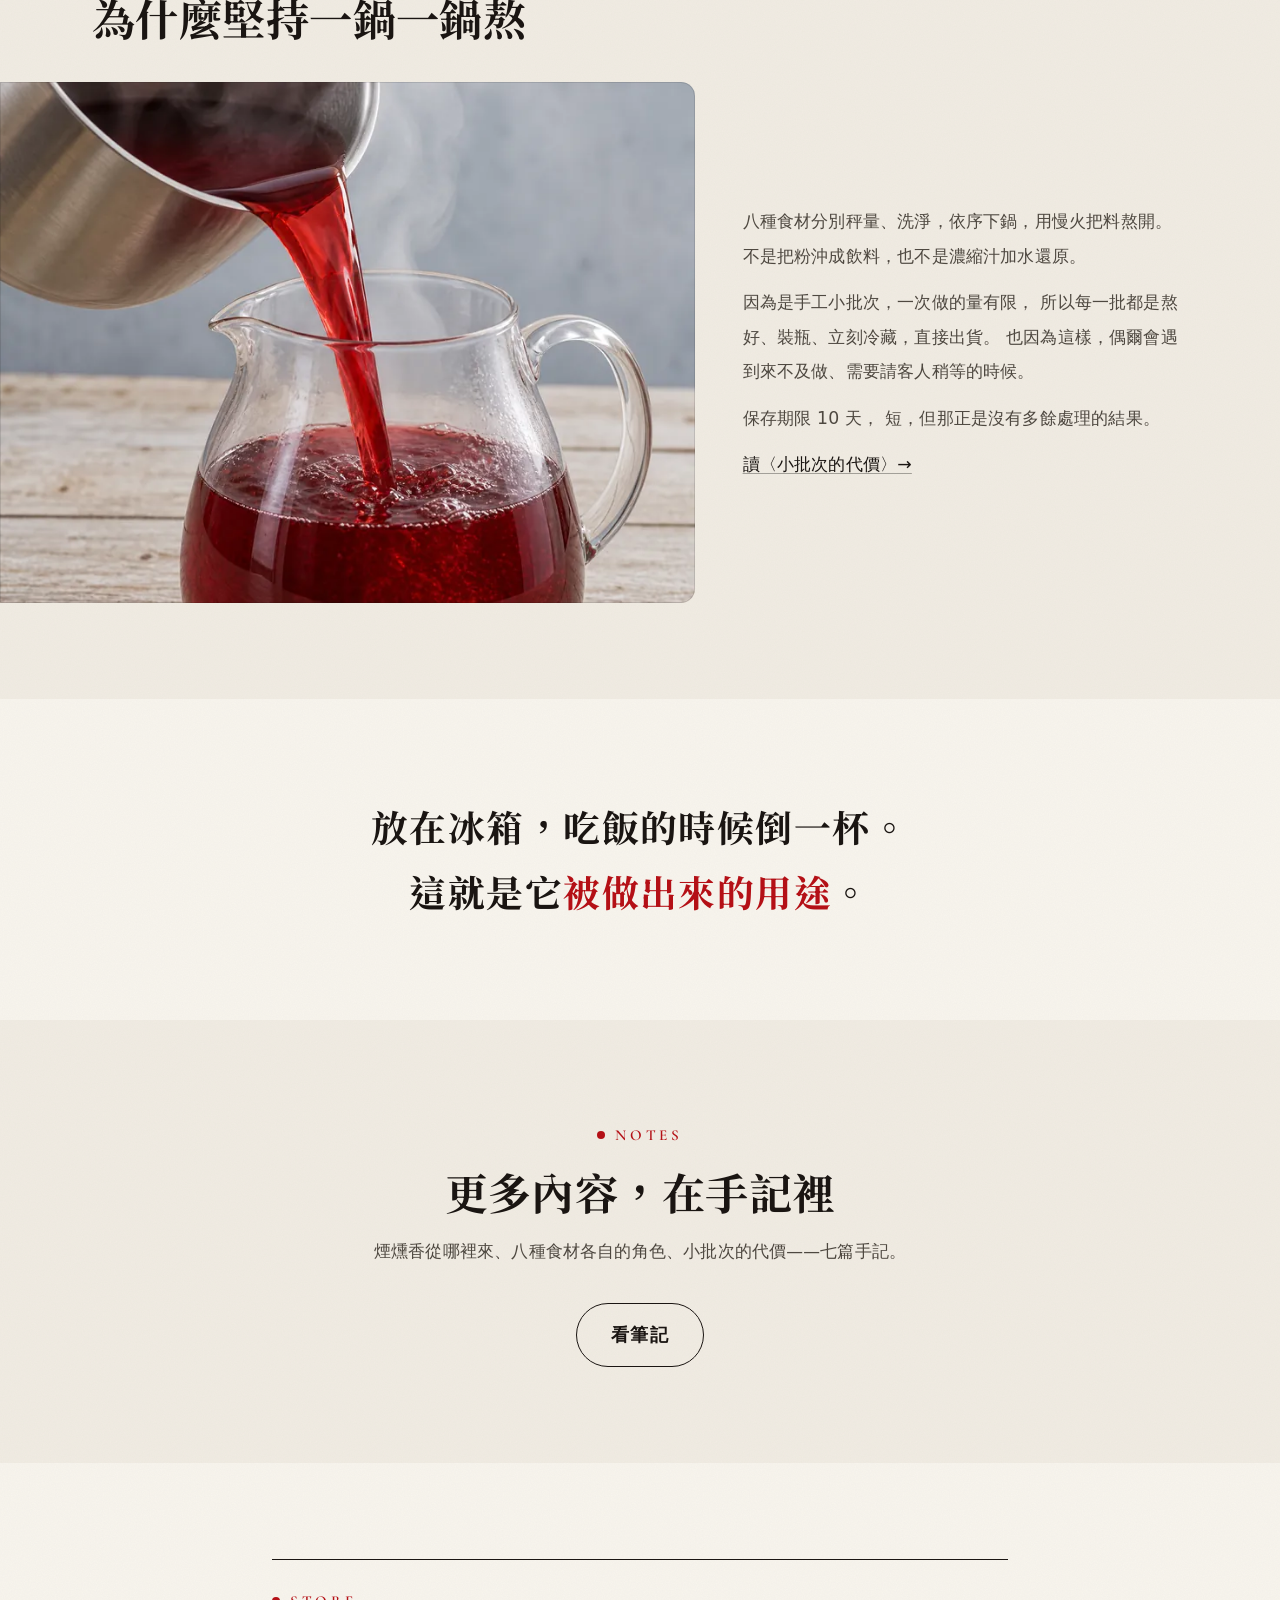
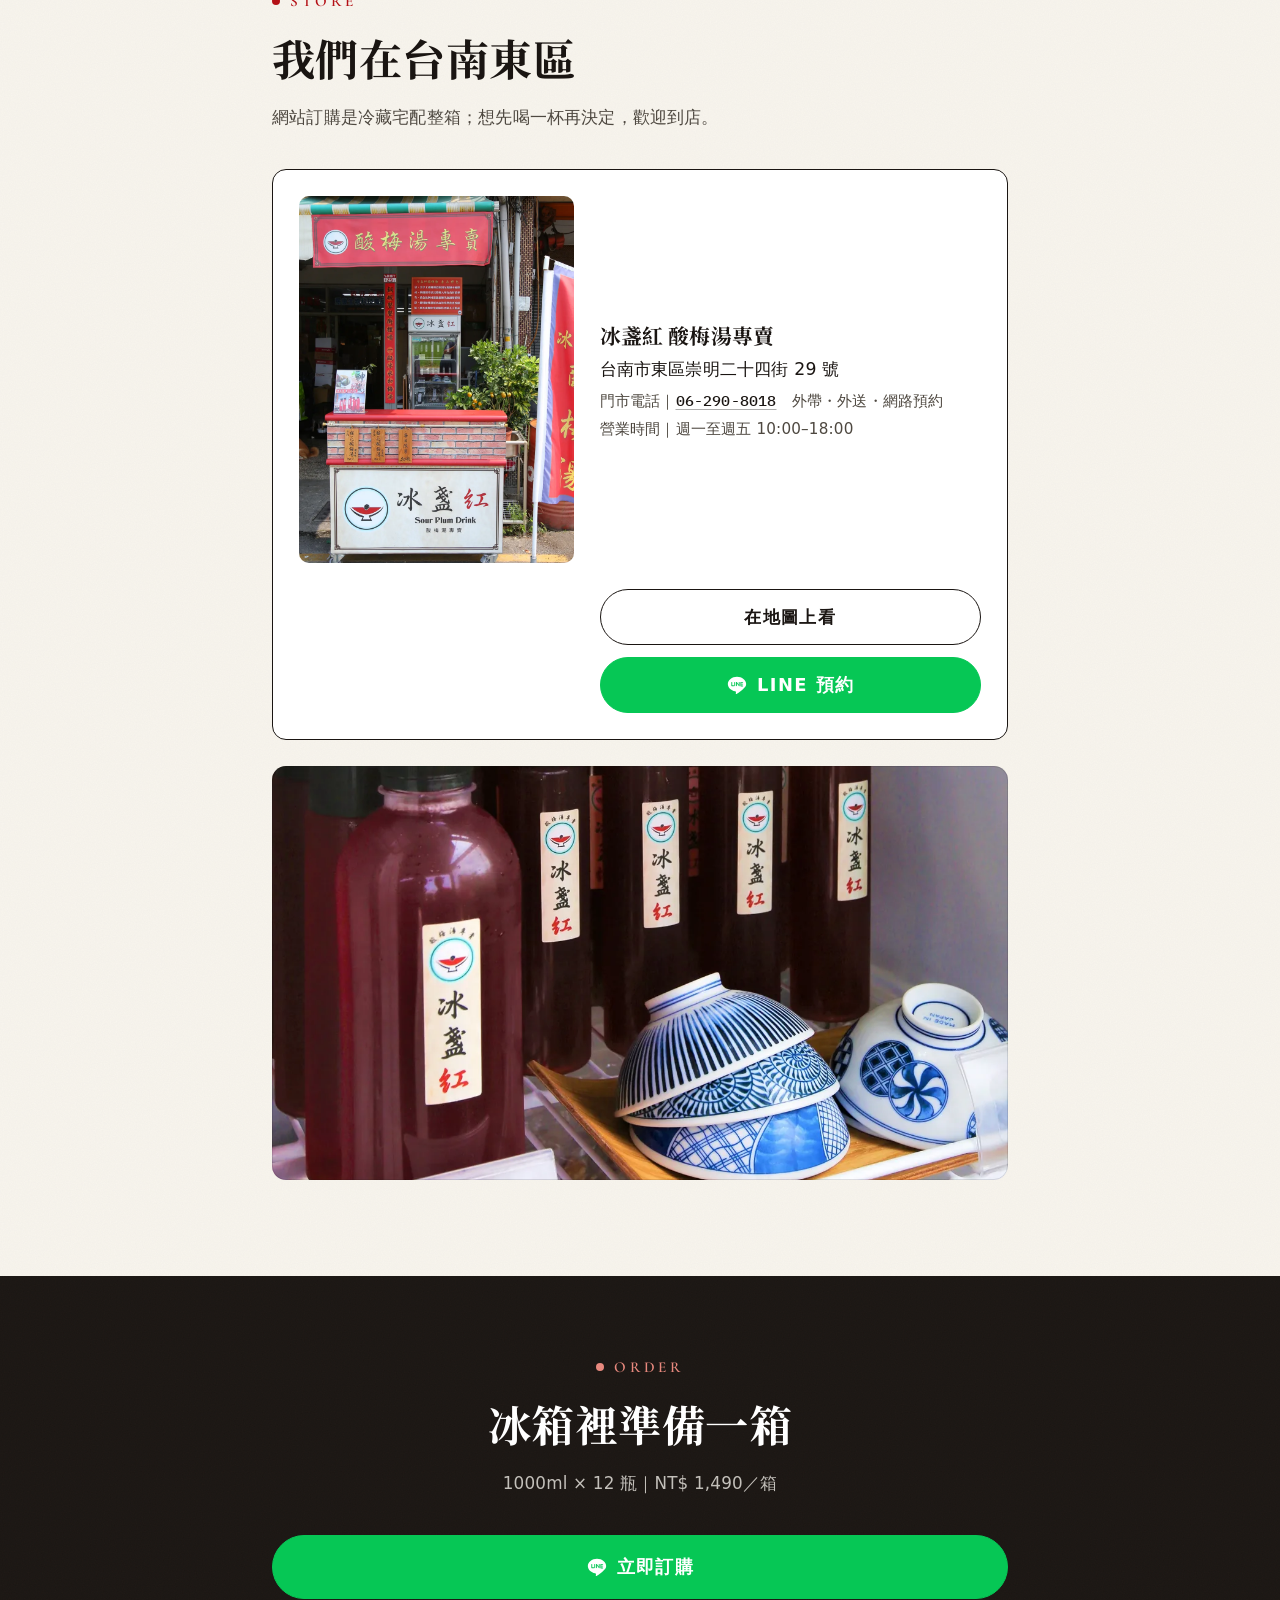
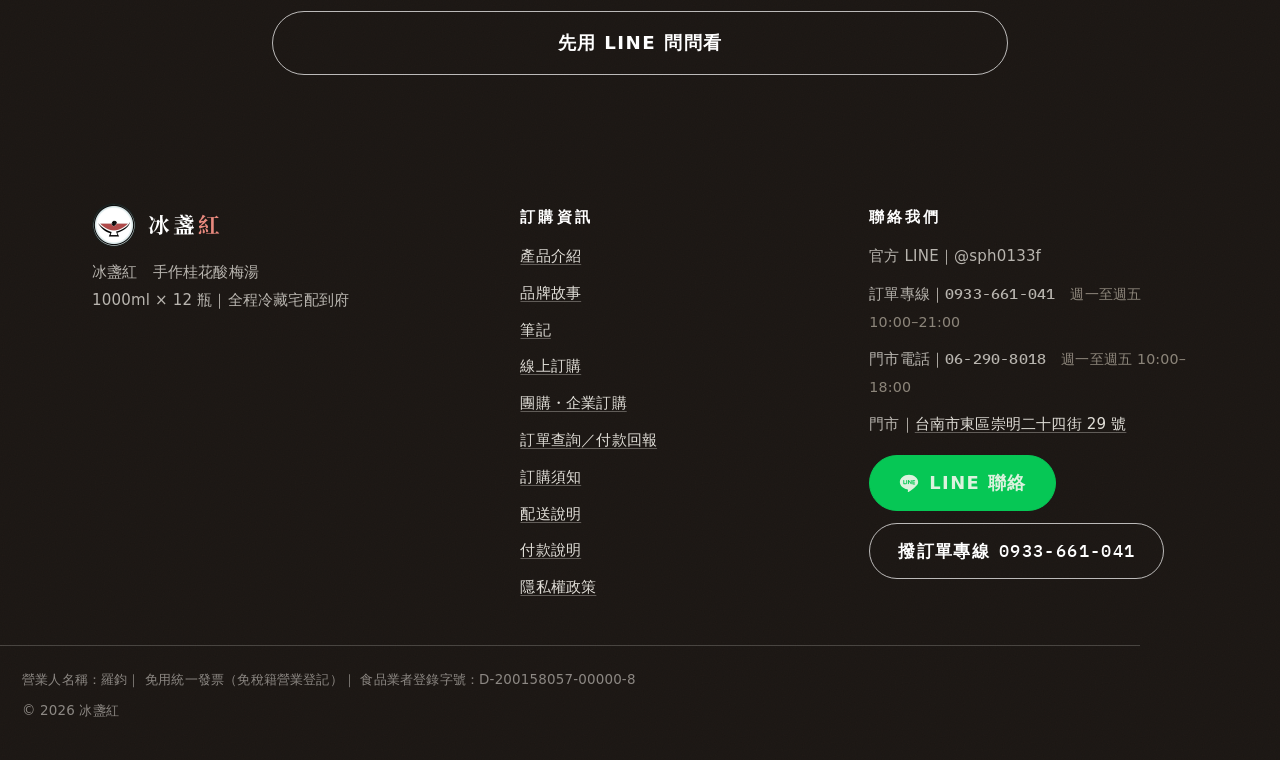
<file: story.html>
<!DOCTYPE html>
<html lang="zh-Hant-TW">
<head>
<meta charset="utf-8">
<meta name="viewport" content="width=device-width, initial-scale=1">
<title>品牌故事｜冰盞紅</title>
<meta name="description" content="冰盞紅，來自台南的手作酸梅湯品牌。冰、盞、紅——名字裡的三件事，以及標誌的由來。">
<link rel="canonical" href="https://vegeta1260-ai.github.io/bingzhanhong-site/story.html">
<meta property="og:type" content="article">
<meta property="og:title" content="品牌故事｜冰盞紅">
<meta property="og:description" content="來自台南的手作酸梅湯品牌。">
<meta property="og:image" content="https://vegeta1260-ai.github.io/bingzhanhong-site/assets/img/og-cover.jpg">
<!-- @include:head -->
<meta name="theme-color" content="#161513">
<link rel="icon" href="assets/img/favicon.svg" type="image/svg+xml">
<link rel="preconnect" href="https://fonts.googleapis.com">
<link rel="preconnect" href="https://fonts.gstatic.com" crossorigin>
<!-- 標題宋體一個字重、英文 Cormorant 襯線（呼應標誌上的 Sour Plum Drink）、等寬體；內文用系統字，零下載 -->
<link href="https://fonts.googleapis.com/css2?family=Cormorant+Garamond:ital,wght@0,600;1,500&family=IBM+Plex+Mono:wght@500&family=Noto+Serif+TC:wght@700&display=swap" rel="stylesheet">
<link rel="stylesheet" href="assets/css/site.css?v=3c630b4d">
<!-- @end:head -->
<!-- @meta:auto -->
<meta property="og:url" content="https://vegeta1260-ai.github.io/bingzhanhong-site/story.html">
<meta property="og:site_name" content="冰盞紅">
<meta property="og:image:width" content="1200">
<meta property="og:image:height" content="630">
<meta property="og:image:alt" content="冰盞紅 手作桂花酸梅湯">
<meta name="twitter:card" content="summary_large_image">
<meta name="twitter:title" content="品牌故事｜冰盞紅">
<meta name="twitter:description" content="來自台南的手作酸梅湯品牌。">
<meta name="twitter:image" content="https://vegeta1260-ai.github.io/bingzhanhong-site/assets/img/og-cover.jpg">
<!-- @end:meta -->
</head>

<body class="has-bottombar">

<!-- @include:header sub="品牌故事" -->
<a class="skip-link" href="#main">跳到主要內容</a>
<div class="ribbon"><span data-bzh="campaign.banner"></span></div>
<header class="site-header">
  <div class="wrap site-header__in">
    <a class="brand" href="index.html">
      <img class="brand__mark" src="assets/img/logo-mark.png" alt="" width="44" height="44">
      <span class="brand__txt">
        <img class="brand__wordmark" src="assets/img/wordmark.png" alt="冰盞紅" width="747" height="221">
        <span class="brand__sub">品牌故事</span>
      </span>
    </a>
    <nav class="nav" aria-label="主選單">
      <a href="product.html">產品</a>
      <a href="story.html">品牌故事</a>
      <a href="notes.html">筆記</a>
      <a href="index.html#price">價格</a>
      <a href="wholesale.html">團購訂購</a>
      <a href="index.html#faq">常見問題</a>
    </nav>
    <div class="header-tools">
      <button class="fontsize" type="button" id="fontsize-toggle" aria-pressed="false" title="放大字體" aria-label="放大字體">
        <span class="fontsize__s">A</span><span class="fontsize__l">A</span>
      </button>
      <a class="btn btn--primary header-cta" href="order.html">立即訂購</a>
    </div>
  </div>
</header>
<!-- @end:header -->

<main id="main" tabindex="-1">

<!-- ===== Hero：滿版照片＋面板 ===== -->
<section class="hero hero--bleed">
  <div class="hero__media" data-ph="品牌主視覺（橫幅）：老屋門口或熬煮現場，人只露手">
    <picture><source type="image/webp" srcset="assets/img/story-hero@480w.webp 480w, assets/img/story-hero@800w.webp 800w, assets/img/story-hero@1200w.webp 1200w, assets/img/story-hero.webp 1920w" sizes="100vw"><img src="assets/img/story-hero.jpg" data-fallback="assets/img/hero-wide.jpg" alt="冰盞紅" width="1920" height="820" srcset="assets/img/story-hero@480w.jpg 480w, assets/img/story-hero@800w.jpg 800w, assets/img/story-hero@1200w.jpg 1200w, assets/img/story-hero.jpg 1920w" sizes="100vw"></picture>
  </div>
  <div class="hero__panel">
    <span class="hero__tag">OUR STORY</span>
    <h1 class="hero__title">名字裡的<br>冰、盞、紅</h1>
    <p class="hero__latin">Sour Plum Drink · Tainan</p>
    <p class="hero__sub">門市在東區崇明二十四街，線上提供整箱冷藏宅配。</p>
    <div class="btn-row">
      <a class="btn btn--primary btn--lg" href="order.html">立即訂購</a>
      <a class="btn btn--ghost btn--lg" href="product.html">看產品介紹</a>
    </div>
  </div>
</section>

<!-- ===== 名字與標誌 ===== -->
<!-- 冰／盞／紅 的對應關係由業主於 2026/09/19 核可。 -->
<section class="sec sec--ink">
  <div class="wrap">
    <div class="sec-head">
      <span class="sec-kicker">The Mark</span>
      <h2 class="sec-title">標誌裡的冰、盞、紅</h2>
    </div>
    <div class="markshow">
      <figure class="markshow__fig">
        <img src="assets/img/logo-mark.png" alt="冰盞紅標誌" width="340" height="340">
      </figure>
      <ul class="markshow__list">
        <li>
          <span class="markshow__ch">冰</span>
          <p>圓環中央的白底。酸梅湯全程冷藏，從裝瓶到送達都沒有離開過低溫。</p>
        </li>
        <li>
          <span class="markshow__ch">盞</span>
          <p>標誌中央是一只有圈足的器皿。盞用來盛、用來分，一次倒得出好幾杯。</p>
        </li>
        <li>
          <span class="markshow__ch" style="color:#E8897E">紅</span>
          <p>盞裡的朱紅，是八種食材熬出來的湯色。</p>
        </li>
      </ul>
    </div>
  </div>
</section>

<!-- ===== 理念：老配方，新做法 ===== -->
<!-- 理念文字依粉專簡介「一口喝到古法與科學的交會／現代萃取工法／酸甘煙燻香／四步喝法」重寫；
     刻意不用「御膳」「上癮」等字眼（前者為業主要求避免的宮廷語彙，後者食品廣告不宜）。 -->
<section class="sec" id="idea">
  <div class="wrap">
    <div class="sec-head">
      <span class="sec-kicker">Idea</span>
      <h2 class="sec-title">老配方，<em>新做法</em>。</h2>
      <p class="sec-lead">古法與現代工法的交會，在一杯裡。</p>
    </div>
    <div class="grid grid--2" style="align-items:start;gap:40px">
      <div class="prose">
        <p>冰盞紅的配方，走的是傳統草本飲的路數——山楂、烏梅、洛神、陳皮、甘草、桂花、梅乾、冰糖，都是老早就在酸梅湯裡的東西。</p>
        <p>但做法不是照著老方法一路熬到底。我們用現代的萃取方式控制時間與溫度，讓每一種食材該出來的味道，在對的時候被取出來——不多，也不少。</p>
        <p>所以它喝起來不像一般的酸梅湯。不是更酸或更甜，是更清楚：每一層味道都站在自己的位置上。</p>
      </div>
      <div>
        <div class="layers" aria-label="三層風味">
          <div class="layer"><span class="layer__n">1</span><span><span class="layer__t">酸</span><span class="layer__d">入口先到。烏梅與洛神的酸，明亮、不尖。</span></span></div>
          <div class="layer"><span class="layer__n">2</span><span><span class="layer__t">甘</span><span class="layer__d">接著甘草與冰糖把酸收起來，變成回甘。</span></span></div>
          <div class="layer"><span class="layer__n">3</span><span><span class="layer__t">煙燻香</span><span class="layer__d">最後留在喉嚨的，是烏梅煙燻過的香氣。</span></span></div>
        </div>
        <p class="small mt-16">三層不是同時到，是一層接一層打開。</p>
      </div>
    </div>

    <figure class="ph ph--wide mt-32" data-ph="特寫：烏梅，深褐色皺褶表面，側逆光">
      <picture><source type="image/webp" srcset="assets/img/note-smoke@480w.webp 480w, assets/img/note-smoke@800w.webp 800w, assets/img/note-smoke.webp 960w" sizes="100vw"><img src="assets/img/note-smoke.jpg" data-fallback="assets/img/ing-wumei.jpg" alt="烏梅特寫" loading="lazy" width="1200" height="750" srcset="assets/img/note-smoke@480w.jpg 480w, assets/img/note-smoke@800w.jpg 800w, assets/img/note-smoke.jpg 960w" sizes="100vw"></picture>
      <figcaption class="ph__cap">最後留在喉嚨的煙燻香，來自烏梅。那是慢火才留得住的東西。</figcaption>
    </figure>
  </div>
</section>

<!-- ===== 四步喝法 ===== -->
<section class="sec sec--alt" id="ritual">
  <div class="wrap">
    <div class="sec-head">
      <span class="sec-kicker">Four Steps</span>
      <h2 class="sec-title">望色・聞香・酌飲・暢喉</h2>
      <p class="sec-lead">四步喝法，是我們建議的品飲順序。不趕，味道才會完整。</p>
    </div>
    <div class="ritual-split">
      <figure class="ph ph--tall" data-ph="中景：一隻手把玻璃杯舉向窗光，逆光">
        <picture><source type="image/webp" srcset="assets/img/note-ritual@480w.webp 480w, assets/img/note-ritual@800w.webp 800w, assets/img/note-ritual.webp 960w" sizes="100vw"><img src="assets/img/note-ritual.jpg" data-fallback="assets/img/drink-1.jpg" alt="對著光看酸梅湯的顏色" loading="lazy" width="800" height="1000" srcset="assets/img/note-ritual@480w.jpg 480w, assets/img/note-ritual@800w.jpg 800w, assets/img/note-ritual.jpg 960w" sizes="100vw"></picture>
      </figure>
      <ol class="ritual">
      <li><span class="ritual__n">01</span><span><span class="ritual__t">望色<small>Look</small></span><span class="ritual__d">先別急著喝。對著光看一下，那個紅寶石一樣透亮的顏色，是八種食材熬出來的。停幾秒，心也會靜一點。</span></span></li>
      <li><span class="ritual__n">02</span><span><span class="ritual__t">聞香<small>Smell</small></span><span class="ritual__d">湊近聞。桂花的花香浮在最上面，底下是烏梅淡淡的煙燻氣。這是慢火才留得住的東西。</span></span></li>
      <li><span class="ritual__n">03</span><span><span class="ritual__t">酌飲<small>Sip</small></span><span class="ritual__d">先小口。讓舌尖先碰到甘甜，再讓酸味慢慢上來。順序對了，就不會只剩下酸。</span></span></li>
      <li><span class="ritual__n">04</span><span><span class="ritual__t">暢喉<small>Drink</small></span><span class="ritual__d">然後才大口。酸味湧上、略帶鹹甘，冰涼順著喉嚨下去。這時候最好喝。</span></span></li>
      </ol>
    </div>
  </div>
</section>

<!-- ===== 陪伴（引自粉專貼文）===== -->
<section class="sec sec--ink">
  <div class="wrap wrap--narrow">
    <div class="sec-head">
      <span class="sec-kicker">Together</span>
      <h2 class="sec-title">為什麼是 1000ml</h2>
    </div>
    <p class="pullquote" style="border-left-color:#E8897E;color:#fff;font-size:1.35rem">長大後，我們送過家人很多東西。<br>但真正讓人記住的，不是禮物有多貴，<br>而是一起坐下來聊聊天、喝一杯的那段時光。</p>
    <p style="color:rgba(251,248,241,.8);max-width:34em">所以線上賣的是 1000ml，不是隨手瓶。一瓶倒得出四到六杯，倒給爸爸、倒給孩子、倒給來家裡坐坐的朋友。門市則另有 480ml 獨享瓶，適合一個人外帶。</p>
  </div>
</section>

<!-- ===== 台南：出血背景 ===== -->
<section class="sec bleed">
  <div class="bleed__bg" data-ph="全景：台南街屋或老宅門口，午後光">
    <picture><source type="image/webp" srcset="assets/img/story-tainan@480w.webp 480w, assets/img/story-tainan@800w.webp 800w, assets/img/story-tainan@1200w.webp 1200w, assets/img/story-tainan.webp 1920w" sizes="100vw"><img src="assets/img/story-tainan.jpg" data-fallback="assets/img/scene-party.jpg" alt="" loading="lazy" width="1920" height="900" srcset="assets/img/story-tainan@480w.jpg 480w, assets/img/story-tainan@800w.jpg 800w, assets/img/story-tainan@1200w.jpg 1200w, assets/img/story-tainan.jpg 1920w" sizes="100vw"></picture>
  </div>
  <div class="wrap">
    <div class="sec-head" style="max-width:640px">
      <span class="sec-kicker">Tainan</span>
      <h2 class="sec-title">從台南出發</h2>
    </div>
    <div class="prose" style="max-width:600px">
      <p style="color:rgba(255,255,255,.86)">冰盞紅是台南的品牌。台南夏天長、天氣熱，也是最懂得吃、最挑嘴的地方之一。酸梅湯在這裡不是新奇的東西，而是餐桌上本來就會出現的一杯。</p>
      <p style="color:rgba(255,255,255,.86)">我們在這裡熬煮、裝瓶、冷藏，然後直接送到你家。
      從熬好到出貨，中間不會放太久——這是小批次才做得到的事。</p>
    </div>
  </div>
</section>

<!-- ===== 為什麼做酸梅湯 ===== -->
<section class="sec">
  <div class="wrap">
    <div class="sec-head">
      <span class="sec-kicker">Why</span>
      <h2 class="sec-title">為什麼是酸梅湯</h2>
    </div>
    <div class="feature feature--wide">
      <div class="prose">
        <p>酸梅湯不是新發明，是台灣常見的傳統飲品。</p>
        <p>我們做的只是把它認真做好：八種食材，分別秤量、洗淨、依序下鍋，用時間把味道熬出來，
        然後在它最好喝的時候裝瓶、冰起來。</p>
        <p>所以這不是一瓶要說服你什麼的飲料。它只是希望你打開冰箱的時候，有一瓶好喝的東西可以倒。</p>
      </div>
      <div class="feature__media bleed-r">
        <figure class="ph" data-ph="俯拍：八種乾料分放小碟">
          <picture><source type="image/webp" srcset="assets/img/note-eight@480w.webp 480w, assets/img/note-eight@800w.webp 800w, assets/img/note-eight.webp 960w" sizes="100vw"><img src="assets/img/note-eight.jpg" data-fallback="assets/img/process-prep.jpg" alt="八種食材" loading="lazy" width="960" height="720" srcset="assets/img/note-eight@480w.jpg 480w, assets/img/note-eight@800w.jpg 800w, assets/img/note-eight.jpg 960w" sizes="100vw"></picture>
        </figure>
      </div>
    </div>
  </div>
</section>

<!-- ===== 手工這件事 ===== -->
<section class="sec sec--alt">
  <div class="wrap">
    <div class="sec-head">
      <span class="sec-kicker">By Hand</span>
      <h2 class="sec-title">為什麼堅持一鍋一鍋熬</h2>
    </div>
    <div class="feature feature--wide feature--flip">
      <div class="prose">
        <p>八種食材分別秤量、洗淨，依序下鍋，用慢火把料熬開。
        不是把粉沖成飲料，也不是濃縮汁加水還原。</p>
        <p>因為是手工小批次，一次做的量有限，
        所以每一批都是熬好、裝瓶、立刻冷藏，直接出貨。
        也因為這樣，偶爾會遇到來不及做、需要請客人稍等的時候。</p>
        <p>保存期限 <span data-bzh="product.shelfLife">10 天</span>，
        短，但那正是沒有多餘處理的結果。</p>
        <p><a href="notes.html#batch">讀〈小批次的代價〉→</a></p>
      </div>
      <div class="feature__media bleed-l">
        <figure class="ph" data-ph="製程：熬好的湯倒入容器靜置">
          <picture><source type="image/webp" srcset="assets/img/process-cool@480w.webp 480w, assets/img/process-cool.webp 800w" sizes="100vw"><img src="assets/img/process-cool.jpg" data-fallback="assets/img/process-pot.jpg" alt="靜置冷卻" loading="lazy" width="800" height="600" srcset="assets/img/process-cool@480w.jpg 480w, assets/img/process-cool.jpg 800w" sizes="100vw"></picture>
        </figure>
      </div>
    </div>
  </div>
</section>

<!-- ===== 滿版引言 ===== -->
<section class="quote-band">
  <div class="wrap">
    <p>放在冰箱，吃飯的時候倒一杯。<br>這就是它<em>被做出來的用途</em>。</p>
  </div>
</section>

<!-- ===== 往筆記 ===== -->
<section class="sec sec--alt">
  <div class="wrap wrap--narrow center">
    <div class="sec-head">
      <span class="sec-kicker">Notes</span>
      <h2 class="sec-title">更多內容，在手記裡</h2>
      <p class="sec-lead">煙燻香從哪裡來、八種食材各自的角色、小批次的代價——七篇手記。</p>
    </div>
    <div class="btn-row" style="justify-content:center">
      <a class="btn btn--ghost btn--lg" href="notes.html">看筆記</a>
    </div>
  </div>
</section>

<!-- ===== 門市 ===== -->
<section class="sec" id="store">
  <div class="wrap wrap--narrow">
    <div class="sec-head">
      <span class="sec-kicker">Store</span>
      <h2 class="sec-title">我們在台南東區</h2>
      <p class="sec-lead">網站訂購是冷藏宅配整箱；想先喝一杯再決定，歡迎到店。</p>
    </div>
    <div class="store store--pic">
      <figure class="store__pic">
        <picture><source type="image/webp" srcset="assets/img/store-front@480w.webp 480w, assets/img/store-front@800w.webp 800w, assets/img/store-front.webp 900w" sizes="100vw"><img src="assets/img/store-front.jpg" alt="冰盞紅門市外觀" loading="lazy" width="900" height="1200" srcset="assets/img/store-front@480w.jpg 480w, assets/img/store-front@800w.jpg 800w, assets/img/store-front.jpg 900w" sizes="100vw"></picture>
      </figure>
      <div>
        <p class="store__name" data-bzh="store.name">冰盞紅 酸梅湯專賣</p>
        <p class="store__addr" data-bzh="store.address">台南市東區崇明二十四街 29 號</p>
        <p class="store__meta">門市電話｜<a data-bzh-link="tel2" href="#"><span class="num" data-bzh="contact.tel2">06-290-8018</span></a>　<span class="nb" data-bzh="store.services">外帶・外送・網路預約</span><br>營業時間｜<span data-bzh="store.hours">週一至週五 10:00–18:00</span></p>
      </div>
      <div class="btn-row btn-row--stack">
        <a class="btn btn--ghost" data-bzh-link="map" href="#">在地圖上看</a>
        <a class="btn btn--line" data-bzh-link="line" href="#">LINE 預約</a>
      </div>
    </div>
    <figure class="ph ph--wide" style="margin:26px 0 0">
      <picture><source type="image/webp" srcset="assets/img/store-stock@480w.webp 480w, assets/img/store-stock@800w.webp 800w, assets/img/store-stock.webp 1200w" sizes="100vw"><img src="assets/img/store-stock.jpg" alt="門市冷藏櫃裡的冰盞紅" loading="lazy" width="1200" height="790" srcset="assets/img/store-stock@480w.jpg 480w, assets/img/store-stock@800w.jpg 800w, assets/img/store-stock.jpg 1200w" sizes="100vw"></picture>
      <figcaption class="ph__cap">店裡的冷藏櫃。熬好裝瓶就直接冰起來。</figcaption>
    </figure>
  </div>
</section>

<!-- ===== CTA ===== -->
<section class="contact-band">
  <div class="wrap wrap--narrow center">
    <div class="sec-head">
      <span class="sec-kicker" style="justify-content:center">ORDER</span>
      <h2 class="sec-title">冰箱裡準備一箱</h2>
      <p class="sec-lead" style="margin-left:auto;margin-right:auto">
        <span data-bzh="product.spec">1000ml × 12 瓶</span>｜<span data-bzh="price.box1">NT$ 1,490</span>／箱
      </p>
    </div>
    <div class="btn-row btn-row--stack">
      <a class="btn btn--line btn--lg btn--block" href="order.html">立即訂購</a>
      <a class="btn btn--tel btn--lg btn--block" data-bzh-link="line" href="#">先用 LINE 問問看</a>
    </div>
  </div>
</section>

</main>

<!-- @include:footer -->
<footer class="site-footer">
  <div class="wrap footer-grid">
    <div>
      <a class="brand" href="index.html" style="margin-bottom:12px">
        <img class="brand__mark" src="assets/img/logo-mark.png" alt="" width="38" height="38">
        <span class="brand__txt"><span class="brand__name" style="color:#fff">冰盞<i style="color:#E8897E">紅</i></span></span>
      </a>
      <p style="margin:0">
        <span data-bzh="brand.product">冰盞紅酸梅湯</span><br>
        <span data-bzh="product.spec">1000ml × 12 瓶</span>｜<span data-bzh="shipping.method">全程冷藏宅配到府</span>
      </p>
    </div>
    <div>
      <p class="footer-title">訂購資訊</p>
      <ul class="footer-list">
        <li><a href="product.html">產品介紹</a></li>
        <li><a href="story.html">品牌故事</a></li>
        <li><a href="notes.html">筆記</a></li>
        <li><a href="order.html">線上訂購</a></li>
        <li><a href="wholesale.html">團購・企業訂購</a></li>
        <li><a href="status.html">訂單查詢／付款回報</a></li>
        <li><a href="info.html#order">訂購須知</a></li>
        <li><a href="info.html#shipping">配送說明</a></li>
        <li><a href="info.html#payment">付款說明</a></li>
        <li><a href="info.html#privacy">隱私權政策</a></li>
      </ul>
    </div>
    <div>
      <p class="footer-title">聯絡我們</p>
      <ul class="footer-list">
        <li>官方 LINE｜<span data-bzh="contact.lineId">@sph0133f</span></li>
        <li>訂單專線｜<span class="num" data-bzh="contact.tel">0933-661-041</span>　<span class="small" data-bzh="contact.hours"></span></li>
        <li>門市電話｜<span class="num" data-bzh="contact.tel2">06-290-8018</span>　<span class="small" data-bzh="store.hours"></span></li>
        <li>門市｜<a data-bzh-link="map" href="#"><span data-bzh="store.address">台南市東區崇明二十四街 29 號</span></a></li>
      </ul>
      <div class="btn-row mt-16">
        <a class="btn btn--line" data-bzh-link="line" href="#">LINE 聯絡</a>
        <a class="btn btn--tel" data-bzh-link="tel" href="#">撥訂單專線</a>
      </div>
    </div>
  </div>
  <div class="wrap footer-legal">
    <p style="margin:0 0 6px">
      營業人名稱：<span data-bzh="legal.company">羅鈞</span>｜
      <span data-bzh="legal.taxNote">免用統一發票（免稅籍營業登記）</span>｜
      食品業者登錄字號：<span data-bzh="legal.foodReg">D-200158057-00000-8</span>
    </p>
    <p style="margin:0">© <span data-bzh="year">2026</span> 冰盞紅</p>
  </div>
</footer>
<!-- @end:footer -->

<!-- @include:bottombar -->
<div class="bottombar">
  <a class="btn btn--primary" href="order.html">立即訂購</a>
  <a class="btn btn--line" data-bzh-link="line" href="#">LINE</a>
  <a class="btn btn--tel" data-bzh-link="tel" href="#">電話</a>
</div>
<!-- @end:bottombar -->

<script type="application/ld+json">
{"@context":"https://schema.org","@type":"BreadcrumbList","itemListElement":[{"@type":"ListItem","position":1,"name":"首頁","item":"index.html"},{"@type":"ListItem","position":2,"name":"品牌故事","item":"story.html"}]}
</script>
<!-- @include:scripts -->
<script src="assets/js/config.js?v=1f799385"></script>
<script src="assets/js/site.js?v=9878116b"></script>
<!-- @end:scripts -->
</body>
</html>
</file>
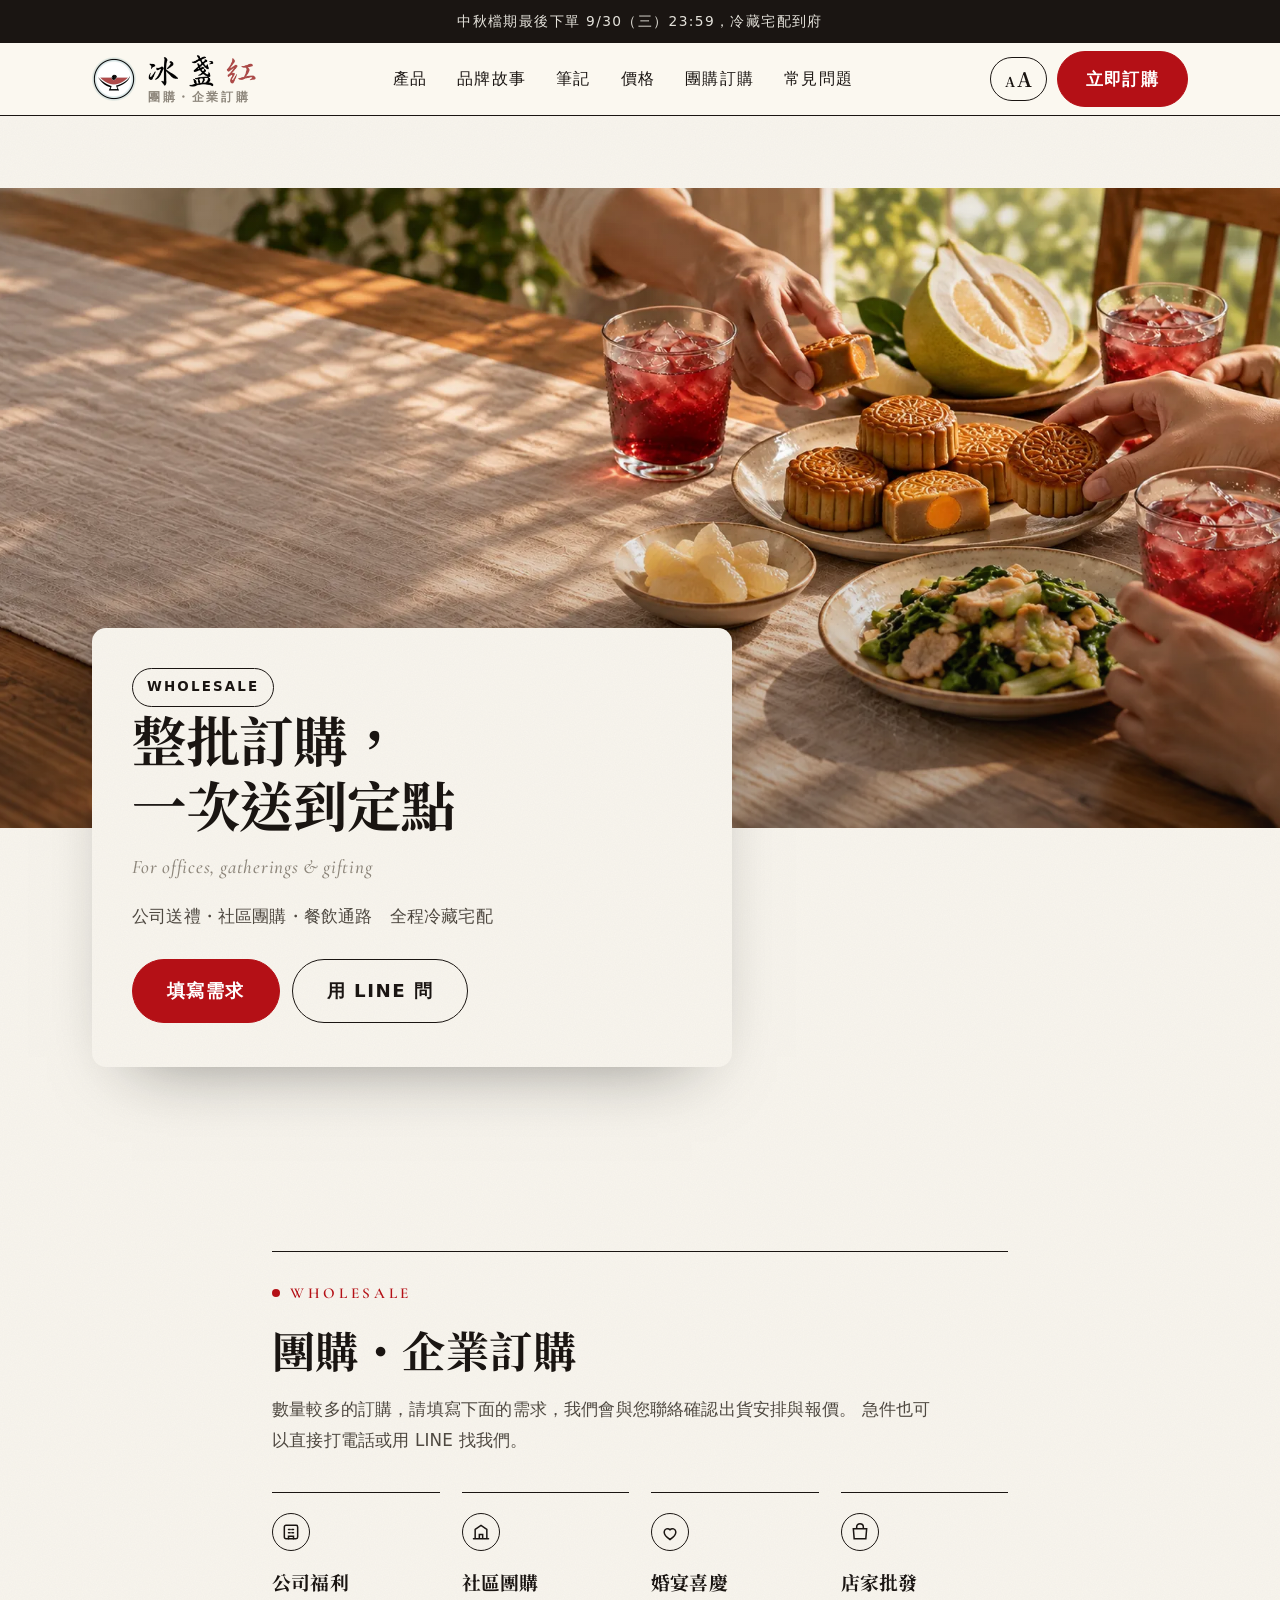
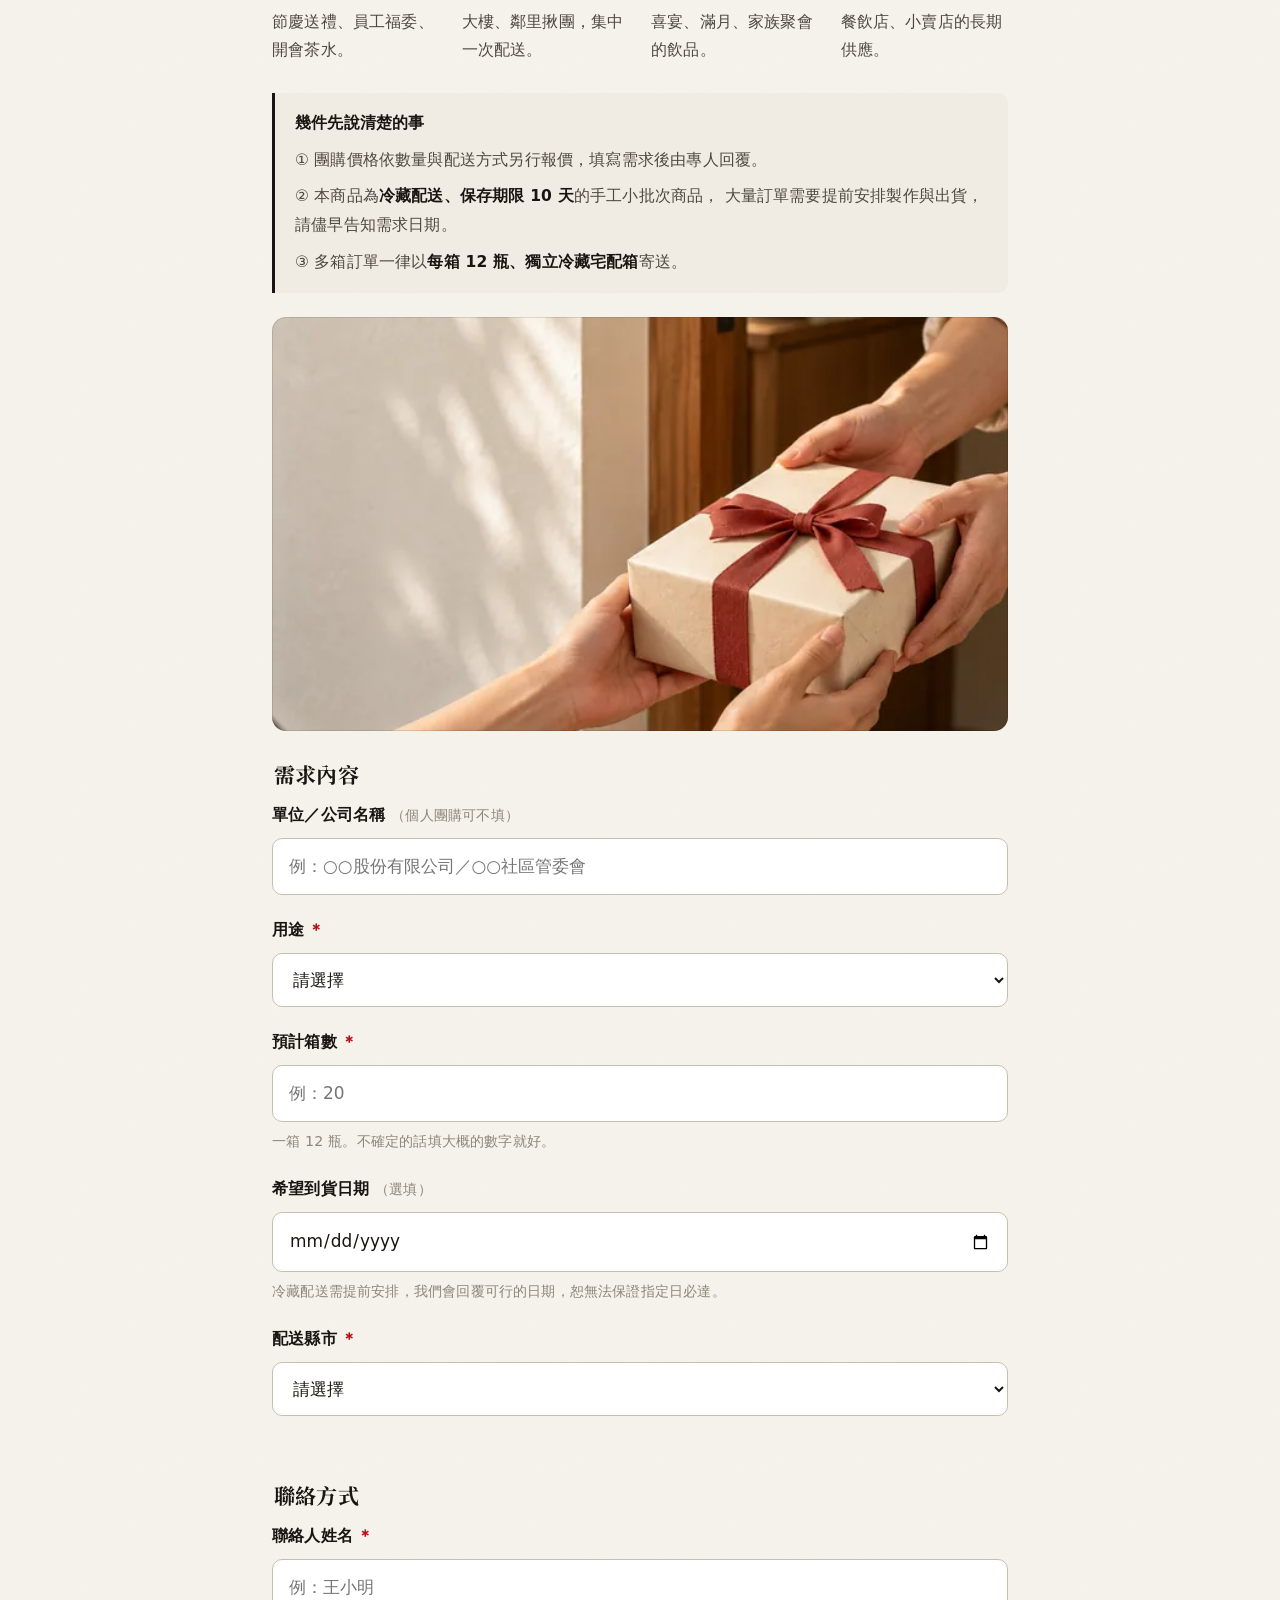
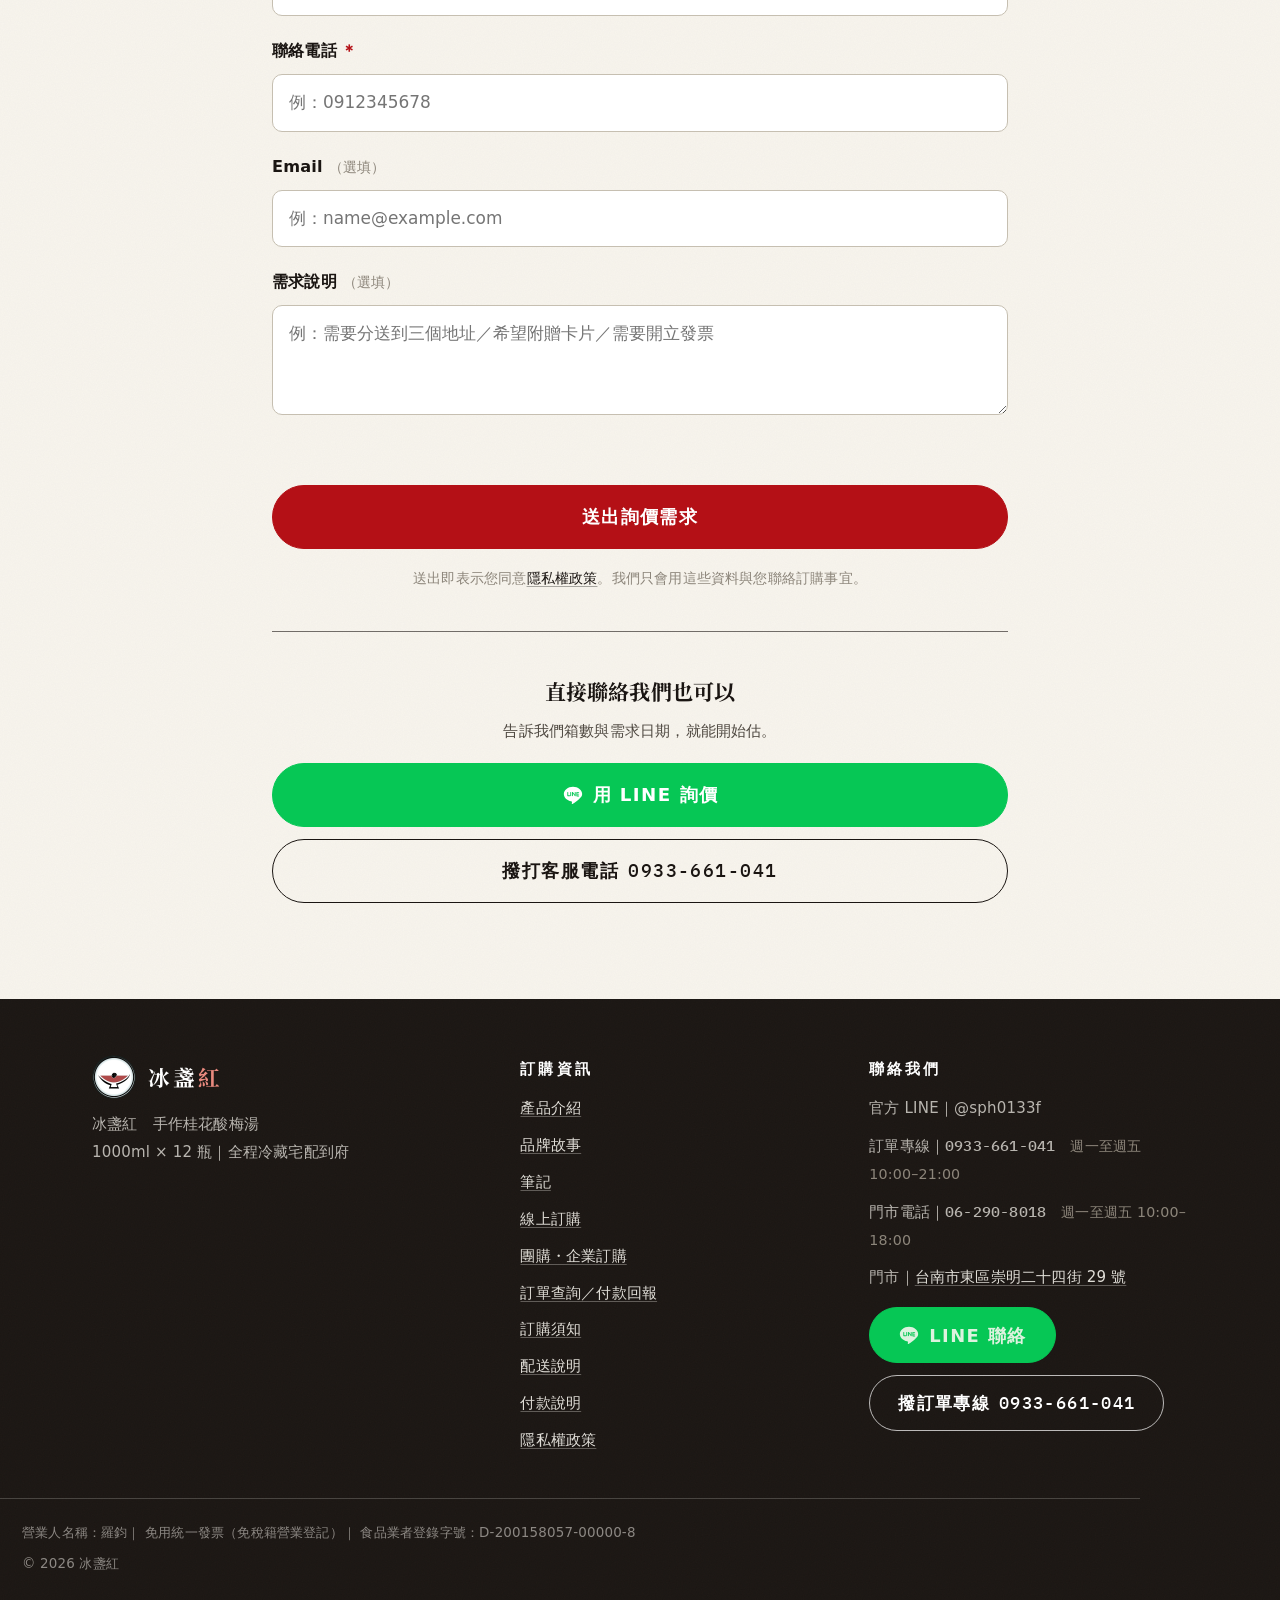
<file: wholesale.html>
<!DOCTYPE html>
<html lang="zh-Hant-TW">
<head>
<meta charset="utf-8">
<meta name="viewport" content="width=device-width, initial-scale=1">
<title>團購・企業訂購｜冰盞紅酸梅湯</title>
<meta name="description" content="冰盞紅酸梅湯團購與企業訂購詢價。公司福利、社區團購、婚宴喜慶、店家批發，填寫需求由專人與您聯絡。">
<link rel="canonical" href="https://vegeta1260-ai.github.io/bingzhanhong-site/wholesale.html">
<!-- @include:head -->
<meta name="theme-color" content="#161513">
<link rel="icon" href="assets/img/favicon.svg" type="image/svg+xml">
<link rel="preconnect" href="https://fonts.googleapis.com">
<link rel="preconnect" href="https://fonts.gstatic.com" crossorigin>
<!-- 標題宋體一個字重、英文 Cormorant 襯線（呼應標誌上的 Sour Plum Drink）、等寬體；內文用系統字，零下載 -->
<link href="https://fonts.googleapis.com/css2?family=Cormorant+Garamond:ital,wght@0,600;1,500&family=IBM+Plex+Mono:wght@500&family=Noto+Serif+TC:wght@700&display=swap" rel="stylesheet">
<link rel="stylesheet" href="assets/css/site.css?v=3c630b4d">
<!-- @end:head -->
<!-- @meta:auto -->
<meta property="og:url" content="https://vegeta1260-ai.github.io/bingzhanhong-site/wholesale.html">
<meta property="og:site_name" content="冰盞紅">
<meta property="og:image:width" content="1200">
<meta property="og:image:height" content="630">
<meta property="og:image:alt" content="冰盞紅 手作桂花酸梅湯">
<meta name="twitter:card" content="summary_large_image">
<meta name="twitter:title" content="團購・企業訂購｜冰盞紅酸梅湯">
<meta name="twitter:description" content="冰盞紅酸梅湯團購與企業訂購詢價。公司福利、社區團購、婚宴喜慶、店家批發，填寫需求由專人與您聯絡。">
<meta name="twitter:image" content="https://vegeta1260-ai.github.io/bingzhanhong-site/assets/img/og-cover.jpg">
<!-- @end:meta -->
</head>

<body class="has-bottombar">

<!-- @include:header sub="團購・企業訂購" -->
<a class="skip-link" href="#main">跳到主要內容</a>
<div class="ribbon"><span data-bzh="campaign.banner"></span></div>
<header class="site-header">
  <div class="wrap site-header__in">
    <a class="brand" href="index.html">
      <img class="brand__mark" src="assets/img/logo-mark.png" alt="" width="44" height="44">
      <span class="brand__txt">
        <img class="brand__wordmark" src="assets/img/wordmark.png" alt="冰盞紅" width="747" height="221">
        <span class="brand__sub">團購・企業訂購</span>
      </span>
    </a>
    <nav class="nav" aria-label="主選單">
      <a href="product.html">產品</a>
      <a href="story.html">品牌故事</a>
      <a href="notes.html">筆記</a>
      <a href="index.html#price">價格</a>
      <a href="wholesale.html">團購訂購</a>
      <a href="index.html#faq">常見問題</a>
    </nav>
    <div class="header-tools">
      <button class="fontsize" type="button" id="fontsize-toggle" aria-pressed="false" title="放大字體" aria-label="放大字體">
        <span class="fontsize__s">A</span><span class="fontsize__l">A</span>
      </button>
      <a class="btn btn--primary header-cta" href="order.html">立即訂購</a>
    </div>
  </div>
</header>
<!-- @end:header -->

<main id="main" tabindex="-1">

<!-- ===== Hero：滿版照片＋面板 ===== -->
<section class="hero hero--bleed">
  <div class="hero__media" data-ph="全景：聚餐餐桌，多人的手與數個杯子">
    <picture><source type="image/webp" srcset="assets/img/scene-party@480w.webp 480w, assets/img/scene-party@800w.webp 800w, assets/img/scene-party@1200w.webp 1200w, assets/img/scene-party.webp 1920w" sizes="100vw"><img src="assets/img/scene-party.jpg" data-fallback="assets/img/hero-wide.jpg" alt="聚餐場合的冰盞紅酸梅湯" width="1920" height="900" srcset="assets/img/scene-party@480w.jpg 480w, assets/img/scene-party@800w.jpg 800w, assets/img/scene-party@1200w.jpg 1200w, assets/img/scene-party.jpg 1920w" sizes="100vw"></picture>
  </div>
  <div class="hero__panel">
    <span class="hero__tag">WHOLESALE</span>
    <h1 class="hero__title">整批訂購，<br>一次送到定點</h1>
    <p class="hero__latin">For offices, gatherings & gifting</p>
    <p class="hero__sub">公司送禮・社區團購・餐飲通路　全程冷藏宅配</p>
    <div class="btn-row">
      <a class="btn btn--primary btn--lg" href="#wholesale-form">填寫需求</a>
      <a class="btn btn--ghost btn--lg" data-bzh-link="line" href="#">用 LINE 問</a>
    </div>
  </div>
</section>

<section class="sec">
  <div class="wrap wrap--narrow">
    <div class="sec-head">
      <span class="sec-kicker">WHOLESALE</span>
      <h2 class="sec-title">團購・企業訂購</h2>
      <p class="sec-lead">
        數量較多的訂購，請填寫下面的需求，我們會與您聯絡確認出貨安排與報價。
        急件也可以直接打電話或用 LINE 找我們。
      </p>
    </div>

    <div class="grid grid--4 mb-24">
      <div class="card">
        <span class="card__icon">
          <svg width="20" height="20" viewBox="0 0 24 24" fill="none" stroke="currentColor" stroke-width="1.8" stroke-linecap="round" aria-hidden="true">
            <rect x="4" y="4" width="16" height="16" rx="2"/><path d="M9 9h2M9 13h2M13 9h2M13 13h2M9 20v-3h6v3"/>
          </svg>
        </span>
        <h3 class="card__title">公司福利</h3>
        <p class="card__text">節慶送禮、員工福委、開會茶水。</p>
      </div>
      <div class="card">
        <span class="card__icon">
          <svg width="20" height="20" viewBox="0 0 24 24" fill="none" stroke="currentColor" stroke-width="1.8" stroke-linecap="round" aria-hidden="true">
            <path d="M3 20h18M5 20V9l7-5 7 5v11M10 20v-5h4v5"/>
          </svg>
        </span>
        <h3 class="card__title">社區團購</h3>
        <p class="card__text">大樓、鄰里揪團，集中一次配送。</p>
      </div>
      <div class="card">
        <span class="card__icon">
          <svg width="20" height="20" viewBox="0 0 24 24" fill="none" stroke="currentColor" stroke-width="1.8" stroke-linecap="round" aria-hidden="true">
            <path d="M12 21s-7-4.5-7-9a4 4 0 0 1 7-2.6A4 4 0 0 1 19 12c0 4.5-7 9-7 9z"/>
          </svg>
        </span>
        <h3 class="card__title">婚宴喜慶</h3>
        <p class="card__text">喜宴、滿月、家族聚會的飲品。</p>
      </div>
      <div class="card">
        <span class="card__icon">
          <svg width="20" height="20" viewBox="0 0 24 24" fill="none" stroke="currentColor" stroke-width="1.8" stroke-linecap="round" aria-hidden="true">
            <path d="M4 8h16l-1 12H5L4 8zM8 8V6a4 4 0 0 1 8 0v2"/>
          </svg>
        </span>
        <h3 class="card__title">店家批發</h3>
        <p class="card__text">餐飲店、小賣店的長期供應。</p>
      </div>
    </div>

    <div class="note mb-24">
      <p><strong>幾件先說清楚的事</strong></p>
      <p>① 團購價格依數量與配送方式另行報價，填寫需求後由專人回覆。</p>
      <p>② 本商品為<strong>冷藏配送、保存期限 <span data-bzh="product.shelfLife">10 天</span></strong>的手工小批次商品，
      大量訂單需要提前安排製作與出貨，請儘早告知需求日期。</p>
      <p>③ 多箱訂單一律以<strong>每箱 <span data-bzh="product.perBox">12 瓶</span>、獨立冷藏宅配箱</strong>寄送。</p>
    </div>

    <!-- ===== 送禮情境圖 ===== -->
    <figure class="ph ph--wide mb-24" data-ph="中景：雙手在門口交付繫緞帶的紙盒">
      <picture><source type="image/webp" srcset="assets/img/scene-gift@480w.webp 480w, assets/img/scene-gift.webp 600w" sizes="100vw"><img src="assets/img/scene-gift.jpg" data-fallback="assets/img/scene-party.jpg" alt="整箱冷藏宅配到對方家裡" loading="lazy" width="1200" height="675" srcset="assets/img/scene-gift@480w.jpg 480w, assets/img/scene-gift.jpg 600w" sizes="100vw"></picture>
      <figcaption class="ph__cap">整箱冷藏宅配到對方指定的地址，不用自己提。</figcaption>
    </figure>

    <!-- ===== 詢價表單 ===== -->
    <form id="wholesale-form" novalidate>
      <fieldset class="fieldset">
        <legend class="fieldset__title">需求內容</legend>

        <div class="field" id="f-org">
          <label class="field__label" for="org">單位／公司名稱<span class="opt-tag">（個人團購可不填）</span></label>
          <input class="input" type="text" id="org" placeholder="例：○○股份有限公司／○○社區管委會">
        </div>

        <div class="field" id="f-usage">
          <label class="field__label" for="usage">用途<span class="req">＊</span></label>
          <select class="select" id="usage">
            <option value="">請選擇</option>
            <option>公司福利／企業送禮</option>
            <option>社區・鄰里團購</option>
            <option>婚宴喜慶</option>
            <option>店家批發轉售</option>
            <option>其他</option>
          </select>
          <p class="field__err">請選擇用途。</p>
        </div>

        <div class="field" id="f-qty">
          <label class="field__label" for="qty">預計箱數<span class="req">＊</span></label>
          <input class="input" type="number" id="qty" inputmode="numeric" min="1" step="1" placeholder="例：20">
          <p class="field__hint">一箱 <span data-bzh="product.perBox">12 瓶</span>。不確定的話填大概的數字就好。</p>
          <p class="field__err">請填寫預計箱數（至少 1 箱）。</p>
        </div>

        <div class="field" id="f-when">
          <label class="field__label" for="when">希望到貨日期<span class="opt-tag">（選填）</span></label>
          <input class="input" type="date" id="when">
          <p class="field__hint">冷藏配送需提前安排，我們會回覆可行的日期，恕無法保證指定日必達。</p>
        </div>

        <div class="field" id="f-area">
          <label class="field__label" for="area">配送縣市<span class="req">＊</span></label>
          <select class="select" id="area"><option value="">請選擇</option></select>
          <p class="field__err">請選擇配送縣市。</p>
        </div>
        <div class="note note--warn hide mb-24" id="area-warn"></div>
      </fieldset>

      <fieldset class="fieldset">
        <legend class="fieldset__title">聯絡方式</legend>

        <div class="field" id="f-name">
          <label class="field__label" for="name">聯絡人姓名<span class="req">＊</span></label>
          <input class="input" type="text" id="name" autocomplete="name" placeholder="例：王小明">
          <p class="field__err">請填寫聯絡人姓名。</p>
        </div>

        <div class="field" id="f-phone">
          <label class="field__label" for="phone">聯絡電話<span class="req">＊</span></label>
          <input class="input" type="tel" id="phone" inputmode="tel" autocomplete="tel" placeholder="例：0912345678">
          <p class="field__err">請填寫正確的電話號碼。</p>
        </div>

        <div class="field" id="f-email">
          <label class="field__label" for="email">Email<span class="opt-tag">（選填）</span></label>
          <input class="input" type="email" id="email" inputmode="email" autocomplete="email" placeholder="例：name@example.com">
          <p class="field__err">Email 格式不正確，或請留白。</p>
        </div>

        <div class="field">
          <label class="field__label" for="note">需求說明<span class="opt-tag">（選填）</span></label>
          <textarea class="textarea" id="note" placeholder="例：需要分送到三個地址／希望附贈卡片／需要開立發票"></textarea>
        </div>

        <div style="position:absolute;left:-9999px" aria-hidden="true">
          <label for="website">請勿填寫</label>
          <input type="text" id="website" tabindex="-1" autocomplete="off">
        </div>
      </fieldset>

      <div class="note note--warn hide mb-24" id="api-warn">
        <p><strong>提醒：線上詢價功能尚未開通</strong></p>
        <p>按下送出後，系統會把您填的內容整理好並複製起來，請用官方 LINE 傳送給我們，我們會盡快回覆報價。</p>
      </div>

      <div class="note note--ok hide mb-24" id="ok">
        <p><strong>已收到您的需求，謝謝！</strong></p>
        <p>我們會盡快與您聯絡確認數量、日期與報價。若需要立即處理，也可以直接用官方 LINE 或電話找我們。</p>
      </div>

      <p class="field__err" id="submit-err">請確認上方標示紅字的欄位。</p>

      <button class="btn btn--primary btn--lg btn--block" type="submit" id="submit-btn">送出詢價需求</button>

      <p class="small center mt-16">
        送出即表示您同意<a href="info.html#privacy">隱私權政策</a>。我們只會用這些資料與您聯絡訂購事宜。
      </p>
    </form>

    <hr class="hr">

    <div class="center">
      <h2 class="fieldset__title">直接聯絡我們也可以</h2>
      <p class="fieldset__hint">告訴我們箱數與需求日期，就能開始估。</p>
      <div class="btn-row btn-row--stack">
        <a class="btn btn--line btn--lg btn--block" data-bzh-link="line" href="#">用 LINE 詢價</a>
        <a class="btn btn--tel btn--lg btn--block" data-bzh-link="tel" href="#">撥打客服電話 <span class="num" data-bzh="contact.tel"></span></a>
      </div>
    </div>
  </div>
</section>

</main>

<!-- @include:footer -->
<footer class="site-footer">
  <div class="wrap footer-grid">
    <div>
      <a class="brand" href="index.html" style="margin-bottom:12px">
        <img class="brand__mark" src="assets/img/logo-mark.png" alt="" width="38" height="38">
        <span class="brand__txt"><span class="brand__name" style="color:#fff">冰盞<i style="color:#E8897E">紅</i></span></span>
      </a>
      <p style="margin:0">
        <span data-bzh="brand.product">冰盞紅酸梅湯</span><br>
        <span data-bzh="product.spec">1000ml × 12 瓶</span>｜<span data-bzh="shipping.method">全程冷藏宅配到府</span>
      </p>
    </div>
    <div>
      <p class="footer-title">訂購資訊</p>
      <ul class="footer-list">
        <li><a href="product.html">產品介紹</a></li>
        <li><a href="story.html">品牌故事</a></li>
        <li><a href="notes.html">筆記</a></li>
        <li><a href="order.html">線上訂購</a></li>
        <li><a href="wholesale.html">團購・企業訂購</a></li>
        <li><a href="status.html">訂單查詢／付款回報</a></li>
        <li><a href="info.html#order">訂購須知</a></li>
        <li><a href="info.html#shipping">配送說明</a></li>
        <li><a href="info.html#payment">付款說明</a></li>
        <li><a href="info.html#privacy">隱私權政策</a></li>
      </ul>
    </div>
    <div>
      <p class="footer-title">聯絡我們</p>
      <ul class="footer-list">
        <li>官方 LINE｜<span data-bzh="contact.lineId">@sph0133f</span></li>
        <li>訂單專線｜<span class="num" data-bzh="contact.tel">0933-661-041</span>　<span class="small" data-bzh="contact.hours"></span></li>
        <li>門市電話｜<span class="num" data-bzh="contact.tel2">06-290-8018</span>　<span class="small" data-bzh="store.hours"></span></li>
        <li>門市｜<a data-bzh-link="map" href="#"><span data-bzh="store.address">台南市東區崇明二十四街 29 號</span></a></li>
      </ul>
      <div class="btn-row mt-16">
        <a class="btn btn--line" data-bzh-link="line" href="#">LINE 聯絡</a>
        <a class="btn btn--tel" data-bzh-link="tel" href="#">撥訂單專線</a>
      </div>
    </div>
  </div>
  <div class="wrap footer-legal">
    <p style="margin:0 0 6px">
      營業人名稱：<span data-bzh="legal.company">羅鈞</span>｜
      <span data-bzh="legal.taxNote">免用統一發票（免稅籍營業登記）</span>｜
      食品業者登錄字號：<span data-bzh="legal.foodReg">D-200158057-00000-8</span>
    </p>
    <p style="margin:0">© <span data-bzh="year">2026</span> 冰盞紅</p>
  </div>
</footer>
<!-- @end:footer -->

<!-- @include:bottombar -->
<div class="bottombar">
  <a class="btn btn--primary" href="order.html">立即訂購</a>
  <a class="btn btn--line" data-bzh-link="line" href="#">LINE</a>
  <a class="btn btn--tel" data-bzh-link="tel" href="#">電話</a>
</div>
<!-- @end:bottombar -->

<script type="application/ld+json">
{"@context":"https://schema.org","@type":"BreadcrumbList","itemListElement":[{"@type":"ListItem","position":1,"name":"首頁","item":"index.html"},{"@type":"ListItem","position":2,"name":"團購・企業訂購","item":"wholesale.html"}]}
</script>
<!-- @include:scripts -->
<script src="assets/js/config.js?v=1f799385"></script>
<script src="assets/js/site.js?v=9878116b"></script>
<!-- @end:scripts -->
<script src="assets/js/wholesale.js?v=dce83182"></script>
</body>
</html>
</file>
<file: assets/css/site.css>
/* ============================================================
   冰盞紅 — 設計系統 v2「墨與朱」
   ------------------------------------------------------------
   依業主提供的官方標誌重新定調：紙白・墨黑・朱紅。
   結構靠 1px 墨線與留白，不靠卡片框；朱紅只給價格、印章與主按鈕；
   LINE 綠只給 LINE 按鈕。標題宋體放大，英文用 Cormorant 襯線呼應
   標誌上的「Sour Plum Drink」。內文維持系統字與大字級，主客群含中高齡。
   ============================================================ */

/* ---------- 1. 權杖 ---------- */
:root{
  /* 色票取自官方棚拍實拍圖的量測值（_drive/ 內 10 張，中位數取樣）：
     瓶身紅 #B41016 / #B61117、水泥牆冷灰藍 #CDD4E0 / #D2D7E0、
     米白 #F5F2ED、木頭與烏梅的暖褐暗部 #452A1F / #573727。
     紙白改為偏冷一階，暗部改為暖黑，才接得住照片。 */
  --paper:      #F8F5EE;   /* 紙白（原 #FBF8F1 偏黃，照片是 #F5F2ED） */
  --paper-2:    #F1ECE3;   /* 交錯區 */
  --paper-3:    #E6DFD3;
  --surface:    #FFFFFF;

  /* 水泥牆冷灰藍：官方所有棚拍的背景色，原本完全缺席。
     用在墨底區塊與照片鄰接處，讓版面跟照片同一個世界。 */
  --slate:      #CDD4E0;
  --slate-2:    #9D9CAB;
  --slate-deep: #3B3F4A;

  --ink:        #1A1512;   /* 墨。照片暗部是暖褐，不是中性黑 */
  --ink-2:      #4E4840;
  --ink-3:      #8C857A;
  --ink-soft:   #4E4840;   /* 相容別名 */

  --line:       #E0DACE;   /* 淡線（分隔） */
  --line-2:     #C6BFB1;   /* 表單框 */
  --rule:       #1A1512;   /* 墨線（結構） */

  --red:        #B41016;   /* 朱紅。直接取自瓶身實拍量測值 */
  --red-deep:   #8B0C11;
  --red-soft:   #F8E6E4;

  --gold:       #B8891C;   /* 桂花金，極少量 */
  --gold-soft:  #F7EFD9;
  --tan:        #B8891C;   /* 相容別名 */
  --warm:       #B8891C;

  --green:      #1F5F4F;   /* 僅用於「成功」語意 */
  --green-deep: #17483B;
  --green-soft: #E6EEE9;

  --line-green:      #06C755;   /* LINE 平台色，只給 LINE 按鈕 */
  --line-green-deep: #05AE4B;

  --radius:     10px;
  --radius-lg:  14px;
  --ring:       0 0 0 3px rgba(22,21,19,.18);

  --serif: "Noto Serif TC","Songti TC","PMingLiU",serif;
  --latin: "Cormorant Garamond","Times New Roman",Georgia,serif;
  --sans:  "PingFang TC","Microsoft JhengHei","Noto Sans TC",system-ui,-apple-system,sans-serif;
  --mono:  "IBM Plex Mono",ui-monospace,"Cascadia Mono",monospace;

  --wrap: 1140px;

  --grain: url("data:image/svg+xml,%3Csvg xmlns='http://www.w3.org/2000/svg' width='200' height='200'%3E%3Cfilter id='n'%3E%3CfeTurbulence type='fractalNoise' baseFrequency='.85' numOctaves='2' stitchTiles='stitch'/%3E%3CfeColorMatrix values='0 0 0 0 .3 0 0 0 0 .26 0 0 0 0 .2 0 0 0 .05 0'/%3E%3C/filter%3E%3Crect width='100%25' height='100%25' filter='url(%23n)'/%3E%3C/svg%3E");
}

*,*::before,*::after{ box-sizing:border-box; }
/* --header-h 由 site.js 依實際量測寫入；導覽會換行時頁首會變高，寫死會蓋住錨點標題 */
html{ -webkit-text-size-adjust:100%; scroll-behavior:smooth; scroll-padding-top:calc(var(--header-h, 84px) + 16px); }
/* 保險絲：即使日後有元素算錯寬度，也不會讓整頁能左右滑 */
html,body{ max-width:100%; overflow-x:hidden; }
html.font-lg{ font-size:118%; }

body{
  margin:0;
  background:var(--grain), var(--paper);
  color:var(--ink);
  font-family:var(--sans);
  font-size:1.0625rem;
  line-height:1.85;
  letter-spacing:.01em;
  -webkit-font-smoothing:antialiased;
}
body.has-bottombar{ padding-bottom:88px; }
body.has-orderbar{ padding-bottom:100px; }

img{ max-width:100%; display:block; }
a{ color:var(--ink); text-decoration-color:rgba(22,21,19,.35); text-underline-offset:3px; }
a:hover{ color:var(--red); text-decoration-color:var(--red); }
:focus-visible{ outline:none; box-shadow:var(--ring); border-radius:3px; }

/* ---------- 2. 版面 ---------- */
.wrap{ width:100%; max-width:var(--wrap); margin:0 auto; padding:0 22px; }
.wrap--narrow{ max-width:780px; }

.sec{ padding:72px 0; }
.sec--alt{ background:var(--grain), var(--paper-2); }
.sec--deep{ background:var(--grain), var(--paper-3); }
.sec--tight{ padding:44px 0; }

/* 區塊標頭：一條墨線 + 拉丁眉標 + 大字宋體 */
.sec-head{ margin:0 0 36px; padding-top:22px; border-top:1px solid var(--rule); }
.sec-kicker{
  display:inline-flex; align-items:center; gap:10px; margin:0 0 14px;
  font-family:var(--latin); font-weight:600; font-size:.95rem;
  letter-spacing:.24em; text-transform:uppercase; color:var(--red);
}
.sec-kicker::before{ content:""; width:8px; height:8px; background:var(--red); border-radius:50%; flex:0 0 auto; }
.sec-title{
  margin:0; font-family:var(--serif); font-weight:700;
  font-size:clamp(1.85rem,4.4vw,2.7rem); line-height:1.32; letter-spacing:.01em;
  color:var(--ink); text-wrap:balance;
}
.sec-title em{ font-style:normal; color:var(--red); }
.sec-lead{ margin:16px 0 0; color:var(--ink-2); font-size:1.05rem; max-width:40em; }
.center .sec-head{ border-top:0; padding-top:0; }
.center .sec-kicker{ justify-content:center; }
.center .sec-lead{ margin-left:auto; margin-right:auto; }

/* ---------- 3. 品牌 ---------- */
.brand{ display:inline-flex; align-items:center; gap:12px; text-decoration:none; color:inherit; }
.brand__mark{ flex:0 0 auto; display:block; width:44px; height:44px; object-fit:contain; }
.brand__txt{ display:block; line-height:1.15; }
.brand__wordmark{ display:block; height:32px; width:auto; }
.brand__name{ display:block; font-family:var(--serif); font-weight:700; font-size:1.35rem; letter-spacing:.14em; color:var(--ink); }
.brand__name i{ font-style:normal; color:var(--red); }
.brand__sub{ display:block; margin-top:4px; font-family:var(--latin); font-weight:600; font-size:.74rem; letter-spacing:.22em; text-transform:uppercase; color:var(--ink-3); }
.site-footer .brand__wordmark{ display:none; }

/* ---------- 4. 按鈕 ---------- */
.btn{
  display:inline-flex; align-items:center; justify-content:center; gap:9px;
  min-height:56px; padding:0 28px;
  border:1.5px solid transparent; border-radius:999px;
  font-family:var(--sans); font-size:1.06rem; font-weight:700; letter-spacing:.08em;
  text-decoration:none; cursor:pointer; text-align:center; line-height:1.3;
  transition:background-color .15s, border-color .15s, color .15s, transform .15s;
}
.btn:active{ transform:translateY(1px); }
.btn--primary{ background:var(--red); color:#fff; border-color:var(--red); }
.btn--primary:hover{ background:var(--red-deep); border-color:var(--red-deep); color:#fff; }
.btn--ghost{ background:transparent; color:var(--ink); border-color:var(--ink); }
.btn--ghost:hover{ background:var(--ink); color:var(--paper); }
.btn--green{ background:var(--ink); color:var(--paper); border-color:var(--ink); }
.btn--green:hover{ background:#000; color:#fff; }
.btn--line{ background:var(--line-green); color:#fff; border-color:var(--line-green); font-size:1.12rem; letter-spacing:.08em; }
.btn--line:hover{ background:var(--line-green-deep); border-color:var(--line-green-deep); color:#fff; }
.btn--line svg{ width:22px; height:22px; flex:0 0 auto; }
.btn--tel{ background:transparent; color:var(--ink); border-color:var(--ink); }
.btn--tel:hover{ background:var(--ink); color:var(--paper); }
.btn--lg{ min-height:64px; font-size:1.14rem; padding:0 34px; }
.btn--block{ display:flex; width:100%; }
.btn[disabled]{ opacity:.4; pointer-events:none; }
.btn svg{ flex:0 0 auto; }
.btn-row{ display:flex; flex-wrap:wrap; gap:12px; }
.btn-row--stack{ flex-direction:column; }

/* ---------- 5. 頁首 ---------- */
.ribbon{
  background:var(--ink); color:rgba(251,248,241,.9);
  text-align:center; font-size:.86rem; letter-spacing:.1em; padding:9px 20px;
}
.ribbon b{ color:#fff; }
.site-header{
  position:sticky; top:0; z-index:60;
  background:rgba(251,248,241,.94); backdrop-filter:saturate(140%) blur(10px);
  border-bottom:1px solid var(--rule);
}
.site-header__in{ display:flex; align-items:center; justify-content:space-between; gap:16px; min-height:72px; }
.nav{ display:none; align-items:center; gap:30px; }
.nav a{ color:var(--ink); text-decoration:none; font-size:.98rem; letter-spacing:.08em; padding:6px 0; border-bottom:1.5px solid transparent; }
.nav a:hover{ border-bottom-color:var(--red); color:var(--ink); }
.header-cta{ display:none; }
.header-tools{ display:flex; align-items:center; gap:10px; }
.fontsize{
  display:inline-flex; align-items:center; gap:2px; min-height:44px; padding:0 14px;
  border:1.5px solid var(--ink); border-radius:999px; background:transparent; color:var(--ink);
  cursor:pointer; font-family:var(--serif); font-weight:700; line-height:1;
}
.fontsize__s{ font-size:.85rem; margin-top:.28em; } .fontsize__l{ font-size:1.25rem; }
.fontsize[aria-pressed="true"]{ background:var(--ink); color:var(--paper); }
.site-header--minimal .header-cta{ display:inline-flex; }

/* ---------- 6. Hero ---------- */
.hero{ padding:52px 0 64px; border-bottom:1px solid var(--rule); }
.hero__grid{ display:grid; gap:34px; align-items:center; }
.hero__tagrow{ display:flex; align-items:center; gap:16px; margin:0 0 22px; }
.hero__tag{
  display:inline-block; padding:6px 14px; border:1px solid var(--ink); border-radius:999px;
  font-size:.84rem; font-weight:700; letter-spacing:.16em; color:var(--ink); margin:0;
}
.seal{ display:inline-block; line-height:0; }
.seal svg{ width:54px; height:54px; }
.hero__title{
  margin:0 0 14px; font-family:var(--serif); font-weight:700;
  font-size:clamp(2.5rem,7.2vw,4.1rem); line-height:1.18; letter-spacing:-.005em;
  color:var(--ink); text-wrap:balance;
}
.hero__latin{
  margin:0 0 22px; font-family:var(--latin); font-style:italic; font-weight:500;
  font-size:1.35rem; letter-spacing:.04em; color:var(--ink-3);
}
.hero__sub{ margin:0 0 26px; font-size:1.06rem; color:var(--ink-2); }
.hero__sub b{ color:var(--ink); }
.hero__price{ display:flex; align-items:baseline; flex-wrap:wrap; gap:4px 12px; margin:0 0 8px; }
.hero__price .amt{
  font-family:var(--latin); font-weight:600; font-size:3.4rem; line-height:1;
  color:var(--red); letter-spacing:-.01em; font-variant-numeric:lining-nums;
}
.hero__price .unit{ font-size:1rem; color:var(--ink-2); letter-spacing:.06em; }
.hero__ship{ display:inline-flex; align-items:center; gap:8px; margin:0 0 30px; color:var(--ink); font-size:1rem; font-weight:700; letter-spacing:.06em; }
.hero__ship svg{ color:var(--red); }
.hero__note{ margin:16px 0 0; font-size:.9rem; color:var(--ink-3); letter-spacing:.02em; }

/* ---------- 7. 圖片 ---------- */
.ph{ position:relative; margin:0; overflow:hidden; border-radius:var(--radius-lg); background:var(--paper-3); aspect-ratio:4/3; }
.ph img{ width:100%; height:100%; object-fit:cover; }
.ph::before{ content:""; position:absolute; inset:0; border:1px solid rgba(22,21,19,.12); border-radius:inherit; pointer-events:none; z-index:1; }
.ph--tall{ aspect-ratio:3/4; }
.ph--square{ aspect-ratio:1/1; }
.ph--wide{ aspect-ratio:16/9; }
.ph.is-empty img{ display:none; }
.ph.is-empty::after{
  content:"【待製圖】\A" attr(data-ph); white-space:pre; text-align:center; padding:0 14px;
  position:absolute; inset:0; display:grid; place-items:center;
  color:var(--ink-3); font-size:.88rem; line-height:1.9; border:1px dashed var(--line-2); border-radius:inherit;
}

/* ---------- 8. 格線與「卡片」（其實是墨線上的段落） ---------- */
.grid{ display:grid; gap:22px; }
.grid--2{ grid-template-columns:1fr; }
.grid--3{ grid-template-columns:1fr; }
.grid--4{ grid-template-columns:repeat(2,1fr); }
.card{ background:transparent; border:0; border-top:1px solid var(--rule); border-radius:0; padding:20px 0 4px; box-shadow:none; }
.card__icon{ width:38px; height:38px; margin:0 0 14px; display:grid; place-items:center; border:1.5px solid var(--ink); border-radius:50%; color:var(--ink); }
.card__title{ margin:0 0 8px; font-family:var(--serif); font-size:1.18rem; font-weight:700; color:var(--ink); }
.card__text{ margin:0; color:var(--ink-2); font-size:.97rem; }

/* ---------- 9. 原料圖鑑 ---------- */
.ing-grid{ display:grid; gap:22px 14px; grid-template-columns:repeat(2,1fr); }
.ing{ text-align:center; padding:0; background:transparent; border:0; }
.ing__fig{ aspect-ratio:1/1; margin:0 0 14px; border-radius:50%; overflow:hidden; background:var(--paper-3); position:relative; box-shadow:0 0 0 1px rgba(22,21,19,.14); }
.ing__fig img{ width:100%; height:100%; object-fit:cover; }
.ing__fig.is-empty img{ display:none; }
.ing__fig.is-empty::after{ content:"待製圖"; position:absolute; inset:0; display:grid; place-items:center; color:var(--ink-3); font-size:.76rem; }
.ing__name{ display:block; font-family:var(--serif); font-size:1.2rem; font-weight:700; color:var(--ink); letter-spacing:.08em; }
.ing__desc{ display:block; margin-top:4px; font-size:.86rem; color:var(--ink-2); line-height:1.6; }
.ing-list{ display:flex; flex-wrap:wrap; gap:10px; margin:0; padding:0; list-style:none; }
.ing-list li{ border:1px solid var(--ink); border-radius:999px; padding:7px 18px; font-size:1rem; color:var(--ink); font-family:var(--serif); }

/* ---------- 10. 喝法 ---------- */
/* 四格並排時，圖必須等高、文字必須切齊。
   奇偶數給不同 aspect-ratio 會讓四欄高低參差，那是壞掉不是編排。 */
.drinks{ display:grid; gap:26px 18px; grid-template-columns:1fr; align-items:start; }
.drink{ background:transparent; border:0; display:grid; grid-template-rows:auto 1fr; align-content:start; }
.drink .ph{ aspect-ratio:4/5; }
.drink__body{ padding:16px 2px 0; }
.drink__no{ font-family:var(--latin); font-weight:600; font-size:1.1rem; letter-spacing:.14em; color:var(--red); display:block; margin-bottom:2px; }
.drink__name{ margin:0 0 6px; font-family:var(--serif); font-size:1.2rem; font-weight:700; }
.drink__text{ margin:0; font-size:.94rem; color:var(--ink-2); }

/* ---------- 11. 製程 ---------- */
.timeline{ list-style:none; margin:0; padding:0; position:relative; }
.timeline::before{ content:""; position:absolute; left:19px; top:12px; bottom:12px; width:1px; background:var(--rule); }
.timeline li{ position:relative; padding:0 0 28px 58px; }
.timeline li:last-child{ padding-bottom:0; }
.timeline__dot{ position:absolute; left:8px; top:2px; width:24px; height:24px; border-radius:50%; background:var(--paper); border:1.5px solid var(--ink); display:grid; place-items:center; font-family:var(--latin); font-weight:600; font-size:.8rem; color:var(--ink); }
.timeline__t{ display:block; font-family:var(--latin); font-weight:600; font-size:.9rem; letter-spacing:.18em; color:var(--red); }
.timeline__h{ margin:2px 0 5px; font-family:var(--serif); font-size:1.18rem; font-weight:700; }
.timeline__p{ margin:0; font-size:.94rem; color:var(--ink-2); }

/* ---------- 12. 收到後三步 ---------- */
.steps3{ display:grid; gap:14px; grid-template-columns:1fr; counter-reset:s; }
.step3{ border-top:1px solid var(--rule); padding:18px 0 4px; display:grid; grid-template-columns:48px 1fr; gap:14px; align-items:start; }
.step3::before{ counter-increment:s; content:counter(s); width:44px; height:44px; border-radius:50%; background:var(--ink); color:var(--paper); display:grid; place-items:center; font-family:var(--latin); font-size:1.4rem; font-weight:600; }
.step3 h3{ margin:0 0 4px; font-family:var(--serif); font-size:1.12rem; }
.step3 p{ margin:0; font-size:.95rem; color:var(--ink-2); }

/* ---------- 13. 購買方案 ---------- */
.plans{ display:grid; gap:18px; }
.plan{ position:relative; background:var(--surface); border:1px solid var(--line-2); border-radius:var(--radius-lg); padding:30px 26px; }
.plan--main{ border:1.5px solid var(--ink); }
.plan__badge{ position:absolute; top:-13px; left:24px; background:var(--red); color:#fff; border-radius:999px; padding:3px 14px; font-size:.8rem; font-weight:700; letter-spacing:.12em; }
.plan__title{ margin:0 0 4px; font-family:var(--serif); font-size:1.4rem; font-weight:700; }
.plan__spec{ margin:0 0 18px; color:var(--ink-2); font-size:1rem; letter-spacing:.04em; }
.plan__price{ display:flex; align-items:baseline; gap:8px; margin:0 0 10px; }
.plan__price .amt{ font-family:var(--latin); font-weight:600; font-size:3rem; line-height:1; color:var(--red); }
.plan__price .unit{ color:var(--ink-2); font-size:1rem; letter-spacing:.06em; }
.plan__note{ margin:0 0 22px; padding:12px 0 0; border-top:1px solid var(--line); font-size:.94rem; color:var(--ink-2); line-height:1.7; }
.plan__note strong{ color:var(--ink); }
.price-foot{ margin:24px 0 0; font-size:.94rem; color:var(--ink-3); }

/* ---------- 14. 規格條列 ---------- */
.spec-list{ margin:0; padding:0; list-style:none; border-top:1px solid var(--rule); }
.spec-list li{ display:grid; grid-template-columns:104px 1fr; align-items:baseline; gap:3px 16px; padding:14px 2px; border-bottom:1px solid var(--line); background:transparent; }
.spec-list .k{ color:var(--ink-3); font-size:.9rem; letter-spacing:.06em; }
.spec-list .v{ font-size:1.08rem; font-weight:700; color:var(--ink); }
.spec-list .v--plain{ font-weight:400; color:var(--ink); font-size:1rem; }
.spec-list .small{ grid-column:2; color:var(--ink-3); }

/* ---------- 15. 付款 ---------- */
.pay{ background:transparent; border:0; border-top:1px solid var(--rule); border-radius:0; padding:20px 0 0; }
.pay__name{ margin:0 0 8px; font-family:var(--serif); font-size:1.2rem; font-weight:700; color:var(--ink); }
.pay__desc{ margin:0 0 14px; color:var(--ink-2); font-size:.96rem; }
.pay__steps{ margin:0; padding-left:1.25em; color:var(--ink-2); font-size:.94rem; }
.pay__steps li{ margin-bottom:6px; }
.qr-slot{ max-width:220px; margin:0 auto; }

/* ---------- 16. 提示框 ---------- */
.note{ border-left:3px solid var(--ink); background:var(--paper-2); padding:16px 20px; border-radius:0 var(--radius) var(--radius) 0; font-size:.97rem; color:var(--ink-2); }
.note--warn{ border-left-color:var(--red); background:var(--red-soft); }
.note--ok{ border-left-color:var(--green); background:var(--green-soft); }
.note--red{ border-left-color:var(--red); background:var(--red-soft); }
.note strong,.note b{ color:var(--ink); }
.note p{ margin:0 0 8px; }
.note p:last-child{ margin:0; }

/* ---------- 17. FAQ ---------- */
.faq{ border-top:1px solid var(--rule); }
.faq details{ border-bottom:1px solid var(--line); background:transparent; border-radius:0; }
.faq summary{ cursor:pointer; list-style:none; padding:20px 44px 20px 2px; font-family:var(--serif); font-size:1.12rem; font-weight:700; color:var(--ink); position:relative; }
.faq summary::-webkit-details-marker{ display:none; }
.faq summary::after{ content:"＋"; position:absolute; right:6px; top:50%; transform:translateY(-50%); font-family:var(--latin); font-size:1.5rem; color:var(--red); font-weight:600; }
.faq details[open] summary::after{ content:"－"; }
.faq .faq__a{ padding:0 2px 22px; margin:0; color:var(--ink-2); max-width:60em; }

/* ---------- 18. 深色帶（墨）---------- */
.sec--ink,.contact-band{ background:var(--grain), var(--ink); color:rgba(251,248,241,.86); }
.sec--ink .sec-head,.contact-band .sec-head{ border-top-color:rgba(251,248,241,.4); }
.sec--ink .sec-title,.contact-band .sec-title{ color:#fff; }
.sec--ink .sec-lead,.contact-band .sec-lead{ color:rgba(251,248,241,.75); }
.sec--ink .sec-kicker,.contact-band .sec-kicker{ color:#E8897E; }
.sec--ink .sec-kicker::before,.contact-band .sec-kicker::before{ background:#E8897E; }
.sec--ink .btn--ghost,.contact-band .btn--ghost,.sec--ink .btn--tel,.contact-band .btn--tel{ color:#fff; border-color:rgba(255,255,255,.7); background:transparent; }
.sec--ink .btn--ghost:hover,.contact-band .btn--ghost:hover,.sec--ink .btn--tel:hover,.contact-band .btn--tel:hover{ background:#fff; color:var(--ink); border-color:#fff; }
.sec--ink .ph{ background:rgba(255,255,255,.06); }
.sec--ink .ph::before{ border-color:rgba(255,255,255,.18); }
.sec--ink .ph.is-empty::after{ color:rgba(251,248,241,.6); border-color:rgba(255,255,255,.3); }
.contact-band{ padding:72px 0; }
.contact-info{ margin:26px 0 0; font-size:1rem; color:rgba(251,248,241,.75); }
.contact-info b{ color:#fff; font-family:var(--mono); font-weight:500; letter-spacing:.06em; }

/* 送禮要點：::before 佔第一欄兩列，標題與說明都在第二欄 */
.gift-points{ display:grid; gap:0; grid-template-columns:1fr; margin:0; padding:0; list-style:none; border-top:1px solid rgba(251,248,241,.35); }
.gift-points li{ display:grid; grid-template-columns:22px 1fr; grid-template-rows:auto auto; column-gap:14px; row-gap:2px; align-items:start; padding:18px 0; border-bottom:1px solid rgba(251,248,241,.18); background:transparent; border-radius:0; }
.gift-points li::before{ content:""; grid-row:1 / 3; width:12px; height:12px; margin-top:9px; border-radius:50%; background:#E8897E; }
.gift-points b{ grid-column:2; color:#fff; font-family:var(--serif); font-size:1.12rem; }
.gift-points span{ grid-column:2; font-size:.94rem; color:rgba(251,248,241,.78); line-height:1.7; }

/* ---------- 19. 頁尾 ---------- */
.site-footer{ background:var(--grain), var(--ink); color:rgba(251,248,241,.7); padding:56px 0 36px; font-size:.94rem; }
.site-footer a{ color:rgba(251,248,241,.88); text-decoration-color:rgba(251,248,241,.3); }
.site-footer a:hover{ color:#fff; }
.site-footer .brand__name{ color:#fff; }
.site-footer .btn{ text-decoration:none; }
.site-footer .btn--tel{ color:#fff; border-color:rgba(255,255,255,.7); background:transparent; }
.site-footer .btn--tel:hover{ background:#fff; color:var(--ink); }
.footer-grid{ display:grid; gap:30px; }
.footer-title{ margin:0 0 12px; color:#fff; font-family:var(--latin); font-weight:600; font-size:.95rem; letter-spacing:.2em; text-transform:uppercase; }
.footer-list{ margin:0; padding:0; list-style:none; }
.footer-list li{ margin-bottom:9px; }
.footer-legal{ margin:34px 0 0; padding-top:22px; border-top:1px solid rgba(251,248,241,.2); font-size:.84rem; color:rgba(251,248,241,.5); }
.footer-legal--solo{ margin-top:0; border-top:0; padding-top:0; }

/* ---------- 20. 手機底部列 ---------- */
.bottombar{
  position:fixed; left:0; right:0; bottom:0; z-index:70;
  display:grid; grid-template-columns:1.5fr 1fr 1fr; gap:8px;
  padding:10px 12px calc(10px + env(safe-area-inset-bottom));
  background:rgba(251,248,241,.97); border-top:1px solid var(--rule);
}
.bottombar .btn{ min-height:54px; padding:0 6px; font-size:1rem; }
.bottombar .btn--line{ font-size:1.02rem; }

/* ---------- 21. 供貨狀態 ---------- */
.stockbar{ background:var(--gold-soft); color:var(--ink); border-bottom:1px solid var(--gold); text-align:center; padding:13px 20px; font-size:.96rem; font-weight:700; line-height:1.7; }
.stockbar--closed{ background:var(--red-soft); border-bottom-color:var(--red); color:var(--red-deep); }

/* ---------- 22. 長文 ---------- */
.prose{ max-width:34em; }
.prose p{ margin:0 0 22px; font-size:1.08rem; line-height:2; }
.prose p:last-child{ margin-bottom:0; }
.prose h3{ margin:36px 0 12px; font-family:var(--serif); font-size:1.3rem; }
/* 文章中段抽言：長文每隔幾段要有一個視覺停頓點，不然整篇是一堵字牆 */
.pull{ margin:34px 0; padding:22px 0; border-top:1px solid var(--rule); border-bottom:1px solid var(--rule); }
.pull p{
  margin:0; font-family:var(--serif); font-weight:700;
  font-size:clamp(1.15rem,2.6vw,1.5rem); line-height:1.8; letter-spacing:.03em;
  text-wrap:balance;
}
.pull em{ font-style:normal; color:var(--red); }
@media (min-width:760px){
  .pull{ margin:44px 0; padding:26px 0; }
}
.pullquote{ margin:40px 0; padding:0 0 0 26px; border-left:2px solid var(--red); font-family:var(--serif); font-size:1.4rem; line-height:1.85; color:var(--ink); }
.tbd-block{ border:1px dashed var(--line-2); border-radius:var(--radius); padding:20px 22px; background:var(--surface); color:var(--ink-3); font-size:.95rem; line-height:1.8; }
.tbd-block b{ display:block; color:var(--ink-2); margin-bottom:6px; }

/* ---------- 23. 圖文交錯 ---------- */
.feature{ display:grid; gap:26px; align-items:center; margin:0 0 56px; }
.feature:last-child{ margin-bottom:0; }
.feature h3{ margin:0 0 12px; font-family:var(--serif); font-size:1.5rem; }
.feature p{ margin:0 0 12px; color:var(--ink-2); }

/* ---------- 24. 首頁元素 ---------- */
.arc-divider{ display:flex; justify-content:center; padding:8px 0; }
.arc-divider svg{ width:220px; height:26px; display:block; }
.arc-divider path{ stroke:var(--ink); }
.intro-cards{ display:grid; gap:26px 18px; grid-template-columns:1fr; }
.intro-card{ display:block; text-decoration:none; color:inherit; background:transparent; border:0; border-radius:0; }
.intro-card:hover{ color:inherit; }
.intro-card:hover .ph img{ filter:brightness(.96); }
.intro-card .ph{ aspect-ratio:16/10; }
.intro-card__body{ padding:16px 2px 0; }
.intro-card__k{ font-family:var(--latin); font-weight:600; font-size:.9rem; letter-spacing:.2em; text-transform:uppercase; color:var(--red); display:block; margin-bottom:4px; }
.intro-card__t{ margin:0 0 6px; font-family:var(--serif); font-size:1.28rem; font-weight:700; }
.intro-card__d{ margin:0; font-size:.94rem; color:var(--ink-2); }
.intro-card__more{ display:inline-block; margin-top:10px; font-size:.92rem; color:var(--ink); font-weight:700; border-bottom:1.5px solid var(--red); }
.trio{ display:grid; gap:26px; grid-template-columns:1fr; }
.trio > div > .card__title{ font-size:1.25rem; margin-bottom:12px; }
.toc{ display:flex; flex-wrap:wrap; gap:8px; margin:0 0 28px; padding:0; list-style:none; }
.toc a{ display:inline-block; padding:8px 14px; border:1px solid var(--ink); border-radius:999px; text-decoration:none; font-size:.92rem; color:var(--ink); }
.toc a:hover{ background:var(--ink); color:var(--paper); }

/* ---------- 25. 提示訊息 ---------- */
.toast{ position:fixed; left:50%; bottom:calc(20px + env(safe-area-inset-bottom)); transform:translateX(-50%) translateY(16px); z-index:90; background:var(--ink); color:#fff; padding:12px 20px; border-radius:var(--radius); font-size:.98rem; max-width:90vw; text-align:center; opacity:0; pointer-events:none; transition:opacity .2s, transform .2s; }
.toast.is-on{ opacity:1; transform:translateX(-50%) translateY(0); }
body.has-bottombar .toast,body.has-orderbar .toast{ bottom:calc(104px + env(safe-area-inset-bottom)); }
.desktop-only{ display:none; }
@media (hover:hover) and (pointer:fine){ .desktop-only{ display:block; } }

/* ============================================================
   訂購表單
   ============================================================ */
.howto{ display:grid; gap:0; grid-template-columns:repeat(2,1fr); margin:0 0 26px; padding:0; counter-reset:h; border-top:1px solid var(--rule); }
.howto li{ list-style:none; padding:18px 8px 16px; display:grid; gap:6px; justify-items:center; text-align:center; border-bottom:1px solid var(--line); }
.howto li::before{ counter-increment:h; content:counter(h); width:42px; height:42px; border-radius:50%; background:var(--ink); color:var(--paper); display:grid; place-items:center; font-family:var(--latin); font-size:1.3rem; font-weight:600; }
.howto b{ font-size:1.02rem; font-family:var(--serif); }
.howto span{ font-size:.86rem; color:var(--ink-2); line-height:1.5; }

.steps{ display:flex; gap:8px; margin:0 0 28px; padding:0; list-style:none; }
.steps li{ flex:1; text-align:center; padding:10px 4px; border-bottom:2px solid var(--line-2); font-size:.9rem; color:var(--ink-3); letter-spacing:.04em; }
.steps li.is-active{ border-bottom-color:var(--red); color:var(--red); font-weight:700; }
.steps li.is-done{ border-bottom-color:var(--ink); color:var(--ink); }

.fieldset{ border:0; margin:0 0 40px; padding:0; }
.fieldset__title{ margin:0 0 6px; font-family:var(--serif); font-size:1.32rem; font-weight:700; color:var(--ink); }
.fieldset__hint{ margin:0 0 18px; color:var(--ink-2); font-size:.94rem; }

.opts{ display:grid; gap:12px; }
.opt{ position:relative; display:block; cursor:pointer; background:var(--surface); border:1px solid var(--line-2); border-radius:var(--radius-lg); padding:18px 18px 18px 56px; transition:border-color .15s, box-shadow .15s; }
.opt input{ position:absolute; left:18px; top:50%; transform:translateY(-50%); width:24px; height:24px; accent-color:var(--red); margin:0; }
.opt:hover{ border-color:var(--ink); }
.opt.is-checked{ border-color:var(--ink); box-shadow:inset 0 0 0 1px var(--ink); }
.opt__title{ display:block; font-size:1.1rem; font-weight:700; color:var(--ink); }
.opt__meta{ display:block; margin-top:4px; color:var(--ink-2); font-size:.94rem; }
.opt__price{ display:block; margin-top:8px; font-family:var(--latin); font-weight:600; font-size:1.8rem; line-height:1; color:var(--red); }
/* 方案卡帶縮圖：訂購頁原本一張圖都沒有，客人看不到自己在買什麼 */
.opt--pic{ display:grid; grid-template-columns:92px 1fr; gap:16px; align-items:center; padding:16px 16px 16px 52px; }
.opt__thumb{ display:block; border-radius:var(--radius); overflow:hidden; background:var(--paper-3); aspect-ratio:4/5; }
.opt__thumb img{ width:100%; height:100%; object-fit:cover; display:block; }
.opt--pic .opt__price{ margin-top:6px; }
@media (min-width:600px){
  .opt--pic{ grid-template-columns:120px 1fr; gap:20px; }
}
.opt__flag{ display:inline-block; margin-left:8px; padding:2px 10px; background:var(--red); color:#fff; border-radius:999px; font-size:.72rem; font-weight:700; letter-spacing:.08em; vertical-align:2px; }

.field{ margin:0 0 20px; }
.field__label{ display:block; margin:0 0 8px; font-size:1.01rem; font-weight:700; color:var(--ink); }
.field__label .req{ color:var(--red); margin-left:4px; }
.field__label .opt-tag{ color:var(--ink-3); font-weight:400; font-size:.89rem; margin-left:6px; }
.field__hint{ margin:6px 0 0; font-size:.89rem; color:var(--ink-3); }
.field__ok{ display:none; margin:6px 0 0; font-size:.9rem; color:var(--green); font-weight:700; }
.field.is-ok .field__ok{ display:block; }
.field.is-ok .field__hint{ display:none; }
.input,.textarea,.select{ width:100%; padding:15px 16px; background:var(--surface); color:var(--ink); border:1.5px solid var(--line-2); border-radius:var(--radius); font-family:var(--sans); font-size:1.06rem; line-height:1.5; }
.input:focus,.textarea:focus,.select:focus{ outline:none; border-color:var(--ink); box-shadow:var(--ring); }
.textarea{ min-height:110px; resize:vertical; }
.input.is-error,.textarea.is-error,.select.is-error{ border-color:var(--red); background:var(--red-soft); }
.field__err{ display:none; margin:8px 0 0; color:var(--red-deep); font-size:.94rem; font-weight:700; }
.field.has-error .field__err{ display:block; }
.check{ display:flex; align-items:center; gap:10px; margin:0 0 20px; cursor:pointer; font-size:1rem; }
.check input{ width:22px; height:22px; accent-color:var(--ink); margin:0; }

.remember-bar{ display:flex; flex-wrap:wrap; align-items:center; gap:10px 14px; background:var(--paper-2); border:1px solid var(--ink); border-radius:var(--radius); padding:14px 16px; margin:0 0 22px; font-size:.95rem; }
.remember-bar b{ color:var(--ink); }
.remember-bar .btn{ min-height:40px; padding:0 14px; font-size:.9rem; }

.summary{ background:var(--surface); border:1.5px solid var(--ink); border-radius:var(--radius-lg); padding:24px; margin:0 0 24px; }
.summary__title{ margin:0 0 14px; font-family:var(--serif); font-size:1.2rem; font-weight:700; color:var(--ink); }
.summary__row{ display:flex; justify-content:space-between; gap:16px; padding:9px 0; border-bottom:1px solid var(--line); font-size:.99rem; }
.summary__row:last-of-type{ border-bottom:0; }
.summary__row .k{ color:var(--ink-3); flex:0 0 auto; }
.summary__row .v{ text-align:right; font-weight:700; }
.summary__total{ display:flex; justify-content:space-between; align-items:baseline; margin-top:14px; padding-top:16px; border-top:1px solid var(--rule); }
.summary__total .k{ font-size:1.05rem; font-weight:700; }
.summary__total .v{ font-family:var(--latin); font-weight:600; font-size:2.2rem; line-height:1; color:var(--red); }
.summary.is-confirm{ border-color:var(--red); box-shadow:0 0 0 4px var(--red-soft); }
.summary.is-confirm .summary__title{ color:var(--red); }
.summary__confirm-note{ display:none; margin:14px 0 0; padding:12px 14px; background:var(--red-soft); border-radius:var(--radius); font-weight:700; color:var(--red-deep); }
.summary.is-confirm .summary__confirm-note{ display:block; }

.orderbar{ position:fixed; left:0; right:0; bottom:0; z-index:70; background:rgba(251,248,241,.97); border-top:1px solid var(--rule); padding:10px 16px calc(10px + env(safe-area-inset-bottom)); }
.orderbar__in{ max-width:var(--wrap); margin:0 auto; display:flex; align-items:center; justify-content:space-between; gap:14px; }
.orderbar__sum .k{ display:block; font-size:.8rem; color:var(--ink-3); letter-spacing:.06em; }
.orderbar__sum .v{ font-family:var(--latin); font-weight:600; font-size:1.8rem; line-height:1.1; color:var(--red); }
.orderbar .btn{ flex:1; max-width:280px; }

.done-hero{ text-align:center; padding:56px 0 8px; }
.done-mark{ width:84px; height:84px; margin:0 auto 22px; border-radius:50%; background:var(--ink); color:var(--paper); display:grid; place-items:center; font-size:2.4rem; }
.done-title{ margin:0 0 10px; font-family:var(--serif); font-size:2rem; color:var(--ink); }
.done-sub{ margin:0; color:var(--ink-2); font-size:1.06rem; }
.orderno{ display:inline-block; margin:22px 0 0; padding:12px 24px; background:var(--surface); border:1.5px dashed var(--red); border-radius:var(--radius); font-family:var(--mono); font-size:1.15rem; font-weight:500; letter-spacing:.06em; color:var(--ink); }
.bank-table{ width:100%; border-collapse:collapse; background:var(--surface); border:1px solid var(--line-2); border-radius:var(--radius); overflow:hidden; }
.bank-table th,.bank-table td{ padding:14px 16px; text-align:left; border-bottom:1px solid var(--line); }
.bank-table th{ width:108px; color:var(--ink-3); font-weight:400; font-size:.93rem; background:var(--paper-2); }
.bank-table td{ font-size:1.08rem; font-weight:700; letter-spacing:.03em; }
.bank-table tr:last-child th,.bank-table tr:last-child td{ border-bottom:0; }


/* ============================================================
   影像版面：滿版 hero、照片磁磚、出血帶、專欄、製程照片條
   ============================================================ */
.hero--bleed{ padding:0 0 56px; border-bottom:0; }
.hero__media{
  position:relative; overflow:hidden;
  width:100%;              /* 必須明確給寬，否則 aspect-ratio 會用高度反推寬度而撐破版面 */
  aspect-ratio:4/5;        /* 手機直式，比較有份量 */
  max-height:72vh;
  background:var(--paper-3);
}
.hero__media img{ width:100%; height:100%; object-fit:cover; object-position:60% 50%; }
.hero__media::after{ content:""; position:absolute; inset:0; background:linear-gradient(180deg, rgba(22,21,19,.05) 0%, rgba(22,21,19,0) 40%, rgba(22,21,19,.35) 100%); }
.hero__media.is-empty img{ display:none; }
.hero__media.is-empty::before{ content:"【待製圖】" attr(data-ph); position:absolute; inset:0; display:grid; place-items:center; color:var(--ink-3); font-size:.9rem; z-index:1; }
.hero__panel{ position:relative; z-index:2; background:var(--grain), var(--paper); border-radius:var(--radius-lg); padding:30px 24px 34px; margin:-56px 16px 0; box-shadow:0 30px 70px -40px rgba(22,21,19,.55); }
.hero--bleed .hero__title{ font-size:clamp(2.1rem,5.6vw,3.4rem); }
.hero--bleed .hero__latin{ margin-bottom:16px; font-size:1.2rem; }
.hero--bleed .hero__price .amt{ font-size:3rem; }

.tiles{ display:grid; gap:14px; grid-template-columns:repeat(2,1fr); }
.tile{ position:relative; display:block; aspect-ratio:3/4; overflow:hidden; border-radius:var(--radius-lg); background:var(--paper-3); color:#fff; text-decoration:none; }
/* 第一格是全景橫圖，手機也讓它跨滿一整列，避免橫幅被裁成直式只剩中間 */
.tile--wide{ grid-column:1 / -1; aspect-ratio:16/9; }
.tile img{ width:100%; height:100%; object-fit:cover; transition:transform .7s ease; }
.tile:hover img{ transform:scale(1.04); }
.tile::after{ content:""; position:absolute; inset:0; background:linear-gradient(180deg, rgba(22,21,19,0) 35%, rgba(22,21,19,.55) 70%, rgba(22,21,19,.85) 100%); }
.tile__body{ position:absolute; left:0; right:0; bottom:0; padding:18px 18px 20px; z-index:1; }
.tile__k{ display:block; font-family:var(--latin); font-weight:600; font-size:.82rem; letter-spacing:.2em; text-transform:uppercase; color:#E8897E; margin-bottom:4px; }
.tile__t{ display:block; margin:0 0 4px; font-family:var(--serif); font-size:1.3rem; line-height:1.3; color:#fff; }
.tile__d{ display:block; margin:0; font-size:.9rem; line-height:1.6; color:rgba(255,255,255,.86); }
.tile.is-empty img{ display:none; }
.tile.is-empty::before{ content:"【待製圖】" attr(data-ph); position:absolute; inset:0; display:grid; place-items:center; padding:20px; text-align:center; color:var(--ink-3); font-size:.85rem; }

.bleed{ position:relative; overflow:hidden; color:#fff; }
.bleed__bg{ position:absolute; inset:0; z-index:0; background:var(--ink); }
.bleed__bg img{ width:100%; height:100%; object-fit:cover; object-position:70% 50%; }
.bleed__bg::after{ content:""; position:absolute; inset:0; background:linear-gradient(90deg, rgba(22,21,19,.94) 0%, rgba(22,21,19,.8) 45%, rgba(22,21,19,.35) 100%); }
.bleed__bg.is-empty img{ display:none; }
.bleed > .wrap{ position:relative; z-index:1; }
.bleed .sec-head{ border-top-color:rgba(255,255,255,.4); }
.bleed .sec-title{ color:#fff; }
.bleed .sec-lead{ color:rgba(255,255,255,.8); }
.bleed .sec-kicker{ color:#E8897E; } .bleed .sec-kicker::before{ background:#E8897E; }
.bleed .gift-points{ border-top-color:rgba(255,255,255,.35); max-width:560px; }
.bleed .gift-points li{ border-bottom-color:rgba(255,255,255,.18); }
.bleed .gift-points b{ color:#fff; font-family:var(--serif); }
.bleed .gift-points span{ color:rgba(255,255,255,.78); }
.bleed .btn--ghost{ color:#fff; border-color:rgba(255,255,255,.7); }
.bleed .btn--ghost:hover{ background:#fff; color:var(--ink); }

.articles{ display:grid; gap:30px 22px; grid-template-columns:1fr; }
.article{ display:block; text-decoration:none; color:inherit; }
.article .ph{ aspect-ratio:4/3; margin-bottom:14px; }
.article:hover .ph img{ filter:brightness(.96); }
.article__k{ display:block; font-family:var(--latin); font-weight:600; font-size:.86rem; letter-spacing:.2em; text-transform:uppercase; color:var(--red); margin-bottom:4px; }
.article__t{ margin:0 0 8px; font-family:var(--serif); font-size:1.35rem; line-height:1.4; }
.article__d{ margin:0; font-size:.95rem; color:var(--ink-2); }
.article__more{ display:inline-block; margin-top:10px; font-size:.92rem; font-weight:700; border-bottom:1.5px solid var(--red); }

.strip{ display:grid; gap:14px; grid-template-columns:repeat(2,1fr); margin:0; padding:0; list-style:none; }
.strip li{ margin:0; }
@media (min-width:760px){
  /* 製程是有順序的五個步驟，讀者要照 01→05 掃過去。
     奇偶錯落會打斷那條閱讀線，五格時更明顯，所以這裡一律等高對齊。 */
  .strip li{ display:grid; grid-template-rows:auto 1fr; align-content:start; }
}
.strip .ph{ aspect-ratio:4/5; }
.strip figcaption{ margin-top:12px; }
/* .ph 是相對定位容器（放【待製圖】標籤用），圖說要 static 才不會疊在圖上 */
.ph__cap{ position:static; margin:12px 0 0; padding:0; font-size:.86rem; color:var(--ink-3); background:none; }
.strip__n{ display:block; font-family:var(--latin); font-weight:600; font-size:.9rem; letter-spacing:.18em; color:var(--red); }
.strip__t{ display:block; font-family:var(--serif); font-size:1.15rem; font-weight:700; margin:2px 0 4px; }
.strip__d{ display:block; font-size:.9rem; color:var(--ink-2); line-height:1.6; }

.essay{ max-width:680px; margin:0; }
.essay__head{ padding:0 0 26px; border-bottom:1px solid var(--rule); margin-bottom:28px; }
.essay h2{ font-family:var(--serif); font-size:clamp(1.7rem,4vw,2.3rem); line-height:1.35; margin:8px 0 12px; }
.essay .ph{ margin:0 0 28px; aspect-ratio:16/10; }
.essay p{ font-size:1.08rem; line-height:2; margin:0 0 22px; }
.essay + .essay{ margin-top:80px; }

@media (min-width:640px){
  .hero__media{ aspect-ratio:16/10; }
}
@media (min-width:760px){
  .articles{ grid-template-columns:repeat(3,1fr); }
  .strip{ grid-template-columns:repeat(5,1fr); gap:16px; }
  .strip__d{ font-size:.86rem; }
  .hero__panel{ margin:-120px auto 0; max-width:760px; padding:40px 40px 44px; }
}
@media (min-width:1000px){
  /* 大橫圖佔左上 2×1，右側一張高直圖跨兩列，左下兩張小圖——大小交錯才有編排感 */
  .tiles{
    grid-template-columns:1.15fr 1fr 0.95fr;
    grid-template-rows:auto clamp(250px,21vw,320px);  /* 第二列固定高，兩張小圖才會等高且維持橫式 */
    gap:16px;
  }
  .tile{ aspect-ratio:auto; }
  .tile--wide{ grid-column:1 / 3; grid-row:1 / 2; aspect-ratio:16/9; }
  .tile--tall{ grid-column:3 / 4; grid-row:1 / 3; aspect-ratio:auto; }
  .tile--sm{ grid-row:2 / 3; aspect-ratio:auto; height:100%; }
  /* 原本 21:9。那是風景照的比例，裝不下直立的瓶身——官方實拍是直立產品，
     超寬帶狀會把瓶蓋切掉。改 2:1，瓶身完整且仍有寬幅感。 */
  .hero__media{ aspect-ratio:2/1; max-height:78vh; }
  .hero__panel{ margin:-200px 0 0 calc((100% - var(--wrap)) / 2 + 22px); max-width:640px; }
}


/* 不對稱摘要卡：一大兩小 */
@media (min-width:900px){
  .intro-cards--feature{ grid-template-columns:1.4fr 1fr; grid-template-rows:auto auto; }
  .intro-cards--feature .intro-card:first-child{ grid-row:1 / 3; }
  .intro-cards--feature .intro-card:first-child .ph{ aspect-ratio:4/5; }
  .intro-cards--feature .intro-card:not(:first-child) .ph{ aspect-ratio:16/9; }
}
/* 手機：磁磚橫向滑動一列，不用捲那麼長 */
@media (max-width:639px){
  .tiles{ grid-template-columns:1fr; gap:14px; }
  .tile--wide{ aspect-ratio:16/10; }
  .tile--tall{ aspect-ratio:3/4; }
  .tile--sm{ aspect-ratio:4/3; }
}


/* ============================================================
   品牌理念區塊
   ============================================================ */
/* 宣言帶：一句大字，三行短語 */
.manifesto{ text-align:center; padding:80px 0; }
.manifesto__q{ margin:0 auto 30px; max-width:20em; font-family:var(--serif); font-weight:700; font-size:clamp(1.55rem,4vw,2.4rem); line-height:1.6; letter-spacing:.05em; text-wrap:balance; }
.manifesto__q span{ display:inline-block; }
.manifesto__q em{ font-style:normal; color:var(--red); }
.manifesto__lines{ display:flex; flex-wrap:wrap; justify-content:center; gap:12px 40px; margin:0; padding:0; list-style:none; font-family:var(--latin); font-weight:600; font-size:1.05rem; letter-spacing:.14em; color:var(--ink-2); }
.manifesto__lines li b{ font-family:var(--serif); font-weight:700; color:var(--ink); letter-spacing:.08em; margin-right:.4em; }

/* 三層風味：由淺到深的三條色帶 */
.layers{ display:grid; gap:2px; border-radius:var(--radius-lg); overflow:hidden; }
.layer{ display:grid; grid-template-columns:56px 1fr; gap:16px; align-items:center; padding:22px 22px; color:#fff; }
.layer:nth-child(1){ background:#C8353D; }
.layer:nth-child(2){ background:#9A1E27; }
.layer:nth-child(3){ background:#4A1A17; }
.layer__n{ font-family:var(--latin); font-weight:600; font-size:2rem; line-height:1; opacity:.85; }
.layer__t{ display:block; font-family:var(--serif); font-size:1.25rem; font-weight:700; }
.layer__d{ display:block; font-size:.92rem; opacity:.85; line-height:1.6; margin-top:2px; }

/* 四步喝法 */
.ritual{ display:grid; gap:0; grid-template-columns:1fr; border-top:1px solid var(--rule); counter-reset:r; margin:0; padding:0; list-style:none; }
.ritual li{ display:grid; grid-template-columns:72px 1fr; gap:18px; padding:26px 0; border-bottom:1px solid var(--line); }
.ritual__n{ font-family:var(--latin); font-weight:600; font-size:2.6rem; line-height:.9; color:var(--red); }
.ritual__t{ display:block; font-family:var(--serif); font-size:1.5rem; font-weight:700; letter-spacing:.12em; margin:0 0 6px; }
.ritual__t small{ font-family:var(--latin); font-weight:600; font-size:.95rem; letter-spacing:.2em; text-transform:uppercase; color:var(--ink-3); margin-left:10px; }
.ritual__d{ display:block; font-size:1rem; color:var(--ink-2); line-height:1.8; }

/* 店址卡 */
.store{ display:grid; gap:18px; border:1px solid var(--ink); border-radius:var(--radius-lg); padding:26px; background:var(--surface); }
.store__name{ margin:0; font-family:var(--serif); font-size:1.3rem; font-weight:700; }
.store__addr{ margin:0; font-size:1.08rem; }
.store__meta{ margin:0; color:var(--ink-2); font-size:.95rem; }

@media (min-width:760px){
  .ritual{ grid-template-columns:repeat(2,1fr); column-gap:40px; }
  .store{ grid-template-columns:1fr auto; align-items:center; }
}


/* ============================================================
   編排工具：出血、錯落、滿版引言
   ============================================================ */
/* 圖片延伸到視窗邊緣。min() 讓視窗比版心窄時退回一般邊距 */
@media (min-width:900px){
  .bleed-r{ margin-right:min(-22px, calc((100vw - 1140px) / -2 - 22px)); }
  .bleed-l{ margin-left:min(-22px, calc((100vw - 1140px) / -2 - 22px)); }
  .bleed-r .ph,.bleed-l .ph{ border-radius:var(--radius-lg); }
  .bleed-r .ph{ border-top-right-radius:0; border-bottom-right-radius:0; }
  .bleed-l .ph{ border-top-left-radius:0; border-bottom-left-radius:0; }
}

/* 圖文段落：文字欄窄、圖欄寬，比 1:1 更有主從 */
@media (min-width:900px){
  .feature--wide{ grid-template-columns:0.85fr 1.15fr; gap:56px; }
  .feature--wide.feature--flip{ grid-template-columns:1.15fr 0.85fr; }
  .feature__media .ph{ aspect-ratio:4/3; }
  .feature--tallpic .feature__media .ph{ aspect-ratio:3/4; }
}
.feature__cap{ margin:12px 0 0; font-size:.86rem; color:var(--ink-3); }
/* 補充說明：比內文小一階，左側朱線標示這是附註而非主張 */
.feature__note{
  margin-top:18px; padding-left:14px;
  border-left:2px solid var(--red);
  font-size:.9rem; line-height:1.85; color:var(--ink-2);
}
@media (min-width:900px){
  /* 出血側的圖說靠回版心，不要貼到視窗邊緣 */
  .bleed-l .feature__cap{ text-align:right; padding-right:0; }
  .bleed-r .feature__cap{ padding-left:0; }
}

/* 滿版引言帶：一句話撐一個區塊 */
.quote-band{ padding:96px 0; text-align:center; }
.quote-band p{
  margin:0 auto; max-width:22em;
  font-family:var(--serif); font-weight:700;
  font-size:clamp(1.5rem,3.6vw,2.3rem); line-height:1.75; letter-spacing:.04em;
  text-wrap:balance;
}
.quote-band em{ font-style:normal; color:var(--red); }
.quote-band cite{ display:block; margin-top:20px; font-style:normal; font-family:var(--latin); font-weight:600; font-size:.95rem; letter-spacing:.2em; text-transform:uppercase; color:var(--ink-3); }
.sec--ink .quote-band cite,.bleed .quote-band cite{ color:rgba(255,255,255,.6); }

/* 食材圖鑑：大小交錯 + 上下錯落，不再八個一模一樣 */
@media (min-width:640px){
  /* 只做上下錯落製造節奏。縮小尺寸會讓人以為是圖跑掉了，不做。 */
  .ing-grid--vary .ing:nth-child(even){ margin-top:44px; }
}

/* 標誌展示：墨底讓徽章發光 */
.markshow{ display:grid; gap:34px; align-items:center; }
.markshow__fig{ display:grid; place-items:center; aspect-ratio:1/1; max-width:320px; margin:0; border-radius:50%;
  background:radial-gradient(circle at 50% 45%, rgba(255,255,255,.10) 0%, rgba(255,255,255,.03) 62%, transparent 72%); }
.markshow__fig img{ width:74%; height:auto; filter:drop-shadow(0 18px 40px rgba(0,0,0,.45)); }
.markshow__list{ margin:0; padding:0; list-style:none; display:grid; gap:22px; }
.markshow__list li{ display:grid; grid-template-columns:58px 1fr; gap:20px; align-items:baseline; }
.markshow__ch{ font-family:var(--serif); font-size:2.6rem; font-weight:700; line-height:1; color:#fff; }
.markshow__list p{ margin:0; color:rgba(251,248,241,.8); font-size:1rem; line-height:1.85; }
@media (min-width:900px){ .markshow{ grid-template-columns:0.8fr 1.2fr; gap:60px; } }

/* 規格：左表右圖 */
@media (min-width:900px){
  .spec-split{ display:grid; grid-template-columns:1.1fr 0.9fr; gap:48px; align-items:start; }
}

/* ============================================================
   訂購流程圖解
   ============================================================ */
.flow{ list-style:none; margin:0; padding:0; display:grid; }
.flow__step{ position:relative; display:grid; grid-template-columns:54px 1fr; gap:18px; padding:0 0 30px; }
/* 連接線：手機直向串起來，桌機橫向 */
.flow__step::before{
  content:""; position:absolute; left:26px; top:60px; bottom:4px; width:1px;
  background:var(--rule); opacity:.2;
}
.flow__step:last-child::before{ display:none; }
.flow__icon{
  width:54px; height:54px; border-radius:50%; display:grid; place-items:center;
  border:1px solid rgba(22,21,19,.16); background:var(--paper); color:var(--red);
}
.sec--alt .flow__icon{ background:var(--paper-2); }
.flow__icon svg{ width:25px; height:25px; }
.flow__n{ font-family:var(--latin); font-weight:600; font-size:.78rem; letter-spacing:.2em;
          text-transform:uppercase; color:var(--ink-3); }
.flow__t{ margin:3px 0 7px; font-family:var(--serif); font-weight:700; font-size:1.1rem; letter-spacing:.02em; }
.flow__d{ margin:0; font-size:.94rem; line-height:1.85; color:var(--ink-2); }
.flow__d b{ color:var(--ink); font-weight:700; }
.flow__foot{ margin:6px 0 0; font-size:.9rem; color:var(--ink-3); }

@media (min-width:900px){
  .flow{ grid-template-columns:repeat(5,1fr); gap:22px; align-items:start; }
  .flow--4{ grid-template-columns:repeat(4,1fr); }
  /* align-content 預設會讓 auto 列吸收 li 被拉伸的剩餘空間，
     造成文字少的欄圖示列變高、文字往下掉。必須明確設為 start。 */
  .flow__step{ grid-template-columns:1fr; grid-template-rows:auto auto; align-content:start; gap:14px; padding:0; }
  .flow__d{ font-size:.9rem; }
  .flow__step::before{ left:54px; right:-24px; top:26px; bottom:auto; width:auto; height:1px; }
  .flow__foot{ margin-top:34px; }
}

/* 四步喝法：左圖右列。圖 sticky，捲動時陪著四個步驟走完 */
.ritual-split{ display:grid; gap:28px; }
.ritual-split .ritual{ margin:0; }
@media (min-width:900px){
  .ritual-split{ grid-template-columns:0.85fr 1.15fr; gap:52px; align-items:start; }
  .ritual-split .ph{ position:sticky; top:calc(var(--header-h, 84px) + 24px); }
}

/* 條文頁摘要盒：2000 字的法律條文，先給三句重點再進條文 */
.gist{ margin:0 0 38px; padding:26px 24px; border:1px solid var(--rule); border-radius:var(--radius-lg); background:var(--paper-2); }
.gist__t{ margin:0 0 16px; font-family:var(--serif); font-size:1.15rem; font-weight:700; letter-spacing:.04em; }
.gist__list{ margin:0; padding:0; list-style:none; counter-reset:g; display:grid; gap:14px; }
/* li 底下必須只有一個元素子節點。裸文字節點在 grid 容器裡會變成
   獨立的格線項目，被塞進 26px 那欄，結果是一個字一行。 */
.gist__list li{ display:grid; grid-template-columns:26px 1fr; gap:12px; align-items:baseline; font-size:.96rem; line-height:1.85; color:var(--ink-2); }
.gist__list li::before{ counter-increment:g; content:counter(g); font-family:var(--latin); font-weight:600; font-size:1.05rem; color:var(--red); }
.gist__list b{ color:var(--ink); }
.gist__foot{ margin:18px 0 0; padding-top:16px; border-top:1px solid var(--line); font-size:.9rem; color:var(--ink-3); }

/* 條文頁各節圖示 */
.fieldset__title--icon{ display:flex; align-items:center; gap:12px; }
.sec-ico{ flex:none; width:34px; height:34px; border-radius:50%; display:grid; place-items:center;
          border:1px solid rgba(22,21,19,.16); color:var(--red); }
.sec-ico svg{ width:18px; height:18px; }

/* 兩種瓶對照。線上賣的那一種給大一點的版位，主從要看得出來 */
.duo{ display:grid; gap:28px; }
.duo__item{ margin:0; }
.duo__item .ph{ aspect-ratio:1/1; border-radius:var(--radius-lg); overflow:hidden; background:var(--paper-3); }
.duo__item .ph img{ width:100%; height:100%; object-fit:cover; display:block; }
.duo__item figcaption{ padding:18px 2px 0; }
.duo__k{ font-family:var(--latin); font-weight:600; font-size:.8rem; letter-spacing:.2em; text-transform:uppercase; color:var(--ink-3); }
.duo__t{ margin:4px 0 2px; font-family:var(--serif); font-size:1.3rem; font-weight:700; display:flex; align-items:center; gap:10px; flex-wrap:wrap; }
.duo__flag{ padding:3px 11px; border-radius:999px; background:var(--red); color:#fff; font-family:var(--sans); font-size:.72rem; font-weight:700; letter-spacing:.08em; }
.duo__v{ margin:0 0 8px; font-family:var(--latin); font-weight:600; font-size:1.6rem; line-height:1; color:var(--red); }
.duo__d{ margin:0; font-size:.94rem; line-height:1.85; color:var(--ink-2); }
.duo__foot{ margin:26px 0 0; padding-top:18px; border-top:1px solid var(--line); font-size:.9rem; color:var(--ink-3); }
@media (min-width:820px){
  .duo{ grid-template-columns:0.85fr 1.15fr; gap:44px; align-items:start; }
}

/* 四步：中英文不可斷開 */
.manifesto__lines li{ white-space:nowrap; }
/* 窄螢幕改 2×2。四個並排需要 389px、實際只有 316px，
   flex 自然換行會變成 3+1，「暢喉」單獨掉一列很難看。
   2×2 是刻意的排法，而且剛好分成「看與聞」「小口與大口」。 */
@media (max-width:560px){
  .manifesto__lines{
    display:grid; grid-template-columns:repeat(2, auto);
    justify-content:center; gap:12px 30px;
    font-size:1rem; letter-spacing:.1em;
  }
}

/* 方案規格不要斷行。文案已縮短，這裡再加一道保險 */
.plan__spec{ text-wrap:nowrap; }
@media (max-width:400px){
  .plan__spec{ font-size:.94rem; }
}

/* 門市資訊：服務項目整段一起換行，不要把「路預約」三個字切掉 */
.store__meta .nb{ white-space:nowrap; }

/* 訂單進度條：把試算表的「付款狀態」「訂單狀態」兩欄
   合成客人看得懂的四段進度 */
.track{ list-style:none; margin:0 0 22px; padding:0; display:grid; grid-template-columns:repeat(4,1fr); }
.track__step{ position:relative; text-align:center; padding-top:26px; font-size:.85rem; color:var(--ink-3); }
/* 連接線畫在圓點的水平中線上，並且不超出第一個與最後一個圓點 */
.track__step::before{
  content:""; position:absolute; top:7px; left:-50%; width:100%; height:2px;
  background:var(--line-2);
}
.track__step:first-child::before{ display:none; }
.track__dot{
  position:absolute; top:0; left:50%; transform:translateX(-50%);
  width:16px; height:16px; border-radius:50%;
  background:var(--paper); box-shadow:inset 0 0 0 2px var(--line-2);
}
.track__step.is-done{ color:var(--ink-2); }
.track__step.is-done .track__dot{ background:var(--red); box-shadow:inset 0 0 0 2px var(--red); }
.track__step.is-done::before{ background:var(--red); }
.track__step.is-now{ color:var(--ink); font-weight:700; }
.track__step.is-now .track__dot{
  background:var(--red); box-shadow:inset 0 0 0 2px var(--red), 0 0 0 5px rgba(180,16,22,.16);
}
.track__step.is-now::before{ background:var(--red); }
.track__step.is-void{ color:var(--ink-3); opacity:.55; }
.track__note{
  margin:0 0 20px; padding:14px 16px; border-left:2px solid var(--red);
  background:var(--paper-2); font-size:.92rem; line-height:1.8; color:var(--ink-2);
}
.track__note--void{ border-left-color:var(--ink-3); }
@media (max-width:460px){
  .track{ font-size:.78rem; }
  .track__step{ padding-top:24px; }
}

/* 門市實拍兩張並排 */
.storeduo{ display:grid; gap:18px; }
.storeduo .ph{ aspect-ratio:3/4; border-radius:var(--radius-lg); overflow:hidden; }
.storeduo .ph img{ width:100%; height:100%; object-fit:cover; display:block; }
.storeduo .ph__cap{ padding:0 2px; }
@media (min-width:760px){ .storeduo{ grid-template-columns:1fr 1fr; gap:24px; } }

/* 故事頁門市區：左圖右資訊 */
.store--pic .store__pic{ margin:0; border-radius:var(--radius); overflow:hidden; aspect-ratio:3/4; }
.store--pic .store__pic img{ width:100%; height:100%; object-fit:cover; display:block; }
@media (min-width:720px){
  .store--pic{ grid-template-columns:0.72fr 1fr; align-items:center; gap:26px; }
  .store--pic .btn-row{ grid-column:2; }
}

/* 跳過導覽：鍵盤使用者不用 Tab 過整條導覽才進得了內容。
   平常移出畫面，只在取得焦點時現身。 */
.skip-link{
  position:absolute; left:-9999px; top:0; z-index:200;
  padding:12px 18px; background:var(--ink); color:var(--paper);
  font-size:.95rem; text-decoration:none; border-radius:0 0 var(--radius) 0;
}
.skip-link:focus{ left:0; }
#main:focus{ outline:none; }

/* ---------- 常見問題分組 ---------- */
.faq-nav{ display:flex; flex-wrap:wrap; gap:8px; margin:0 0 30px; }
.faq-nav a{
  padding:8px 16px; border:1px solid var(--rule); border-radius:999px;
  font-size:.9rem; color:var(--ink); text-decoration:none; background:transparent;
}
.faq-nav a:hover{ background:var(--ink); color:var(--paper); }
.faq-group{
  display:flex; align-items:baseline; gap:12px;
  margin:38px 0 14px; padding-bottom:10px;
  border-bottom:1px solid var(--rule);
  font-family:var(--serif); font-weight:700; font-size:1.15rem; letter-spacing:.04em;
  scroll-margin-top:calc(var(--header-h, 84px) + 16px);
}
.faq-group:first-of-type{ margin-top:0; }
.faq-group span{ font-family:var(--latin); font-size:.9rem; letter-spacing:.16em; color:var(--red); }

/* ---------- 雜項 ---------- */
.hr{ height:1px; background:var(--rule); border:0; margin:40px 0; opacity:.6; }
.center{ text-align:center; }
.mt-0{margin-top:0}.mt-8{margin-top:8px}.mt-16{margin-top:16px}.mt-24{margin-top:24px}.mt-32{margin-top:32px}
.mb-0{margin-bottom:0}.mb-16{margin-bottom:16px}.mb-24{margin-bottom:24px}
.small{ font-size:.89rem; color:var(--ink-3); }
.hide{ display:none !important; }
.tbd{ color:var(--ink-3); }
.num{ font-family:var(--mono); font-weight:500; font-variant-numeric:tabular-nums; }

/* ---------- 響應式 ---------- */
@media (min-width:640px){
  .ing-grid{ grid-template-columns:repeat(4,1fr); }
  .drinks{ grid-template-columns:repeat(2,1fr); }
  .howto{ grid-template-columns:repeat(4,1fr); }
}
@media (min-width:760px){
  body{ font-size:1.125rem; }
  .sec{ padding:96px 0; }
  .hero{ padding:72px 0 88px; }
  .grid--2{ grid-template-columns:repeat(2,1fr); }
  .grid--3{ grid-template-columns:repeat(3,1fr); }
  .grid--4{ grid-template-columns:repeat(4,1fr); }
  .plans{ grid-template-columns:repeat(2,1fr); }
  .steps3{ grid-template-columns:repeat(3,1fr); }
  .footer-grid{ grid-template-columns:1.25fr 1fr 1fr; }
  .timeline{ display:grid; grid-template-columns:repeat(2,1fr); gap:0 32px; }
  .timeline::before{ display:none; }
  .timeline li{ padding-left:52px; }
  .gift-points{ grid-template-columns:repeat(2,1fr); column-gap:32px; }
  .intro-cards{ grid-template-columns:repeat(3,1fr); }
  .feature{ grid-template-columns:1fr 1fr; gap:48px; }
  .feature--flip .feature__media{ order:-1; }
}
@media (min-width:900px){ .trio{ grid-template-columns:repeat(3,1fr); gap:36px; } }
@media (min-width:1000px){
  .hero__grid{ grid-template-columns:1.05fr .95fr; gap:64px; }
  .nav{ display:flex; }
  .header-cta{ display:inline-flex; }
  .bottombar{ display:none; }
  body.has-bottombar{ padding-bottom:0; }
  .drinks{ grid-template-columns:repeat(4,1fr); }
  .timeline{ grid-template-columns:repeat(4,1fr); gap:0 24px; }
  .timeline li{ padding:44px 0 0; }
  .timeline__dot{ left:0; top:0; }
}
@media (prefers-reduced-motion:reduce){ html{ scroll-behavior:auto; } *{ transition:none !important; animation:none !important; } }
@media print{ .site-header,.ribbon,.bottombar,.orderbar,.contact-band,.btn{ display:none !important; } body{ padding:0; background:#fff; } }
</file>
